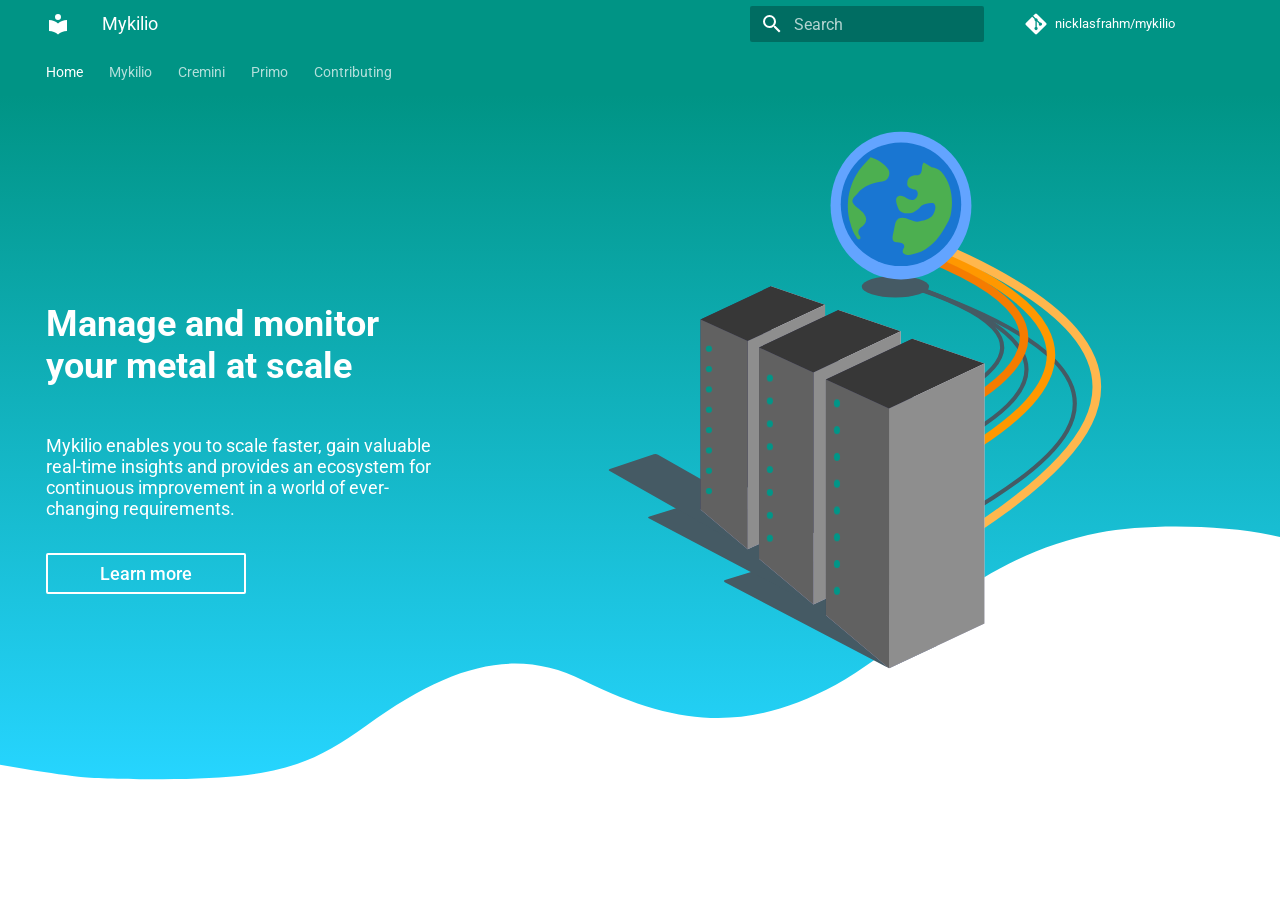
<file: index.html>
<!doctype html>
<html lang="en" class="no-js">
  <head>
    
      <meta charset="utf-8">
      <meta name="viewport" content="width=device-width,initial-scale=1">
      
      
      
      
        <link rel="canonical" href="https://mykil.io/index.html">
      
      <link rel="icon" href="assets/images/favicon.png">
      <meta name="generator" content="mkdocs-1.1.2, mkdocs-material-7.1.3">
    
    
      
        <title>Home - Mykilio</title>
      
    
    
      <link rel="stylesheet" href="assets/stylesheets/main.e35208c4.min.css">
      
        
        <link rel="stylesheet" href="assets/stylesheets/palette.ef6f36e2.min.css">
        
          
          
          <meta name="theme-color" content="#009485">
        
      
    
    
    
      
        
        <link rel="preconnect" href="https://fonts.gstatic.com" crossorigin>
        <link rel="stylesheet" href="https://fonts.googleapis.com/css?family=Roboto:300,400,400i,700%7CRoboto+Mono&display=fallback">
        <style>:root{--md-text-font-family:"Roboto";--md-code-font-family:"Roboto Mono"}</style>
      
    
    
    
      <link rel="stylesheet" href="assets/css/home.css">
    
    
      
    
    
  </head>
  
  
    
    
    
    
    
    <body dir="ltr" data-md-color-scheme="" data-md-color-primary="teal" data-md-color-accent="">
  
    
    <script>function __prefix(e){return new URL(".",location).pathname+"."+e}function __get(e,t=localStorage){return JSON.parse(t.getItem(__prefix(e)))}</script>
    
    <input class="md-toggle" data-md-toggle="drawer" type="checkbox" id="__drawer" autocomplete="off">
    <input class="md-toggle" data-md-toggle="search" type="checkbox" id="__search" autocomplete="off">
    <label class="md-overlay" for="__drawer"></label>
    <div data-md-component="skip">
      
    </div>
    <div data-md-component="announce">
      
    </div>
    
      <header class="md-header" data-md-component="header">
  <nav class="md-header__inner md-grid" aria-label="Header">
    <a href="." title="Mykilio" class="md-header__button md-logo" aria-label="Mykilio" data-md-component="logo">
      
  
  <svg xmlns="http://www.w3.org/2000/svg" viewBox="0 0 24 24"><path d="M12 8a3 3 0 0 0 3-3 3 3 0 0 0-3-3 3 3 0 0 0-3 3 3 3 0 0 0 3 3m0 3.54C9.64 9.35 6.5 8 3 8v11c3.5 0 6.64 1.35 9 3.54 2.36-2.19 5.5-3.54 9-3.54V8c-3.5 0-6.64 1.35-9 3.54z"/></svg>

    </a>
    <label class="md-header__button md-icon" for="__drawer">
      <svg xmlns="http://www.w3.org/2000/svg" viewBox="0 0 24 24"><path d="M3 6h18v2H3V6m0 5h18v2H3v-2m0 5h18v2H3v-2z"/></svg>
    </label>
    <div class="md-header__title" data-md-component="header-title">
      <div class="md-header__ellipsis">
        <div class="md-header__topic">
          <span class="md-ellipsis">
            Mykilio
          </span>
        </div>
        <div class="md-header__topic" data-md-component="header-topic">
          <span class="md-ellipsis">
            
              Home
            
          </span>
        </div>
      </div>
    </div>
    
    
    
      <label class="md-header__button md-icon" for="__search">
        <svg xmlns="http://www.w3.org/2000/svg" viewBox="0 0 24 24"><path d="M9.5 3A6.5 6.5 0 0 1 16 9.5c0 1.61-.59 3.09-1.56 4.23l.27.27h.79l5 5-1.5 1.5-5-5v-.79l-.27-.27A6.516 6.516 0 0 1 9.5 16 6.5 6.5 0 0 1 3 9.5 6.5 6.5 0 0 1 9.5 3m0 2C7 5 5 7 5 9.5S7 14 9.5 14 14 12 14 9.5 12 5 9.5 5z"/></svg>
      </label>
      
<div class="md-search" data-md-component="search" role="dialog">
  <label class="md-search__overlay" for="__search"></label>
  <div class="md-search__inner" role="search">
    <form class="md-search__form" name="search">
      <input type="text" class="md-search__input" name="query" aria-label="Search" placeholder="Search" autocapitalize="off" autocorrect="off" autocomplete="off" spellcheck="false" data-md-component="search-query" data-md-state="active" required>
      <label class="md-search__icon md-icon" for="__search">
        <svg xmlns="http://www.w3.org/2000/svg" viewBox="0 0 24 24"><path d="M9.5 3A6.5 6.5 0 0 1 16 9.5c0 1.61-.59 3.09-1.56 4.23l.27.27h.79l5 5-1.5 1.5-5-5v-.79l-.27-.27A6.516 6.516 0 0 1 9.5 16 6.5 6.5 0 0 1 3 9.5 6.5 6.5 0 0 1 9.5 3m0 2C7 5 5 7 5 9.5S7 14 9.5 14 14 12 14 9.5 12 5 9.5 5z"/></svg>
        <svg xmlns="http://www.w3.org/2000/svg" viewBox="0 0 24 24"><path d="M20 11v2H8l5.5 5.5-1.42 1.42L4.16 12l7.92-7.92L13.5 5.5 8 11h12z"/></svg>
      </label>
      <button type="reset" class="md-search__icon md-icon" aria-label="Clear" tabindex="-1">
        <svg xmlns="http://www.w3.org/2000/svg" viewBox="0 0 24 24"><path d="M19 6.41 17.59 5 12 10.59 6.41 5 5 6.41 10.59 12 5 17.59 6.41 19 12 13.41 17.59 19 19 17.59 13.41 12 19 6.41z"/></svg>
      </button>
    </form>
    <div class="md-search__output">
      <div class="md-search__scrollwrap" data-md-scrollfix>
        <div class="md-search-result" data-md-component="search-result">
          <div class="md-search-result__meta">
            Initializing search
          </div>
          <ol class="md-search-result__list"></ol>
        </div>
      </div>
    </div>
  </div>
</div>
    
    
      <div class="md-header__source">
        
<a href="https://github.com/nicklasfrahm/mykilio/" title="Go to repository" class="md-source" data-md-component="source">
  <div class="md-source__icon md-icon">
    
    <svg xmlns="http://www.w3.org/2000/svg" viewBox="0 0 448 512"><path d="M439.55 236.05 244 40.45a28.87 28.87 0 0 0-40.81 0l-40.66 40.63 51.52 51.52c27.06-9.14 52.68 16.77 43.39 43.68l49.66 49.66c34.23-11.8 61.18 31 35.47 56.69-26.49 26.49-70.21-2.87-56-37.34L240.22 199v121.85c25.3 12.54 22.26 41.85 9.08 55a34.34 34.34 0 0 1-48.55 0c-17.57-17.6-11.07-46.91 11.25-56v-123c-20.8-8.51-24.6-30.74-18.64-45L142.57 101 8.45 235.14a28.86 28.86 0 0 0 0 40.81l195.61 195.6a28.86 28.86 0 0 0 40.8 0l194.69-194.69a28.86 28.86 0 0 0 0-40.81z"/></svg>
  </div>
  <div class="md-source__repository">
    nicklasfrahm/mykilio
  </div>
</a>
      </div>
    
  </nav>
</header>
    
    <div class="md-container" data-md-component="container">
      
      
  
        
          
<nav class="md-tabs" aria-label="Tabs" data-md-component="tabs">
  <div class="md-tabs__inner md-grid">
    <ul class="md-tabs__list">
      
        
  
  
    
  


  <li class="md-tabs__item">
    <a href="index.html" class="md-tabs__link md-tabs__link--active">
      Home
    </a>
  </li>

      
        
  
  


  
  
  
    <li class="md-tabs__item">
      <a href="mykilio-overview.html" class="md-tabs__link">
        Mykilio
      </a>
    </li>
  

      
        
  
  


  
  
  
    <li class="md-tabs__item">
      <a href="cremini-overview.html" class="md-tabs__link">
        Cremini
      </a>
    </li>
  

      
        
  
  


  
  
  
    <li class="md-tabs__item">
      <a href="primo-overview.html" class="md-tabs__link">
        Primo
      </a>
    </li>
  

      
        
  
  


  <li class="md-tabs__item">
    <a href="contributing.html" class="md-tabs__link">
      Contributing
    </a>
  </li>

      
    </ul>
  </div>
</nav>
        
      
  <section class="home">
    <img class="home__background" src="assets/img/home-background.svg" draggable="false" />
    <div class="home__wrapper">
      <div class="home__main">
        <div class="home__content">
          <h1>Manage and monitor your metal at scale</h1>
          <p>
            Mykilio enables you to scale faster,
            gain valuable real-time insights and provides
            an ecosystem for continuous improvement in a
            world of ever-changing requirements.
          </p>
          <a href="/mykilio-overview.html" class="home__link">Learn more</a>
        </div>
        <img class="home__artwork" src="assets/img/home-artwork.svg" draggable="false" />
      </div>
    </div>
  </section>

      <main class="md-main" data-md-component="main">
        <div class="md-main__inner md-grid">
          
            
              
              <div class="md-sidebar md-sidebar--primary" data-md-component="sidebar" data-md-type="navigation" >
                <div class="md-sidebar__scrollwrap">
                  <div class="md-sidebar__inner">
                    

  


<nav class="md-nav md-nav--primary md-nav--lifted" aria-label="Navigation" data-md-level="0">
  <label class="md-nav__title" for="__drawer">
    <a href="." title="Mykilio" class="md-nav__button md-logo" aria-label="Mykilio" data-md-component="logo">
      
  
  <svg xmlns="http://www.w3.org/2000/svg" viewBox="0 0 24 24"><path d="M12 8a3 3 0 0 0 3-3 3 3 0 0 0-3-3 3 3 0 0 0-3 3 3 3 0 0 0 3 3m0 3.54C9.64 9.35 6.5 8 3 8v11c3.5 0 6.64 1.35 9 3.54 2.36-2.19 5.5-3.54 9-3.54V8c-3.5 0-6.64 1.35-9 3.54z"/></svg>

    </a>
    Mykilio
  </label>
  
    <div class="md-nav__source">
      
<a href="https://github.com/nicklasfrahm/mykilio/" title="Go to repository" class="md-source" data-md-component="source">
  <div class="md-source__icon md-icon">
    
    <svg xmlns="http://www.w3.org/2000/svg" viewBox="0 0 448 512"><path d="M439.55 236.05 244 40.45a28.87 28.87 0 0 0-40.81 0l-40.66 40.63 51.52 51.52c27.06-9.14 52.68 16.77 43.39 43.68l49.66 49.66c34.23-11.8 61.18 31 35.47 56.69-26.49 26.49-70.21-2.87-56-37.34L240.22 199v121.85c25.3 12.54 22.26 41.85 9.08 55a34.34 34.34 0 0 1-48.55 0c-17.57-17.6-11.07-46.91 11.25-56v-123c-20.8-8.51-24.6-30.74-18.64-45L142.57 101 8.45 235.14a28.86 28.86 0 0 0 0 40.81l195.61 195.6a28.86 28.86 0 0 0 40.8 0l194.69-194.69a28.86 28.86 0 0 0 0-40.81z"/></svg>
  </div>
  <div class="md-source__repository">
    nicklasfrahm/mykilio
  </div>
</a>
    </div>
  
  <ul class="md-nav__list" data-md-scrollfix>
    
      
      
      

  
  
    
  
  
    <li class="md-nav__item md-nav__item--active">
      
      <input class="md-nav__toggle md-toggle" data-md-toggle="toc" type="checkbox" id="__toc">
      
      
      
      <a href="index.html" class="md-nav__link md-nav__link--active">
        Home
      </a>
      
    </li>
  

    
      
      
      

  
  
  
    
    <li class="md-nav__item md-nav__item--nested">
      
      
        <input class="md-nav__toggle md-toggle" data-md-toggle="__nav_2" type="checkbox" id="__nav_2" >
      
      <label class="md-nav__link" for="__nav_2">
        Mykilio
        <span class="md-nav__icon md-icon"></span>
      </label>
      <nav class="md-nav" aria-label="Mykilio" data-md-level="1">
        <label class="md-nav__title" for="__nav_2">
          <span class="md-nav__icon md-icon"></span>
          Mykilio
        </label>
        <ul class="md-nav__list" data-md-scrollfix>
          
            
  
  
  
    <li class="md-nav__item">
      <a href="mykilio-overview.html" class="md-nav__link">
        Overview
      </a>
    </li>
  

          
            
  
  
  
    <li class="md-nav__item">
      <a href="mykilio-architecture.html" class="md-nav__link">
        Architecture
      </a>
    </li>
  

          
            
  
  
  
    <li class="md-nav__item">
      <a href="mykilio-resource-properties.html" class="md-nav__link">
        Resource properties
      </a>
    </li>
  

          
            
  
  
  
    <li class="md-nav__item">
      <a href="mykilio-core-api.html" class="md-nav__link">
        Core API
      </a>
    </li>
  

          
            
  
  
  
    <li class="md-nav__item">
      <a href="mykilio-baremetal-api.html" class="md-nav__link">
        Baremetal API
      </a>
    </li>
  

          
            
  
  
  
    <li class="md-nav__item">
      <a href="mykilio-miscellaneous.html" class="md-nav__link">
        Miscellaneous
      </a>
    </li>
  

          
        </ul>
      </nav>
    </li>
  

    
      
      
      

  
  
  
    
    <li class="md-nav__item md-nav__item--nested">
      
      
        <input class="md-nav__toggle md-toggle" data-md-toggle="__nav_3" type="checkbox" id="__nav_3" >
      
      <label class="md-nav__link" for="__nav_3">
        Cremini
        <span class="md-nav__icon md-icon"></span>
      </label>
      <nav class="md-nav" aria-label="Cremini" data-md-level="1">
        <label class="md-nav__title" for="__nav_3">
          <span class="md-nav__icon md-icon"></span>
          Cremini
        </label>
        <ul class="md-nav__list" data-md-scrollfix>
          
            
  
  
  
    <li class="md-nav__item">
      <a href="cremini-overview.html" class="md-nav__link">
        Overview
      </a>
    </li>
  

          
            
  
  
  
    <li class="md-nav__item">
      <a href="cremini-management-bus-interface.html" class="md-nav__link">
        Management bus interface
      </a>
    </li>
  

          
            
  
  
  
    <li class="md-nav__item">
      <a href="cremini-blade-atmega328p.html" class="md-nav__link">
        Blade (ATmega328P)
      </a>
    </li>
  

          
        </ul>
      </nav>
    </li>
  

    
      
      
      

  
  
  
    
    <li class="md-nav__item md-nav__item--nested">
      
      
        <input class="md-nav__toggle md-toggle" data-md-toggle="__nav_4" type="checkbox" id="__nav_4" >
      
      <label class="md-nav__link" for="__nav_4">
        Primo
        <span class="md-nav__icon md-icon"></span>
      </label>
      <nav class="md-nav" aria-label="Primo" data-md-level="1">
        <label class="md-nav__title" for="__nav_4">
          <span class="md-nav__icon md-icon"></span>
          Primo
        </label>
        <ul class="md-nav__list" data-md-scrollfix>
          
            
  
  
  
    <li class="md-nav__item">
      <a href="primo-overview.html" class="md-nav__link">
        Overview
      </a>
    </li>
  

          
        </ul>
      </nav>
    </li>
  

    
      
      
      

  
  
  
    <li class="md-nav__item">
      <a href="contributing.html" class="md-nav__link">
        Contributing
      </a>
    </li>
  

    
  </ul>
</nav>
                  </div>
                </div>
              </div>
            
            
          
          <div class="md-content" data-md-component="content">
            <article class="md-content__inner md-typeset">
              
              
                


              
            </article>
          </div>
        </div>
        
          <a href="#" class="md-top md-icon" data-md-component="top" data-md-state="hidden">
            <svg xmlns="http://www.w3.org/2000/svg" viewBox="0 0 24 24"><path d="M13 20h-2V8l-5.5 5.5-1.42-1.42L12 4.16l7.92 7.92-1.42 1.42L13 8v12z"/></svg>
          </a>
        
      </main>
      
    </div>
    <div class="md-dialog" data-md-component="dialog">
      <div class="md-dialog__inner md-typeset"></div>
    </div>
    <script id="__config" type="application/json">{"base": ".", "features": ["navigation.instant", "navigation.tabs", "navigation.top"], "translations": {"clipboard.copy": "Copy to clipboard", "clipboard.copied": "Copied to clipboard", "search.config.lang": "en", "search.config.pipeline": "trimmer, stopWordFilter", "search.config.separator": "[\\s\\-]+", "search.placeholder": "Search", "search.result.placeholder": "Type to start searching", "search.result.none": "No matching documents", "search.result.one": "1 matching document", "search.result.other": "# matching documents", "search.result.more.one": "1 more on this page", "search.result.more.other": "# more on this page", "search.result.term.missing": "Missing"}, "search": "assets/javascripts/workers/search.fe42c31b.min.js", "version": null}</script>
    
    
      <script src="assets/javascripts/bundle.4ea5477f.min.js"></script>
      
    
  </body>
</html>
</file>
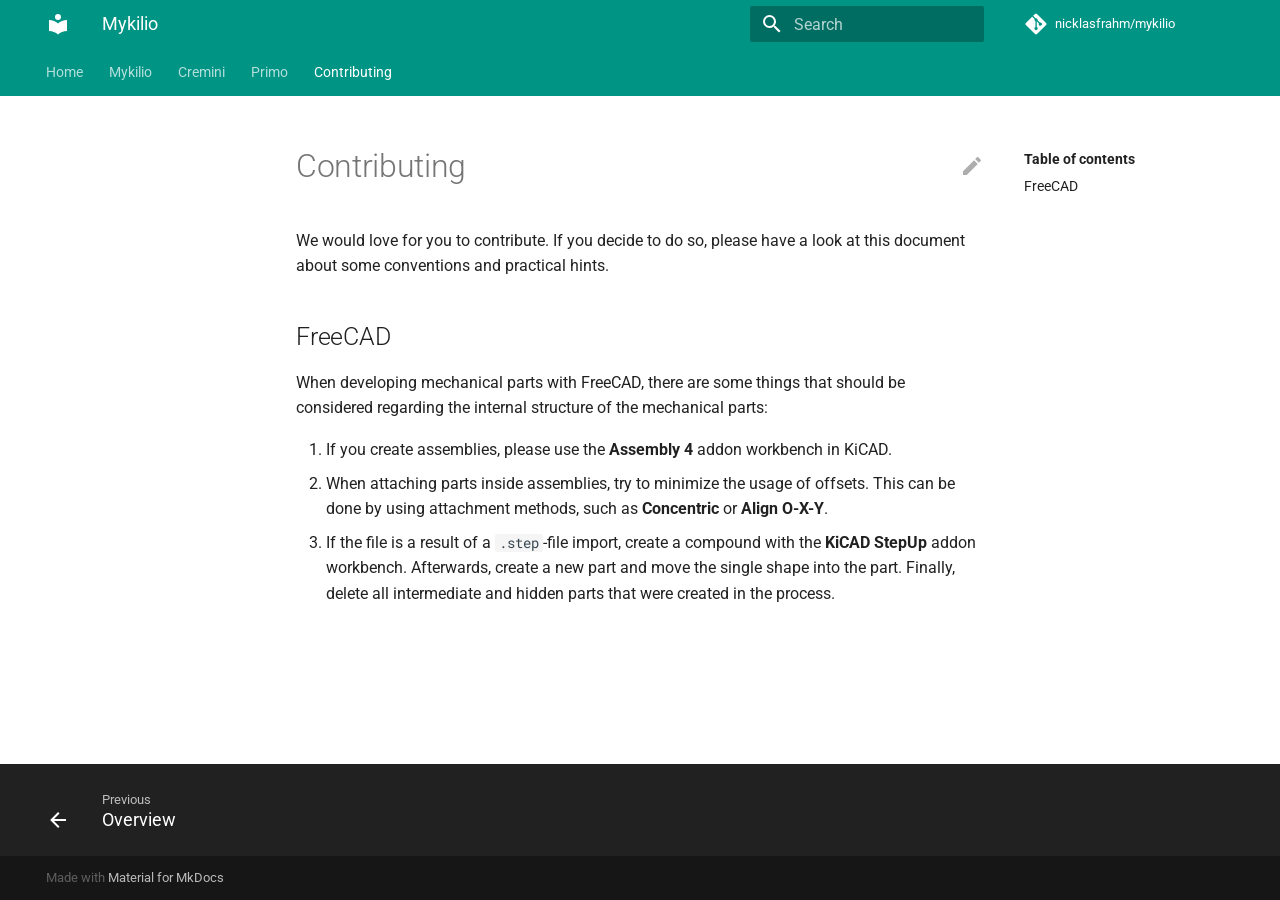
<file: contributing.html>
<!doctype html>
<html lang="en" class="no-js">
  <head>
    
      <meta charset="utf-8">
      <meta name="viewport" content="width=device-width,initial-scale=1">
      
      
      
      
        <link rel="canonical" href="https://mykil.io/contributing.html">
      
      <link rel="icon" href="assets/images/favicon.png">
      <meta name="generator" content="mkdocs-1.1.2, mkdocs-material-7.1.3">
    
    
      
        <title>Contributing - Mykilio</title>
      
    
    
      <link rel="stylesheet" href="assets/stylesheets/main.e35208c4.min.css">
      
        
        <link rel="stylesheet" href="assets/stylesheets/palette.ef6f36e2.min.css">
        
          
          
          <meta name="theme-color" content="#009485">
        
      
    
    
    
      
        
        <link rel="preconnect" href="https://fonts.gstatic.com" crossorigin>
        <link rel="stylesheet" href="https://fonts.googleapis.com/css?family=Roboto:300,400,400i,700%7CRoboto+Mono&display=fallback">
        <style>:root{--md-text-font-family:"Roboto";--md-code-font-family:"Roboto Mono"}</style>
      
    
    
    
      <link rel="stylesheet" href="assets/css/home.css">
    
    
      
    
    
  </head>
  
  
    
    
    
    
    
    <body dir="ltr" data-md-color-scheme="" data-md-color-primary="teal" data-md-color-accent="">
  
    
    <script>function __prefix(e){return new URL(".",location).pathname+"."+e}function __get(e,t=localStorage){return JSON.parse(t.getItem(__prefix(e)))}</script>
    
    <input class="md-toggle" data-md-toggle="drawer" type="checkbox" id="__drawer" autocomplete="off">
    <input class="md-toggle" data-md-toggle="search" type="checkbox" id="__search" autocomplete="off">
    <label class="md-overlay" for="__drawer"></label>
    <div data-md-component="skip">
      
        
        <a href="#contributing" class="md-skip">
          Skip to content
        </a>
      
    </div>
    <div data-md-component="announce">
      
    </div>
    
      <header class="md-header" data-md-component="header">
  <nav class="md-header__inner md-grid" aria-label="Header">
    <a href="." title="Mykilio" class="md-header__button md-logo" aria-label="Mykilio" data-md-component="logo">
      
  
  <svg xmlns="http://www.w3.org/2000/svg" viewBox="0 0 24 24"><path d="M12 8a3 3 0 0 0 3-3 3 3 0 0 0-3-3 3 3 0 0 0-3 3 3 3 0 0 0 3 3m0 3.54C9.64 9.35 6.5 8 3 8v11c3.5 0 6.64 1.35 9 3.54 2.36-2.19 5.5-3.54 9-3.54V8c-3.5 0-6.64 1.35-9 3.54z"/></svg>

    </a>
    <label class="md-header__button md-icon" for="__drawer">
      <svg xmlns="http://www.w3.org/2000/svg" viewBox="0 0 24 24"><path d="M3 6h18v2H3V6m0 5h18v2H3v-2m0 5h18v2H3v-2z"/></svg>
    </label>
    <div class="md-header__title" data-md-component="header-title">
      <div class="md-header__ellipsis">
        <div class="md-header__topic">
          <span class="md-ellipsis">
            Mykilio
          </span>
        </div>
        <div class="md-header__topic" data-md-component="header-topic">
          <span class="md-ellipsis">
            
              Contributing
            
          </span>
        </div>
      </div>
    </div>
    
    
    
      <label class="md-header__button md-icon" for="__search">
        <svg xmlns="http://www.w3.org/2000/svg" viewBox="0 0 24 24"><path d="M9.5 3A6.5 6.5 0 0 1 16 9.5c0 1.61-.59 3.09-1.56 4.23l.27.27h.79l5 5-1.5 1.5-5-5v-.79l-.27-.27A6.516 6.516 0 0 1 9.5 16 6.5 6.5 0 0 1 3 9.5 6.5 6.5 0 0 1 9.5 3m0 2C7 5 5 7 5 9.5S7 14 9.5 14 14 12 14 9.5 12 5 9.5 5z"/></svg>
      </label>
      
<div class="md-search" data-md-component="search" role="dialog">
  <label class="md-search__overlay" for="__search"></label>
  <div class="md-search__inner" role="search">
    <form class="md-search__form" name="search">
      <input type="text" class="md-search__input" name="query" aria-label="Search" placeholder="Search" autocapitalize="off" autocorrect="off" autocomplete="off" spellcheck="false" data-md-component="search-query" data-md-state="active" required>
      <label class="md-search__icon md-icon" for="__search">
        <svg xmlns="http://www.w3.org/2000/svg" viewBox="0 0 24 24"><path d="M9.5 3A6.5 6.5 0 0 1 16 9.5c0 1.61-.59 3.09-1.56 4.23l.27.27h.79l5 5-1.5 1.5-5-5v-.79l-.27-.27A6.516 6.516 0 0 1 9.5 16 6.5 6.5 0 0 1 3 9.5 6.5 6.5 0 0 1 9.5 3m0 2C7 5 5 7 5 9.5S7 14 9.5 14 14 12 14 9.5 12 5 9.5 5z"/></svg>
        <svg xmlns="http://www.w3.org/2000/svg" viewBox="0 0 24 24"><path d="M20 11v2H8l5.5 5.5-1.42 1.42L4.16 12l7.92-7.92L13.5 5.5 8 11h12z"/></svg>
      </label>
      <button type="reset" class="md-search__icon md-icon" aria-label="Clear" tabindex="-1">
        <svg xmlns="http://www.w3.org/2000/svg" viewBox="0 0 24 24"><path d="M19 6.41 17.59 5 12 10.59 6.41 5 5 6.41 10.59 12 5 17.59 6.41 19 12 13.41 17.59 19 19 17.59 13.41 12 19 6.41z"/></svg>
      </button>
    </form>
    <div class="md-search__output">
      <div class="md-search__scrollwrap" data-md-scrollfix>
        <div class="md-search-result" data-md-component="search-result">
          <div class="md-search-result__meta">
            Initializing search
          </div>
          <ol class="md-search-result__list"></ol>
        </div>
      </div>
    </div>
  </div>
</div>
    
    
      <div class="md-header__source">
        
<a href="https://github.com/nicklasfrahm/mykilio/" title="Go to repository" class="md-source" data-md-component="source">
  <div class="md-source__icon md-icon">
    
    <svg xmlns="http://www.w3.org/2000/svg" viewBox="0 0 448 512"><path d="M439.55 236.05 244 40.45a28.87 28.87 0 0 0-40.81 0l-40.66 40.63 51.52 51.52c27.06-9.14 52.68 16.77 43.39 43.68l49.66 49.66c34.23-11.8 61.18 31 35.47 56.69-26.49 26.49-70.21-2.87-56-37.34L240.22 199v121.85c25.3 12.54 22.26 41.85 9.08 55a34.34 34.34 0 0 1-48.55 0c-17.57-17.6-11.07-46.91 11.25-56v-123c-20.8-8.51-24.6-30.74-18.64-45L142.57 101 8.45 235.14a28.86 28.86 0 0 0 0 40.81l195.61 195.6a28.86 28.86 0 0 0 40.8 0l194.69-194.69a28.86 28.86 0 0 0 0-40.81z"/></svg>
  </div>
  <div class="md-source__repository">
    nicklasfrahm/mykilio
  </div>
</a>
      </div>
    
  </nav>
</header>
    
    <div class="md-container" data-md-component="container">
      
      
        
          
<nav class="md-tabs" aria-label="Tabs" data-md-component="tabs">
  <div class="md-tabs__inner md-grid">
    <ul class="md-tabs__list">
      
        
  
  


  <li class="md-tabs__item">
    <a href="index.html" class="md-tabs__link">
      Home
    </a>
  </li>

      
        
  
  


  
  
  
    <li class="md-tabs__item">
      <a href="mykilio-overview.html" class="md-tabs__link">
        Mykilio
      </a>
    </li>
  

      
        
  
  


  
  
  
    <li class="md-tabs__item">
      <a href="cremini-overview.html" class="md-tabs__link">
        Cremini
      </a>
    </li>
  

      
        
  
  


  
  
  
    <li class="md-tabs__item">
      <a href="primo-overview.html" class="md-tabs__link">
        Primo
      </a>
    </li>
  

      
        
  
  
    
  


  <li class="md-tabs__item">
    <a href="contributing.html" class="md-tabs__link md-tabs__link--active">
      Contributing
    </a>
  </li>

      
    </ul>
  </div>
</nav>
        
      
      <main class="md-main" data-md-component="main">
        <div class="md-main__inner md-grid">
          
            
              
              <div class="md-sidebar md-sidebar--primary" data-md-component="sidebar" data-md-type="navigation" >
                <div class="md-sidebar__scrollwrap">
                  <div class="md-sidebar__inner">
                    

  


<nav class="md-nav md-nav--primary md-nav--lifted" aria-label="Navigation" data-md-level="0">
  <label class="md-nav__title" for="__drawer">
    <a href="." title="Mykilio" class="md-nav__button md-logo" aria-label="Mykilio" data-md-component="logo">
      
  
  <svg xmlns="http://www.w3.org/2000/svg" viewBox="0 0 24 24"><path d="M12 8a3 3 0 0 0 3-3 3 3 0 0 0-3-3 3 3 0 0 0-3 3 3 3 0 0 0 3 3m0 3.54C9.64 9.35 6.5 8 3 8v11c3.5 0 6.64 1.35 9 3.54 2.36-2.19 5.5-3.54 9-3.54V8c-3.5 0-6.64 1.35-9 3.54z"/></svg>

    </a>
    Mykilio
  </label>
  
    <div class="md-nav__source">
      
<a href="https://github.com/nicklasfrahm/mykilio/" title="Go to repository" class="md-source" data-md-component="source">
  <div class="md-source__icon md-icon">
    
    <svg xmlns="http://www.w3.org/2000/svg" viewBox="0 0 448 512"><path d="M439.55 236.05 244 40.45a28.87 28.87 0 0 0-40.81 0l-40.66 40.63 51.52 51.52c27.06-9.14 52.68 16.77 43.39 43.68l49.66 49.66c34.23-11.8 61.18 31 35.47 56.69-26.49 26.49-70.21-2.87-56-37.34L240.22 199v121.85c25.3 12.54 22.26 41.85 9.08 55a34.34 34.34 0 0 1-48.55 0c-17.57-17.6-11.07-46.91 11.25-56v-123c-20.8-8.51-24.6-30.74-18.64-45L142.57 101 8.45 235.14a28.86 28.86 0 0 0 0 40.81l195.61 195.6a28.86 28.86 0 0 0 40.8 0l194.69-194.69a28.86 28.86 0 0 0 0-40.81z"/></svg>
  </div>
  <div class="md-source__repository">
    nicklasfrahm/mykilio
  </div>
</a>
    </div>
  
  <ul class="md-nav__list" data-md-scrollfix>
    
      
      
      

  
  
  
    <li class="md-nav__item">
      <a href="index.html" class="md-nav__link">
        Home
      </a>
    </li>
  

    
      
      
      

  
  
  
    
    <li class="md-nav__item md-nav__item--nested">
      
      
        <input class="md-nav__toggle md-toggle" data-md-toggle="__nav_2" type="checkbox" id="__nav_2" >
      
      <label class="md-nav__link" for="__nav_2">
        Mykilio
        <span class="md-nav__icon md-icon"></span>
      </label>
      <nav class="md-nav" aria-label="Mykilio" data-md-level="1">
        <label class="md-nav__title" for="__nav_2">
          <span class="md-nav__icon md-icon"></span>
          Mykilio
        </label>
        <ul class="md-nav__list" data-md-scrollfix>
          
            
  
  
  
    <li class="md-nav__item">
      <a href="mykilio-overview.html" class="md-nav__link">
        Overview
      </a>
    </li>
  

          
            
  
  
  
    <li class="md-nav__item">
      <a href="mykilio-architecture.html" class="md-nav__link">
        Architecture
      </a>
    </li>
  

          
            
  
  
  
    <li class="md-nav__item">
      <a href="mykilio-resource-properties.html" class="md-nav__link">
        Resource properties
      </a>
    </li>
  

          
            
  
  
  
    <li class="md-nav__item">
      <a href="mykilio-core-api.html" class="md-nav__link">
        Core API
      </a>
    </li>
  

          
            
  
  
  
    <li class="md-nav__item">
      <a href="mykilio-baremetal-api.html" class="md-nav__link">
        Baremetal API
      </a>
    </li>
  

          
            
  
  
  
    <li class="md-nav__item">
      <a href="mykilio-miscellaneous.html" class="md-nav__link">
        Miscellaneous
      </a>
    </li>
  

          
        </ul>
      </nav>
    </li>
  

    
      
      
      

  
  
  
    
    <li class="md-nav__item md-nav__item--nested">
      
      
        <input class="md-nav__toggle md-toggle" data-md-toggle="__nav_3" type="checkbox" id="__nav_3" >
      
      <label class="md-nav__link" for="__nav_3">
        Cremini
        <span class="md-nav__icon md-icon"></span>
      </label>
      <nav class="md-nav" aria-label="Cremini" data-md-level="1">
        <label class="md-nav__title" for="__nav_3">
          <span class="md-nav__icon md-icon"></span>
          Cremini
        </label>
        <ul class="md-nav__list" data-md-scrollfix>
          
            
  
  
  
    <li class="md-nav__item">
      <a href="cremini-overview.html" class="md-nav__link">
        Overview
      </a>
    </li>
  

          
            
  
  
  
    <li class="md-nav__item">
      <a href="cremini-management-bus-interface.html" class="md-nav__link">
        Management bus interface
      </a>
    </li>
  

          
            
  
  
  
    <li class="md-nav__item">
      <a href="cremini-blade-atmega328p.html" class="md-nav__link">
        Blade (ATmega328P)
      </a>
    </li>
  

          
        </ul>
      </nav>
    </li>
  

    
      
      
      

  
  
  
    
    <li class="md-nav__item md-nav__item--nested">
      
      
        <input class="md-nav__toggle md-toggle" data-md-toggle="__nav_4" type="checkbox" id="__nav_4" >
      
      <label class="md-nav__link" for="__nav_4">
        Primo
        <span class="md-nav__icon md-icon"></span>
      </label>
      <nav class="md-nav" aria-label="Primo" data-md-level="1">
        <label class="md-nav__title" for="__nav_4">
          <span class="md-nav__icon md-icon"></span>
          Primo
        </label>
        <ul class="md-nav__list" data-md-scrollfix>
          
            
  
  
  
    <li class="md-nav__item">
      <a href="primo-overview.html" class="md-nav__link">
        Overview
      </a>
    </li>
  

          
        </ul>
      </nav>
    </li>
  

    
      
      
      

  
  
    
  
  
    <li class="md-nav__item md-nav__item--active">
      
      <input class="md-nav__toggle md-toggle" data-md-toggle="toc" type="checkbox" id="__toc">
      
      
        
      
      
        <label class="md-nav__link md-nav__link--active" for="__toc">
          Contributing
          <span class="md-nav__icon md-icon"></span>
        </label>
      
      <a href="contributing.html" class="md-nav__link md-nav__link--active">
        Contributing
      </a>
      
        
<nav class="md-nav md-nav--secondary" aria-label="Table of contents">
  
  
  
    
  
  
    <label class="md-nav__title" for="__toc">
      <span class="md-nav__icon md-icon"></span>
      Table of contents
    </label>
    <ul class="md-nav__list" data-md-component="toc" data-md-scrollfix>
      
        <li class="md-nav__item">
  <a href="#freecad" class="md-nav__link">
    FreeCAD
  </a>
  
</li>
      
    </ul>
  
</nav>
      
    </li>
  

    
  </ul>
</nav>
                  </div>
                </div>
              </div>
            
            
              
              <div class="md-sidebar md-sidebar--secondary" data-md-component="sidebar" data-md-type="toc" >
                <div class="md-sidebar__scrollwrap">
                  <div class="md-sidebar__inner">
                    
<nav class="md-nav md-nav--secondary" aria-label="Table of contents">
  
  
  
    
  
  
    <label class="md-nav__title" for="__toc">
      <span class="md-nav__icon md-icon"></span>
      Table of contents
    </label>
    <ul class="md-nav__list" data-md-component="toc" data-md-scrollfix>
      
        <li class="md-nav__item">
  <a href="#freecad" class="md-nav__link">
    FreeCAD
  </a>
  
</li>
      
    </ul>
  
</nav>
                  </div>
                </div>
              </div>
            
          
          <div class="md-content" data-md-component="content">
            <article class="md-content__inner md-typeset">
              
                
                  <a href="https://github.com/nicklasfrahm/mykilio/edit/main/docs/contributing.md" title="Edit this page" class="md-content__button md-icon">
                    <svg xmlns="http://www.w3.org/2000/svg" viewBox="0 0 24 24"><path d="M20.71 7.04c.39-.39.39-1.04 0-1.41l-2.34-2.34c-.37-.39-1.02-.39-1.41 0l-1.84 1.83 3.75 3.75M3 17.25V21h3.75L17.81 9.93l-3.75-3.75L3 17.25z"/></svg>
                  </a>
                
                
                <h1 id="contributing">Contributing<a class="headerlink" href="#contributing" title="Permanent link">&para;</a></h1>
<p>We would love for you to contribute. If you decide to do so, please have a look at this document about some conventions and practical hints.</p>
<h2 id="freecad">FreeCAD<a class="headerlink" href="#freecad" title="Permanent link">&para;</a></h2>
<p>When developing mechanical parts with FreeCAD, there are some things that should be considered regarding the internal structure of the mechanical parts:</p>
<ol>
<li>If you create assemblies, please use the <strong>Assembly 4</strong> addon workbench in KiCAD.</li>
<li>When attaching parts inside assemblies, try to minimize the usage of offsets. This can be done by using attachment methods, such as <strong>Concentric</strong> or <strong>Align O-X-Y</strong>.</li>
<li>If the file is a result of a <code>.step</code>-file import, create a compound with the <strong>KiCAD StepUp</strong> addon workbench. Afterwards, create a new part and move the single shape into the part. Finally, delete all intermediate and hidden parts that were created in the process.</li>
</ol>
                
              
              
                


              
            </article>
          </div>
        </div>
        
          <a href="#" class="md-top md-icon" data-md-component="top" data-md-state="hidden">
            <svg xmlns="http://www.w3.org/2000/svg" viewBox="0 0 24 24"><path d="M13 20h-2V8l-5.5 5.5-1.42-1.42L12 4.16l7.92 7.92-1.42 1.42L13 8v12z"/></svg>
          </a>
        
      </main>
      
        
<footer class="md-footer">
  
    <nav class="md-footer__inner md-grid" aria-label="Footer">
      
        <a href="primo-overview.html" class="md-footer__link md-footer__link--prev" rel="prev">
          <div class="md-footer__button md-icon">
            <svg xmlns="http://www.w3.org/2000/svg" viewBox="0 0 24 24"><path d="M20 11v2H8l5.5 5.5-1.42 1.42L4.16 12l7.92-7.92L13.5 5.5 8 11h12z"/></svg>
          </div>
          <div class="md-footer__title">
            <div class="md-ellipsis">
              <span class="md-footer__direction">
                Previous
              </span>
              Overview
            </div>
          </div>
        </a>
      
      
    </nav>
  
  <div class="md-footer-meta md-typeset">
    <div class="md-footer-meta__inner md-grid">
      <div class="md-footer-copyright">
        
        Made with
        <a href="https://squidfunk.github.io/mkdocs-material/" target="_blank" rel="noopener">
          Material for MkDocs
        </a>
        
      </div>
      
    </div>
  </div>
</footer>
      
    </div>
    <div class="md-dialog" data-md-component="dialog">
      <div class="md-dialog__inner md-typeset"></div>
    </div>
    <script id="__config" type="application/json">{"base": ".", "features": ["navigation.instant", "navigation.tabs", "navigation.top"], "translations": {"clipboard.copy": "Copy to clipboard", "clipboard.copied": "Copied to clipboard", "search.config.lang": "en", "search.config.pipeline": "trimmer, stopWordFilter", "search.config.separator": "[\\s\\-]+", "search.placeholder": "Search", "search.result.placeholder": "Type to start searching", "search.result.none": "No matching documents", "search.result.one": "1 matching document", "search.result.other": "# matching documents", "search.result.more.one": "1 more on this page", "search.result.more.other": "# more on this page", "search.result.term.missing": "Missing"}, "search": "assets/javascripts/workers/search.fe42c31b.min.js", "version": null}</script>
    
    
      <script src="assets/javascripts/bundle.4ea5477f.min.js"></script>
      
    
  </body>
</html>
</file>
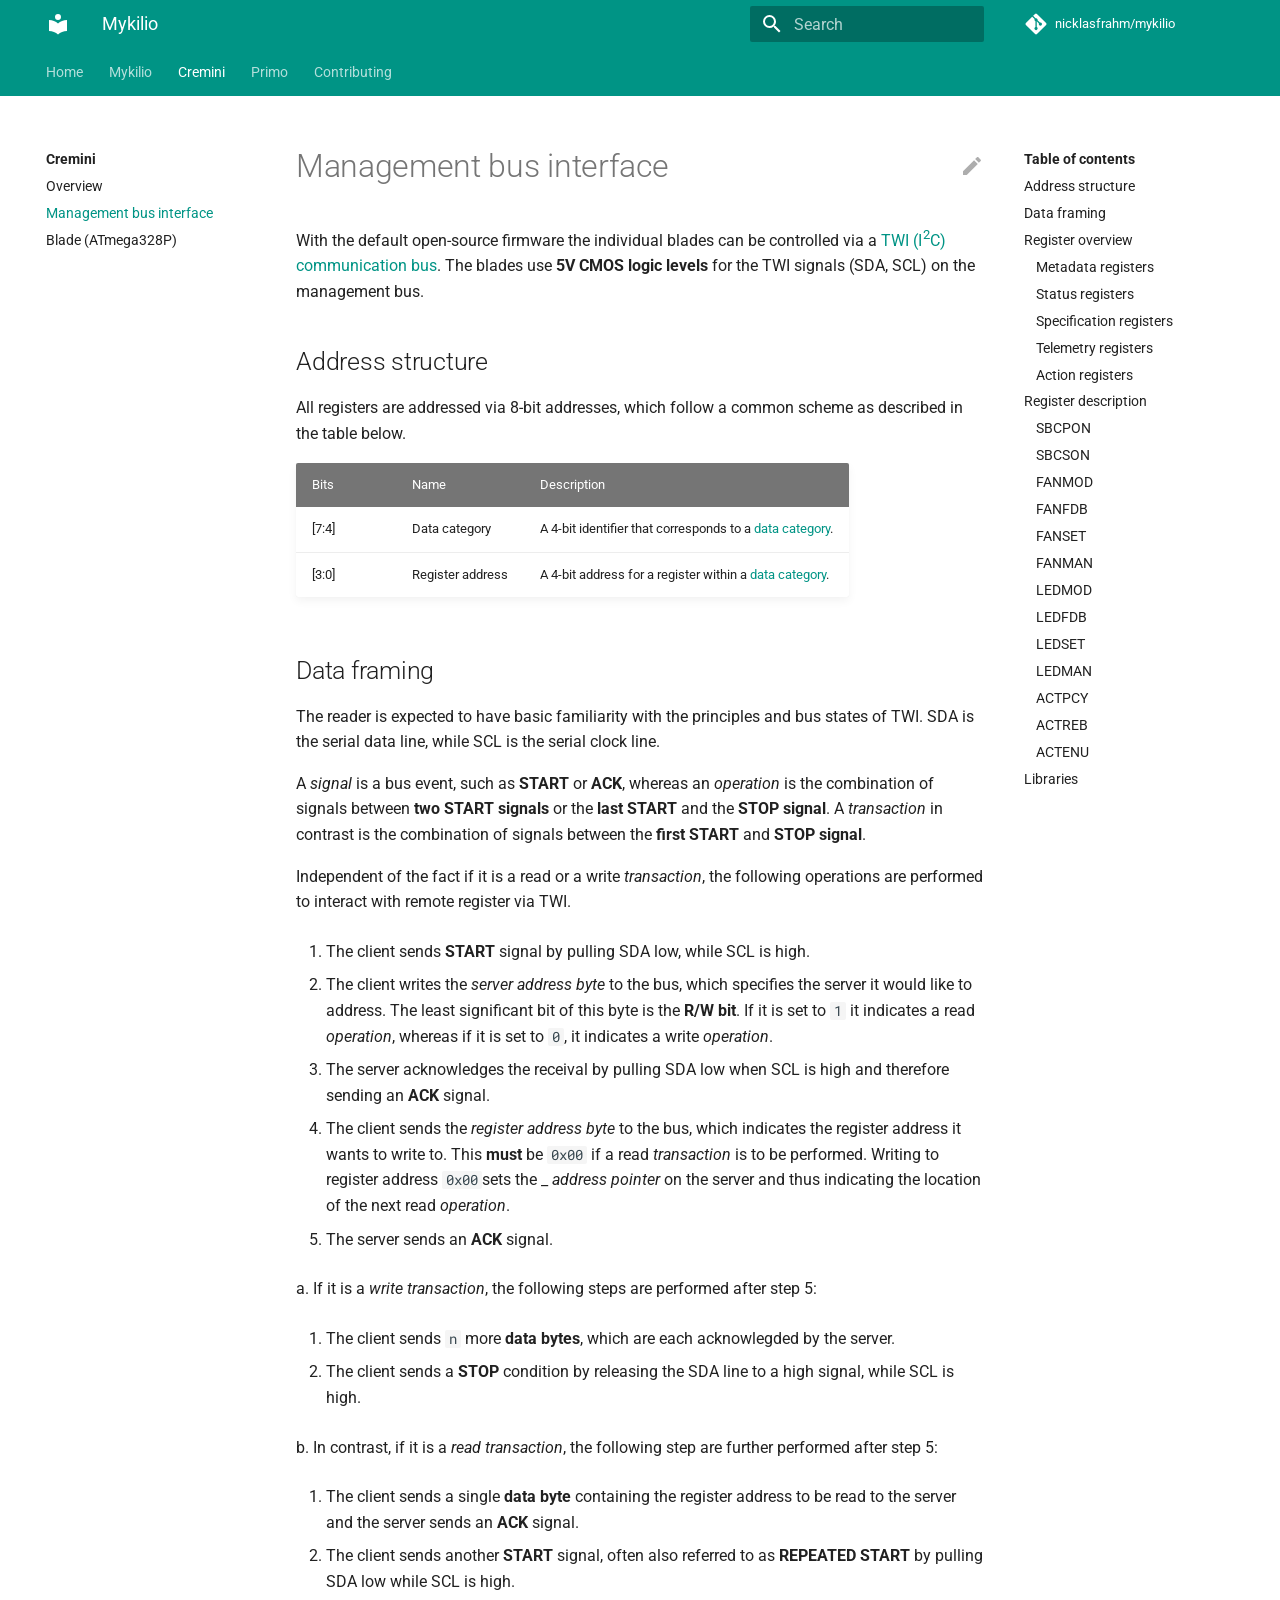
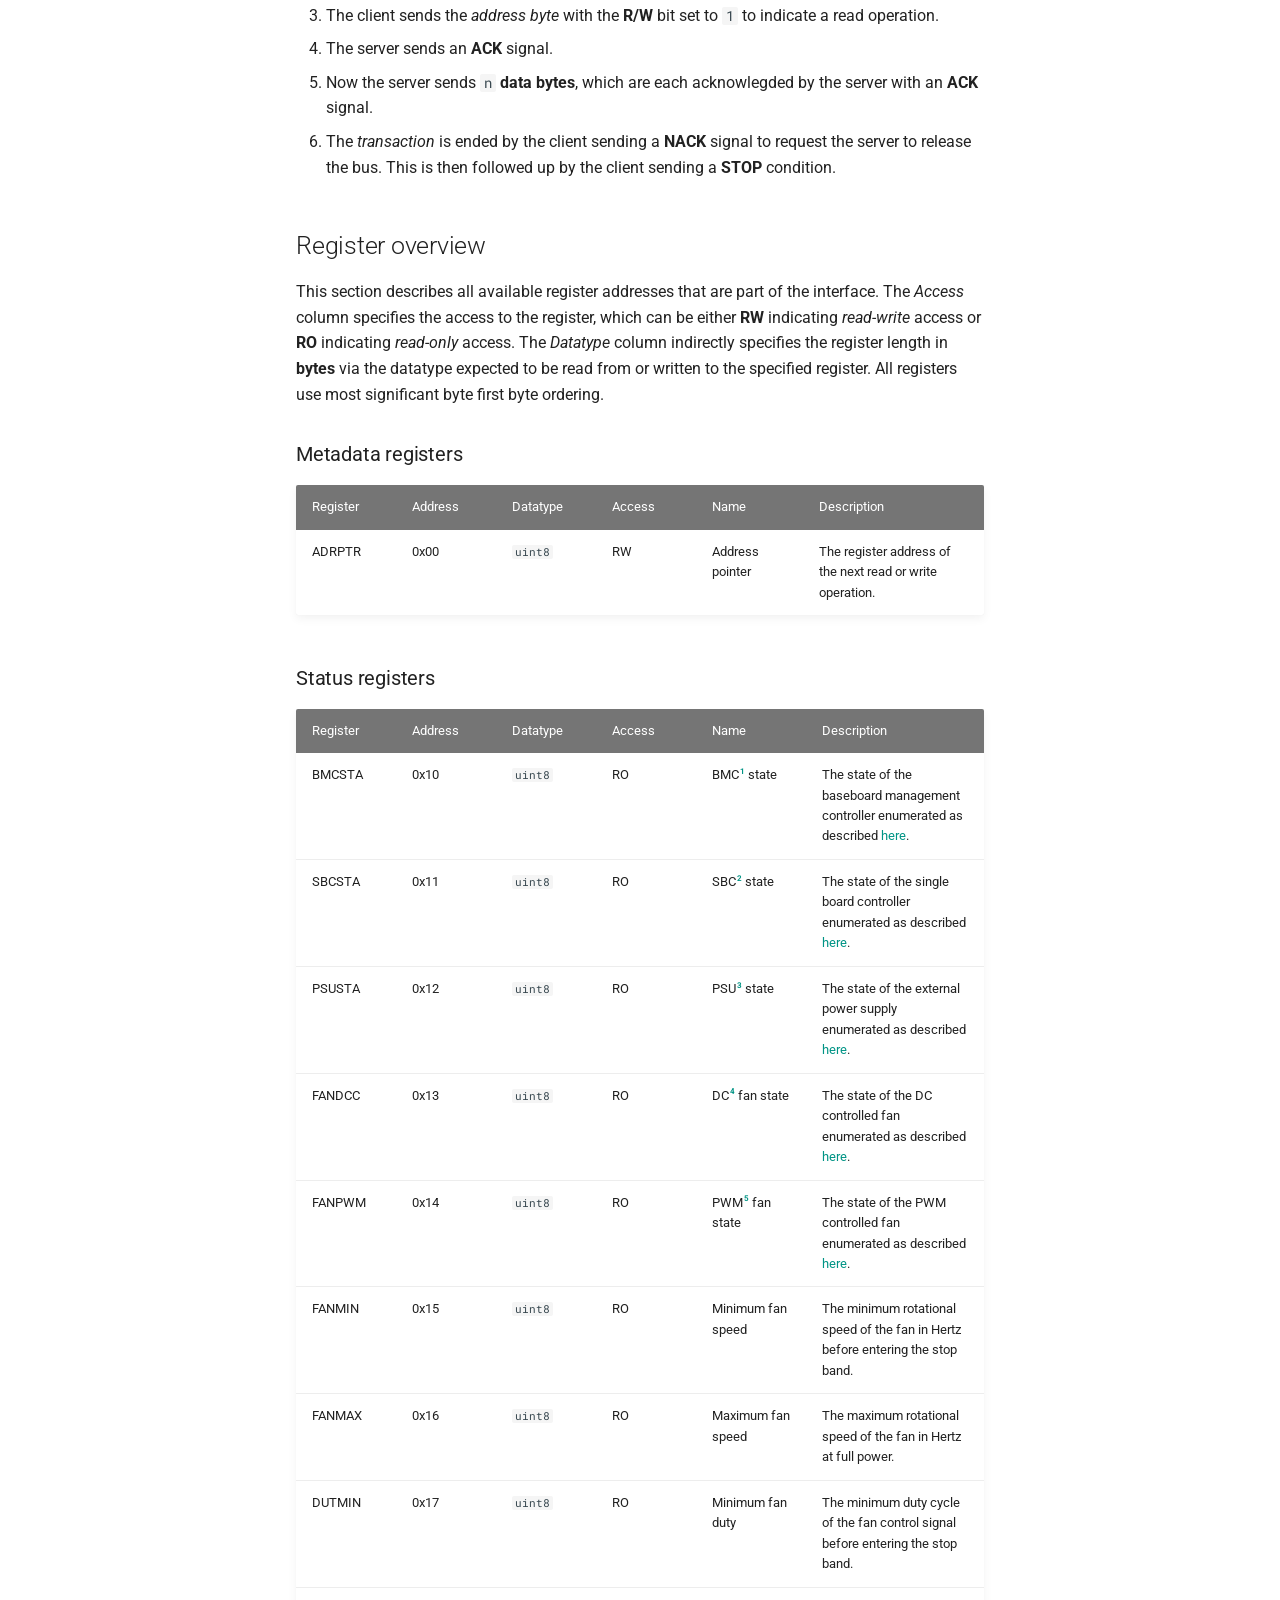
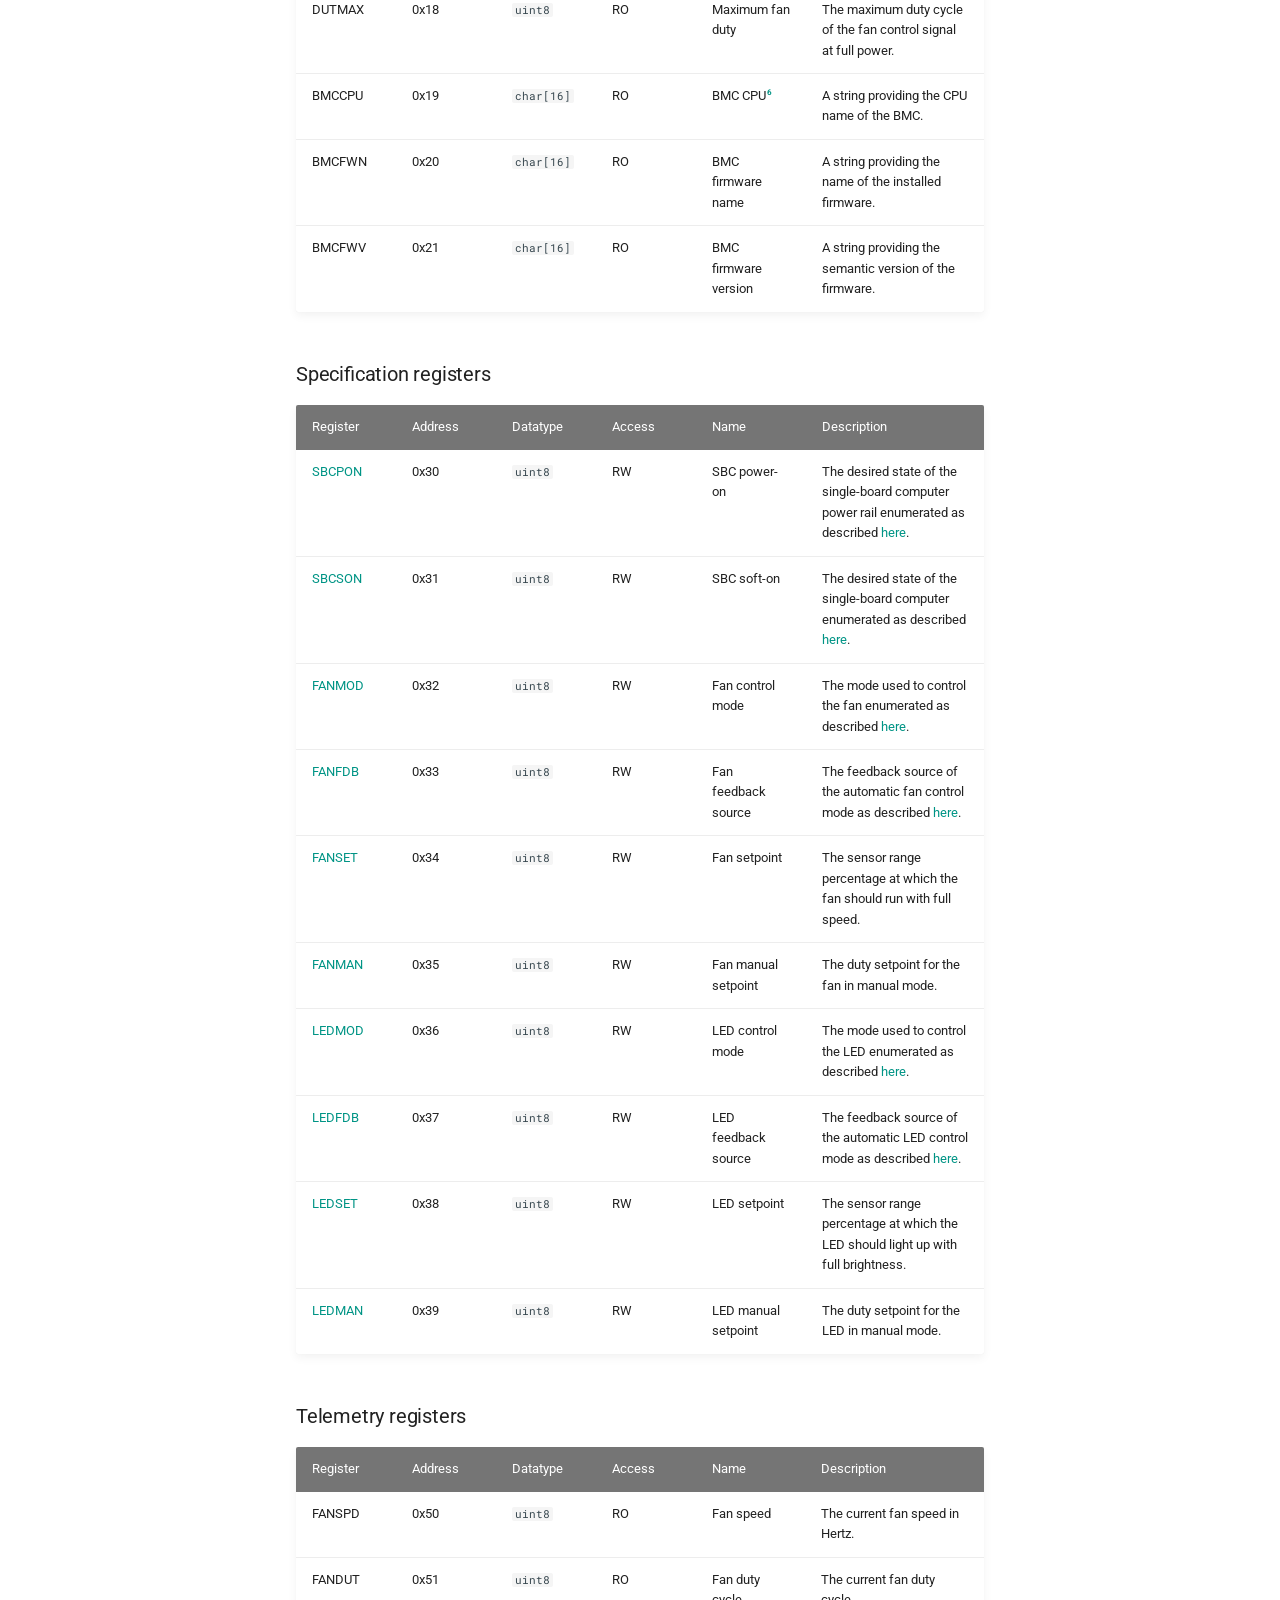
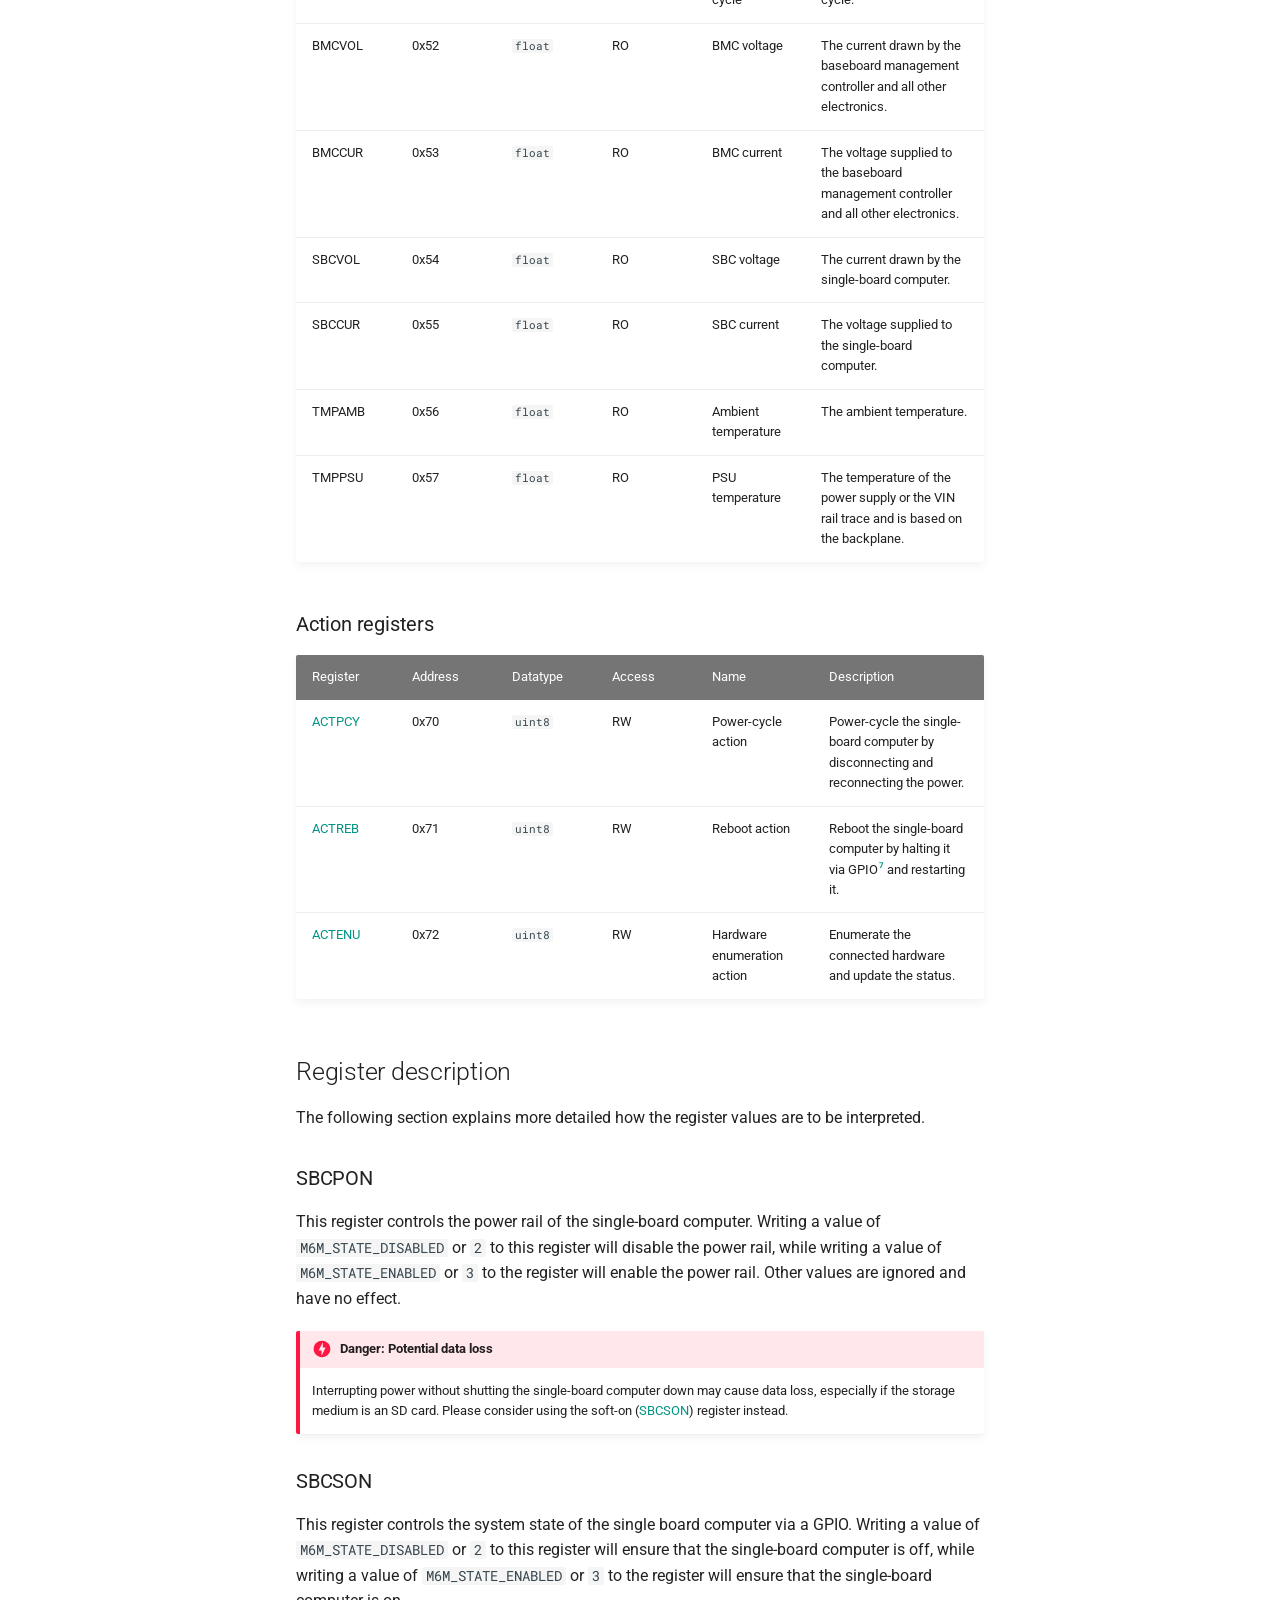
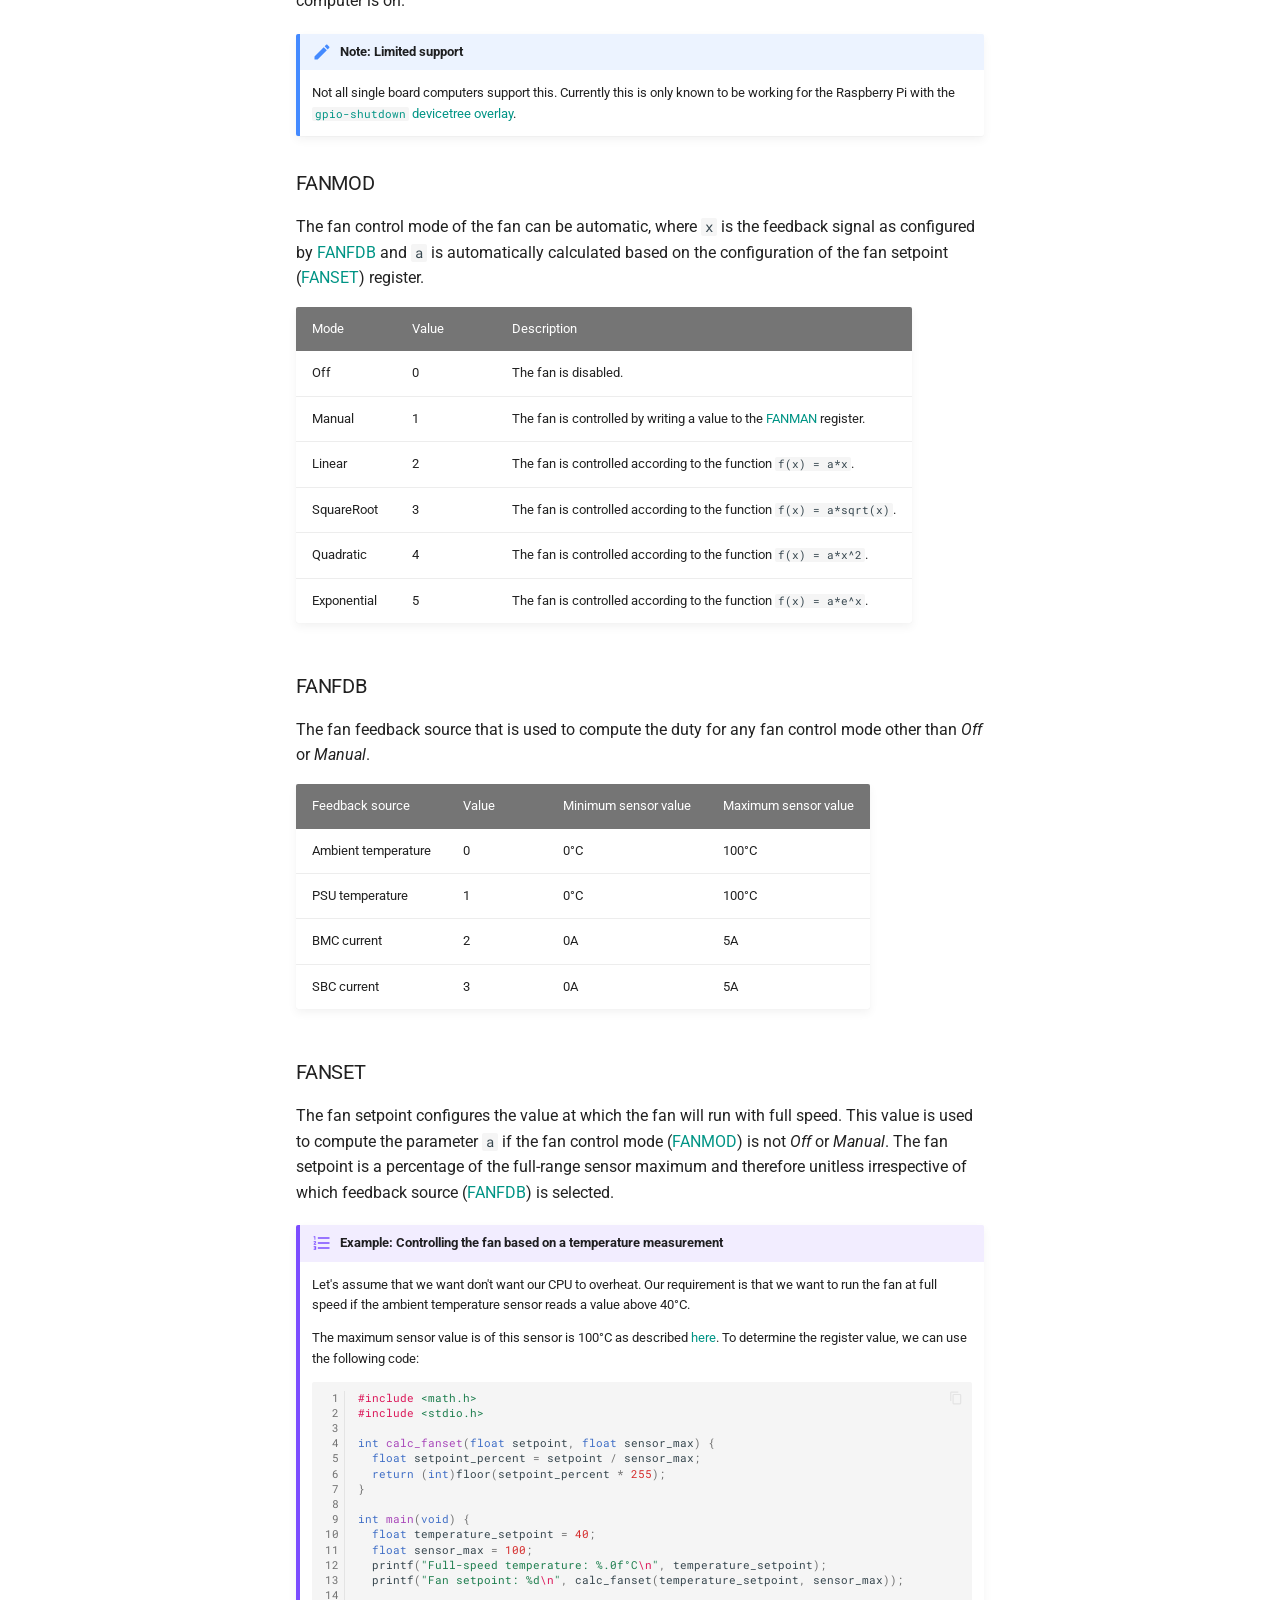
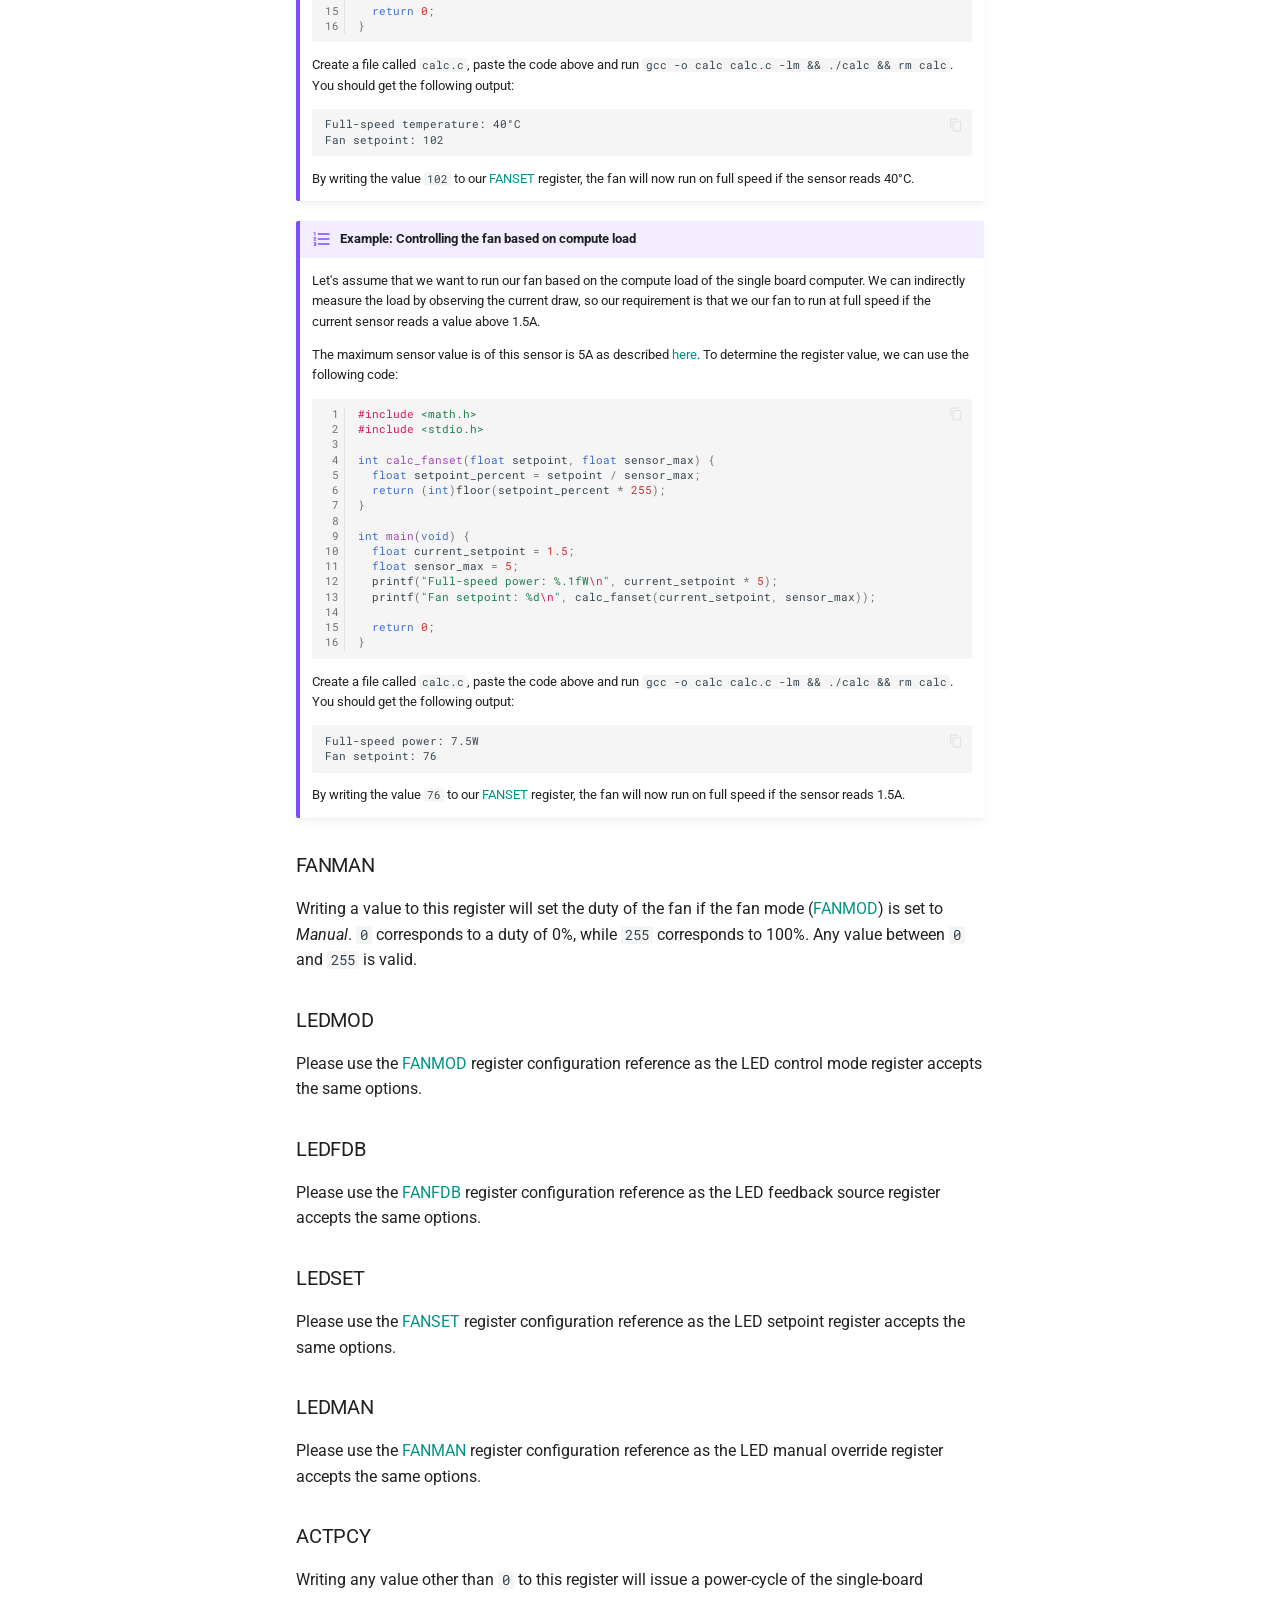
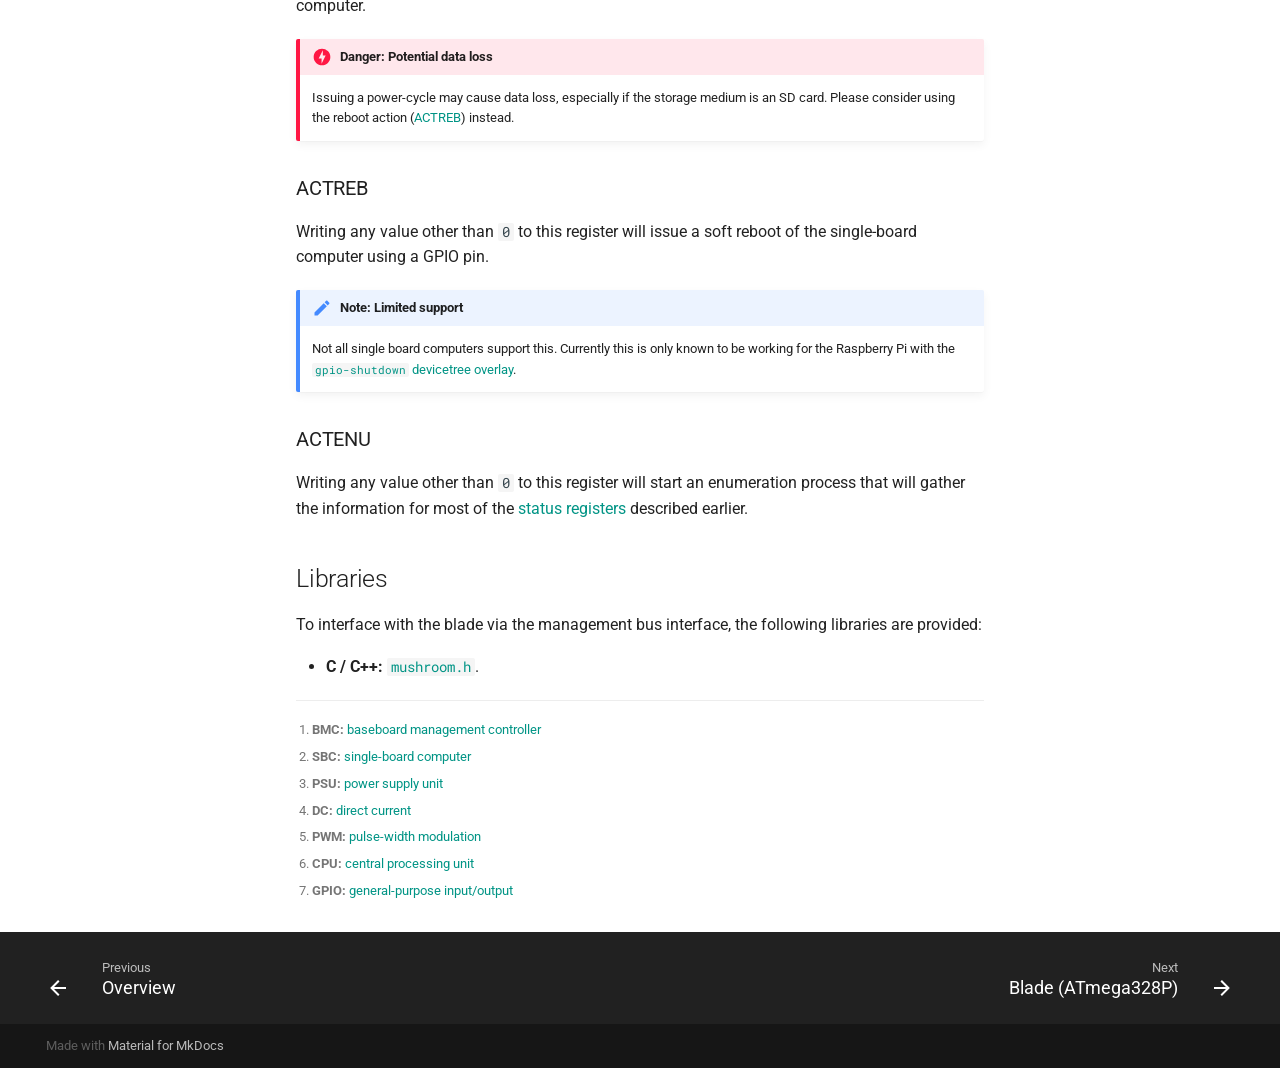
<file: cremini-management-bus-interface.html>
<!doctype html>
<html lang="en" class="no-js">
  <head>
    
      <meta charset="utf-8">
      <meta name="viewport" content="width=device-width,initial-scale=1">
      
      
      
      
        <link rel="canonical" href="https://mykil.io/cremini-management-bus-interface.html">
      
      <link rel="icon" href="assets/images/favicon.png">
      <meta name="generator" content="mkdocs-1.1.2, mkdocs-material-7.1.3">
    
    
      
        <title>Management bus interface - Mykilio</title>
      
    
    
      <link rel="stylesheet" href="assets/stylesheets/main.e35208c4.min.css">
      
        
        <link rel="stylesheet" href="assets/stylesheets/palette.ef6f36e2.min.css">
        
          
          
          <meta name="theme-color" content="#009485">
        
      
    
    
    
      
        
        <link rel="preconnect" href="https://fonts.gstatic.com" crossorigin>
        <link rel="stylesheet" href="https://fonts.googleapis.com/css?family=Roboto:300,400,400i,700%7CRoboto+Mono&display=fallback">
        <style>:root{--md-text-font-family:"Roboto";--md-code-font-family:"Roboto Mono"}</style>
      
    
    
    
      <link rel="stylesheet" href="assets/css/home.css">
    
    
      
    
    
  </head>
  
  
    
    
    
    
    
    <body dir="ltr" data-md-color-scheme="" data-md-color-primary="teal" data-md-color-accent="">
  
    
    <script>function __prefix(e){return new URL(".",location).pathname+"."+e}function __get(e,t=localStorage){return JSON.parse(t.getItem(__prefix(e)))}</script>
    
    <input class="md-toggle" data-md-toggle="drawer" type="checkbox" id="__drawer" autocomplete="off">
    <input class="md-toggle" data-md-toggle="search" type="checkbox" id="__search" autocomplete="off">
    <label class="md-overlay" for="__drawer"></label>
    <div data-md-component="skip">
      
        
        <a href="#management-bus-interface" class="md-skip">
          Skip to content
        </a>
      
    </div>
    <div data-md-component="announce">
      
    </div>
    
      <header class="md-header" data-md-component="header">
  <nav class="md-header__inner md-grid" aria-label="Header">
    <a href="." title="Mykilio" class="md-header__button md-logo" aria-label="Mykilio" data-md-component="logo">
      
  
  <svg xmlns="http://www.w3.org/2000/svg" viewBox="0 0 24 24"><path d="M12 8a3 3 0 0 0 3-3 3 3 0 0 0-3-3 3 3 0 0 0-3 3 3 3 0 0 0 3 3m0 3.54C9.64 9.35 6.5 8 3 8v11c3.5 0 6.64 1.35 9 3.54 2.36-2.19 5.5-3.54 9-3.54V8c-3.5 0-6.64 1.35-9 3.54z"/></svg>

    </a>
    <label class="md-header__button md-icon" for="__drawer">
      <svg xmlns="http://www.w3.org/2000/svg" viewBox="0 0 24 24"><path d="M3 6h18v2H3V6m0 5h18v2H3v-2m0 5h18v2H3v-2z"/></svg>
    </label>
    <div class="md-header__title" data-md-component="header-title">
      <div class="md-header__ellipsis">
        <div class="md-header__topic">
          <span class="md-ellipsis">
            Mykilio
          </span>
        </div>
        <div class="md-header__topic" data-md-component="header-topic">
          <span class="md-ellipsis">
            
              Management bus interface
            
          </span>
        </div>
      </div>
    </div>
    
    
    
      <label class="md-header__button md-icon" for="__search">
        <svg xmlns="http://www.w3.org/2000/svg" viewBox="0 0 24 24"><path d="M9.5 3A6.5 6.5 0 0 1 16 9.5c0 1.61-.59 3.09-1.56 4.23l.27.27h.79l5 5-1.5 1.5-5-5v-.79l-.27-.27A6.516 6.516 0 0 1 9.5 16 6.5 6.5 0 0 1 3 9.5 6.5 6.5 0 0 1 9.5 3m0 2C7 5 5 7 5 9.5S7 14 9.5 14 14 12 14 9.5 12 5 9.5 5z"/></svg>
      </label>
      
<div class="md-search" data-md-component="search" role="dialog">
  <label class="md-search__overlay" for="__search"></label>
  <div class="md-search__inner" role="search">
    <form class="md-search__form" name="search">
      <input type="text" class="md-search__input" name="query" aria-label="Search" placeholder="Search" autocapitalize="off" autocorrect="off" autocomplete="off" spellcheck="false" data-md-component="search-query" data-md-state="active" required>
      <label class="md-search__icon md-icon" for="__search">
        <svg xmlns="http://www.w3.org/2000/svg" viewBox="0 0 24 24"><path d="M9.5 3A6.5 6.5 0 0 1 16 9.5c0 1.61-.59 3.09-1.56 4.23l.27.27h.79l5 5-1.5 1.5-5-5v-.79l-.27-.27A6.516 6.516 0 0 1 9.5 16 6.5 6.5 0 0 1 3 9.5 6.5 6.5 0 0 1 9.5 3m0 2C7 5 5 7 5 9.5S7 14 9.5 14 14 12 14 9.5 12 5 9.5 5z"/></svg>
        <svg xmlns="http://www.w3.org/2000/svg" viewBox="0 0 24 24"><path d="M20 11v2H8l5.5 5.5-1.42 1.42L4.16 12l7.92-7.92L13.5 5.5 8 11h12z"/></svg>
      </label>
      <button type="reset" class="md-search__icon md-icon" aria-label="Clear" tabindex="-1">
        <svg xmlns="http://www.w3.org/2000/svg" viewBox="0 0 24 24"><path d="M19 6.41 17.59 5 12 10.59 6.41 5 5 6.41 10.59 12 5 17.59 6.41 19 12 13.41 17.59 19 19 17.59 13.41 12 19 6.41z"/></svg>
      </button>
    </form>
    <div class="md-search__output">
      <div class="md-search__scrollwrap" data-md-scrollfix>
        <div class="md-search-result" data-md-component="search-result">
          <div class="md-search-result__meta">
            Initializing search
          </div>
          <ol class="md-search-result__list"></ol>
        </div>
      </div>
    </div>
  </div>
</div>
    
    
      <div class="md-header__source">
        
<a href="https://github.com/nicklasfrahm/mykilio/" title="Go to repository" class="md-source" data-md-component="source">
  <div class="md-source__icon md-icon">
    
    <svg xmlns="http://www.w3.org/2000/svg" viewBox="0 0 448 512"><path d="M439.55 236.05 244 40.45a28.87 28.87 0 0 0-40.81 0l-40.66 40.63 51.52 51.52c27.06-9.14 52.68 16.77 43.39 43.68l49.66 49.66c34.23-11.8 61.18 31 35.47 56.69-26.49 26.49-70.21-2.87-56-37.34L240.22 199v121.85c25.3 12.54 22.26 41.85 9.08 55a34.34 34.34 0 0 1-48.55 0c-17.57-17.6-11.07-46.91 11.25-56v-123c-20.8-8.51-24.6-30.74-18.64-45L142.57 101 8.45 235.14a28.86 28.86 0 0 0 0 40.81l195.61 195.6a28.86 28.86 0 0 0 40.8 0l194.69-194.69a28.86 28.86 0 0 0 0-40.81z"/></svg>
  </div>
  <div class="md-source__repository">
    nicklasfrahm/mykilio
  </div>
</a>
      </div>
    
  </nav>
</header>
    
    <div class="md-container" data-md-component="container">
      
      
        
          
<nav class="md-tabs" aria-label="Tabs" data-md-component="tabs">
  <div class="md-tabs__inner md-grid">
    <ul class="md-tabs__list">
      
        
  
  


  <li class="md-tabs__item">
    <a href="index.html" class="md-tabs__link">
      Home
    </a>
  </li>

      
        
  
  


  
  
  
    <li class="md-tabs__item">
      <a href="mykilio-overview.html" class="md-tabs__link">
        Mykilio
      </a>
    </li>
  

      
        
  
  
    
  


  
  
  
    <li class="md-tabs__item">
      <a href="cremini-overview.html" class="md-tabs__link md-tabs__link--active">
        Cremini
      </a>
    </li>
  

      
        
  
  


  
  
  
    <li class="md-tabs__item">
      <a href="primo-overview.html" class="md-tabs__link">
        Primo
      </a>
    </li>
  

      
        
  
  


  <li class="md-tabs__item">
    <a href="contributing.html" class="md-tabs__link">
      Contributing
    </a>
  </li>

      
    </ul>
  </div>
</nav>
        
      
      <main class="md-main" data-md-component="main">
        <div class="md-main__inner md-grid">
          
            
              
              <div class="md-sidebar md-sidebar--primary" data-md-component="sidebar" data-md-type="navigation" >
                <div class="md-sidebar__scrollwrap">
                  <div class="md-sidebar__inner">
                    

  


<nav class="md-nav md-nav--primary md-nav--lifted" aria-label="Navigation" data-md-level="0">
  <label class="md-nav__title" for="__drawer">
    <a href="." title="Mykilio" class="md-nav__button md-logo" aria-label="Mykilio" data-md-component="logo">
      
  
  <svg xmlns="http://www.w3.org/2000/svg" viewBox="0 0 24 24"><path d="M12 8a3 3 0 0 0 3-3 3 3 0 0 0-3-3 3 3 0 0 0-3 3 3 3 0 0 0 3 3m0 3.54C9.64 9.35 6.5 8 3 8v11c3.5 0 6.64 1.35 9 3.54 2.36-2.19 5.5-3.54 9-3.54V8c-3.5 0-6.64 1.35-9 3.54z"/></svg>

    </a>
    Mykilio
  </label>
  
    <div class="md-nav__source">
      
<a href="https://github.com/nicklasfrahm/mykilio/" title="Go to repository" class="md-source" data-md-component="source">
  <div class="md-source__icon md-icon">
    
    <svg xmlns="http://www.w3.org/2000/svg" viewBox="0 0 448 512"><path d="M439.55 236.05 244 40.45a28.87 28.87 0 0 0-40.81 0l-40.66 40.63 51.52 51.52c27.06-9.14 52.68 16.77 43.39 43.68l49.66 49.66c34.23-11.8 61.18 31 35.47 56.69-26.49 26.49-70.21-2.87-56-37.34L240.22 199v121.85c25.3 12.54 22.26 41.85 9.08 55a34.34 34.34 0 0 1-48.55 0c-17.57-17.6-11.07-46.91 11.25-56v-123c-20.8-8.51-24.6-30.74-18.64-45L142.57 101 8.45 235.14a28.86 28.86 0 0 0 0 40.81l195.61 195.6a28.86 28.86 0 0 0 40.8 0l194.69-194.69a28.86 28.86 0 0 0 0-40.81z"/></svg>
  </div>
  <div class="md-source__repository">
    nicklasfrahm/mykilio
  </div>
</a>
    </div>
  
  <ul class="md-nav__list" data-md-scrollfix>
    
      
      
      

  
  
  
    <li class="md-nav__item">
      <a href="index.html" class="md-nav__link">
        Home
      </a>
    </li>
  

    
      
      
      

  
  
  
    
    <li class="md-nav__item md-nav__item--nested">
      
      
        <input class="md-nav__toggle md-toggle" data-md-toggle="__nav_2" type="checkbox" id="__nav_2" >
      
      <label class="md-nav__link" for="__nav_2">
        Mykilio
        <span class="md-nav__icon md-icon"></span>
      </label>
      <nav class="md-nav" aria-label="Mykilio" data-md-level="1">
        <label class="md-nav__title" for="__nav_2">
          <span class="md-nav__icon md-icon"></span>
          Mykilio
        </label>
        <ul class="md-nav__list" data-md-scrollfix>
          
            
  
  
  
    <li class="md-nav__item">
      <a href="mykilio-overview.html" class="md-nav__link">
        Overview
      </a>
    </li>
  

          
            
  
  
  
    <li class="md-nav__item">
      <a href="mykilio-architecture.html" class="md-nav__link">
        Architecture
      </a>
    </li>
  

          
            
  
  
  
    <li class="md-nav__item">
      <a href="mykilio-resource-properties.html" class="md-nav__link">
        Resource properties
      </a>
    </li>
  

          
            
  
  
  
    <li class="md-nav__item">
      <a href="mykilio-core-api.html" class="md-nav__link">
        Core API
      </a>
    </li>
  

          
            
  
  
  
    <li class="md-nav__item">
      <a href="mykilio-baremetal-api.html" class="md-nav__link">
        Baremetal API
      </a>
    </li>
  

          
            
  
  
  
    <li class="md-nav__item">
      <a href="mykilio-miscellaneous.html" class="md-nav__link">
        Miscellaneous
      </a>
    </li>
  

          
        </ul>
      </nav>
    </li>
  

    
      
      
      

  
  
    
  
  
    
    <li class="md-nav__item md-nav__item--active md-nav__item--nested">
      
      
        <input class="md-nav__toggle md-toggle" data-md-toggle="__nav_3" type="checkbox" id="__nav_3" checked>
      
      <label class="md-nav__link" for="__nav_3">
        Cremini
        <span class="md-nav__icon md-icon"></span>
      </label>
      <nav class="md-nav" aria-label="Cremini" data-md-level="1">
        <label class="md-nav__title" for="__nav_3">
          <span class="md-nav__icon md-icon"></span>
          Cremini
        </label>
        <ul class="md-nav__list" data-md-scrollfix>
          
            
  
  
  
    <li class="md-nav__item">
      <a href="cremini-overview.html" class="md-nav__link">
        Overview
      </a>
    </li>
  

          
            
  
  
    
  
  
    <li class="md-nav__item md-nav__item--active">
      
      <input class="md-nav__toggle md-toggle" data-md-toggle="toc" type="checkbox" id="__toc">
      
      
        
      
      
        <label class="md-nav__link md-nav__link--active" for="__toc">
          Management bus interface
          <span class="md-nav__icon md-icon"></span>
        </label>
      
      <a href="cremini-management-bus-interface.html" class="md-nav__link md-nav__link--active">
        Management bus interface
      </a>
      
        
<nav class="md-nav md-nav--secondary" aria-label="Table of contents">
  
  
  
    
  
  
    <label class="md-nav__title" for="__toc">
      <span class="md-nav__icon md-icon"></span>
      Table of contents
    </label>
    <ul class="md-nav__list" data-md-component="toc" data-md-scrollfix>
      
        <li class="md-nav__item">
  <a href="#address-structure" class="md-nav__link">
    Address structure
  </a>
  
</li>
      
        <li class="md-nav__item">
  <a href="#data-framing" class="md-nav__link">
    Data framing
  </a>
  
</li>
      
        <li class="md-nav__item">
  <a href="#register-overview" class="md-nav__link">
    Register overview
  </a>
  
    <nav class="md-nav" aria-label="Register overview">
      <ul class="md-nav__list">
        
          <li class="md-nav__item">
  <a href="#metadata-registers" class="md-nav__link">
    Metadata registers
  </a>
  
</li>
        
          <li class="md-nav__item">
  <a href="#status-registers" class="md-nav__link">
    Status registers
  </a>
  
</li>
        
          <li class="md-nav__item">
  <a href="#specification-registers" class="md-nav__link">
    Specification registers
  </a>
  
</li>
        
          <li class="md-nav__item">
  <a href="#telemetry-registers" class="md-nav__link">
    Telemetry registers
  </a>
  
</li>
        
          <li class="md-nav__item">
  <a href="#action-registers" class="md-nav__link">
    Action registers
  </a>
  
</li>
        
      </ul>
    </nav>
  
</li>
      
        <li class="md-nav__item">
  <a href="#register-description" class="md-nav__link">
    Register description
  </a>
  
    <nav class="md-nav" aria-label="Register description">
      <ul class="md-nav__list">
        
          <li class="md-nav__item">
  <a href="#sbcpon" class="md-nav__link">
    SBCPON
  </a>
  
</li>
        
          <li class="md-nav__item">
  <a href="#sbcson" class="md-nav__link">
    SBCSON
  </a>
  
</li>
        
          <li class="md-nav__item">
  <a href="#fanmod" class="md-nav__link">
    FANMOD
  </a>
  
</li>
        
          <li class="md-nav__item">
  <a href="#fanfdb" class="md-nav__link">
    FANFDB
  </a>
  
</li>
        
          <li class="md-nav__item">
  <a href="#fanset" class="md-nav__link">
    FANSET
  </a>
  
</li>
        
          <li class="md-nav__item">
  <a href="#fanman" class="md-nav__link">
    FANMAN
  </a>
  
</li>
        
          <li class="md-nav__item">
  <a href="#ledmod" class="md-nav__link">
    LEDMOD
  </a>
  
</li>
        
          <li class="md-nav__item">
  <a href="#ledfdb" class="md-nav__link">
    LEDFDB
  </a>
  
</li>
        
          <li class="md-nav__item">
  <a href="#ledset" class="md-nav__link">
    LEDSET
  </a>
  
</li>
        
          <li class="md-nav__item">
  <a href="#ledman" class="md-nav__link">
    LEDMAN
  </a>
  
</li>
        
          <li class="md-nav__item">
  <a href="#actpcy" class="md-nav__link">
    ACTPCY
  </a>
  
</li>
        
          <li class="md-nav__item">
  <a href="#actreb" class="md-nav__link">
    ACTREB
  </a>
  
</li>
        
          <li class="md-nav__item">
  <a href="#actenu" class="md-nav__link">
    ACTENU
  </a>
  
</li>
        
      </ul>
    </nav>
  
</li>
      
        <li class="md-nav__item">
  <a href="#libraries" class="md-nav__link">
    Libraries
  </a>
  
</li>
      
    </ul>
  
</nav>
      
    </li>
  

          
            
  
  
  
    <li class="md-nav__item">
      <a href="cremini-blade-atmega328p.html" class="md-nav__link">
        Blade (ATmega328P)
      </a>
    </li>
  

          
        </ul>
      </nav>
    </li>
  

    
      
      
      

  
  
  
    
    <li class="md-nav__item md-nav__item--nested">
      
      
        <input class="md-nav__toggle md-toggle" data-md-toggle="__nav_4" type="checkbox" id="__nav_4" >
      
      <label class="md-nav__link" for="__nav_4">
        Primo
        <span class="md-nav__icon md-icon"></span>
      </label>
      <nav class="md-nav" aria-label="Primo" data-md-level="1">
        <label class="md-nav__title" for="__nav_4">
          <span class="md-nav__icon md-icon"></span>
          Primo
        </label>
        <ul class="md-nav__list" data-md-scrollfix>
          
            
  
  
  
    <li class="md-nav__item">
      <a href="primo-overview.html" class="md-nav__link">
        Overview
      </a>
    </li>
  

          
        </ul>
      </nav>
    </li>
  

    
      
      
      

  
  
  
    <li class="md-nav__item">
      <a href="contributing.html" class="md-nav__link">
        Contributing
      </a>
    </li>
  

    
  </ul>
</nav>
                  </div>
                </div>
              </div>
            
            
              
              <div class="md-sidebar md-sidebar--secondary" data-md-component="sidebar" data-md-type="toc" >
                <div class="md-sidebar__scrollwrap">
                  <div class="md-sidebar__inner">
                    
<nav class="md-nav md-nav--secondary" aria-label="Table of contents">
  
  
  
    
  
  
    <label class="md-nav__title" for="__toc">
      <span class="md-nav__icon md-icon"></span>
      Table of contents
    </label>
    <ul class="md-nav__list" data-md-component="toc" data-md-scrollfix>
      
        <li class="md-nav__item">
  <a href="#address-structure" class="md-nav__link">
    Address structure
  </a>
  
</li>
      
        <li class="md-nav__item">
  <a href="#data-framing" class="md-nav__link">
    Data framing
  </a>
  
</li>
      
        <li class="md-nav__item">
  <a href="#register-overview" class="md-nav__link">
    Register overview
  </a>
  
    <nav class="md-nav" aria-label="Register overview">
      <ul class="md-nav__list">
        
          <li class="md-nav__item">
  <a href="#metadata-registers" class="md-nav__link">
    Metadata registers
  </a>
  
</li>
        
          <li class="md-nav__item">
  <a href="#status-registers" class="md-nav__link">
    Status registers
  </a>
  
</li>
        
          <li class="md-nav__item">
  <a href="#specification-registers" class="md-nav__link">
    Specification registers
  </a>
  
</li>
        
          <li class="md-nav__item">
  <a href="#telemetry-registers" class="md-nav__link">
    Telemetry registers
  </a>
  
</li>
        
          <li class="md-nav__item">
  <a href="#action-registers" class="md-nav__link">
    Action registers
  </a>
  
</li>
        
      </ul>
    </nav>
  
</li>
      
        <li class="md-nav__item">
  <a href="#register-description" class="md-nav__link">
    Register description
  </a>
  
    <nav class="md-nav" aria-label="Register description">
      <ul class="md-nav__list">
        
          <li class="md-nav__item">
  <a href="#sbcpon" class="md-nav__link">
    SBCPON
  </a>
  
</li>
        
          <li class="md-nav__item">
  <a href="#sbcson" class="md-nav__link">
    SBCSON
  </a>
  
</li>
        
          <li class="md-nav__item">
  <a href="#fanmod" class="md-nav__link">
    FANMOD
  </a>
  
</li>
        
          <li class="md-nav__item">
  <a href="#fanfdb" class="md-nav__link">
    FANFDB
  </a>
  
</li>
        
          <li class="md-nav__item">
  <a href="#fanset" class="md-nav__link">
    FANSET
  </a>
  
</li>
        
          <li class="md-nav__item">
  <a href="#fanman" class="md-nav__link">
    FANMAN
  </a>
  
</li>
        
          <li class="md-nav__item">
  <a href="#ledmod" class="md-nav__link">
    LEDMOD
  </a>
  
</li>
        
          <li class="md-nav__item">
  <a href="#ledfdb" class="md-nav__link">
    LEDFDB
  </a>
  
</li>
        
          <li class="md-nav__item">
  <a href="#ledset" class="md-nav__link">
    LEDSET
  </a>
  
</li>
        
          <li class="md-nav__item">
  <a href="#ledman" class="md-nav__link">
    LEDMAN
  </a>
  
</li>
        
          <li class="md-nav__item">
  <a href="#actpcy" class="md-nav__link">
    ACTPCY
  </a>
  
</li>
        
          <li class="md-nav__item">
  <a href="#actreb" class="md-nav__link">
    ACTREB
  </a>
  
</li>
        
          <li class="md-nav__item">
  <a href="#actenu" class="md-nav__link">
    ACTENU
  </a>
  
</li>
        
      </ul>
    </nav>
  
</li>
      
        <li class="md-nav__item">
  <a href="#libraries" class="md-nav__link">
    Libraries
  </a>
  
</li>
      
    </ul>
  
</nav>
                  </div>
                </div>
              </div>
            
          
          <div class="md-content" data-md-component="content">
            <article class="md-content__inner md-typeset">
              
                
                  <a href="https://github.com/nicklasfrahm/mykilio/edit/main/docs/cremini-management-bus-interface.md" title="Edit this page" class="md-content__button md-icon">
                    <svg xmlns="http://www.w3.org/2000/svg" viewBox="0 0 24 24"><path d="M20.71 7.04c.39-.39.39-1.04 0-1.41l-2.34-2.34c-.37-.39-1.02-.39-1.41 0l-1.84 1.83 3.75 3.75M3 17.25V21h3.75L17.81 9.93l-3.75-3.75L3 17.25z"/></svg>
                  </a>
                
                
                <h1 id="management-bus-interface">Management bus interface<a class="headerlink" href="#management-bus-interface" title="Permanent link">&para;</a></h1>
<p>With the default open-source firmware the individual blades can be controlled via a <a href="https://en.wikipedia.org/wiki/I%C2%B2C">TWI (I<sup>2</sup>C) communication bus</a>. The blades use <strong>5V CMOS logic levels</strong> for the TWI signals (SDA, SCL) on the management bus.</p>
<h2 id="address-structure">Address structure<a class="headerlink" href="#address-structure" title="Permanent link">&para;</a></h2>
<p>All registers are addressed via 8-bit addresses, which follow a common scheme as described in the table below.</p>
<table>
<thead>
<tr>
<th>Bits</th>
<th>Name</th>
<th>Description</th>
</tr>
</thead>
<tbody>
<tr>
<td>[7:4]</td>
<td>Data&nbsp;category</td>
<td>A 4-bit identifier that corresponds to a <a href="mykilio-overview.html#data-category">data category</a>.</td>
</tr>
<tr>
<td>[3:0]</td>
<td>Register&nbsp;address</td>
<td>A 4-bit address for a register within a <a href="mykilio-overview.html#data-category">data category</a>.</td>
</tr>
</tbody>
</table>
<h2 id="data-framing">Data framing<a class="headerlink" href="#data-framing" title="Permanent link">&para;</a></h2>
<p>The reader is expected to have basic familiarity with the principles and bus states of TWI. SDA is the serial data line, while SCL is the serial clock line.</p>
<p>A <em>signal</em> is a bus event, such as <strong>START</strong> or <strong>ACK</strong>, whereas an <em>operation</em> is the combination of signals between <strong>two START signals</strong> or the <strong>last START</strong> and the <strong>STOP signal</strong>. A <em>transaction</em> in contrast is the combination of signals between the <strong>first START</strong> and <strong>STOP signal</strong>.</p>
<p>Independent of the fact if it is a read or a write <em>transaction</em>, the following operations are performed to interact with remote register via TWI.</p>
<ol>
<li>
<p>The client sends <strong>START</strong> signal by pulling SDA low, while SCL is high.</p>
</li>
<li>
<p>The client writes the <em>server address byte</em> to the bus, which specifies the server it would like to address. The least significant bit of this byte is the <strong>R/W bit</strong>. If it is set to <code>1</code> it indicates a read <em>operation</em>, whereas if it is set to <code>0</code>, it indicates a write <em>operation</em>.</p>
</li>
<li>
<p>The server acknowledges the receival by pulling SDA low when SCL is high and therefore sending an <strong>ACK</strong> signal.</p>
</li>
<li>
<p>The client sends the <em>register address byte</em> to the bus, which indicates the register address it wants to write to. This <strong>must</strong> be <code>0x00</code> if a read <em>transaction</em> is to be performed. Writing to register address <code>0x00</code>sets the _ <em>address pointer</em> on the server and thus indicating the location of the next read <em>operation</em>.</p>
</li>
<li>
<p>The server sends an <strong>ACK</strong> signal.</p>
</li>
</ol>
<p>a. If it is a <em>write transaction</em>, the following steps are performed after step 5:</p>
<ol>
<li>
<p>The client sends <code>n</code> more <strong>data bytes</strong>, which are each acknowlegded by the server.</p>
</li>
<li>
<p>The client sends a <strong>STOP</strong> condition by releasing the SDA line to a high signal, while SCL is high.</p>
</li>
</ol>
<p>b. In contrast, if it is a <em>read transaction</em>, the following step are further performed after step 5:</p>
<ol>
<li>
<p>The client sends a single <strong>data byte</strong> containing the register address to be read to the server and the server sends an <strong>ACK</strong> signal.</p>
</li>
<li>
<p>The client sends another <strong>START</strong> signal, often also referred to as <strong>REPEATED START</strong> by pulling SDA low while SCL is high.</p>
</li>
<li>The client sends the <em>address byte</em> with the <strong>R/W</strong> bit set to <code>1</code> to indicate a read operation.</li>
<li>
<p>The server sends an <strong>ACK</strong> signal.</p>
</li>
<li>
<p>Now the server sends <code>n</code> <strong>data bytes</strong>, which are each acknowlegded by the server with an <strong>ACK</strong> signal.</p>
</li>
<li>
<p>The <em>transaction</em> is ended by the client sending a <strong>NACK</strong> signal to request the server to release the bus. This is then followed up by the client sending a <strong>STOP</strong> condition.</p>
</li>
</ol>
<h2 id="register-overview">Register overview<a class="headerlink" href="#register-overview" title="Permanent link">&para;</a></h2>
<p>This section describes all available register addresses that are part of the interface. The <em>Access</em> column specifies the access to the register, which can be either <strong>RW</strong> indicating <em>read-write</em> access or <strong>RO</strong> indicating <em>read-only</em> access. The <em>Datatype</em> column indirectly specifies the register length in <strong>bytes</strong> via the datatype expected to be read from or written to the specified register. All registers use most significant byte first byte ordering.</p>
<h3 id="metadata-registers">Metadata registers<a class="headerlink" href="#metadata-registers" title="Permanent link">&para;</a></h3>
<table>
<thead>
<tr>
<th>Register</th>
<th>Address</th>
<th>Datatype</th>
<th>Access</th>
<th>Name</th>
<th>Description</th>
</tr>
</thead>
<tbody>
<tr>
<td>ADRPTR</td>
<td>0x00</td>
<td><code>uint8</code></td>
<td>RW</td>
<td>Address pointer</td>
<td>The register address of the next read or write operation.</td>
</tr>
</tbody>
</table>
<h3 id="status-registers">Status registers<a class="headerlink" href="#status-registers" title="Permanent link">&para;</a></h3>
<table>
<thead>
<tr>
<th>Register</th>
<th>Address</th>
<th>Datatype</th>
<th>Access</th>
<th>Name</th>
<th>Description</th>
</tr>
</thead>
<tbody>
<tr>
<td>BMCSTA</td>
<td>0x10</td>
<td><code>uint8</code></td>
<td>RO</td>
<td>BMC<sup id="fnref:1"><a class="footnote-ref" href="#fn:1">1</a></sup> state</td>
<td>The state of the baseboard management controller enumerated as described <a href="mykilio-resource-properties.html#state">here</a>.</td>
</tr>
<tr>
<td>SBCSTA</td>
<td>0x11</td>
<td><code>uint8</code></td>
<td>RO</td>
<td>SBC<sup id="fnref:2"><a class="footnote-ref" href="#fn:2">2</a></sup> state</td>
<td>The state of the single board controller enumerated as described <a href="mykilio-resource-properties.html#state">here</a>.</td>
</tr>
<tr>
<td>PSUSTA</td>
<td>0x12</td>
<td><code>uint8</code></td>
<td>RO</td>
<td>PSU<sup id="fnref:3"><a class="footnote-ref" href="#fn:3">3</a></sup> state</td>
<td>The state of the external power supply enumerated as described <a href="mykilio-resource-properties.html#state">here</a>.</td>
</tr>
<tr>
<td>FANDCC</td>
<td>0x13</td>
<td><code>uint8</code></td>
<td>RO</td>
<td>DC<sup id="fnref:4"><a class="footnote-ref" href="#fn:4">4</a></sup> fan state</td>
<td>The state of the DC controlled fan enumerated as described <a href="mykilio-resource-properties.html#state">here</a>.</td>
</tr>
<tr>
<td>FANPWM</td>
<td>0x14</td>
<td><code>uint8</code></td>
<td>RO</td>
<td>PWM<sup id="fnref:5"><a class="footnote-ref" href="#fn:5">5</a></sup> fan state</td>
<td>The state of the PWM controlled fan enumerated as described <a href="mykilio-resource-properties.html#state">here</a>.</td>
</tr>
<tr>
<td>FANMIN</td>
<td>0x15</td>
<td><code>uint8</code></td>
<td>RO</td>
<td>Minimum fan speed</td>
<td>The minimum rotational speed of the fan in Hertz before entering the stop band.</td>
</tr>
<tr>
<td>FANMAX</td>
<td>0x16</td>
<td><code>uint8</code></td>
<td>RO</td>
<td>Maximum fan speed</td>
<td>The maximum rotational speed of the fan in Hertz at full power.</td>
</tr>
<tr>
<td>DUTMIN</td>
<td>0x17</td>
<td><code>uint8</code></td>
<td>RO</td>
<td>Minimum fan duty</td>
<td>The minimum duty cycle of the fan control signal before entering the stop band.</td>
</tr>
<tr>
<td>DUTMAX</td>
<td>0x18</td>
<td><code>uint8</code></td>
<td>RO</td>
<td>Maximum fan duty</td>
<td>The maximum duty cycle of the fan control signal at full power.</td>
</tr>
<tr>
<td>BMCCPU</td>
<td>0x19</td>
<td><code>char[16]</code></td>
<td>RO</td>
<td>BMC CPU<sup id="fnref:6"><a class="footnote-ref" href="#fn:6">6</a></sup></td>
<td>A string providing the CPU name of the BMC.</td>
</tr>
<tr>
<td>BMCFWN</td>
<td>0x20</td>
<td><code>char[16]</code></td>
<td>RO</td>
<td>BMC firmware name</td>
<td>A string providing the name of the installed firmware.</td>
</tr>
<tr>
<td>BMCFWV</td>
<td>0x21</td>
<td><code>char[16]</code></td>
<td>RO</td>
<td>BMC firmware version</td>
<td>A string providing the semantic version of the firmware.</td>
</tr>
</tbody>
</table>
<h3 id="specification-registers">Specification registers<a class="headerlink" href="#specification-registers" title="Permanent link">&para;</a></h3>
<table>
<thead>
<tr>
<th>Register</th>
<th>Address</th>
<th>Datatype</th>
<th>Access</th>
<th>Name</th>
<th>Description</th>
</tr>
</thead>
<tbody>
<tr>
<td><a href="#sbcpon">SBCPON</a></td>
<td>0x30</td>
<td><code>uint8</code></td>
<td>RW</td>
<td>SBC power-on</td>
<td>The desired state of the single-board computer power rail enumerated as described <a href="mykilio-resource-properties.html#state">here</a>.</td>
</tr>
<tr>
<td><a href="#sbcson">SBCSON</a></td>
<td>0x31</td>
<td><code>uint8</code></td>
<td>RW</td>
<td>SBC soft-on</td>
<td>The desired state of the single-board computer enumerated as described <a href="mykilio-resource-properties.html#state">here</a>.</td>
</tr>
<tr>
<td><a href="#fanmod">FANMOD</a></td>
<td>0x32</td>
<td><code>uint8</code></td>
<td>RW</td>
<td>Fan control mode</td>
<td>The mode used to control the fan enumerated as described <a href="#fanmod">here</a>.</td>
</tr>
<tr>
<td><a href="#fanfdb">FANFDB</a></td>
<td>0x33</td>
<td><code>uint8</code></td>
<td>RW</td>
<td>Fan feedback source</td>
<td>The feedback source of the automatic fan control mode as described <a href="#fanfdb">here</a>.</td>
</tr>
<tr>
<td><a href="#fanset">FANSET</a></td>
<td>0x34</td>
<td><code>uint8</code></td>
<td>RW</td>
<td>Fan setpoint</td>
<td>The sensor range percentage at which the fan should run with full speed.</td>
</tr>
<tr>
<td><a href="#fanman">FANMAN</a></td>
<td>0x35</td>
<td><code>uint8</code></td>
<td>RW</td>
<td>Fan manual setpoint</td>
<td>The duty setpoint for the fan in manual mode.</td>
</tr>
<tr>
<td><a href="#ledmod">LEDMOD</a></td>
<td>0x36</td>
<td><code>uint8</code></td>
<td>RW</td>
<td>LED control mode</td>
<td>The mode used to control the LED enumerated as described <a href="#ledmod">here</a>.</td>
</tr>
<tr>
<td><a href="#fanfdb">LEDFDB</a></td>
<td>0x37</td>
<td><code>uint8</code></td>
<td>RW</td>
<td>LED feedback source</td>
<td>The feedback source of the automatic LED control mode as described <a href="#ledfdb">here</a>.</td>
</tr>
<tr>
<td><a href="#fanset">LEDSET</a></td>
<td>0x38</td>
<td><code>uint8</code></td>
<td>RW</td>
<td>LED setpoint</td>
<td>The sensor range percentage at which the LED should light up with full brightness.</td>
</tr>
<tr>
<td><a href="#fanman">LEDMAN</a></td>
<td>0x39</td>
<td><code>uint8</code></td>
<td>RW</td>
<td>LED manual setpoint</td>
<td>The duty setpoint for the LED in manual mode.</td>
</tr>
</tbody>
</table>
<h3 id="telemetry-registers">Telemetry registers<a class="headerlink" href="#telemetry-registers" title="Permanent link">&para;</a></h3>
<table>
<thead>
<tr>
<th>Register</th>
<th>Address</th>
<th>Datatype</th>
<th>Access</th>
<th>Name</th>
<th>Description</th>
</tr>
</thead>
<tbody>
<tr>
<td>FANSPD</td>
<td>0x50</td>
<td><code>uint8</code></td>
<td>RO</td>
<td>Fan speed</td>
<td>The current fan speed in Hertz.</td>
</tr>
<tr>
<td>FANDUT</td>
<td>0x51</td>
<td><code>uint8</code></td>
<td>RO</td>
<td>Fan duty cycle</td>
<td>The current fan duty cycle.</td>
</tr>
<tr>
<td>BMCVOL</td>
<td>0x52</td>
<td><code>float</code></td>
<td>RO</td>
<td>BMC voltage</td>
<td>The current drawn by the baseboard management controller and all other electronics.</td>
</tr>
<tr>
<td>BMCCUR</td>
<td>0x53</td>
<td><code>float</code></td>
<td>RO</td>
<td>BMC current</td>
<td>The voltage supplied to the baseboard management controller and all other electronics.</td>
</tr>
<tr>
<td>SBCVOL</td>
<td>0x54</td>
<td><code>float</code></td>
<td>RO</td>
<td>SBC voltage</td>
<td>The current drawn by the single-board computer.</td>
</tr>
<tr>
<td>SBCCUR</td>
<td>0x55</td>
<td><code>float</code></td>
<td>RO</td>
<td>SBC current</td>
<td>The voltage supplied to the single-board computer.</td>
</tr>
<tr>
<td>TMPAMB</td>
<td>0x56</td>
<td><code>float</code></td>
<td>RO</td>
<td>Ambient temperature</td>
<td>The ambient temperature.</td>
</tr>
<tr>
<td>TMPPSU</td>
<td>0x57</td>
<td><code>float</code></td>
<td>RO</td>
<td>PSU temperature</td>
<td>The temperature of the power supply or the VIN rail trace and is based on the backplane.</td>
</tr>
</tbody>
</table>
<h3 id="action-registers">Action registers<a class="headerlink" href="#action-registers" title="Permanent link">&para;</a></h3>
<table>
<thead>
<tr>
<th>Register</th>
<th>Address</th>
<th>Datatype</th>
<th>Access</th>
<th>Name</th>
<th>Description</th>
</tr>
</thead>
<tbody>
<tr>
<td><a href="#actpcy">ACTPCY</a></td>
<td>0x70</td>
<td><code>uint8</code></td>
<td>RW</td>
<td>Power-cycle action</td>
<td>Power-cycle the single-board computer by disconnecting and reconnecting the power.</td>
</tr>
<tr>
<td><a href="#actreb">ACTREB</a></td>
<td>0x71</td>
<td><code>uint8</code></td>
<td>RW</td>
<td>Reboot action</td>
<td>Reboot the single-board computer by halting it via GPIO<sup id="fnref:7"><a class="footnote-ref" href="#fn:7">7</a></sup> and restarting it.</td>
</tr>
<tr>
<td><a href="#actenu">ACTENU</a></td>
<td>0x72</td>
<td><code>uint8</code></td>
<td>RW</td>
<td>Hardware enumeration action</td>
<td>Enumerate the connected hardware and update the status.</td>
</tr>
</tbody>
</table>
<h2 id="register-description">Register description<a class="headerlink" href="#register-description" title="Permanent link">&para;</a></h2>
<p>The following section explains more detailed how the register values are to be interpreted.</p>
<h3 id="sbcpon">SBCPON<a class="headerlink" href="#sbcpon" title="Permanent link">&para;</a></h3>
<p>This register controls the power rail of the single-board computer. Writing a value of <code>M6M_STATE_DISABLED</code> or <code>2</code> to this register will disable the power rail, while writing a value of <code>M6M_STATE_ENABLED</code> or <code>3</code> to the register will enable the power rail. Other values are ignored and have no effect.</p>
<!-- prettier-ignore -->
<div class="admonition danger">
<p class="admonition-title">Danger: Potential data loss</p>
<p>Interrupting power without shutting the single-board computer down may cause data loss, especially if the storage medium is an SD card. Please consider using the soft-on (<a href="#sbcson">SBCSON</a>) register instead.</p>
</div>
<h3 id="sbcson">SBCSON<a class="headerlink" href="#sbcson" title="Permanent link">&para;</a></h3>
<p>This register controls the system state of the single board computer via a GPIO. Writing a value of <code>M6M_STATE_DISABLED</code> or <code>2</code> to this register will ensure that the single-board computer is off, while writing a value of <code>M6M_STATE_ENABLED</code> or <code>3</code> to the register will ensure that the single-board computer is on.</p>
<!-- prettier-ignore -->
<div class="admonition note">
<p class="admonition-title">Note: Limited support</p>
<p>Not all single board computers support this. Currently this is only known to be working for the Raspberry Pi with the <a href="https://github.com/raspberrypi/firmware/blob/master/boot/overlays/README#L1015"><code>gpio-shutdown</code> devicetree overlay</a>.</p>
</div>
<h3 id="fanmod">FANMOD<a class="headerlink" href="#fanmod" title="Permanent link">&para;</a></h3>
<p>The fan control mode of the fan can be automatic, where <code>x</code> is the feedback signal as configured by <a href="#fanfdb">FANFDB</a> and <code>a</code> is automatically calculated based on the configuration of the fan setpoint (<a href="#fanset">FANSET</a>) register.</p>
<table>
<thead>
<tr>
<th>Mode</th>
<th>Value</th>
<th>Description</th>
</tr>
</thead>
<tbody>
<tr>
<td>Off</td>
<td>0</td>
<td>The fan is disabled.</td>
</tr>
<tr>
<td>Manual</td>
<td>1</td>
<td>The fan is controlled by writing a value to the <a href="#fanman">FANMAN</a> register.</td>
</tr>
<tr>
<td>Linear</td>
<td>2</td>
<td>The fan is controlled according to the function <code>f(x) = a*x</code>.</td>
</tr>
<tr>
<td>SquareRoot</td>
<td>3</td>
<td>The fan is controlled according to the function <code>f(x) = a*sqrt(x)</code>.</td>
</tr>
<tr>
<td>Quadratic</td>
<td>4</td>
<td>The fan is controlled according to the function <code>f(x) = a*x^2</code>.</td>
</tr>
<tr>
<td>Exponential</td>
<td>5</td>
<td>The fan is controlled according to the function <code>f(x) = a*e^x</code>.</td>
</tr>
</tbody>
</table>
<h3 id="fanfdb">FANFDB<a class="headerlink" href="#fanfdb" title="Permanent link">&para;</a></h3>
<p>The fan feedback source that is used to compute the duty for any fan control mode other than <em>Off</em> or <em>Manual</em>.</p>
<table>
<thead>
<tr>
<th>Feedback source</th>
<th>Value</th>
<th>Minimum sensor value</th>
<th>Maximum sensor value</th>
</tr>
</thead>
<tbody>
<tr>
<td>Ambient temperature</td>
<td>0</td>
<td>0°C</td>
<td>100°C</td>
</tr>
<tr>
<td>PSU temperature</td>
<td>1</td>
<td>0°C</td>
<td>100°C</td>
</tr>
<tr>
<td>BMC current</td>
<td>2</td>
<td>0A</td>
<td>5A</td>
</tr>
<tr>
<td>SBC current</td>
<td>3</td>
<td>0A</td>
<td>5A</td>
</tr>
</tbody>
</table>
<h3 id="fanset">FANSET<a class="headerlink" href="#fanset" title="Permanent link">&para;</a></h3>
<p>The fan setpoint configures the value at which the fan will run with full speed. This value is used to compute the parameter <code>a</code> if the fan control mode (<a href="#fanmod">FANMOD</a>) is not <em>Off</em> or <em>Manual</em>. The fan setpoint is a percentage of the full-range sensor maximum and therefore unitless irrespective of which feedback source (<a href="#fanfdb">FANFDB</a>) is selected.</p>
<!-- prettier-ignore -->
<div class="admonition example">
<p class="admonition-title">Example: Controlling the fan based on a temperature measurement</p>
<p>Let's assume that we want don't want our CPU to overheat. Our requirement is that we want to run the fan at full speed if the ambient temperature sensor reads a value above 40°C.</p>
<p>The maximum sensor value is of this sensor is 100°C as described <a href="#fanfdb">here</a>. To determine the register value, we can use the following code:</p>
<table class="highlighttable"><tr><td class="linenos"><div class="linenodiv"><pre><span></span><span class="normal"> 1</span>
<span class="normal"> 2</span>
<span class="normal"> 3</span>
<span class="normal"> 4</span>
<span class="normal"> 5</span>
<span class="normal"> 6</span>
<span class="normal"> 7</span>
<span class="normal"> 8</span>
<span class="normal"> 9</span>
<span class="normal">10</span>
<span class="normal">11</span>
<span class="normal">12</span>
<span class="normal">13</span>
<span class="normal">14</span>
<span class="normal">15</span>
<span class="normal">16</span></pre></div></td><td class="code"><div class="highlight"><pre><span></span><code><span class="cp">#include</span> <span class="cpf">&lt;math.h&gt;</span><span class="cp"></span>
<span class="cp">#include</span> <span class="cpf">&lt;stdio.h&gt;</span><span class="cp"></span>

<span class="kt">int</span> <span class="nf">calc_fanset</span><span class="p">(</span><span class="kt">float</span> <span class="n">setpoint</span><span class="p">,</span> <span class="kt">float</span> <span class="n">sensor_max</span><span class="p">)</span> <span class="p">{</span>
  <span class="kt">float</span> <span class="n">setpoint_percent</span> <span class="o">=</span> <span class="n">setpoint</span> <span class="o">/</span> <span class="n">sensor_max</span><span class="p">;</span>
  <span class="k">return</span> <span class="p">(</span><span class="kt">int</span><span class="p">)</span><span class="n">floor</span><span class="p">(</span><span class="n">setpoint_percent</span> <span class="o">*</span> <span class="mi">255</span><span class="p">);</span>
<span class="p">}</span>

<span class="kt">int</span> <span class="nf">main</span><span class="p">(</span><span class="kt">void</span><span class="p">)</span> <span class="p">{</span>
  <span class="kt">float</span> <span class="n">temperature_setpoint</span> <span class="o">=</span> <span class="mi">40</span><span class="p">;</span>
  <span class="kt">float</span> <span class="n">sensor_max</span> <span class="o">=</span> <span class="mi">100</span><span class="p">;</span>
  <span class="n">printf</span><span class="p">(</span><span class="s">&quot;Full-speed temperature: %.0f°C</span><span class="se">\n</span><span class="s">&quot;</span><span class="p">,</span> <span class="n">temperature_setpoint</span><span class="p">);</span>
  <span class="n">printf</span><span class="p">(</span><span class="s">&quot;Fan setpoint: %d</span><span class="se">\n</span><span class="s">&quot;</span><span class="p">,</span> <span class="n">calc_fanset</span><span class="p">(</span><span class="n">temperature_setpoint</span><span class="p">,</span> <span class="n">sensor_max</span><span class="p">));</span>

  <span class="k">return</span> <span class="mi">0</span><span class="p">;</span>
<span class="p">}</span>
</code></pre></div>
</td></tr></table>
<p>Create a file called <code>calc.c</code>, paste the code above and run <code>gcc -o calc calc.c -lm &amp;&amp; ./calc &amp;&amp; rm calc</code>. You should get the following output:</p>
<div class="highlight"><pre><span></span><code>Full-speed temperature: 40°C
Fan setpoint: 102
</code></pre></div>
<p>By writing the value <code>102</code> to our <a href="#fanset">FANSET</a> register, the fan will now run on full speed if the sensor reads 40°C.</p>
</div>
<!-- prettier-ignore -->
<div class="admonition example">
<p class="admonition-title">Example: Controlling the fan based on compute load</p>
<p>Let's assume that we want to run our fan based on the compute load of the single board computer. We can indirectly measure the load by observing the current draw, so our requirement is that we our fan to run at full speed if the current sensor reads a value above 1.5A.</p>
<p>The maximum sensor value is of this sensor is 5A as described <a href="#fanfdb">here</a>. To determine the register value, we can use the following code:</p>
<table class="highlighttable"><tr><td class="linenos"><div class="linenodiv"><pre><span></span><span class="normal"> 1</span>
<span class="normal"> 2</span>
<span class="normal"> 3</span>
<span class="normal"> 4</span>
<span class="normal"> 5</span>
<span class="normal"> 6</span>
<span class="normal"> 7</span>
<span class="normal"> 8</span>
<span class="normal"> 9</span>
<span class="normal">10</span>
<span class="normal">11</span>
<span class="normal">12</span>
<span class="normal">13</span>
<span class="normal">14</span>
<span class="normal">15</span>
<span class="normal">16</span></pre></div></td><td class="code"><div class="highlight"><pre><span></span><code><span class="cp">#include</span> <span class="cpf">&lt;math.h&gt;</span><span class="cp"></span>
<span class="cp">#include</span> <span class="cpf">&lt;stdio.h&gt;</span><span class="cp"></span>

<span class="kt">int</span> <span class="nf">calc_fanset</span><span class="p">(</span><span class="kt">float</span> <span class="n">setpoint</span><span class="p">,</span> <span class="kt">float</span> <span class="n">sensor_max</span><span class="p">)</span> <span class="p">{</span>
  <span class="kt">float</span> <span class="n">setpoint_percent</span> <span class="o">=</span> <span class="n">setpoint</span> <span class="o">/</span> <span class="n">sensor_max</span><span class="p">;</span>
  <span class="k">return</span> <span class="p">(</span><span class="kt">int</span><span class="p">)</span><span class="n">floor</span><span class="p">(</span><span class="n">setpoint_percent</span> <span class="o">*</span> <span class="mi">255</span><span class="p">);</span>
<span class="p">}</span>

<span class="kt">int</span> <span class="nf">main</span><span class="p">(</span><span class="kt">void</span><span class="p">)</span> <span class="p">{</span>
  <span class="kt">float</span> <span class="n">current_setpoint</span> <span class="o">=</span> <span class="mf">1.5</span><span class="p">;</span>
  <span class="kt">float</span> <span class="n">sensor_max</span> <span class="o">=</span> <span class="mi">5</span><span class="p">;</span>
  <span class="n">printf</span><span class="p">(</span><span class="s">&quot;Full-speed power: %.1fW</span><span class="se">\n</span><span class="s">&quot;</span><span class="p">,</span> <span class="n">current_setpoint</span> <span class="o">*</span> <span class="mi">5</span><span class="p">);</span>
  <span class="n">printf</span><span class="p">(</span><span class="s">&quot;Fan setpoint: %d</span><span class="se">\n</span><span class="s">&quot;</span><span class="p">,</span> <span class="n">calc_fanset</span><span class="p">(</span><span class="n">current_setpoint</span><span class="p">,</span> <span class="n">sensor_max</span><span class="p">));</span>

  <span class="k">return</span> <span class="mi">0</span><span class="p">;</span>
<span class="p">}</span>
</code></pre></div>
</td></tr></table>
<p>Create a file called <code>calc.c</code>, paste the code above and run <code>gcc -o calc calc.c -lm &amp;&amp; ./calc &amp;&amp; rm calc</code>. You should get the following output:</p>
<div class="highlight"><pre><span></span><code>Full-speed power: 7.5W
Fan setpoint: 76
</code></pre></div>
<p>By writing the value <code>76</code> to our <a href="#fanset">FANSET</a> register, the fan will now run on full speed if the sensor reads 1.5A.</p>
</div>
<h3 id="fanman">FANMAN<a class="headerlink" href="#fanman" title="Permanent link">&para;</a></h3>
<p>Writing a value to this register will set the duty of the fan if the fan mode (<a href="#fanmod">FANMOD</a>) is set to <em>Manual</em>. <code>0</code> corresponds to a duty of 0%, while <code>255</code> corresponds to 100%. Any value between <code>0</code> and <code>255</code> is valid.</p>
<h3 id="ledmod">LEDMOD<a class="headerlink" href="#ledmod" title="Permanent link">&para;</a></h3>
<p>Please use the <a href="#fanmod">FANMOD</a> register configuration reference as the LED control mode register accepts the same options.</p>
<h3 id="ledfdb">LEDFDB<a class="headerlink" href="#ledfdb" title="Permanent link">&para;</a></h3>
<p>Please use the <a href="#fanfdb">FANFDB</a> register configuration reference as the LED feedback source register accepts the same options.</p>
<h3 id="ledset">LEDSET<a class="headerlink" href="#ledset" title="Permanent link">&para;</a></h3>
<p>Please use the <a href="#fanset">FANSET</a> register configuration reference as the LED setpoint register accepts the same options.</p>
<h3 id="ledman">LEDMAN<a class="headerlink" href="#ledman" title="Permanent link">&para;</a></h3>
<p>Please use the <a href="#fanman">FANMAN</a> register configuration reference as the LED manual override register accepts the same options.</p>
<h3 id="actpcy">ACTPCY<a class="headerlink" href="#actpcy" title="Permanent link">&para;</a></h3>
<p>Writing any value other than <code>0</code> to this register will issue a power-cycle of the single-board computer.</p>
<!-- prettier-ignore -->
<div class="admonition danger">
<p class="admonition-title">Danger: Potential data loss</p>
<p>Issuing a power-cycle may cause data loss, especially if the storage medium is an SD card. Please consider using the reboot action (<a href="#actreb">ACTREB</a>) instead.</p>
</div>
<h3 id="actreb">ACTREB<a class="headerlink" href="#actreb" title="Permanent link">&para;</a></h3>
<p>Writing any value other than <code>0</code> to this register will issue a soft reboot of the single-board computer using a GPIO pin.</p>
<!-- prettier-ignore -->
<div class="admonition note">
<p class="admonition-title">Note: Limited support</p>
<p>Not all single board computers support this. Currently this is only known to be working for the Raspberry Pi with the <a href="https://github.com/raspberrypi/firmware/blob/master/boot/overlays/README#L1015"><code>gpio-shutdown</code> devicetree overlay</a>.</p>
</div>
<h3 id="actenu">ACTENU<a class="headerlink" href="#actenu" title="Permanent link">&para;</a></h3>
<p>Writing any value other than <code>0</code> to this register will start an enumeration process that will gather the information for most of the <a href="#status-registers">status registers</a> described earlier.</p>
<h2 id="libraries">Libraries<a class="headerlink" href="#libraries" title="Permanent link">&para;</a></h2>
<p>To interface with the blade via the management bus interface, the following libraries are provided:</p>
<ul>
<li><strong>C / C++:</strong> <a href="https://github.com/nicklasfrahm/mykilio/blob/main/embedded/lib/mushroom.h"><code>mushroom.h</code></a>.</li>
</ul>
<!-- Glossary -->

<div class="footnote">
<hr />
<ol>
<li id="fn:1">
<p><strong>BMC:</strong> <a href="https://en.wikipedia.org/wiki/Intelligent_Platform_Management_Interface#Baseboard_management_controller">baseboard management controller</a>&#160;<a class="footnote-backref" href="#fnref:1" title="Jump back to footnote 1 in the text">&#8617;</a></p>
</li>
<li id="fn:2">
<p><strong>SBC:</strong> <a href="https://en.wikipedia.org/wiki/Single-board_computer">single-board computer</a>&#160;<a class="footnote-backref" href="#fnref:2" title="Jump back to footnote 2 in the text">&#8617;</a></p>
</li>
<li id="fn:3">
<p><strong>PSU:</strong> <a href="https://en.wikipedia.org/wiki/Power_supply">power supply unit</a>&#160;<a class="footnote-backref" href="#fnref:3" title="Jump back to footnote 3 in the text">&#8617;</a></p>
</li>
<li id="fn:4">
<p><strong>DC:</strong> <a href="https://en.wikipedia.org/wiki/Direct_current">direct current</a>&#160;<a class="footnote-backref" href="#fnref:4" title="Jump back to footnote 4 in the text">&#8617;</a></p>
</li>
<li id="fn:5">
<p><strong>PWM:</strong> <a href="https://en.wikipedia.org/wiki/Pulse-width_modulation">pulse-width modulation</a>&#160;<a class="footnote-backref" href="#fnref:5" title="Jump back to footnote 5 in the text">&#8617;</a></p>
</li>
<li id="fn:6">
<p><strong>CPU:</strong> <a href="https://en.wikipedia.org/wiki/Central_processing_unit">central processing unit</a>&#160;<a class="footnote-backref" href="#fnref:6" title="Jump back to footnote 6 in the text">&#8617;</a></p>
</li>
<li id="fn:7">
<p><strong>GPIO:</strong> <a href="https://en.wikipedia.org/wiki/General-purpose_input/output">general-purpose input/output</a>&#160;<a class="footnote-backref" href="#fnref:7" title="Jump back to footnote 7 in the text">&#8617;</a></p>
</li>
</ol>
</div>
                
              
              
                


              
            </article>
          </div>
        </div>
        
          <a href="#" class="md-top md-icon" data-md-component="top" data-md-state="hidden">
            <svg xmlns="http://www.w3.org/2000/svg" viewBox="0 0 24 24"><path d="M13 20h-2V8l-5.5 5.5-1.42-1.42L12 4.16l7.92 7.92-1.42 1.42L13 8v12z"/></svg>
          </a>
        
      </main>
      
        
<footer class="md-footer">
  
    <nav class="md-footer__inner md-grid" aria-label="Footer">
      
        <a href="cremini-overview.html" class="md-footer__link md-footer__link--prev" rel="prev">
          <div class="md-footer__button md-icon">
            <svg xmlns="http://www.w3.org/2000/svg" viewBox="0 0 24 24"><path d="M20 11v2H8l5.5 5.5-1.42 1.42L4.16 12l7.92-7.92L13.5 5.5 8 11h12z"/></svg>
          </div>
          <div class="md-footer__title">
            <div class="md-ellipsis">
              <span class="md-footer__direction">
                Previous
              </span>
              Overview
            </div>
          </div>
        </a>
      
      
        <a href="cremini-blade-atmega328p.html" class="md-footer__link md-footer__link--next" rel="next">
          <div class="md-footer__title">
            <div class="md-ellipsis">
              <span class="md-footer__direction">
                Next
              </span>
              Blade (ATmega328P)
            </div>
          </div>
          <div class="md-footer__button md-icon">
            <svg xmlns="http://www.w3.org/2000/svg" viewBox="0 0 24 24"><path d="M4 11v2h12l-5.5 5.5 1.42 1.42L19.84 12l-7.92-7.92L10.5 5.5 16 11H4z"/></svg>
          </div>
        </a>
      
    </nav>
  
  <div class="md-footer-meta md-typeset">
    <div class="md-footer-meta__inner md-grid">
      <div class="md-footer-copyright">
        
        Made with
        <a href="https://squidfunk.github.io/mkdocs-material/" target="_blank" rel="noopener">
          Material for MkDocs
        </a>
        
      </div>
      
    </div>
  </div>
</footer>
      
    </div>
    <div class="md-dialog" data-md-component="dialog">
      <div class="md-dialog__inner md-typeset"></div>
    </div>
    <script id="__config" type="application/json">{"base": ".", "features": ["navigation.instant", "navigation.tabs", "navigation.top"], "translations": {"clipboard.copy": "Copy to clipboard", "clipboard.copied": "Copied to clipboard", "search.config.lang": "en", "search.config.pipeline": "trimmer, stopWordFilter", "search.config.separator": "[\\s\\-]+", "search.placeholder": "Search", "search.result.placeholder": "Type to start searching", "search.result.none": "No matching documents", "search.result.one": "1 matching document", "search.result.other": "# matching documents", "search.result.more.one": "1 more on this page", "search.result.more.other": "# more on this page", "search.result.term.missing": "Missing"}, "search": "assets/javascripts/workers/search.fe42c31b.min.js", "version": null}</script>
    
    
      <script src="assets/javascripts/bundle.4ea5477f.min.js"></script>
      
    
  </body>
</html>
</file>
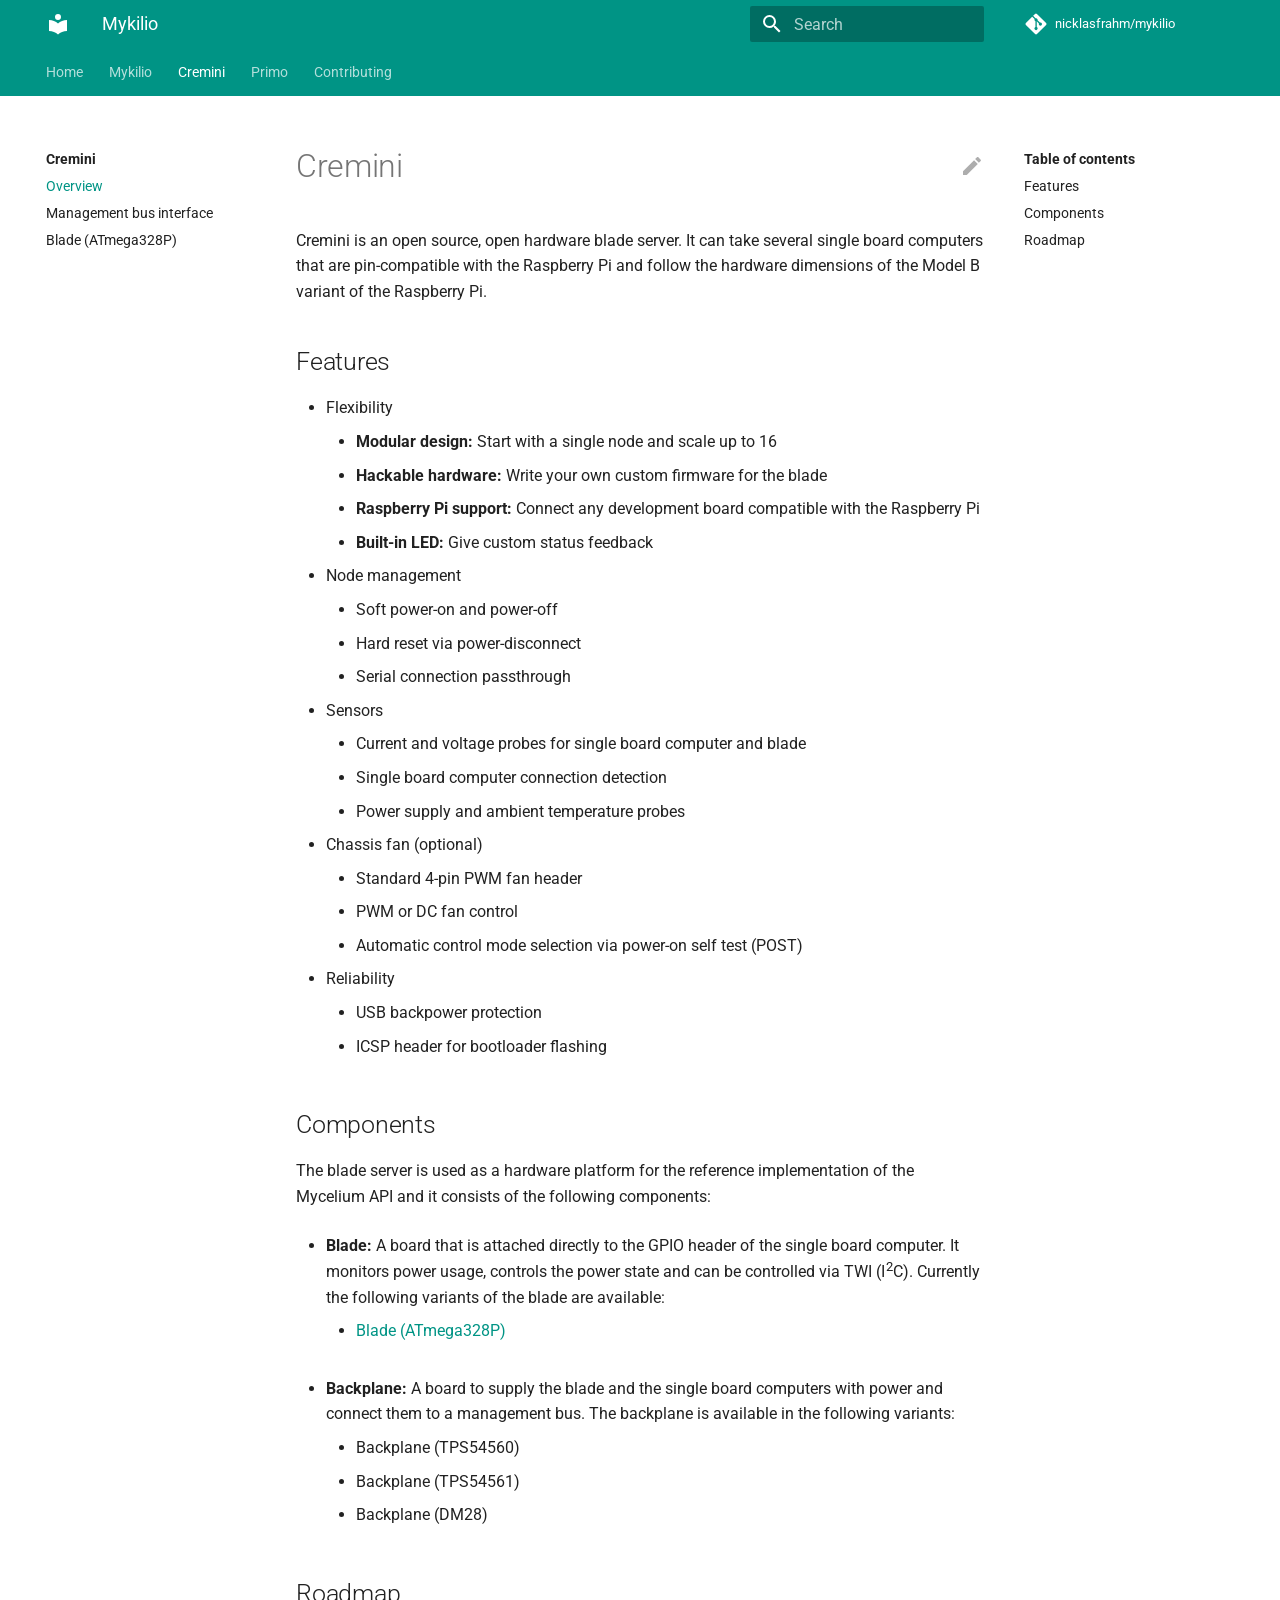
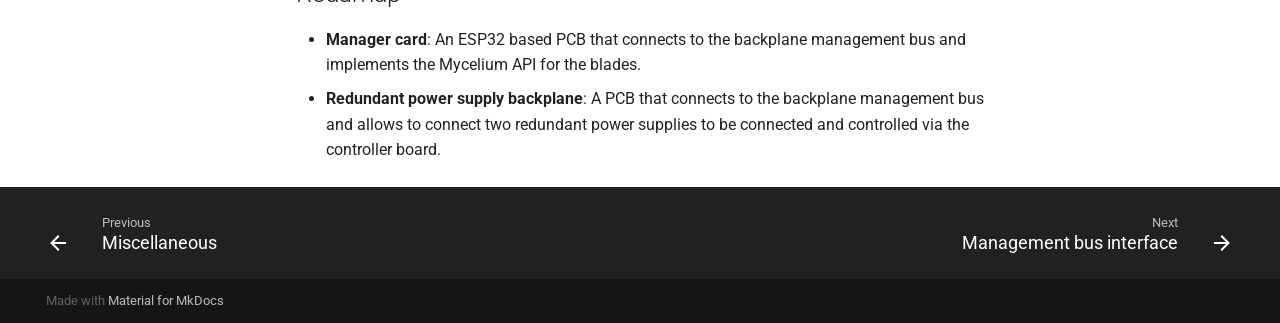
<file: cremini-overview.html>
<!doctype html>
<html lang="en" class="no-js">
  <head>
    
      <meta charset="utf-8">
      <meta name="viewport" content="width=device-width,initial-scale=1">
      
      
      
      
        <link rel="canonical" href="https://mykil.io/cremini-overview.html">
      
      <link rel="icon" href="assets/images/favicon.png">
      <meta name="generator" content="mkdocs-1.1.2, mkdocs-material-7.1.3">
    
    
      
        <title>Overview - Mykilio</title>
      
    
    
      <link rel="stylesheet" href="assets/stylesheets/main.e35208c4.min.css">
      
        
        <link rel="stylesheet" href="assets/stylesheets/palette.ef6f36e2.min.css">
        
          
          
          <meta name="theme-color" content="#009485">
        
      
    
    
    
      
        
        <link rel="preconnect" href="https://fonts.gstatic.com" crossorigin>
        <link rel="stylesheet" href="https://fonts.googleapis.com/css?family=Roboto:300,400,400i,700%7CRoboto+Mono&display=fallback">
        <style>:root{--md-text-font-family:"Roboto";--md-code-font-family:"Roboto Mono"}</style>
      
    
    
    
      <link rel="stylesheet" href="assets/css/home.css">
    
    
      
    
    
  </head>
  
  
    
    
    
    
    
    <body dir="ltr" data-md-color-scheme="" data-md-color-primary="teal" data-md-color-accent="">
  
    
    <script>function __prefix(e){return new URL(".",location).pathname+"."+e}function __get(e,t=localStorage){return JSON.parse(t.getItem(__prefix(e)))}</script>
    
    <input class="md-toggle" data-md-toggle="drawer" type="checkbox" id="__drawer" autocomplete="off">
    <input class="md-toggle" data-md-toggle="search" type="checkbox" id="__search" autocomplete="off">
    <label class="md-overlay" for="__drawer"></label>
    <div data-md-component="skip">
      
        
        <a href="#cremini" class="md-skip">
          Skip to content
        </a>
      
    </div>
    <div data-md-component="announce">
      
    </div>
    
      <header class="md-header" data-md-component="header">
  <nav class="md-header__inner md-grid" aria-label="Header">
    <a href="." title="Mykilio" class="md-header__button md-logo" aria-label="Mykilio" data-md-component="logo">
      
  
  <svg xmlns="http://www.w3.org/2000/svg" viewBox="0 0 24 24"><path d="M12 8a3 3 0 0 0 3-3 3 3 0 0 0-3-3 3 3 0 0 0-3 3 3 3 0 0 0 3 3m0 3.54C9.64 9.35 6.5 8 3 8v11c3.5 0 6.64 1.35 9 3.54 2.36-2.19 5.5-3.54 9-3.54V8c-3.5 0-6.64 1.35-9 3.54z"/></svg>

    </a>
    <label class="md-header__button md-icon" for="__drawer">
      <svg xmlns="http://www.w3.org/2000/svg" viewBox="0 0 24 24"><path d="M3 6h18v2H3V6m0 5h18v2H3v-2m0 5h18v2H3v-2z"/></svg>
    </label>
    <div class="md-header__title" data-md-component="header-title">
      <div class="md-header__ellipsis">
        <div class="md-header__topic">
          <span class="md-ellipsis">
            Mykilio
          </span>
        </div>
        <div class="md-header__topic" data-md-component="header-topic">
          <span class="md-ellipsis">
            
              Overview
            
          </span>
        </div>
      </div>
    </div>
    
    
    
      <label class="md-header__button md-icon" for="__search">
        <svg xmlns="http://www.w3.org/2000/svg" viewBox="0 0 24 24"><path d="M9.5 3A6.5 6.5 0 0 1 16 9.5c0 1.61-.59 3.09-1.56 4.23l.27.27h.79l5 5-1.5 1.5-5-5v-.79l-.27-.27A6.516 6.516 0 0 1 9.5 16 6.5 6.5 0 0 1 3 9.5 6.5 6.5 0 0 1 9.5 3m0 2C7 5 5 7 5 9.5S7 14 9.5 14 14 12 14 9.5 12 5 9.5 5z"/></svg>
      </label>
      
<div class="md-search" data-md-component="search" role="dialog">
  <label class="md-search__overlay" for="__search"></label>
  <div class="md-search__inner" role="search">
    <form class="md-search__form" name="search">
      <input type="text" class="md-search__input" name="query" aria-label="Search" placeholder="Search" autocapitalize="off" autocorrect="off" autocomplete="off" spellcheck="false" data-md-component="search-query" data-md-state="active" required>
      <label class="md-search__icon md-icon" for="__search">
        <svg xmlns="http://www.w3.org/2000/svg" viewBox="0 0 24 24"><path d="M9.5 3A6.5 6.5 0 0 1 16 9.5c0 1.61-.59 3.09-1.56 4.23l.27.27h.79l5 5-1.5 1.5-5-5v-.79l-.27-.27A6.516 6.516 0 0 1 9.5 16 6.5 6.5 0 0 1 3 9.5 6.5 6.5 0 0 1 9.5 3m0 2C7 5 5 7 5 9.5S7 14 9.5 14 14 12 14 9.5 12 5 9.5 5z"/></svg>
        <svg xmlns="http://www.w3.org/2000/svg" viewBox="0 0 24 24"><path d="M20 11v2H8l5.5 5.5-1.42 1.42L4.16 12l7.92-7.92L13.5 5.5 8 11h12z"/></svg>
      </label>
      <button type="reset" class="md-search__icon md-icon" aria-label="Clear" tabindex="-1">
        <svg xmlns="http://www.w3.org/2000/svg" viewBox="0 0 24 24"><path d="M19 6.41 17.59 5 12 10.59 6.41 5 5 6.41 10.59 12 5 17.59 6.41 19 12 13.41 17.59 19 19 17.59 13.41 12 19 6.41z"/></svg>
      </button>
    </form>
    <div class="md-search__output">
      <div class="md-search__scrollwrap" data-md-scrollfix>
        <div class="md-search-result" data-md-component="search-result">
          <div class="md-search-result__meta">
            Initializing search
          </div>
          <ol class="md-search-result__list"></ol>
        </div>
      </div>
    </div>
  </div>
</div>
    
    
      <div class="md-header__source">
        
<a href="https://github.com/nicklasfrahm/mykilio/" title="Go to repository" class="md-source" data-md-component="source">
  <div class="md-source__icon md-icon">
    
    <svg xmlns="http://www.w3.org/2000/svg" viewBox="0 0 448 512"><path d="M439.55 236.05 244 40.45a28.87 28.87 0 0 0-40.81 0l-40.66 40.63 51.52 51.52c27.06-9.14 52.68 16.77 43.39 43.68l49.66 49.66c34.23-11.8 61.18 31 35.47 56.69-26.49 26.49-70.21-2.87-56-37.34L240.22 199v121.85c25.3 12.54 22.26 41.85 9.08 55a34.34 34.34 0 0 1-48.55 0c-17.57-17.6-11.07-46.91 11.25-56v-123c-20.8-8.51-24.6-30.74-18.64-45L142.57 101 8.45 235.14a28.86 28.86 0 0 0 0 40.81l195.61 195.6a28.86 28.86 0 0 0 40.8 0l194.69-194.69a28.86 28.86 0 0 0 0-40.81z"/></svg>
  </div>
  <div class="md-source__repository">
    nicklasfrahm/mykilio
  </div>
</a>
      </div>
    
  </nav>
</header>
    
    <div class="md-container" data-md-component="container">
      
      
        
          
<nav class="md-tabs" aria-label="Tabs" data-md-component="tabs">
  <div class="md-tabs__inner md-grid">
    <ul class="md-tabs__list">
      
        
  
  


  <li class="md-tabs__item">
    <a href="index.html" class="md-tabs__link">
      Home
    </a>
  </li>

      
        
  
  


  
  
  
    <li class="md-tabs__item">
      <a href="mykilio-overview.html" class="md-tabs__link">
        Mykilio
      </a>
    </li>
  

      
        
  
  
    
  


  
  
  
    <li class="md-tabs__item">
      <a href="cremini-overview.html" class="md-tabs__link md-tabs__link--active">
        Cremini
      </a>
    </li>
  

      
        
  
  


  
  
  
    <li class="md-tabs__item">
      <a href="primo-overview.html" class="md-tabs__link">
        Primo
      </a>
    </li>
  

      
        
  
  


  <li class="md-tabs__item">
    <a href="contributing.html" class="md-tabs__link">
      Contributing
    </a>
  </li>

      
    </ul>
  </div>
</nav>
        
      
      <main class="md-main" data-md-component="main">
        <div class="md-main__inner md-grid">
          
            
              
              <div class="md-sidebar md-sidebar--primary" data-md-component="sidebar" data-md-type="navigation" >
                <div class="md-sidebar__scrollwrap">
                  <div class="md-sidebar__inner">
                    

  


<nav class="md-nav md-nav--primary md-nav--lifted" aria-label="Navigation" data-md-level="0">
  <label class="md-nav__title" for="__drawer">
    <a href="." title="Mykilio" class="md-nav__button md-logo" aria-label="Mykilio" data-md-component="logo">
      
  
  <svg xmlns="http://www.w3.org/2000/svg" viewBox="0 0 24 24"><path d="M12 8a3 3 0 0 0 3-3 3 3 0 0 0-3-3 3 3 0 0 0-3 3 3 3 0 0 0 3 3m0 3.54C9.64 9.35 6.5 8 3 8v11c3.5 0 6.64 1.35 9 3.54 2.36-2.19 5.5-3.54 9-3.54V8c-3.5 0-6.64 1.35-9 3.54z"/></svg>

    </a>
    Mykilio
  </label>
  
    <div class="md-nav__source">
      
<a href="https://github.com/nicklasfrahm/mykilio/" title="Go to repository" class="md-source" data-md-component="source">
  <div class="md-source__icon md-icon">
    
    <svg xmlns="http://www.w3.org/2000/svg" viewBox="0 0 448 512"><path d="M439.55 236.05 244 40.45a28.87 28.87 0 0 0-40.81 0l-40.66 40.63 51.52 51.52c27.06-9.14 52.68 16.77 43.39 43.68l49.66 49.66c34.23-11.8 61.18 31 35.47 56.69-26.49 26.49-70.21-2.87-56-37.34L240.22 199v121.85c25.3 12.54 22.26 41.85 9.08 55a34.34 34.34 0 0 1-48.55 0c-17.57-17.6-11.07-46.91 11.25-56v-123c-20.8-8.51-24.6-30.74-18.64-45L142.57 101 8.45 235.14a28.86 28.86 0 0 0 0 40.81l195.61 195.6a28.86 28.86 0 0 0 40.8 0l194.69-194.69a28.86 28.86 0 0 0 0-40.81z"/></svg>
  </div>
  <div class="md-source__repository">
    nicklasfrahm/mykilio
  </div>
</a>
    </div>
  
  <ul class="md-nav__list" data-md-scrollfix>
    
      
      
      

  
  
  
    <li class="md-nav__item">
      <a href="index.html" class="md-nav__link">
        Home
      </a>
    </li>
  

    
      
      
      

  
  
  
    
    <li class="md-nav__item md-nav__item--nested">
      
      
        <input class="md-nav__toggle md-toggle" data-md-toggle="__nav_2" type="checkbox" id="__nav_2" >
      
      <label class="md-nav__link" for="__nav_2">
        Mykilio
        <span class="md-nav__icon md-icon"></span>
      </label>
      <nav class="md-nav" aria-label="Mykilio" data-md-level="1">
        <label class="md-nav__title" for="__nav_2">
          <span class="md-nav__icon md-icon"></span>
          Mykilio
        </label>
        <ul class="md-nav__list" data-md-scrollfix>
          
            
  
  
  
    <li class="md-nav__item">
      <a href="mykilio-overview.html" class="md-nav__link">
        Overview
      </a>
    </li>
  

          
            
  
  
  
    <li class="md-nav__item">
      <a href="mykilio-architecture.html" class="md-nav__link">
        Architecture
      </a>
    </li>
  

          
            
  
  
  
    <li class="md-nav__item">
      <a href="mykilio-resource-properties.html" class="md-nav__link">
        Resource properties
      </a>
    </li>
  

          
            
  
  
  
    <li class="md-nav__item">
      <a href="mykilio-core-api.html" class="md-nav__link">
        Core API
      </a>
    </li>
  

          
            
  
  
  
    <li class="md-nav__item">
      <a href="mykilio-baremetal-api.html" class="md-nav__link">
        Baremetal API
      </a>
    </li>
  

          
            
  
  
  
    <li class="md-nav__item">
      <a href="mykilio-miscellaneous.html" class="md-nav__link">
        Miscellaneous
      </a>
    </li>
  

          
        </ul>
      </nav>
    </li>
  

    
      
      
      

  
  
    
  
  
    
    <li class="md-nav__item md-nav__item--active md-nav__item--nested">
      
      
        <input class="md-nav__toggle md-toggle" data-md-toggle="__nav_3" type="checkbox" id="__nav_3" checked>
      
      <label class="md-nav__link" for="__nav_3">
        Cremini
        <span class="md-nav__icon md-icon"></span>
      </label>
      <nav class="md-nav" aria-label="Cremini" data-md-level="1">
        <label class="md-nav__title" for="__nav_3">
          <span class="md-nav__icon md-icon"></span>
          Cremini
        </label>
        <ul class="md-nav__list" data-md-scrollfix>
          
            
  
  
    
  
  
    <li class="md-nav__item md-nav__item--active">
      
      <input class="md-nav__toggle md-toggle" data-md-toggle="toc" type="checkbox" id="__toc">
      
      
        
      
      
        <label class="md-nav__link md-nav__link--active" for="__toc">
          Overview
          <span class="md-nav__icon md-icon"></span>
        </label>
      
      <a href="cremini-overview.html" class="md-nav__link md-nav__link--active">
        Overview
      </a>
      
        
<nav class="md-nav md-nav--secondary" aria-label="Table of contents">
  
  
  
    
  
  
    <label class="md-nav__title" for="__toc">
      <span class="md-nav__icon md-icon"></span>
      Table of contents
    </label>
    <ul class="md-nav__list" data-md-component="toc" data-md-scrollfix>
      
        <li class="md-nav__item">
  <a href="#features" class="md-nav__link">
    Features
  </a>
  
</li>
      
        <li class="md-nav__item">
  <a href="#components" class="md-nav__link">
    Components
  </a>
  
</li>
      
        <li class="md-nav__item">
  <a href="#roadmap" class="md-nav__link">
    Roadmap
  </a>
  
</li>
      
    </ul>
  
</nav>
      
    </li>
  

          
            
  
  
  
    <li class="md-nav__item">
      <a href="cremini-management-bus-interface.html" class="md-nav__link">
        Management bus interface
      </a>
    </li>
  

          
            
  
  
  
    <li class="md-nav__item">
      <a href="cremini-blade-atmega328p.html" class="md-nav__link">
        Blade (ATmega328P)
      </a>
    </li>
  

          
        </ul>
      </nav>
    </li>
  

    
      
      
      

  
  
  
    
    <li class="md-nav__item md-nav__item--nested">
      
      
        <input class="md-nav__toggle md-toggle" data-md-toggle="__nav_4" type="checkbox" id="__nav_4" >
      
      <label class="md-nav__link" for="__nav_4">
        Primo
        <span class="md-nav__icon md-icon"></span>
      </label>
      <nav class="md-nav" aria-label="Primo" data-md-level="1">
        <label class="md-nav__title" for="__nav_4">
          <span class="md-nav__icon md-icon"></span>
          Primo
        </label>
        <ul class="md-nav__list" data-md-scrollfix>
          
            
  
  
  
    <li class="md-nav__item">
      <a href="primo-overview.html" class="md-nav__link">
        Overview
      </a>
    </li>
  

          
        </ul>
      </nav>
    </li>
  

    
      
      
      

  
  
  
    <li class="md-nav__item">
      <a href="contributing.html" class="md-nav__link">
        Contributing
      </a>
    </li>
  

    
  </ul>
</nav>
                  </div>
                </div>
              </div>
            
            
              
              <div class="md-sidebar md-sidebar--secondary" data-md-component="sidebar" data-md-type="toc" >
                <div class="md-sidebar__scrollwrap">
                  <div class="md-sidebar__inner">
                    
<nav class="md-nav md-nav--secondary" aria-label="Table of contents">
  
  
  
    
  
  
    <label class="md-nav__title" for="__toc">
      <span class="md-nav__icon md-icon"></span>
      Table of contents
    </label>
    <ul class="md-nav__list" data-md-component="toc" data-md-scrollfix>
      
        <li class="md-nav__item">
  <a href="#features" class="md-nav__link">
    Features
  </a>
  
</li>
      
        <li class="md-nav__item">
  <a href="#components" class="md-nav__link">
    Components
  </a>
  
</li>
      
        <li class="md-nav__item">
  <a href="#roadmap" class="md-nav__link">
    Roadmap
  </a>
  
</li>
      
    </ul>
  
</nav>
                  </div>
                </div>
              </div>
            
          
          <div class="md-content" data-md-component="content">
            <article class="md-content__inner md-typeset">
              
                
                  <a href="https://github.com/nicklasfrahm/mykilio/edit/main/docs/cremini-overview.md" title="Edit this page" class="md-content__button md-icon">
                    <svg xmlns="http://www.w3.org/2000/svg" viewBox="0 0 24 24"><path d="M20.71 7.04c.39-.39.39-1.04 0-1.41l-2.34-2.34c-.37-.39-1.02-.39-1.41 0l-1.84 1.83 3.75 3.75M3 17.25V21h3.75L17.81 9.93l-3.75-3.75L3 17.25z"/></svg>
                  </a>
                
                
                <h1 id="cremini">Cremini<a class="headerlink" href="#cremini" title="Permanent link">&para;</a></h1>
<p>Cremini is an open source, open hardware blade server. It can take several single board computers that are pin-compatible with the Raspberry Pi and follow the hardware dimensions of the Model B variant of the Raspberry Pi.</p>
<h2 id="features">Features<a class="headerlink" href="#features" title="Permanent link">&para;</a></h2>
<ul>
<li>Flexibility<ul>
<li><strong>Modular design:</strong> Start with a single node and scale up to 16</li>
<li><strong>Hackable hardware:</strong> Write your own custom firmware for the blade</li>
<li><strong>Raspberry Pi support:</strong> Connect any development board compatible with the Raspberry Pi</li>
<li><strong>Built-in LED:</strong> Give custom status feedback</li>
</ul>
</li>
<li>Node management<ul>
<li>Soft power-on and power-off</li>
<li>Hard reset via power-disconnect</li>
<li>Serial connection passthrough</li>
</ul>
</li>
<li>Sensors<ul>
<li>Current and voltage probes for single board computer and blade</li>
<li>Single board computer connection detection</li>
<li>Power supply and ambient temperature probes</li>
</ul>
</li>
<li>Chassis fan (optional)<ul>
<li>Standard 4-pin PWM fan header</li>
<li>PWM or DC fan control</li>
<li>Automatic control mode selection via power-on self test (POST)</li>
</ul>
</li>
<li>Reliability<ul>
<li>USB backpower protection</li>
<li>ICSP header for bootloader flashing</li>
</ul>
</li>
</ul>
<h2 id="components">Components<a class="headerlink" href="#components" title="Permanent link">&para;</a></h2>
<p>The blade server is used as a hardware platform for the reference implementation of the Mycelium API and it consists of the following components:</p>
<ul>
<li>
<p><strong>Blade:</strong> A board that is attached directly to the GPIO header of the single board computer. It monitors power usage, controls the power state and can be controlled via TWI (I<sup>2</sup>C). Currently the following variants of the blade are available:</p>
<ul>
<li><a href="cremini-blade-atmega328p.html">Blade (ATmega328P)</a></li>
</ul>
</li>
</ul>
<ul>
<li>
<p><strong>Backplane:</strong> A board to supply the blade and the single board computers with power and connect them to a management bus. The backplane is available in the following variants:</p>
<ul>
<li>Backplane (TPS54560)</li>
<li>Backplane (TPS54561)</li>
<li>Backplane (DM28)</li>
</ul>
</li>
</ul>
<h2 id="roadmap">Roadmap<a class="headerlink" href="#roadmap" title="Permanent link">&para;</a></h2>
<ul>
<li><strong>Manager card</strong>: An ESP32 based PCB that connects to the backplane management bus and implements the Mycelium API for the blades.</li>
<li><strong>Redundant power supply backplane</strong>: A PCB that connects to the backplane management bus and allows to connect two redundant power supplies to be connected and controlled via the controller board.</li>
</ul>
                
              
              
                


              
            </article>
          </div>
        </div>
        
          <a href="#" class="md-top md-icon" data-md-component="top" data-md-state="hidden">
            <svg xmlns="http://www.w3.org/2000/svg" viewBox="0 0 24 24"><path d="M13 20h-2V8l-5.5 5.5-1.42-1.42L12 4.16l7.92 7.92-1.42 1.42L13 8v12z"/></svg>
          </a>
        
      </main>
      
        
<footer class="md-footer">
  
    <nav class="md-footer__inner md-grid" aria-label="Footer">
      
        <a href="mykilio-miscellaneous.html" class="md-footer__link md-footer__link--prev" rel="prev">
          <div class="md-footer__button md-icon">
            <svg xmlns="http://www.w3.org/2000/svg" viewBox="0 0 24 24"><path d="M20 11v2H8l5.5 5.5-1.42 1.42L4.16 12l7.92-7.92L13.5 5.5 8 11h12z"/></svg>
          </div>
          <div class="md-footer__title">
            <div class="md-ellipsis">
              <span class="md-footer__direction">
                Previous
              </span>
              Miscellaneous
            </div>
          </div>
        </a>
      
      
        <a href="cremini-management-bus-interface.html" class="md-footer__link md-footer__link--next" rel="next">
          <div class="md-footer__title">
            <div class="md-ellipsis">
              <span class="md-footer__direction">
                Next
              </span>
              Management bus interface
            </div>
          </div>
          <div class="md-footer__button md-icon">
            <svg xmlns="http://www.w3.org/2000/svg" viewBox="0 0 24 24"><path d="M4 11v2h12l-5.5 5.5 1.42 1.42L19.84 12l-7.92-7.92L10.5 5.5 16 11H4z"/></svg>
          </div>
        </a>
      
    </nav>
  
  <div class="md-footer-meta md-typeset">
    <div class="md-footer-meta__inner md-grid">
      <div class="md-footer-copyright">
        
        Made with
        <a href="https://squidfunk.github.io/mkdocs-material/" target="_blank" rel="noopener">
          Material for MkDocs
        </a>
        
      </div>
      
    </div>
  </div>
</footer>
      
    </div>
    <div class="md-dialog" data-md-component="dialog">
      <div class="md-dialog__inner md-typeset"></div>
    </div>
    <script id="__config" type="application/json">{"base": ".", "features": ["navigation.instant", "navigation.tabs", "navigation.top"], "translations": {"clipboard.copy": "Copy to clipboard", "clipboard.copied": "Copied to clipboard", "search.config.lang": "en", "search.config.pipeline": "trimmer, stopWordFilter", "search.config.separator": "[\\s\\-]+", "search.placeholder": "Search", "search.result.placeholder": "Type to start searching", "search.result.none": "No matching documents", "search.result.one": "1 matching document", "search.result.other": "# matching documents", "search.result.more.one": "1 more on this page", "search.result.more.other": "# more on this page", "search.result.term.missing": "Missing"}, "search": "assets/javascripts/workers/search.fe42c31b.min.js", "version": null}</script>
    
    
      <script src="assets/javascripts/bundle.4ea5477f.min.js"></script>
      
    
  </body>
</html>
</file>
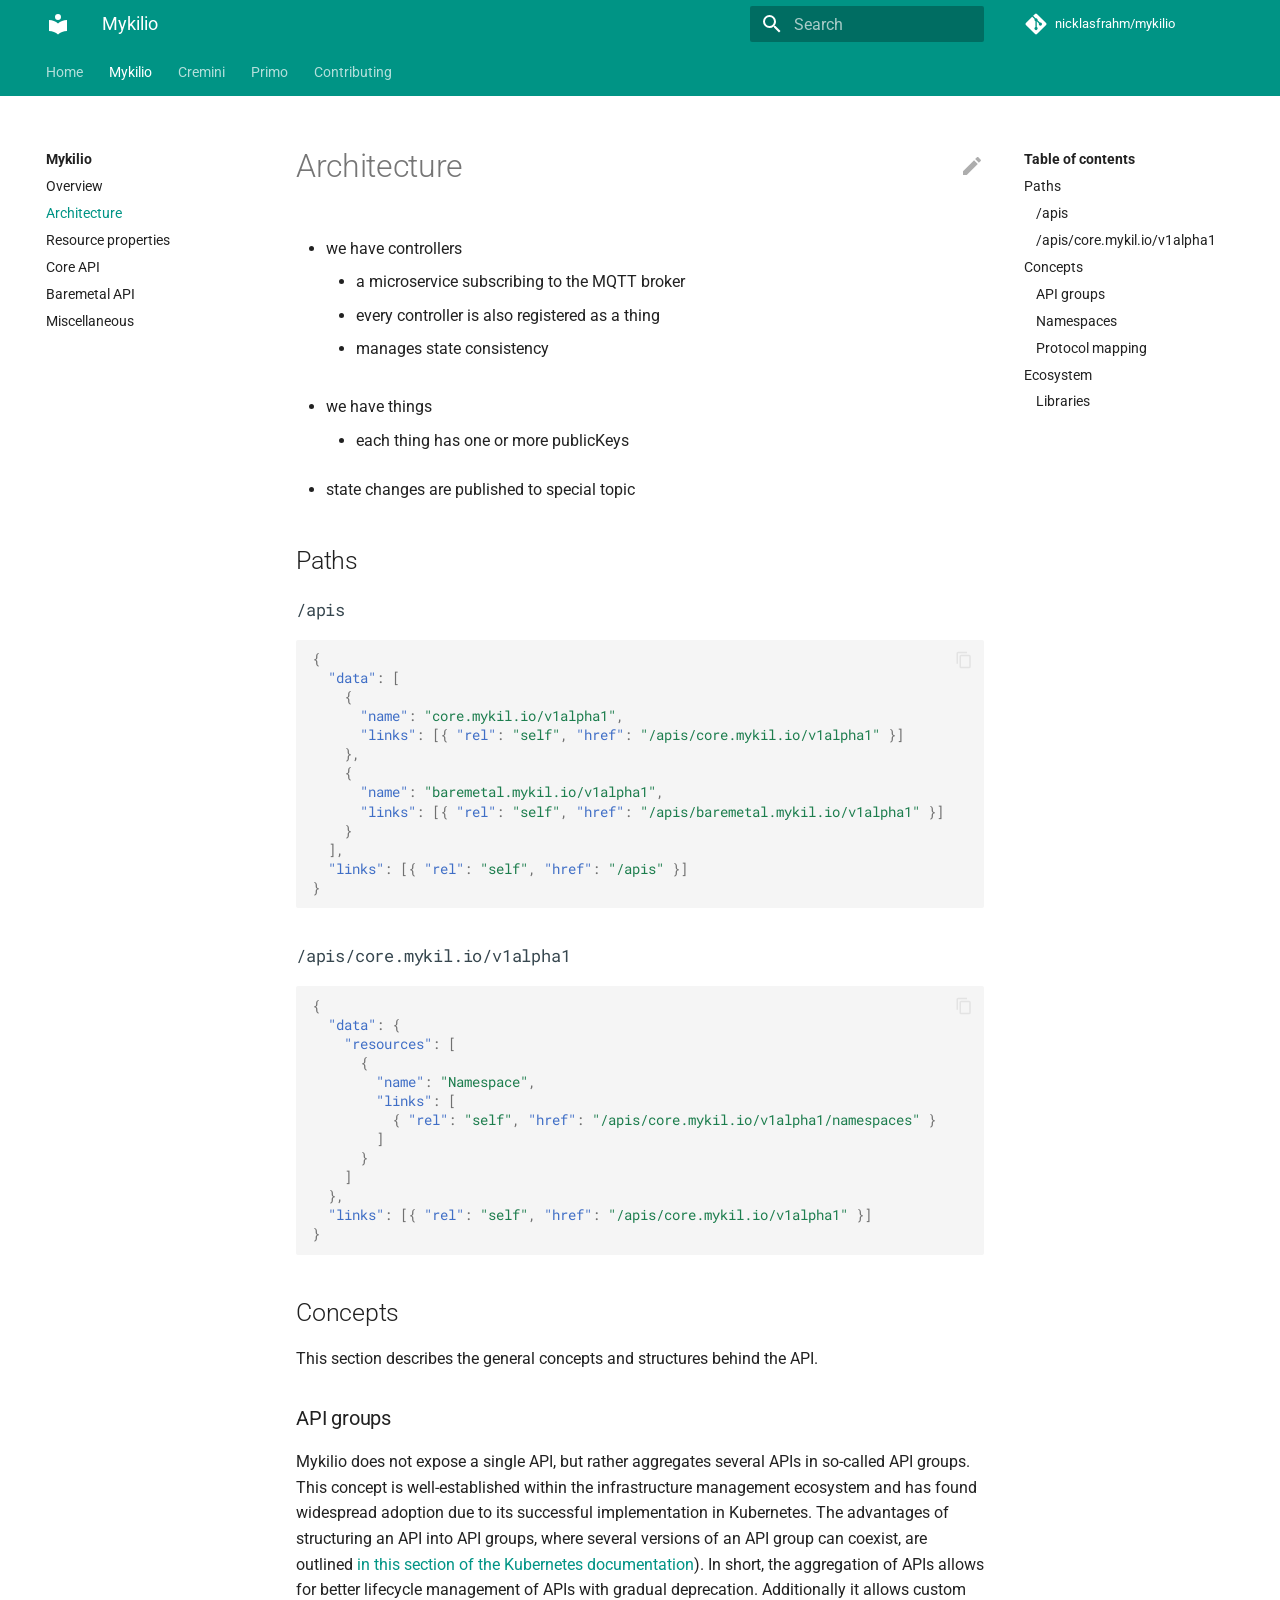
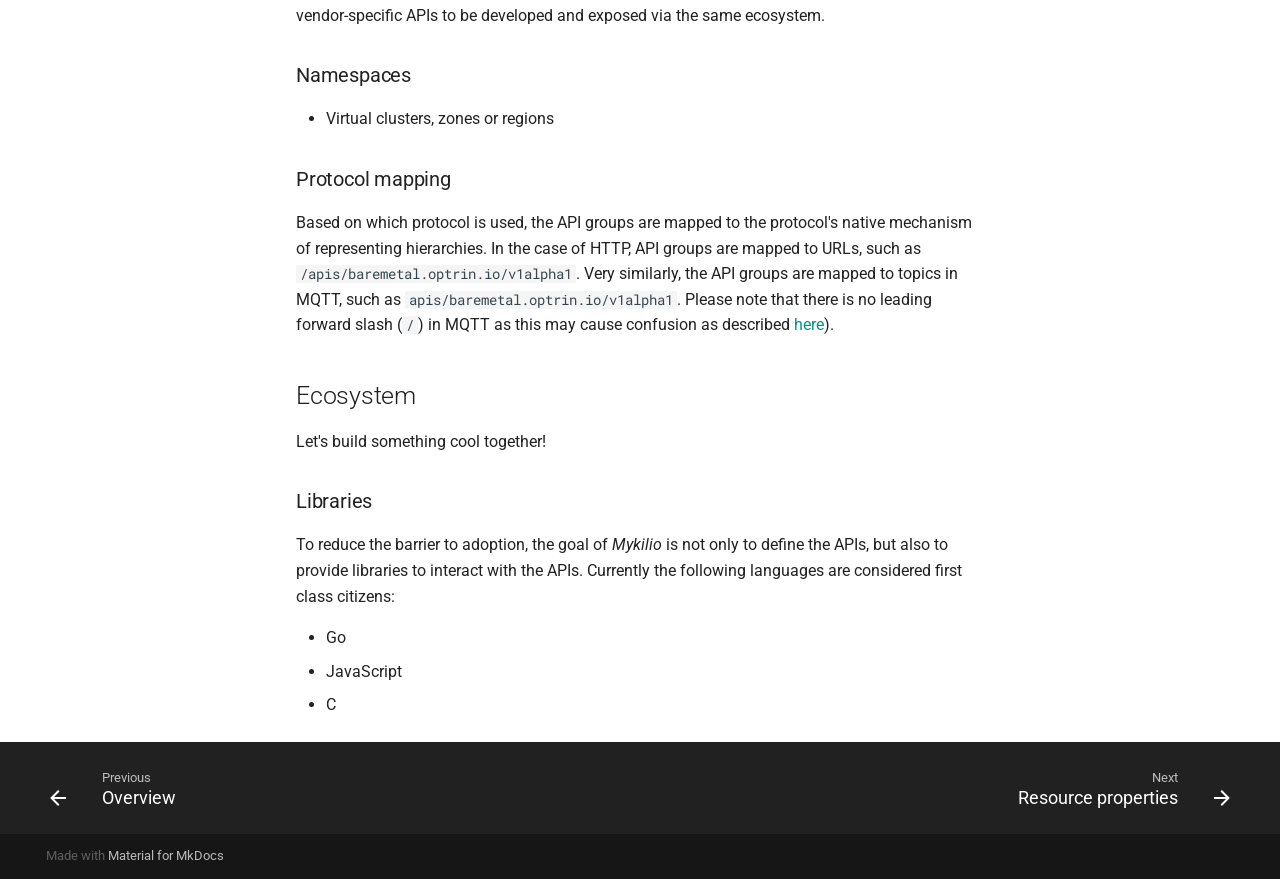
<file: mykilio-architecture.html>
<!doctype html>
<html lang="en" class="no-js">
  <head>
    
      <meta charset="utf-8">
      <meta name="viewport" content="width=device-width,initial-scale=1">
      
      
      
      
        <link rel="canonical" href="https://mykil.io/mykilio-architecture.html">
      
      <link rel="icon" href="assets/images/favicon.png">
      <meta name="generator" content="mkdocs-1.1.2, mkdocs-material-7.1.3">
    
    
      
        <title>Architecture - Mykilio</title>
      
    
    
      <link rel="stylesheet" href="assets/stylesheets/main.e35208c4.min.css">
      
        
        <link rel="stylesheet" href="assets/stylesheets/palette.ef6f36e2.min.css">
        
          
          
          <meta name="theme-color" content="#009485">
        
      
    
    
    
      
        
        <link rel="preconnect" href="https://fonts.gstatic.com" crossorigin>
        <link rel="stylesheet" href="https://fonts.googleapis.com/css?family=Roboto:300,400,400i,700%7CRoboto+Mono&display=fallback">
        <style>:root{--md-text-font-family:"Roboto";--md-code-font-family:"Roboto Mono"}</style>
      
    
    
    
      <link rel="stylesheet" href="assets/css/home.css">
    
    
      
    
    
  </head>
  
  
    
    
    
    
    
    <body dir="ltr" data-md-color-scheme="" data-md-color-primary="teal" data-md-color-accent="">
  
    
    <script>function __prefix(e){return new URL(".",location).pathname+"."+e}function __get(e,t=localStorage){return JSON.parse(t.getItem(__prefix(e)))}</script>
    
    <input class="md-toggle" data-md-toggle="drawer" type="checkbox" id="__drawer" autocomplete="off">
    <input class="md-toggle" data-md-toggle="search" type="checkbox" id="__search" autocomplete="off">
    <label class="md-overlay" for="__drawer"></label>
    <div data-md-component="skip">
      
        
        <a href="#architecture" class="md-skip">
          Skip to content
        </a>
      
    </div>
    <div data-md-component="announce">
      
    </div>
    
      <header class="md-header" data-md-component="header">
  <nav class="md-header__inner md-grid" aria-label="Header">
    <a href="." title="Mykilio" class="md-header__button md-logo" aria-label="Mykilio" data-md-component="logo">
      
  
  <svg xmlns="http://www.w3.org/2000/svg" viewBox="0 0 24 24"><path d="M12 8a3 3 0 0 0 3-3 3 3 0 0 0-3-3 3 3 0 0 0-3 3 3 3 0 0 0 3 3m0 3.54C9.64 9.35 6.5 8 3 8v11c3.5 0 6.64 1.35 9 3.54 2.36-2.19 5.5-3.54 9-3.54V8c-3.5 0-6.64 1.35-9 3.54z"/></svg>

    </a>
    <label class="md-header__button md-icon" for="__drawer">
      <svg xmlns="http://www.w3.org/2000/svg" viewBox="0 0 24 24"><path d="M3 6h18v2H3V6m0 5h18v2H3v-2m0 5h18v2H3v-2z"/></svg>
    </label>
    <div class="md-header__title" data-md-component="header-title">
      <div class="md-header__ellipsis">
        <div class="md-header__topic">
          <span class="md-ellipsis">
            Mykilio
          </span>
        </div>
        <div class="md-header__topic" data-md-component="header-topic">
          <span class="md-ellipsis">
            
              Architecture
            
          </span>
        </div>
      </div>
    </div>
    
    
    
      <label class="md-header__button md-icon" for="__search">
        <svg xmlns="http://www.w3.org/2000/svg" viewBox="0 0 24 24"><path d="M9.5 3A6.5 6.5 0 0 1 16 9.5c0 1.61-.59 3.09-1.56 4.23l.27.27h.79l5 5-1.5 1.5-5-5v-.79l-.27-.27A6.516 6.516 0 0 1 9.5 16 6.5 6.5 0 0 1 3 9.5 6.5 6.5 0 0 1 9.5 3m0 2C7 5 5 7 5 9.5S7 14 9.5 14 14 12 14 9.5 12 5 9.5 5z"/></svg>
      </label>
      
<div class="md-search" data-md-component="search" role="dialog">
  <label class="md-search__overlay" for="__search"></label>
  <div class="md-search__inner" role="search">
    <form class="md-search__form" name="search">
      <input type="text" class="md-search__input" name="query" aria-label="Search" placeholder="Search" autocapitalize="off" autocorrect="off" autocomplete="off" spellcheck="false" data-md-component="search-query" data-md-state="active" required>
      <label class="md-search__icon md-icon" for="__search">
        <svg xmlns="http://www.w3.org/2000/svg" viewBox="0 0 24 24"><path d="M9.5 3A6.5 6.5 0 0 1 16 9.5c0 1.61-.59 3.09-1.56 4.23l.27.27h.79l5 5-1.5 1.5-5-5v-.79l-.27-.27A6.516 6.516 0 0 1 9.5 16 6.5 6.5 0 0 1 3 9.5 6.5 6.5 0 0 1 9.5 3m0 2C7 5 5 7 5 9.5S7 14 9.5 14 14 12 14 9.5 12 5 9.5 5z"/></svg>
        <svg xmlns="http://www.w3.org/2000/svg" viewBox="0 0 24 24"><path d="M20 11v2H8l5.5 5.5-1.42 1.42L4.16 12l7.92-7.92L13.5 5.5 8 11h12z"/></svg>
      </label>
      <button type="reset" class="md-search__icon md-icon" aria-label="Clear" tabindex="-1">
        <svg xmlns="http://www.w3.org/2000/svg" viewBox="0 0 24 24"><path d="M19 6.41 17.59 5 12 10.59 6.41 5 5 6.41 10.59 12 5 17.59 6.41 19 12 13.41 17.59 19 19 17.59 13.41 12 19 6.41z"/></svg>
      </button>
    </form>
    <div class="md-search__output">
      <div class="md-search__scrollwrap" data-md-scrollfix>
        <div class="md-search-result" data-md-component="search-result">
          <div class="md-search-result__meta">
            Initializing search
          </div>
          <ol class="md-search-result__list"></ol>
        </div>
      </div>
    </div>
  </div>
</div>
    
    
      <div class="md-header__source">
        
<a href="https://github.com/nicklasfrahm/mykilio/" title="Go to repository" class="md-source" data-md-component="source">
  <div class="md-source__icon md-icon">
    
    <svg xmlns="http://www.w3.org/2000/svg" viewBox="0 0 448 512"><path d="M439.55 236.05 244 40.45a28.87 28.87 0 0 0-40.81 0l-40.66 40.63 51.52 51.52c27.06-9.14 52.68 16.77 43.39 43.68l49.66 49.66c34.23-11.8 61.18 31 35.47 56.69-26.49 26.49-70.21-2.87-56-37.34L240.22 199v121.85c25.3 12.54 22.26 41.85 9.08 55a34.34 34.34 0 0 1-48.55 0c-17.57-17.6-11.07-46.91 11.25-56v-123c-20.8-8.51-24.6-30.74-18.64-45L142.57 101 8.45 235.14a28.86 28.86 0 0 0 0 40.81l195.61 195.6a28.86 28.86 0 0 0 40.8 0l194.69-194.69a28.86 28.86 0 0 0 0-40.81z"/></svg>
  </div>
  <div class="md-source__repository">
    nicklasfrahm/mykilio
  </div>
</a>
      </div>
    
  </nav>
</header>
    
    <div class="md-container" data-md-component="container">
      
      
        
          
<nav class="md-tabs" aria-label="Tabs" data-md-component="tabs">
  <div class="md-tabs__inner md-grid">
    <ul class="md-tabs__list">
      
        
  
  


  <li class="md-tabs__item">
    <a href="index.html" class="md-tabs__link">
      Home
    </a>
  </li>

      
        
  
  
    
  


  
  
  
    <li class="md-tabs__item">
      <a href="mykilio-overview.html" class="md-tabs__link md-tabs__link--active">
        Mykilio
      </a>
    </li>
  

      
        
  
  


  
  
  
    <li class="md-tabs__item">
      <a href="cremini-overview.html" class="md-tabs__link">
        Cremini
      </a>
    </li>
  

      
        
  
  


  
  
  
    <li class="md-tabs__item">
      <a href="primo-overview.html" class="md-tabs__link">
        Primo
      </a>
    </li>
  

      
        
  
  


  <li class="md-tabs__item">
    <a href="contributing.html" class="md-tabs__link">
      Contributing
    </a>
  </li>

      
    </ul>
  </div>
</nav>
        
      
      <main class="md-main" data-md-component="main">
        <div class="md-main__inner md-grid">
          
            
              
              <div class="md-sidebar md-sidebar--primary" data-md-component="sidebar" data-md-type="navigation" >
                <div class="md-sidebar__scrollwrap">
                  <div class="md-sidebar__inner">
                    

  


<nav class="md-nav md-nav--primary md-nav--lifted" aria-label="Navigation" data-md-level="0">
  <label class="md-nav__title" for="__drawer">
    <a href="." title="Mykilio" class="md-nav__button md-logo" aria-label="Mykilio" data-md-component="logo">
      
  
  <svg xmlns="http://www.w3.org/2000/svg" viewBox="0 0 24 24"><path d="M12 8a3 3 0 0 0 3-3 3 3 0 0 0-3-3 3 3 0 0 0-3 3 3 3 0 0 0 3 3m0 3.54C9.64 9.35 6.5 8 3 8v11c3.5 0 6.64 1.35 9 3.54 2.36-2.19 5.5-3.54 9-3.54V8c-3.5 0-6.64 1.35-9 3.54z"/></svg>

    </a>
    Mykilio
  </label>
  
    <div class="md-nav__source">
      
<a href="https://github.com/nicklasfrahm/mykilio/" title="Go to repository" class="md-source" data-md-component="source">
  <div class="md-source__icon md-icon">
    
    <svg xmlns="http://www.w3.org/2000/svg" viewBox="0 0 448 512"><path d="M439.55 236.05 244 40.45a28.87 28.87 0 0 0-40.81 0l-40.66 40.63 51.52 51.52c27.06-9.14 52.68 16.77 43.39 43.68l49.66 49.66c34.23-11.8 61.18 31 35.47 56.69-26.49 26.49-70.21-2.87-56-37.34L240.22 199v121.85c25.3 12.54 22.26 41.85 9.08 55a34.34 34.34 0 0 1-48.55 0c-17.57-17.6-11.07-46.91 11.25-56v-123c-20.8-8.51-24.6-30.74-18.64-45L142.57 101 8.45 235.14a28.86 28.86 0 0 0 0 40.81l195.61 195.6a28.86 28.86 0 0 0 40.8 0l194.69-194.69a28.86 28.86 0 0 0 0-40.81z"/></svg>
  </div>
  <div class="md-source__repository">
    nicklasfrahm/mykilio
  </div>
</a>
    </div>
  
  <ul class="md-nav__list" data-md-scrollfix>
    
      
      
      

  
  
  
    <li class="md-nav__item">
      <a href="index.html" class="md-nav__link">
        Home
      </a>
    </li>
  

    
      
      
      

  
  
    
  
  
    
    <li class="md-nav__item md-nav__item--active md-nav__item--nested">
      
      
        <input class="md-nav__toggle md-toggle" data-md-toggle="__nav_2" type="checkbox" id="__nav_2" checked>
      
      <label class="md-nav__link" for="__nav_2">
        Mykilio
        <span class="md-nav__icon md-icon"></span>
      </label>
      <nav class="md-nav" aria-label="Mykilio" data-md-level="1">
        <label class="md-nav__title" for="__nav_2">
          <span class="md-nav__icon md-icon"></span>
          Mykilio
        </label>
        <ul class="md-nav__list" data-md-scrollfix>
          
            
  
  
  
    <li class="md-nav__item">
      <a href="mykilio-overview.html" class="md-nav__link">
        Overview
      </a>
    </li>
  

          
            
  
  
    
  
  
    <li class="md-nav__item md-nav__item--active">
      
      <input class="md-nav__toggle md-toggle" data-md-toggle="toc" type="checkbox" id="__toc">
      
      
        
      
      
        <label class="md-nav__link md-nav__link--active" for="__toc">
          Architecture
          <span class="md-nav__icon md-icon"></span>
        </label>
      
      <a href="mykilio-architecture.html" class="md-nav__link md-nav__link--active">
        Architecture
      </a>
      
        
<nav class="md-nav md-nav--secondary" aria-label="Table of contents">
  
  
  
    
  
  
    <label class="md-nav__title" for="__toc">
      <span class="md-nav__icon md-icon"></span>
      Table of contents
    </label>
    <ul class="md-nav__list" data-md-component="toc" data-md-scrollfix>
      
        <li class="md-nav__item">
  <a href="#paths" class="md-nav__link">
    Paths
  </a>
  
    <nav class="md-nav" aria-label="Paths">
      <ul class="md-nav__list">
        
          <li class="md-nav__item">
  <a href="#apis" class="md-nav__link">
    /apis
  </a>
  
</li>
        
          <li class="md-nav__item">
  <a href="#apiscoremykiliov1alpha1" class="md-nav__link">
    /apis/core.mykil.io/v1alpha1
  </a>
  
</li>
        
      </ul>
    </nav>
  
</li>
      
        <li class="md-nav__item">
  <a href="#concepts" class="md-nav__link">
    Concepts
  </a>
  
    <nav class="md-nav" aria-label="Concepts">
      <ul class="md-nav__list">
        
          <li class="md-nav__item">
  <a href="#api-groups" class="md-nav__link">
    API groups
  </a>
  
</li>
        
          <li class="md-nav__item">
  <a href="#namespaces" class="md-nav__link">
    Namespaces
  </a>
  
</li>
        
          <li class="md-nav__item">
  <a href="#protocol-mapping" class="md-nav__link">
    Protocol mapping
  </a>
  
</li>
        
      </ul>
    </nav>
  
</li>
      
        <li class="md-nav__item">
  <a href="#ecosystem" class="md-nav__link">
    Ecosystem
  </a>
  
    <nav class="md-nav" aria-label="Ecosystem">
      <ul class="md-nav__list">
        
          <li class="md-nav__item">
  <a href="#libraries" class="md-nav__link">
    Libraries
  </a>
  
</li>
        
      </ul>
    </nav>
  
</li>
      
    </ul>
  
</nav>
      
    </li>
  

          
            
  
  
  
    <li class="md-nav__item">
      <a href="mykilio-resource-properties.html" class="md-nav__link">
        Resource properties
      </a>
    </li>
  

          
            
  
  
  
    <li class="md-nav__item">
      <a href="mykilio-core-api.html" class="md-nav__link">
        Core API
      </a>
    </li>
  

          
            
  
  
  
    <li class="md-nav__item">
      <a href="mykilio-baremetal-api.html" class="md-nav__link">
        Baremetal API
      </a>
    </li>
  

          
            
  
  
  
    <li class="md-nav__item">
      <a href="mykilio-miscellaneous.html" class="md-nav__link">
        Miscellaneous
      </a>
    </li>
  

          
        </ul>
      </nav>
    </li>
  

    
      
      
      

  
  
  
    
    <li class="md-nav__item md-nav__item--nested">
      
      
        <input class="md-nav__toggle md-toggle" data-md-toggle="__nav_3" type="checkbox" id="__nav_3" >
      
      <label class="md-nav__link" for="__nav_3">
        Cremini
        <span class="md-nav__icon md-icon"></span>
      </label>
      <nav class="md-nav" aria-label="Cremini" data-md-level="1">
        <label class="md-nav__title" for="__nav_3">
          <span class="md-nav__icon md-icon"></span>
          Cremini
        </label>
        <ul class="md-nav__list" data-md-scrollfix>
          
            
  
  
  
    <li class="md-nav__item">
      <a href="cremini-overview.html" class="md-nav__link">
        Overview
      </a>
    </li>
  

          
            
  
  
  
    <li class="md-nav__item">
      <a href="cremini-management-bus-interface.html" class="md-nav__link">
        Management bus interface
      </a>
    </li>
  

          
            
  
  
  
    <li class="md-nav__item">
      <a href="cremini-blade-atmega328p.html" class="md-nav__link">
        Blade (ATmega328P)
      </a>
    </li>
  

          
        </ul>
      </nav>
    </li>
  

    
      
      
      

  
  
  
    
    <li class="md-nav__item md-nav__item--nested">
      
      
        <input class="md-nav__toggle md-toggle" data-md-toggle="__nav_4" type="checkbox" id="__nav_4" >
      
      <label class="md-nav__link" for="__nav_4">
        Primo
        <span class="md-nav__icon md-icon"></span>
      </label>
      <nav class="md-nav" aria-label="Primo" data-md-level="1">
        <label class="md-nav__title" for="__nav_4">
          <span class="md-nav__icon md-icon"></span>
          Primo
        </label>
        <ul class="md-nav__list" data-md-scrollfix>
          
            
  
  
  
    <li class="md-nav__item">
      <a href="primo-overview.html" class="md-nav__link">
        Overview
      </a>
    </li>
  

          
        </ul>
      </nav>
    </li>
  

    
      
      
      

  
  
  
    <li class="md-nav__item">
      <a href="contributing.html" class="md-nav__link">
        Contributing
      </a>
    </li>
  

    
  </ul>
</nav>
                  </div>
                </div>
              </div>
            
            
              
              <div class="md-sidebar md-sidebar--secondary" data-md-component="sidebar" data-md-type="toc" >
                <div class="md-sidebar__scrollwrap">
                  <div class="md-sidebar__inner">
                    
<nav class="md-nav md-nav--secondary" aria-label="Table of contents">
  
  
  
    
  
  
    <label class="md-nav__title" for="__toc">
      <span class="md-nav__icon md-icon"></span>
      Table of contents
    </label>
    <ul class="md-nav__list" data-md-component="toc" data-md-scrollfix>
      
        <li class="md-nav__item">
  <a href="#paths" class="md-nav__link">
    Paths
  </a>
  
    <nav class="md-nav" aria-label="Paths">
      <ul class="md-nav__list">
        
          <li class="md-nav__item">
  <a href="#apis" class="md-nav__link">
    /apis
  </a>
  
</li>
        
          <li class="md-nav__item">
  <a href="#apiscoremykiliov1alpha1" class="md-nav__link">
    /apis/core.mykil.io/v1alpha1
  </a>
  
</li>
        
      </ul>
    </nav>
  
</li>
      
        <li class="md-nav__item">
  <a href="#concepts" class="md-nav__link">
    Concepts
  </a>
  
    <nav class="md-nav" aria-label="Concepts">
      <ul class="md-nav__list">
        
          <li class="md-nav__item">
  <a href="#api-groups" class="md-nav__link">
    API groups
  </a>
  
</li>
        
          <li class="md-nav__item">
  <a href="#namespaces" class="md-nav__link">
    Namespaces
  </a>
  
</li>
        
          <li class="md-nav__item">
  <a href="#protocol-mapping" class="md-nav__link">
    Protocol mapping
  </a>
  
</li>
        
      </ul>
    </nav>
  
</li>
      
        <li class="md-nav__item">
  <a href="#ecosystem" class="md-nav__link">
    Ecosystem
  </a>
  
    <nav class="md-nav" aria-label="Ecosystem">
      <ul class="md-nav__list">
        
          <li class="md-nav__item">
  <a href="#libraries" class="md-nav__link">
    Libraries
  </a>
  
</li>
        
      </ul>
    </nav>
  
</li>
      
    </ul>
  
</nav>
                  </div>
                </div>
              </div>
            
          
          <div class="md-content" data-md-component="content">
            <article class="md-content__inner md-typeset">
              
                
                  <a href="https://github.com/nicklasfrahm/mykilio/edit/main/docs/mykilio-architecture.md" title="Edit this page" class="md-content__button md-icon">
                    <svg xmlns="http://www.w3.org/2000/svg" viewBox="0 0 24 24"><path d="M20.71 7.04c.39-.39.39-1.04 0-1.41l-2.34-2.34c-.37-.39-1.02-.39-1.41 0l-1.84 1.83 3.75 3.75M3 17.25V21h3.75L17.81 9.93l-3.75-3.75L3 17.25z"/></svg>
                  </a>
                
                
                <h1 id="architecture">Architecture<a class="headerlink" href="#architecture" title="Permanent link">&para;</a></h1>
<ul>
<li>
<p>we have controllers</p>
<ul>
<li>a microservice subscribing to the MQTT broker</li>
<li>every controller is also registered as a thing</li>
<li>manages state consistency</li>
</ul>
</li>
</ul>
<ul>
<li>
<p>we have things</p>
<ul>
<li>each thing has one or more publicKeys</li>
</ul>
</li>
</ul>
<ul>
<li>state changes are published to special topic</li>
</ul>
<h2 id="paths">Paths<a class="headerlink" href="#paths" title="Permanent link">&para;</a></h2>
<h3 id="apis"><code>/apis</code><a class="headerlink" href="#apis" title="Permanent link">&para;</a></h3>
<div class="highlight"><pre><span></span><code><span class="p">{</span>
  <span class="nt">&quot;data&quot;</span><span class="p">:</span> <span class="p">[</span>
    <span class="p">{</span>
      <span class="nt">&quot;name&quot;</span><span class="p">:</span> <span class="s2">&quot;core.mykil.io/v1alpha1&quot;</span><span class="p">,</span>
      <span class="nt">&quot;links&quot;</span><span class="p">:</span> <span class="p">[{</span> <span class="nt">&quot;rel&quot;</span><span class="p">:</span> <span class="s2">&quot;self&quot;</span><span class="p">,</span> <span class="nt">&quot;href&quot;</span><span class="p">:</span> <span class="s2">&quot;/apis/core.mykil.io/v1alpha1&quot;</span> <span class="p">}]</span>
    <span class="p">},</span>
    <span class="p">{</span>
      <span class="nt">&quot;name&quot;</span><span class="p">:</span> <span class="s2">&quot;baremetal.mykil.io/v1alpha1&quot;</span><span class="p">,</span>
      <span class="nt">&quot;links&quot;</span><span class="p">:</span> <span class="p">[{</span> <span class="nt">&quot;rel&quot;</span><span class="p">:</span> <span class="s2">&quot;self&quot;</span><span class="p">,</span> <span class="nt">&quot;href&quot;</span><span class="p">:</span> <span class="s2">&quot;/apis/baremetal.mykil.io/v1alpha1&quot;</span> <span class="p">}]</span>
    <span class="p">}</span>
  <span class="p">],</span>
  <span class="nt">&quot;links&quot;</span><span class="p">:</span> <span class="p">[{</span> <span class="nt">&quot;rel&quot;</span><span class="p">:</span> <span class="s2">&quot;self&quot;</span><span class="p">,</span> <span class="nt">&quot;href&quot;</span><span class="p">:</span> <span class="s2">&quot;/apis&quot;</span> <span class="p">}]</span>
<span class="p">}</span>
</code></pre></div>
<h3 id="apiscoremykiliov1alpha1"><code>/apis/core.mykil.io/v1alpha1</code><a class="headerlink" href="#apiscoremykiliov1alpha1" title="Permanent link">&para;</a></h3>
<div class="highlight"><pre><span></span><code><span class="p">{</span>
  <span class="nt">&quot;data&quot;</span><span class="p">:</span> <span class="p">{</span>
    <span class="nt">&quot;resources&quot;</span><span class="p">:</span> <span class="p">[</span>
      <span class="p">{</span>
        <span class="nt">&quot;name&quot;</span><span class="p">:</span> <span class="s2">&quot;Namespace&quot;</span><span class="p">,</span>
        <span class="nt">&quot;links&quot;</span><span class="p">:</span> <span class="p">[</span>
          <span class="p">{</span> <span class="nt">&quot;rel&quot;</span><span class="p">:</span> <span class="s2">&quot;self&quot;</span><span class="p">,</span> <span class="nt">&quot;href&quot;</span><span class="p">:</span> <span class="s2">&quot;/apis/core.mykil.io/v1alpha1/namespaces&quot;</span> <span class="p">}</span>
        <span class="p">]</span>
      <span class="p">}</span>
    <span class="p">]</span>
  <span class="p">},</span>
  <span class="nt">&quot;links&quot;</span><span class="p">:</span> <span class="p">[{</span> <span class="nt">&quot;rel&quot;</span><span class="p">:</span> <span class="s2">&quot;self&quot;</span><span class="p">,</span> <span class="nt">&quot;href&quot;</span><span class="p">:</span> <span class="s2">&quot;/apis/core.mykil.io/v1alpha1&quot;</span> <span class="p">}]</span>
<span class="p">}</span>
</code></pre></div>
<h2 id="concepts">Concepts<a class="headerlink" href="#concepts" title="Permanent link">&para;</a></h2>
<p>This section describes the general concepts and structures behind the API.</p>
<h3 id="api-groups">API groups<a class="headerlink" href="#api-groups" title="Permanent link">&para;</a></h3>
<p>Mykilio does not expose a single API, but rather aggregates several APIs in so-called API groups. This concept is well-established within the infrastructure management ecosystem and has found widespread adoption due to its successful implementation in Kubernetes. The advantages of structuring an API into API groups, where several versions of an API group can coexist, are outlined <a href="https://kubernetes.io/docs/concepts/overview/kubernetes-api/#api-groups-and-versioning">in this section of the Kubernetes documentation</a>). In short, the aggregation of APIs allows for better lifecycle management of APIs with gradual deprecation. Additionally it allows custom vendor-specific APIs to be developed and exposed via the same ecosystem.</p>
<h3 id="namespaces">Namespaces<a class="headerlink" href="#namespaces" title="Permanent link">&para;</a></h3>
<ul>
<li>Virtual clusters, zones or regions</li>
</ul>
<h3 id="protocol-mapping">Protocol mapping<a class="headerlink" href="#protocol-mapping" title="Permanent link">&para;</a></h3>
<p>Based on which protocol is used, the API groups are mapped to the protocol's native mechanism of representing hierarchies. In the case of HTTP, API groups are mapped to URLs, such as <code>/apis/baremetal.optrin.io/v1alpha1</code>. Very similarly, the API groups are mapped to topics in MQTT, such as <code>apis/baremetal.optrin.io/v1alpha1</code>. Please note that there is no leading forward slash (<code>/</code>) in MQTT as this may cause confusion as described <a href="https://www.hivemq.com/blog/mqtt-essentials-part-5-mqtt-topics-best-practices/#best-practices">here</a>).</p>
<h2 id="ecosystem">Ecosystem<a class="headerlink" href="#ecosystem" title="Permanent link">&para;</a></h2>
<p>Let's build something cool together!</p>
<h3 id="libraries">Libraries<a class="headerlink" href="#libraries" title="Permanent link">&para;</a></h3>
<p>To reduce the barrier to adoption, the goal of <em>Mykilio</em> is not only to define the APIs, but also to provide libraries to interact with the APIs. Currently the following languages are considered first class citizens:</p>
<ul>
<li>Go</li>
<li>JavaScript</li>
<li>C</li>
</ul>
                
              
              
                


              
            </article>
          </div>
        </div>
        
          <a href="#" class="md-top md-icon" data-md-component="top" data-md-state="hidden">
            <svg xmlns="http://www.w3.org/2000/svg" viewBox="0 0 24 24"><path d="M13 20h-2V8l-5.5 5.5-1.42-1.42L12 4.16l7.92 7.92-1.42 1.42L13 8v12z"/></svg>
          </a>
        
      </main>
      
        
<footer class="md-footer">
  
    <nav class="md-footer__inner md-grid" aria-label="Footer">
      
        <a href="mykilio-overview.html" class="md-footer__link md-footer__link--prev" rel="prev">
          <div class="md-footer__button md-icon">
            <svg xmlns="http://www.w3.org/2000/svg" viewBox="0 0 24 24"><path d="M20 11v2H8l5.5 5.5-1.42 1.42L4.16 12l7.92-7.92L13.5 5.5 8 11h12z"/></svg>
          </div>
          <div class="md-footer__title">
            <div class="md-ellipsis">
              <span class="md-footer__direction">
                Previous
              </span>
              Overview
            </div>
          </div>
        </a>
      
      
        <a href="mykilio-resource-properties.html" class="md-footer__link md-footer__link--next" rel="next">
          <div class="md-footer__title">
            <div class="md-ellipsis">
              <span class="md-footer__direction">
                Next
              </span>
              Resource properties
            </div>
          </div>
          <div class="md-footer__button md-icon">
            <svg xmlns="http://www.w3.org/2000/svg" viewBox="0 0 24 24"><path d="M4 11v2h12l-5.5 5.5 1.42 1.42L19.84 12l-7.92-7.92L10.5 5.5 16 11H4z"/></svg>
          </div>
        </a>
      
    </nav>
  
  <div class="md-footer-meta md-typeset">
    <div class="md-footer-meta__inner md-grid">
      <div class="md-footer-copyright">
        
        Made with
        <a href="https://squidfunk.github.io/mkdocs-material/" target="_blank" rel="noopener">
          Material for MkDocs
        </a>
        
      </div>
      
    </div>
  </div>
</footer>
      
    </div>
    <div class="md-dialog" data-md-component="dialog">
      <div class="md-dialog__inner md-typeset"></div>
    </div>
    <script id="__config" type="application/json">{"base": ".", "features": ["navigation.instant", "navigation.tabs", "navigation.top"], "translations": {"clipboard.copy": "Copy to clipboard", "clipboard.copied": "Copied to clipboard", "search.config.lang": "en", "search.config.pipeline": "trimmer, stopWordFilter", "search.config.separator": "[\\s\\-]+", "search.placeholder": "Search", "search.result.placeholder": "Type to start searching", "search.result.none": "No matching documents", "search.result.one": "1 matching document", "search.result.other": "# matching documents", "search.result.more.one": "1 more on this page", "search.result.more.other": "# more on this page", "search.result.term.missing": "Missing"}, "search": "assets/javascripts/workers/search.fe42c31b.min.js", "version": null}</script>
    
    
      <script src="assets/javascripts/bundle.4ea5477f.min.js"></script>
      
    
  </body>
</html>
</file>
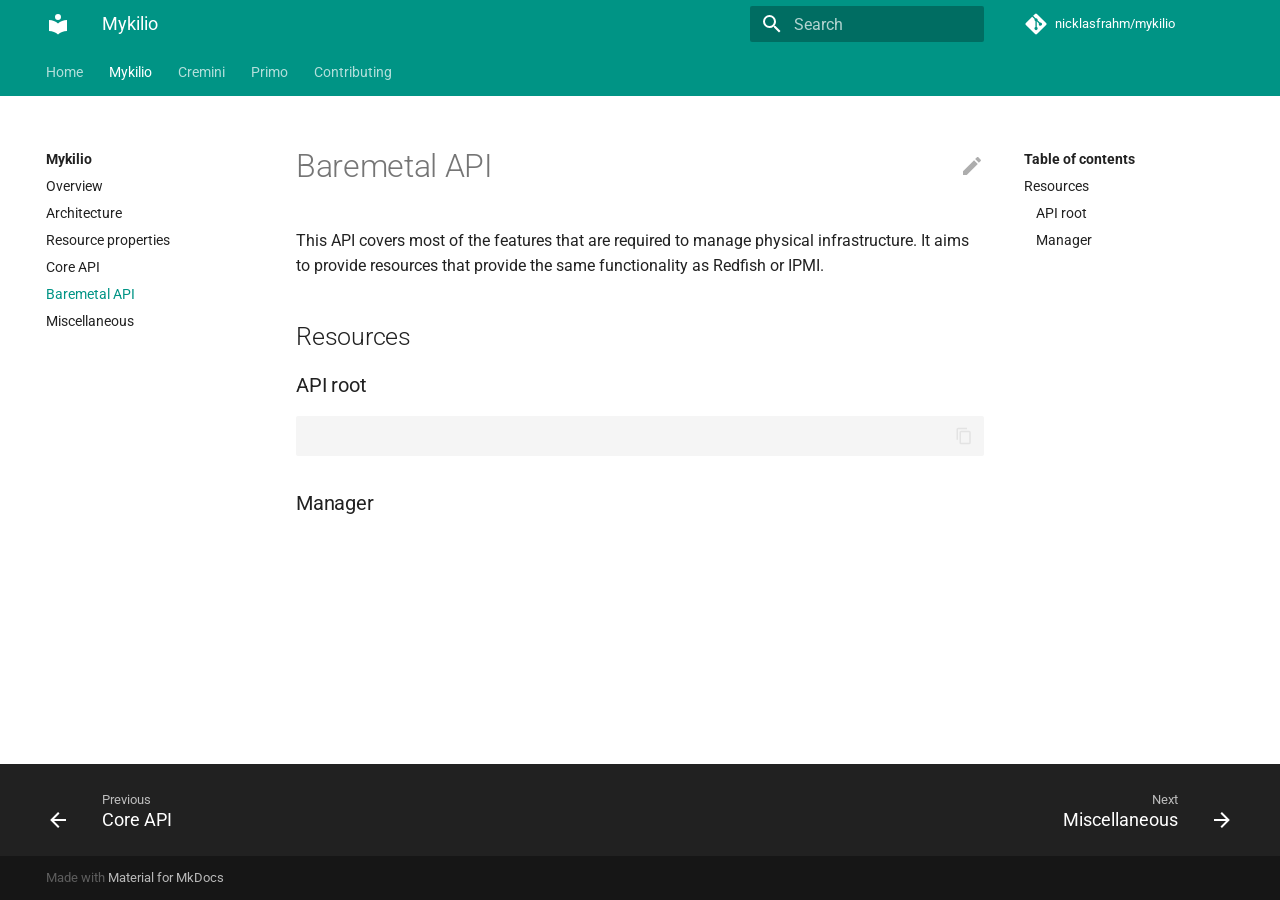
<file: mykilio-baremetal-api.html>
<!doctype html>
<html lang="en" class="no-js">
  <head>
    
      <meta charset="utf-8">
      <meta name="viewport" content="width=device-width,initial-scale=1">
      
      
      
      
        <link rel="canonical" href="https://mykil.io/mykilio-baremetal-api.html">
      
      <link rel="icon" href="assets/images/favicon.png">
      <meta name="generator" content="mkdocs-1.1.2, mkdocs-material-7.1.3">
    
    
      
        <title>Baremetal API - Mykilio</title>
      
    
    
      <link rel="stylesheet" href="assets/stylesheets/main.e35208c4.min.css">
      
        
        <link rel="stylesheet" href="assets/stylesheets/palette.ef6f36e2.min.css">
        
          
          
          <meta name="theme-color" content="#009485">
        
      
    
    
    
      
        
        <link rel="preconnect" href="https://fonts.gstatic.com" crossorigin>
        <link rel="stylesheet" href="https://fonts.googleapis.com/css?family=Roboto:300,400,400i,700%7CRoboto+Mono&display=fallback">
        <style>:root{--md-text-font-family:"Roboto";--md-code-font-family:"Roboto Mono"}</style>
      
    
    
    
      <link rel="stylesheet" href="assets/css/home.css">
    
    
      
    
    
  </head>
  
  
    
    
    
    
    
    <body dir="ltr" data-md-color-scheme="" data-md-color-primary="teal" data-md-color-accent="">
  
    
    <script>function __prefix(e){return new URL(".",location).pathname+"."+e}function __get(e,t=localStorage){return JSON.parse(t.getItem(__prefix(e)))}</script>
    
    <input class="md-toggle" data-md-toggle="drawer" type="checkbox" id="__drawer" autocomplete="off">
    <input class="md-toggle" data-md-toggle="search" type="checkbox" id="__search" autocomplete="off">
    <label class="md-overlay" for="__drawer"></label>
    <div data-md-component="skip">
      
        
        <a href="#baremetal-api" class="md-skip">
          Skip to content
        </a>
      
    </div>
    <div data-md-component="announce">
      
    </div>
    
      <header class="md-header" data-md-component="header">
  <nav class="md-header__inner md-grid" aria-label="Header">
    <a href="." title="Mykilio" class="md-header__button md-logo" aria-label="Mykilio" data-md-component="logo">
      
  
  <svg xmlns="http://www.w3.org/2000/svg" viewBox="0 0 24 24"><path d="M12 8a3 3 0 0 0 3-3 3 3 0 0 0-3-3 3 3 0 0 0-3 3 3 3 0 0 0 3 3m0 3.54C9.64 9.35 6.5 8 3 8v11c3.5 0 6.64 1.35 9 3.54 2.36-2.19 5.5-3.54 9-3.54V8c-3.5 0-6.64 1.35-9 3.54z"/></svg>

    </a>
    <label class="md-header__button md-icon" for="__drawer">
      <svg xmlns="http://www.w3.org/2000/svg" viewBox="0 0 24 24"><path d="M3 6h18v2H3V6m0 5h18v2H3v-2m0 5h18v2H3v-2z"/></svg>
    </label>
    <div class="md-header__title" data-md-component="header-title">
      <div class="md-header__ellipsis">
        <div class="md-header__topic">
          <span class="md-ellipsis">
            Mykilio
          </span>
        </div>
        <div class="md-header__topic" data-md-component="header-topic">
          <span class="md-ellipsis">
            
              Baremetal API
            
          </span>
        </div>
      </div>
    </div>
    
    
    
      <label class="md-header__button md-icon" for="__search">
        <svg xmlns="http://www.w3.org/2000/svg" viewBox="0 0 24 24"><path d="M9.5 3A6.5 6.5 0 0 1 16 9.5c0 1.61-.59 3.09-1.56 4.23l.27.27h.79l5 5-1.5 1.5-5-5v-.79l-.27-.27A6.516 6.516 0 0 1 9.5 16 6.5 6.5 0 0 1 3 9.5 6.5 6.5 0 0 1 9.5 3m0 2C7 5 5 7 5 9.5S7 14 9.5 14 14 12 14 9.5 12 5 9.5 5z"/></svg>
      </label>
      
<div class="md-search" data-md-component="search" role="dialog">
  <label class="md-search__overlay" for="__search"></label>
  <div class="md-search__inner" role="search">
    <form class="md-search__form" name="search">
      <input type="text" class="md-search__input" name="query" aria-label="Search" placeholder="Search" autocapitalize="off" autocorrect="off" autocomplete="off" spellcheck="false" data-md-component="search-query" data-md-state="active" required>
      <label class="md-search__icon md-icon" for="__search">
        <svg xmlns="http://www.w3.org/2000/svg" viewBox="0 0 24 24"><path d="M9.5 3A6.5 6.5 0 0 1 16 9.5c0 1.61-.59 3.09-1.56 4.23l.27.27h.79l5 5-1.5 1.5-5-5v-.79l-.27-.27A6.516 6.516 0 0 1 9.5 16 6.5 6.5 0 0 1 3 9.5 6.5 6.5 0 0 1 9.5 3m0 2C7 5 5 7 5 9.5S7 14 9.5 14 14 12 14 9.5 12 5 9.5 5z"/></svg>
        <svg xmlns="http://www.w3.org/2000/svg" viewBox="0 0 24 24"><path d="M20 11v2H8l5.5 5.5-1.42 1.42L4.16 12l7.92-7.92L13.5 5.5 8 11h12z"/></svg>
      </label>
      <button type="reset" class="md-search__icon md-icon" aria-label="Clear" tabindex="-1">
        <svg xmlns="http://www.w3.org/2000/svg" viewBox="0 0 24 24"><path d="M19 6.41 17.59 5 12 10.59 6.41 5 5 6.41 10.59 12 5 17.59 6.41 19 12 13.41 17.59 19 19 17.59 13.41 12 19 6.41z"/></svg>
      </button>
    </form>
    <div class="md-search__output">
      <div class="md-search__scrollwrap" data-md-scrollfix>
        <div class="md-search-result" data-md-component="search-result">
          <div class="md-search-result__meta">
            Initializing search
          </div>
          <ol class="md-search-result__list"></ol>
        </div>
      </div>
    </div>
  </div>
</div>
    
    
      <div class="md-header__source">
        
<a href="https://github.com/nicklasfrahm/mykilio/" title="Go to repository" class="md-source" data-md-component="source">
  <div class="md-source__icon md-icon">
    
    <svg xmlns="http://www.w3.org/2000/svg" viewBox="0 0 448 512"><path d="M439.55 236.05 244 40.45a28.87 28.87 0 0 0-40.81 0l-40.66 40.63 51.52 51.52c27.06-9.14 52.68 16.77 43.39 43.68l49.66 49.66c34.23-11.8 61.18 31 35.47 56.69-26.49 26.49-70.21-2.87-56-37.34L240.22 199v121.85c25.3 12.54 22.26 41.85 9.08 55a34.34 34.34 0 0 1-48.55 0c-17.57-17.6-11.07-46.91 11.25-56v-123c-20.8-8.51-24.6-30.74-18.64-45L142.57 101 8.45 235.14a28.86 28.86 0 0 0 0 40.81l195.61 195.6a28.86 28.86 0 0 0 40.8 0l194.69-194.69a28.86 28.86 0 0 0 0-40.81z"/></svg>
  </div>
  <div class="md-source__repository">
    nicklasfrahm/mykilio
  </div>
</a>
      </div>
    
  </nav>
</header>
    
    <div class="md-container" data-md-component="container">
      
      
        
          
<nav class="md-tabs" aria-label="Tabs" data-md-component="tabs">
  <div class="md-tabs__inner md-grid">
    <ul class="md-tabs__list">
      
        
  
  


  <li class="md-tabs__item">
    <a href="index.html" class="md-tabs__link">
      Home
    </a>
  </li>

      
        
  
  
    
  


  
  
  
    <li class="md-tabs__item">
      <a href="mykilio-overview.html" class="md-tabs__link md-tabs__link--active">
        Mykilio
      </a>
    </li>
  

      
        
  
  


  
  
  
    <li class="md-tabs__item">
      <a href="cremini-overview.html" class="md-tabs__link">
        Cremini
      </a>
    </li>
  

      
        
  
  


  
  
  
    <li class="md-tabs__item">
      <a href="primo-overview.html" class="md-tabs__link">
        Primo
      </a>
    </li>
  

      
        
  
  


  <li class="md-tabs__item">
    <a href="contributing.html" class="md-tabs__link">
      Contributing
    </a>
  </li>

      
    </ul>
  </div>
</nav>
        
      
      <main class="md-main" data-md-component="main">
        <div class="md-main__inner md-grid">
          
            
              
              <div class="md-sidebar md-sidebar--primary" data-md-component="sidebar" data-md-type="navigation" >
                <div class="md-sidebar__scrollwrap">
                  <div class="md-sidebar__inner">
                    

  


<nav class="md-nav md-nav--primary md-nav--lifted" aria-label="Navigation" data-md-level="0">
  <label class="md-nav__title" for="__drawer">
    <a href="." title="Mykilio" class="md-nav__button md-logo" aria-label="Mykilio" data-md-component="logo">
      
  
  <svg xmlns="http://www.w3.org/2000/svg" viewBox="0 0 24 24"><path d="M12 8a3 3 0 0 0 3-3 3 3 0 0 0-3-3 3 3 0 0 0-3 3 3 3 0 0 0 3 3m0 3.54C9.64 9.35 6.5 8 3 8v11c3.5 0 6.64 1.35 9 3.54 2.36-2.19 5.5-3.54 9-3.54V8c-3.5 0-6.64 1.35-9 3.54z"/></svg>

    </a>
    Mykilio
  </label>
  
    <div class="md-nav__source">
      
<a href="https://github.com/nicklasfrahm/mykilio/" title="Go to repository" class="md-source" data-md-component="source">
  <div class="md-source__icon md-icon">
    
    <svg xmlns="http://www.w3.org/2000/svg" viewBox="0 0 448 512"><path d="M439.55 236.05 244 40.45a28.87 28.87 0 0 0-40.81 0l-40.66 40.63 51.52 51.52c27.06-9.14 52.68 16.77 43.39 43.68l49.66 49.66c34.23-11.8 61.18 31 35.47 56.69-26.49 26.49-70.21-2.87-56-37.34L240.22 199v121.85c25.3 12.54 22.26 41.85 9.08 55a34.34 34.34 0 0 1-48.55 0c-17.57-17.6-11.07-46.91 11.25-56v-123c-20.8-8.51-24.6-30.74-18.64-45L142.57 101 8.45 235.14a28.86 28.86 0 0 0 0 40.81l195.61 195.6a28.86 28.86 0 0 0 40.8 0l194.69-194.69a28.86 28.86 0 0 0 0-40.81z"/></svg>
  </div>
  <div class="md-source__repository">
    nicklasfrahm/mykilio
  </div>
</a>
    </div>
  
  <ul class="md-nav__list" data-md-scrollfix>
    
      
      
      

  
  
  
    <li class="md-nav__item">
      <a href="index.html" class="md-nav__link">
        Home
      </a>
    </li>
  

    
      
      
      

  
  
    
  
  
    
    <li class="md-nav__item md-nav__item--active md-nav__item--nested">
      
      
        <input class="md-nav__toggle md-toggle" data-md-toggle="__nav_2" type="checkbox" id="__nav_2" checked>
      
      <label class="md-nav__link" for="__nav_2">
        Mykilio
        <span class="md-nav__icon md-icon"></span>
      </label>
      <nav class="md-nav" aria-label="Mykilio" data-md-level="1">
        <label class="md-nav__title" for="__nav_2">
          <span class="md-nav__icon md-icon"></span>
          Mykilio
        </label>
        <ul class="md-nav__list" data-md-scrollfix>
          
            
  
  
  
    <li class="md-nav__item">
      <a href="mykilio-overview.html" class="md-nav__link">
        Overview
      </a>
    </li>
  

          
            
  
  
  
    <li class="md-nav__item">
      <a href="mykilio-architecture.html" class="md-nav__link">
        Architecture
      </a>
    </li>
  

          
            
  
  
  
    <li class="md-nav__item">
      <a href="mykilio-resource-properties.html" class="md-nav__link">
        Resource properties
      </a>
    </li>
  

          
            
  
  
  
    <li class="md-nav__item">
      <a href="mykilio-core-api.html" class="md-nav__link">
        Core API
      </a>
    </li>
  

          
            
  
  
    
  
  
    <li class="md-nav__item md-nav__item--active">
      
      <input class="md-nav__toggle md-toggle" data-md-toggle="toc" type="checkbox" id="__toc">
      
      
        
      
      
        <label class="md-nav__link md-nav__link--active" for="__toc">
          Baremetal API
          <span class="md-nav__icon md-icon"></span>
        </label>
      
      <a href="mykilio-baremetal-api.html" class="md-nav__link md-nav__link--active">
        Baremetal API
      </a>
      
        
<nav class="md-nav md-nav--secondary" aria-label="Table of contents">
  
  
  
    
  
  
    <label class="md-nav__title" for="__toc">
      <span class="md-nav__icon md-icon"></span>
      Table of contents
    </label>
    <ul class="md-nav__list" data-md-component="toc" data-md-scrollfix>
      
        <li class="md-nav__item">
  <a href="#resources" class="md-nav__link">
    Resources
  </a>
  
    <nav class="md-nav" aria-label="Resources">
      <ul class="md-nav__list">
        
          <li class="md-nav__item">
  <a href="#api-root" class="md-nav__link">
    API root
  </a>
  
</li>
        
          <li class="md-nav__item">
  <a href="#manager" class="md-nav__link">
    Manager
  </a>
  
</li>
        
      </ul>
    </nav>
  
</li>
      
    </ul>
  
</nav>
      
    </li>
  

          
            
  
  
  
    <li class="md-nav__item">
      <a href="mykilio-miscellaneous.html" class="md-nav__link">
        Miscellaneous
      </a>
    </li>
  

          
        </ul>
      </nav>
    </li>
  

    
      
      
      

  
  
  
    
    <li class="md-nav__item md-nav__item--nested">
      
      
        <input class="md-nav__toggle md-toggle" data-md-toggle="__nav_3" type="checkbox" id="__nav_3" >
      
      <label class="md-nav__link" for="__nav_3">
        Cremini
        <span class="md-nav__icon md-icon"></span>
      </label>
      <nav class="md-nav" aria-label="Cremini" data-md-level="1">
        <label class="md-nav__title" for="__nav_3">
          <span class="md-nav__icon md-icon"></span>
          Cremini
        </label>
        <ul class="md-nav__list" data-md-scrollfix>
          
            
  
  
  
    <li class="md-nav__item">
      <a href="cremini-overview.html" class="md-nav__link">
        Overview
      </a>
    </li>
  

          
            
  
  
  
    <li class="md-nav__item">
      <a href="cremini-management-bus-interface.html" class="md-nav__link">
        Management bus interface
      </a>
    </li>
  

          
            
  
  
  
    <li class="md-nav__item">
      <a href="cremini-blade-atmega328p.html" class="md-nav__link">
        Blade (ATmega328P)
      </a>
    </li>
  

          
        </ul>
      </nav>
    </li>
  

    
      
      
      

  
  
  
    
    <li class="md-nav__item md-nav__item--nested">
      
      
        <input class="md-nav__toggle md-toggle" data-md-toggle="__nav_4" type="checkbox" id="__nav_4" >
      
      <label class="md-nav__link" for="__nav_4">
        Primo
        <span class="md-nav__icon md-icon"></span>
      </label>
      <nav class="md-nav" aria-label="Primo" data-md-level="1">
        <label class="md-nav__title" for="__nav_4">
          <span class="md-nav__icon md-icon"></span>
          Primo
        </label>
        <ul class="md-nav__list" data-md-scrollfix>
          
            
  
  
  
    <li class="md-nav__item">
      <a href="primo-overview.html" class="md-nav__link">
        Overview
      </a>
    </li>
  

          
        </ul>
      </nav>
    </li>
  

    
      
      
      

  
  
  
    <li class="md-nav__item">
      <a href="contributing.html" class="md-nav__link">
        Contributing
      </a>
    </li>
  

    
  </ul>
</nav>
                  </div>
                </div>
              </div>
            
            
              
              <div class="md-sidebar md-sidebar--secondary" data-md-component="sidebar" data-md-type="toc" >
                <div class="md-sidebar__scrollwrap">
                  <div class="md-sidebar__inner">
                    
<nav class="md-nav md-nav--secondary" aria-label="Table of contents">
  
  
  
    
  
  
    <label class="md-nav__title" for="__toc">
      <span class="md-nav__icon md-icon"></span>
      Table of contents
    </label>
    <ul class="md-nav__list" data-md-component="toc" data-md-scrollfix>
      
        <li class="md-nav__item">
  <a href="#resources" class="md-nav__link">
    Resources
  </a>
  
    <nav class="md-nav" aria-label="Resources">
      <ul class="md-nav__list">
        
          <li class="md-nav__item">
  <a href="#api-root" class="md-nav__link">
    API root
  </a>
  
</li>
        
          <li class="md-nav__item">
  <a href="#manager" class="md-nav__link">
    Manager
  </a>
  
</li>
        
      </ul>
    </nav>
  
</li>
      
    </ul>
  
</nav>
                  </div>
                </div>
              </div>
            
          
          <div class="md-content" data-md-component="content">
            <article class="md-content__inner md-typeset">
              
                
                  <a href="https://github.com/nicklasfrahm/mykilio/edit/main/docs/mykilio-baremetal-api.md" title="Edit this page" class="md-content__button md-icon">
                    <svg xmlns="http://www.w3.org/2000/svg" viewBox="0 0 24 24"><path d="M20.71 7.04c.39-.39.39-1.04 0-1.41l-2.34-2.34c-.37-.39-1.02-.39-1.41 0l-1.84 1.83 3.75 3.75M3 17.25V21h3.75L17.81 9.93l-3.75-3.75L3 17.25z"/></svg>
                  </a>
                
                
                <h1 id="baremetal-api">Baremetal API<a class="headerlink" href="#baremetal-api" title="Permanent link">&para;</a></h1>
<p>This API covers most of the features that are required to manage physical infrastructure. It aims to provide resources that provide the same functionality as Redfish or IPMI.</p>
<h2 id="resources">Resources<a class="headerlink" href="#resources" title="Permanent link">&para;</a></h2>
<h3 id="api-root">API root<a class="headerlink" href="#api-root" title="Permanent link">&para;</a></h3>
<div class="highlight"><pre><span></span><code>
</code></pre></div>
<h3 id="manager">Manager<a class="headerlink" href="#manager" title="Permanent link">&para;</a></h3>
                
              
              
                


              
            </article>
          </div>
        </div>
        
          <a href="#" class="md-top md-icon" data-md-component="top" data-md-state="hidden">
            <svg xmlns="http://www.w3.org/2000/svg" viewBox="0 0 24 24"><path d="M13 20h-2V8l-5.5 5.5-1.42-1.42L12 4.16l7.92 7.92-1.42 1.42L13 8v12z"/></svg>
          </a>
        
      </main>
      
        
<footer class="md-footer">
  
    <nav class="md-footer__inner md-grid" aria-label="Footer">
      
        <a href="mykilio-core-api.html" class="md-footer__link md-footer__link--prev" rel="prev">
          <div class="md-footer__button md-icon">
            <svg xmlns="http://www.w3.org/2000/svg" viewBox="0 0 24 24"><path d="M20 11v2H8l5.5 5.5-1.42 1.42L4.16 12l7.92-7.92L13.5 5.5 8 11h12z"/></svg>
          </div>
          <div class="md-footer__title">
            <div class="md-ellipsis">
              <span class="md-footer__direction">
                Previous
              </span>
              Core API
            </div>
          </div>
        </a>
      
      
        <a href="mykilio-miscellaneous.html" class="md-footer__link md-footer__link--next" rel="next">
          <div class="md-footer__title">
            <div class="md-ellipsis">
              <span class="md-footer__direction">
                Next
              </span>
              Miscellaneous
            </div>
          </div>
          <div class="md-footer__button md-icon">
            <svg xmlns="http://www.w3.org/2000/svg" viewBox="0 0 24 24"><path d="M4 11v2h12l-5.5 5.5 1.42 1.42L19.84 12l-7.92-7.92L10.5 5.5 16 11H4z"/></svg>
          </div>
        </a>
      
    </nav>
  
  <div class="md-footer-meta md-typeset">
    <div class="md-footer-meta__inner md-grid">
      <div class="md-footer-copyright">
        
        Made with
        <a href="https://squidfunk.github.io/mkdocs-material/" target="_blank" rel="noopener">
          Material for MkDocs
        </a>
        
      </div>
      
    </div>
  </div>
</footer>
      
    </div>
    <div class="md-dialog" data-md-component="dialog">
      <div class="md-dialog__inner md-typeset"></div>
    </div>
    <script id="__config" type="application/json">{"base": ".", "features": ["navigation.instant", "navigation.tabs", "navigation.top"], "translations": {"clipboard.copy": "Copy to clipboard", "clipboard.copied": "Copied to clipboard", "search.config.lang": "en", "search.config.pipeline": "trimmer, stopWordFilter", "search.config.separator": "[\\s\\-]+", "search.placeholder": "Search", "search.result.placeholder": "Type to start searching", "search.result.none": "No matching documents", "search.result.one": "1 matching document", "search.result.other": "# matching documents", "search.result.more.one": "1 more on this page", "search.result.more.other": "# more on this page", "search.result.term.missing": "Missing"}, "search": "assets/javascripts/workers/search.fe42c31b.min.js", "version": null}</script>
    
    
      <script src="assets/javascripts/bundle.4ea5477f.min.js"></script>
      
    
  </body>
</html>
</file>
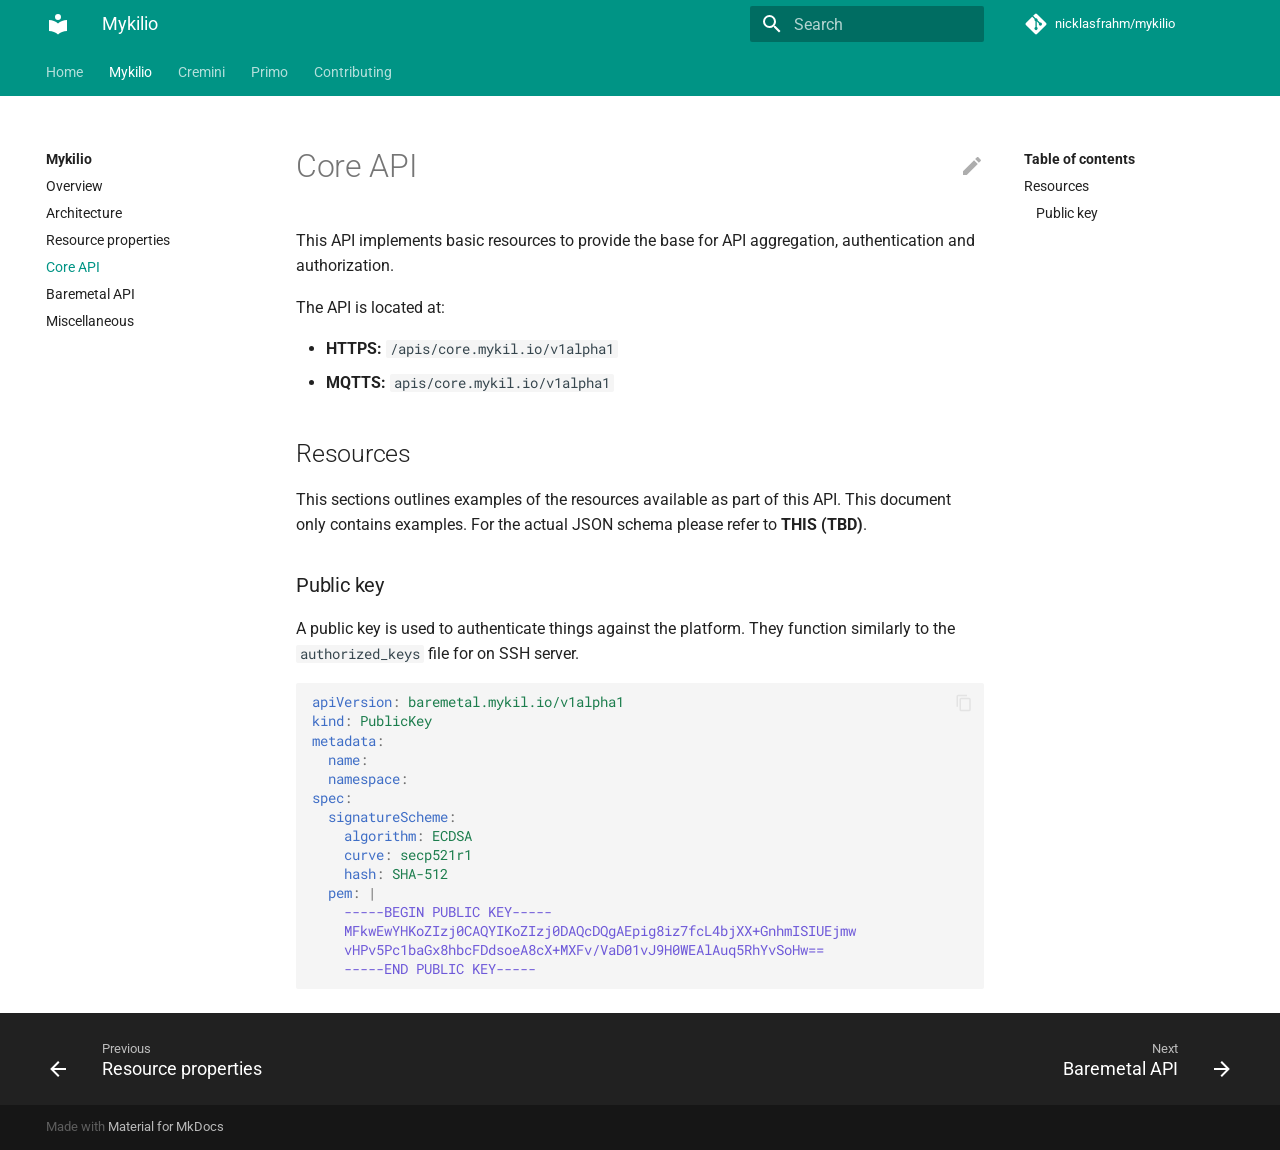
<file: mykilio-core-api.html>
<!doctype html>
<html lang="en" class="no-js">
  <head>
    
      <meta charset="utf-8">
      <meta name="viewport" content="width=device-width,initial-scale=1">
      
      
      
      
        <link rel="canonical" href="https://mykil.io/mykilio-core-api.html">
      
      <link rel="icon" href="assets/images/favicon.png">
      <meta name="generator" content="mkdocs-1.1.2, mkdocs-material-7.1.3">
    
    
      
        <title>Core API - Mykilio</title>
      
    
    
      <link rel="stylesheet" href="assets/stylesheets/main.e35208c4.min.css">
      
        
        <link rel="stylesheet" href="assets/stylesheets/palette.ef6f36e2.min.css">
        
          
          
          <meta name="theme-color" content="#009485">
        
      
    
    
    
      
        
        <link rel="preconnect" href="https://fonts.gstatic.com" crossorigin>
        <link rel="stylesheet" href="https://fonts.googleapis.com/css?family=Roboto:300,400,400i,700%7CRoboto+Mono&display=fallback">
        <style>:root{--md-text-font-family:"Roboto";--md-code-font-family:"Roboto Mono"}</style>
      
    
    
    
      <link rel="stylesheet" href="assets/css/home.css">
    
    
      
    
    
  </head>
  
  
    
    
    
    
    
    <body dir="ltr" data-md-color-scheme="" data-md-color-primary="teal" data-md-color-accent="">
  
    
    <script>function __prefix(e){return new URL(".",location).pathname+"."+e}function __get(e,t=localStorage){return JSON.parse(t.getItem(__prefix(e)))}</script>
    
    <input class="md-toggle" data-md-toggle="drawer" type="checkbox" id="__drawer" autocomplete="off">
    <input class="md-toggle" data-md-toggle="search" type="checkbox" id="__search" autocomplete="off">
    <label class="md-overlay" for="__drawer"></label>
    <div data-md-component="skip">
      
        
        <a href="#core-api" class="md-skip">
          Skip to content
        </a>
      
    </div>
    <div data-md-component="announce">
      
    </div>
    
      <header class="md-header" data-md-component="header">
  <nav class="md-header__inner md-grid" aria-label="Header">
    <a href="." title="Mykilio" class="md-header__button md-logo" aria-label="Mykilio" data-md-component="logo">
      
  
  <svg xmlns="http://www.w3.org/2000/svg" viewBox="0 0 24 24"><path d="M12 8a3 3 0 0 0 3-3 3 3 0 0 0-3-3 3 3 0 0 0-3 3 3 3 0 0 0 3 3m0 3.54C9.64 9.35 6.5 8 3 8v11c3.5 0 6.64 1.35 9 3.54 2.36-2.19 5.5-3.54 9-3.54V8c-3.5 0-6.64 1.35-9 3.54z"/></svg>

    </a>
    <label class="md-header__button md-icon" for="__drawer">
      <svg xmlns="http://www.w3.org/2000/svg" viewBox="0 0 24 24"><path d="M3 6h18v2H3V6m0 5h18v2H3v-2m0 5h18v2H3v-2z"/></svg>
    </label>
    <div class="md-header__title" data-md-component="header-title">
      <div class="md-header__ellipsis">
        <div class="md-header__topic">
          <span class="md-ellipsis">
            Mykilio
          </span>
        </div>
        <div class="md-header__topic" data-md-component="header-topic">
          <span class="md-ellipsis">
            
              Core API
            
          </span>
        </div>
      </div>
    </div>
    
    
    
      <label class="md-header__button md-icon" for="__search">
        <svg xmlns="http://www.w3.org/2000/svg" viewBox="0 0 24 24"><path d="M9.5 3A6.5 6.5 0 0 1 16 9.5c0 1.61-.59 3.09-1.56 4.23l.27.27h.79l5 5-1.5 1.5-5-5v-.79l-.27-.27A6.516 6.516 0 0 1 9.5 16 6.5 6.5 0 0 1 3 9.5 6.5 6.5 0 0 1 9.5 3m0 2C7 5 5 7 5 9.5S7 14 9.5 14 14 12 14 9.5 12 5 9.5 5z"/></svg>
      </label>
      
<div class="md-search" data-md-component="search" role="dialog">
  <label class="md-search__overlay" for="__search"></label>
  <div class="md-search__inner" role="search">
    <form class="md-search__form" name="search">
      <input type="text" class="md-search__input" name="query" aria-label="Search" placeholder="Search" autocapitalize="off" autocorrect="off" autocomplete="off" spellcheck="false" data-md-component="search-query" data-md-state="active" required>
      <label class="md-search__icon md-icon" for="__search">
        <svg xmlns="http://www.w3.org/2000/svg" viewBox="0 0 24 24"><path d="M9.5 3A6.5 6.5 0 0 1 16 9.5c0 1.61-.59 3.09-1.56 4.23l.27.27h.79l5 5-1.5 1.5-5-5v-.79l-.27-.27A6.516 6.516 0 0 1 9.5 16 6.5 6.5 0 0 1 3 9.5 6.5 6.5 0 0 1 9.5 3m0 2C7 5 5 7 5 9.5S7 14 9.5 14 14 12 14 9.5 12 5 9.5 5z"/></svg>
        <svg xmlns="http://www.w3.org/2000/svg" viewBox="0 0 24 24"><path d="M20 11v2H8l5.5 5.5-1.42 1.42L4.16 12l7.92-7.92L13.5 5.5 8 11h12z"/></svg>
      </label>
      <button type="reset" class="md-search__icon md-icon" aria-label="Clear" tabindex="-1">
        <svg xmlns="http://www.w3.org/2000/svg" viewBox="0 0 24 24"><path d="M19 6.41 17.59 5 12 10.59 6.41 5 5 6.41 10.59 12 5 17.59 6.41 19 12 13.41 17.59 19 19 17.59 13.41 12 19 6.41z"/></svg>
      </button>
    </form>
    <div class="md-search__output">
      <div class="md-search__scrollwrap" data-md-scrollfix>
        <div class="md-search-result" data-md-component="search-result">
          <div class="md-search-result__meta">
            Initializing search
          </div>
          <ol class="md-search-result__list"></ol>
        </div>
      </div>
    </div>
  </div>
</div>
    
    
      <div class="md-header__source">
        
<a href="https://github.com/nicklasfrahm/mykilio/" title="Go to repository" class="md-source" data-md-component="source">
  <div class="md-source__icon md-icon">
    
    <svg xmlns="http://www.w3.org/2000/svg" viewBox="0 0 448 512"><path d="M439.55 236.05 244 40.45a28.87 28.87 0 0 0-40.81 0l-40.66 40.63 51.52 51.52c27.06-9.14 52.68 16.77 43.39 43.68l49.66 49.66c34.23-11.8 61.18 31 35.47 56.69-26.49 26.49-70.21-2.87-56-37.34L240.22 199v121.85c25.3 12.54 22.26 41.85 9.08 55a34.34 34.34 0 0 1-48.55 0c-17.57-17.6-11.07-46.91 11.25-56v-123c-20.8-8.51-24.6-30.74-18.64-45L142.57 101 8.45 235.14a28.86 28.86 0 0 0 0 40.81l195.61 195.6a28.86 28.86 0 0 0 40.8 0l194.69-194.69a28.86 28.86 0 0 0 0-40.81z"/></svg>
  </div>
  <div class="md-source__repository">
    nicklasfrahm/mykilio
  </div>
</a>
      </div>
    
  </nav>
</header>
    
    <div class="md-container" data-md-component="container">
      
      
        
          
<nav class="md-tabs" aria-label="Tabs" data-md-component="tabs">
  <div class="md-tabs__inner md-grid">
    <ul class="md-tabs__list">
      
        
  
  


  <li class="md-tabs__item">
    <a href="index.html" class="md-tabs__link">
      Home
    </a>
  </li>

      
        
  
  
    
  


  
  
  
    <li class="md-tabs__item">
      <a href="mykilio-overview.html" class="md-tabs__link md-tabs__link--active">
        Mykilio
      </a>
    </li>
  

      
        
  
  


  
  
  
    <li class="md-tabs__item">
      <a href="cremini-overview.html" class="md-tabs__link">
        Cremini
      </a>
    </li>
  

      
        
  
  


  
  
  
    <li class="md-tabs__item">
      <a href="primo-overview.html" class="md-tabs__link">
        Primo
      </a>
    </li>
  

      
        
  
  


  <li class="md-tabs__item">
    <a href="contributing.html" class="md-tabs__link">
      Contributing
    </a>
  </li>

      
    </ul>
  </div>
</nav>
        
      
      <main class="md-main" data-md-component="main">
        <div class="md-main__inner md-grid">
          
            
              
              <div class="md-sidebar md-sidebar--primary" data-md-component="sidebar" data-md-type="navigation" >
                <div class="md-sidebar__scrollwrap">
                  <div class="md-sidebar__inner">
                    

  


<nav class="md-nav md-nav--primary md-nav--lifted" aria-label="Navigation" data-md-level="0">
  <label class="md-nav__title" for="__drawer">
    <a href="." title="Mykilio" class="md-nav__button md-logo" aria-label="Mykilio" data-md-component="logo">
      
  
  <svg xmlns="http://www.w3.org/2000/svg" viewBox="0 0 24 24"><path d="M12 8a3 3 0 0 0 3-3 3 3 0 0 0-3-3 3 3 0 0 0-3 3 3 3 0 0 0 3 3m0 3.54C9.64 9.35 6.5 8 3 8v11c3.5 0 6.64 1.35 9 3.54 2.36-2.19 5.5-3.54 9-3.54V8c-3.5 0-6.64 1.35-9 3.54z"/></svg>

    </a>
    Mykilio
  </label>
  
    <div class="md-nav__source">
      
<a href="https://github.com/nicklasfrahm/mykilio/" title="Go to repository" class="md-source" data-md-component="source">
  <div class="md-source__icon md-icon">
    
    <svg xmlns="http://www.w3.org/2000/svg" viewBox="0 0 448 512"><path d="M439.55 236.05 244 40.45a28.87 28.87 0 0 0-40.81 0l-40.66 40.63 51.52 51.52c27.06-9.14 52.68 16.77 43.39 43.68l49.66 49.66c34.23-11.8 61.18 31 35.47 56.69-26.49 26.49-70.21-2.87-56-37.34L240.22 199v121.85c25.3 12.54 22.26 41.85 9.08 55a34.34 34.34 0 0 1-48.55 0c-17.57-17.6-11.07-46.91 11.25-56v-123c-20.8-8.51-24.6-30.74-18.64-45L142.57 101 8.45 235.14a28.86 28.86 0 0 0 0 40.81l195.61 195.6a28.86 28.86 0 0 0 40.8 0l194.69-194.69a28.86 28.86 0 0 0 0-40.81z"/></svg>
  </div>
  <div class="md-source__repository">
    nicklasfrahm/mykilio
  </div>
</a>
    </div>
  
  <ul class="md-nav__list" data-md-scrollfix>
    
      
      
      

  
  
  
    <li class="md-nav__item">
      <a href="index.html" class="md-nav__link">
        Home
      </a>
    </li>
  

    
      
      
      

  
  
    
  
  
    
    <li class="md-nav__item md-nav__item--active md-nav__item--nested">
      
      
        <input class="md-nav__toggle md-toggle" data-md-toggle="__nav_2" type="checkbox" id="__nav_2" checked>
      
      <label class="md-nav__link" for="__nav_2">
        Mykilio
        <span class="md-nav__icon md-icon"></span>
      </label>
      <nav class="md-nav" aria-label="Mykilio" data-md-level="1">
        <label class="md-nav__title" for="__nav_2">
          <span class="md-nav__icon md-icon"></span>
          Mykilio
        </label>
        <ul class="md-nav__list" data-md-scrollfix>
          
            
  
  
  
    <li class="md-nav__item">
      <a href="mykilio-overview.html" class="md-nav__link">
        Overview
      </a>
    </li>
  

          
            
  
  
  
    <li class="md-nav__item">
      <a href="mykilio-architecture.html" class="md-nav__link">
        Architecture
      </a>
    </li>
  

          
            
  
  
  
    <li class="md-nav__item">
      <a href="mykilio-resource-properties.html" class="md-nav__link">
        Resource properties
      </a>
    </li>
  

          
            
  
  
    
  
  
    <li class="md-nav__item md-nav__item--active">
      
      <input class="md-nav__toggle md-toggle" data-md-toggle="toc" type="checkbox" id="__toc">
      
      
        
      
      
        <label class="md-nav__link md-nav__link--active" for="__toc">
          Core API
          <span class="md-nav__icon md-icon"></span>
        </label>
      
      <a href="mykilio-core-api.html" class="md-nav__link md-nav__link--active">
        Core API
      </a>
      
        
<nav class="md-nav md-nav--secondary" aria-label="Table of contents">
  
  
  
    
  
  
    <label class="md-nav__title" for="__toc">
      <span class="md-nav__icon md-icon"></span>
      Table of contents
    </label>
    <ul class="md-nav__list" data-md-component="toc" data-md-scrollfix>
      
        <li class="md-nav__item">
  <a href="#resources" class="md-nav__link">
    Resources
  </a>
  
    <nav class="md-nav" aria-label="Resources">
      <ul class="md-nav__list">
        
          <li class="md-nav__item">
  <a href="#public-key" class="md-nav__link">
    Public key
  </a>
  
</li>
        
      </ul>
    </nav>
  
</li>
      
    </ul>
  
</nav>
      
    </li>
  

          
            
  
  
  
    <li class="md-nav__item">
      <a href="mykilio-baremetal-api.html" class="md-nav__link">
        Baremetal API
      </a>
    </li>
  

          
            
  
  
  
    <li class="md-nav__item">
      <a href="mykilio-miscellaneous.html" class="md-nav__link">
        Miscellaneous
      </a>
    </li>
  

          
        </ul>
      </nav>
    </li>
  

    
      
      
      

  
  
  
    
    <li class="md-nav__item md-nav__item--nested">
      
      
        <input class="md-nav__toggle md-toggle" data-md-toggle="__nav_3" type="checkbox" id="__nav_3" >
      
      <label class="md-nav__link" for="__nav_3">
        Cremini
        <span class="md-nav__icon md-icon"></span>
      </label>
      <nav class="md-nav" aria-label="Cremini" data-md-level="1">
        <label class="md-nav__title" for="__nav_3">
          <span class="md-nav__icon md-icon"></span>
          Cremini
        </label>
        <ul class="md-nav__list" data-md-scrollfix>
          
            
  
  
  
    <li class="md-nav__item">
      <a href="cremini-overview.html" class="md-nav__link">
        Overview
      </a>
    </li>
  

          
            
  
  
  
    <li class="md-nav__item">
      <a href="cremini-management-bus-interface.html" class="md-nav__link">
        Management bus interface
      </a>
    </li>
  

          
            
  
  
  
    <li class="md-nav__item">
      <a href="cremini-blade-atmega328p.html" class="md-nav__link">
        Blade (ATmega328P)
      </a>
    </li>
  

          
        </ul>
      </nav>
    </li>
  

    
      
      
      

  
  
  
    
    <li class="md-nav__item md-nav__item--nested">
      
      
        <input class="md-nav__toggle md-toggle" data-md-toggle="__nav_4" type="checkbox" id="__nav_4" >
      
      <label class="md-nav__link" for="__nav_4">
        Primo
        <span class="md-nav__icon md-icon"></span>
      </label>
      <nav class="md-nav" aria-label="Primo" data-md-level="1">
        <label class="md-nav__title" for="__nav_4">
          <span class="md-nav__icon md-icon"></span>
          Primo
        </label>
        <ul class="md-nav__list" data-md-scrollfix>
          
            
  
  
  
    <li class="md-nav__item">
      <a href="primo-overview.html" class="md-nav__link">
        Overview
      </a>
    </li>
  

          
        </ul>
      </nav>
    </li>
  

    
      
      
      

  
  
  
    <li class="md-nav__item">
      <a href="contributing.html" class="md-nav__link">
        Contributing
      </a>
    </li>
  

    
  </ul>
</nav>
                  </div>
                </div>
              </div>
            
            
              
              <div class="md-sidebar md-sidebar--secondary" data-md-component="sidebar" data-md-type="toc" >
                <div class="md-sidebar__scrollwrap">
                  <div class="md-sidebar__inner">
                    
<nav class="md-nav md-nav--secondary" aria-label="Table of contents">
  
  
  
    
  
  
    <label class="md-nav__title" for="__toc">
      <span class="md-nav__icon md-icon"></span>
      Table of contents
    </label>
    <ul class="md-nav__list" data-md-component="toc" data-md-scrollfix>
      
        <li class="md-nav__item">
  <a href="#resources" class="md-nav__link">
    Resources
  </a>
  
    <nav class="md-nav" aria-label="Resources">
      <ul class="md-nav__list">
        
          <li class="md-nav__item">
  <a href="#public-key" class="md-nav__link">
    Public key
  </a>
  
</li>
        
      </ul>
    </nav>
  
</li>
      
    </ul>
  
</nav>
                  </div>
                </div>
              </div>
            
          
          <div class="md-content" data-md-component="content">
            <article class="md-content__inner md-typeset">
              
                
                  <a href="https://github.com/nicklasfrahm/mykilio/edit/main/docs/mykilio-core-api.md" title="Edit this page" class="md-content__button md-icon">
                    <svg xmlns="http://www.w3.org/2000/svg" viewBox="0 0 24 24"><path d="M20.71 7.04c.39-.39.39-1.04 0-1.41l-2.34-2.34c-.37-.39-1.02-.39-1.41 0l-1.84 1.83 3.75 3.75M3 17.25V21h3.75L17.81 9.93l-3.75-3.75L3 17.25z"/></svg>
                  </a>
                
                
                <h1 id="core-api">Core API<a class="headerlink" href="#core-api" title="Permanent link">&para;</a></h1>
<p>This API implements basic resources to provide the base for API aggregation, authentication and authorization.</p>
<p>The API is located at:</p>
<ul>
<li><strong>HTTPS:</strong> <code>/apis/core.mykil.io/v1alpha1</code></li>
<li><strong>MQTTS:</strong> <code>apis/core.mykil.io/v1alpha1</code></li>
</ul>
<h2 id="resources">Resources<a class="headerlink" href="#resources" title="Permanent link">&para;</a></h2>
<p>This sections outlines examples of the resources available as part of this API. This document only contains examples. For the actual JSON schema please refer to <strong>THIS (TBD)</strong>.</p>
<h3 id="public-key">Public key<a class="headerlink" href="#public-key" title="Permanent link">&para;</a></h3>
<p>A public key is used to authenticate things against the platform. They function similarly to the <code>authorized_keys</code> file for on SSH server.</p>
<div class="highlight"><pre><span></span><code><span class="nt">apiVersion</span><span class="p">:</span> <span class="l l-Scalar l-Scalar-Plain">baremetal.mykil.io/v1alpha1</span>
<span class="nt">kind</span><span class="p">:</span> <span class="l l-Scalar l-Scalar-Plain">PublicKey</span>
<span class="nt">metadata</span><span class="p">:</span>
  <span class="nt">name</span><span class="p">:</span>
  <span class="nt">namespace</span><span class="p">:</span>
<span class="nt">spec</span><span class="p">:</span>
  <span class="nt">signatureScheme</span><span class="p">:</span>
    <span class="nt">algorithm</span><span class="p">:</span> <span class="l l-Scalar l-Scalar-Plain">ECDSA</span>
    <span class="nt">curve</span><span class="p">:</span> <span class="l l-Scalar l-Scalar-Plain">secp521r1</span>
    <span class="nt">hash</span><span class="p">:</span> <span class="l l-Scalar l-Scalar-Plain">SHA-512</span>
  <span class="nt">pem</span><span class="p">:</span> <span class="p p-Indicator">|</span>
    <span class="no">-----BEGIN PUBLIC KEY-----</span>
    <span class="no">MFkwEwYHKoZIzj0CAQYIKoZIzj0DAQcDQgAEpig8iz7fcL4bjXX+GnhmISIUEjmw</span>
    <span class="no">vHPv5Pc1baGx8hbcFDdsoeA8cX+MXFv/VaD01vJ9H0WEAlAuq5RhYvSoHw==</span>
    <span class="no">-----END PUBLIC KEY-----</span>
</code></pre></div>
                
              
              
                


              
            </article>
          </div>
        </div>
        
          <a href="#" class="md-top md-icon" data-md-component="top" data-md-state="hidden">
            <svg xmlns="http://www.w3.org/2000/svg" viewBox="0 0 24 24"><path d="M13 20h-2V8l-5.5 5.5-1.42-1.42L12 4.16l7.92 7.92-1.42 1.42L13 8v12z"/></svg>
          </a>
        
      </main>
      
        
<footer class="md-footer">
  
    <nav class="md-footer__inner md-grid" aria-label="Footer">
      
        <a href="mykilio-resource-properties.html" class="md-footer__link md-footer__link--prev" rel="prev">
          <div class="md-footer__button md-icon">
            <svg xmlns="http://www.w3.org/2000/svg" viewBox="0 0 24 24"><path d="M20 11v2H8l5.5 5.5-1.42 1.42L4.16 12l7.92-7.92L13.5 5.5 8 11h12z"/></svg>
          </div>
          <div class="md-footer__title">
            <div class="md-ellipsis">
              <span class="md-footer__direction">
                Previous
              </span>
              Resource properties
            </div>
          </div>
        </a>
      
      
        <a href="mykilio-baremetal-api.html" class="md-footer__link md-footer__link--next" rel="next">
          <div class="md-footer__title">
            <div class="md-ellipsis">
              <span class="md-footer__direction">
                Next
              </span>
              Baremetal API
            </div>
          </div>
          <div class="md-footer__button md-icon">
            <svg xmlns="http://www.w3.org/2000/svg" viewBox="0 0 24 24"><path d="M4 11v2h12l-5.5 5.5 1.42 1.42L19.84 12l-7.92-7.92L10.5 5.5 16 11H4z"/></svg>
          </div>
        </a>
      
    </nav>
  
  <div class="md-footer-meta md-typeset">
    <div class="md-footer-meta__inner md-grid">
      <div class="md-footer-copyright">
        
        Made with
        <a href="https://squidfunk.github.io/mkdocs-material/" target="_blank" rel="noopener">
          Material for MkDocs
        </a>
        
      </div>
      
    </div>
  </div>
</footer>
      
    </div>
    <div class="md-dialog" data-md-component="dialog">
      <div class="md-dialog__inner md-typeset"></div>
    </div>
    <script id="__config" type="application/json">{"base": ".", "features": ["navigation.instant", "navigation.tabs", "navigation.top"], "translations": {"clipboard.copy": "Copy to clipboard", "clipboard.copied": "Copied to clipboard", "search.config.lang": "en", "search.config.pipeline": "trimmer, stopWordFilter", "search.config.separator": "[\\s\\-]+", "search.placeholder": "Search", "search.result.placeholder": "Type to start searching", "search.result.none": "No matching documents", "search.result.one": "1 matching document", "search.result.other": "# matching documents", "search.result.more.one": "1 more on this page", "search.result.more.other": "# more on this page", "search.result.term.missing": "Missing"}, "search": "assets/javascripts/workers/search.fe42c31b.min.js", "version": null}</script>
    
    
      <script src="assets/javascripts/bundle.4ea5477f.min.js"></script>
      
    
  </body>
</html>
</file>
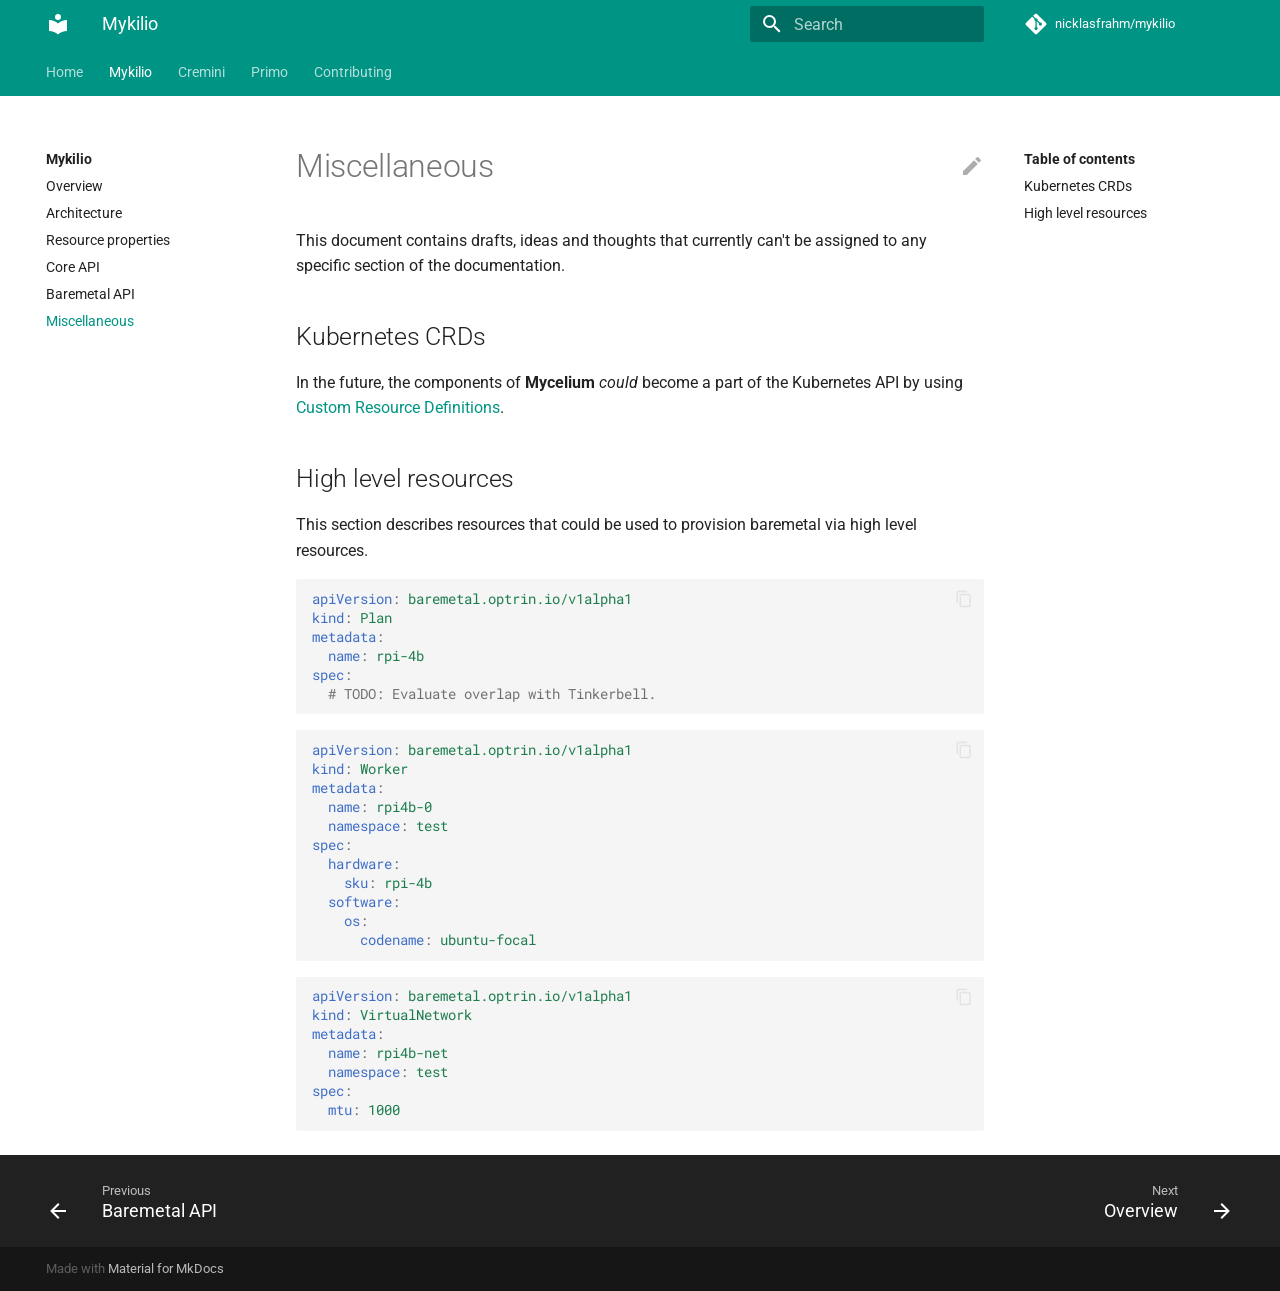
<file: mykilio-miscellaneous.html>
<!doctype html>
<html lang="en" class="no-js">
  <head>
    
      <meta charset="utf-8">
      <meta name="viewport" content="width=device-width,initial-scale=1">
      
      
      
      
        <link rel="canonical" href="https://mykil.io/mykilio-miscellaneous.html">
      
      <link rel="icon" href="assets/images/favicon.png">
      <meta name="generator" content="mkdocs-1.1.2, mkdocs-material-7.1.3">
    
    
      
        <title>Miscellaneous - Mykilio</title>
      
    
    
      <link rel="stylesheet" href="assets/stylesheets/main.e35208c4.min.css">
      
        
        <link rel="stylesheet" href="assets/stylesheets/palette.ef6f36e2.min.css">
        
          
          
          <meta name="theme-color" content="#009485">
        
      
    
    
    
      
        
        <link rel="preconnect" href="https://fonts.gstatic.com" crossorigin>
        <link rel="stylesheet" href="https://fonts.googleapis.com/css?family=Roboto:300,400,400i,700%7CRoboto+Mono&display=fallback">
        <style>:root{--md-text-font-family:"Roboto";--md-code-font-family:"Roboto Mono"}</style>
      
    
    
    
      <link rel="stylesheet" href="assets/css/home.css">
    
    
      
    
    
  </head>
  
  
    
    
    
    
    
    <body dir="ltr" data-md-color-scheme="" data-md-color-primary="teal" data-md-color-accent="">
  
    
    <script>function __prefix(e){return new URL(".",location).pathname+"."+e}function __get(e,t=localStorage){return JSON.parse(t.getItem(__prefix(e)))}</script>
    
    <input class="md-toggle" data-md-toggle="drawer" type="checkbox" id="__drawer" autocomplete="off">
    <input class="md-toggle" data-md-toggle="search" type="checkbox" id="__search" autocomplete="off">
    <label class="md-overlay" for="__drawer"></label>
    <div data-md-component="skip">
      
        
        <a href="#miscellaneous" class="md-skip">
          Skip to content
        </a>
      
    </div>
    <div data-md-component="announce">
      
    </div>
    
      <header class="md-header" data-md-component="header">
  <nav class="md-header__inner md-grid" aria-label="Header">
    <a href="." title="Mykilio" class="md-header__button md-logo" aria-label="Mykilio" data-md-component="logo">
      
  
  <svg xmlns="http://www.w3.org/2000/svg" viewBox="0 0 24 24"><path d="M12 8a3 3 0 0 0 3-3 3 3 0 0 0-3-3 3 3 0 0 0-3 3 3 3 0 0 0 3 3m0 3.54C9.64 9.35 6.5 8 3 8v11c3.5 0 6.64 1.35 9 3.54 2.36-2.19 5.5-3.54 9-3.54V8c-3.5 0-6.64 1.35-9 3.54z"/></svg>

    </a>
    <label class="md-header__button md-icon" for="__drawer">
      <svg xmlns="http://www.w3.org/2000/svg" viewBox="0 0 24 24"><path d="M3 6h18v2H3V6m0 5h18v2H3v-2m0 5h18v2H3v-2z"/></svg>
    </label>
    <div class="md-header__title" data-md-component="header-title">
      <div class="md-header__ellipsis">
        <div class="md-header__topic">
          <span class="md-ellipsis">
            Mykilio
          </span>
        </div>
        <div class="md-header__topic" data-md-component="header-topic">
          <span class="md-ellipsis">
            
              Miscellaneous
            
          </span>
        </div>
      </div>
    </div>
    
    
    
      <label class="md-header__button md-icon" for="__search">
        <svg xmlns="http://www.w3.org/2000/svg" viewBox="0 0 24 24"><path d="M9.5 3A6.5 6.5 0 0 1 16 9.5c0 1.61-.59 3.09-1.56 4.23l.27.27h.79l5 5-1.5 1.5-5-5v-.79l-.27-.27A6.516 6.516 0 0 1 9.5 16 6.5 6.5 0 0 1 3 9.5 6.5 6.5 0 0 1 9.5 3m0 2C7 5 5 7 5 9.5S7 14 9.5 14 14 12 14 9.5 12 5 9.5 5z"/></svg>
      </label>
      
<div class="md-search" data-md-component="search" role="dialog">
  <label class="md-search__overlay" for="__search"></label>
  <div class="md-search__inner" role="search">
    <form class="md-search__form" name="search">
      <input type="text" class="md-search__input" name="query" aria-label="Search" placeholder="Search" autocapitalize="off" autocorrect="off" autocomplete="off" spellcheck="false" data-md-component="search-query" data-md-state="active" required>
      <label class="md-search__icon md-icon" for="__search">
        <svg xmlns="http://www.w3.org/2000/svg" viewBox="0 0 24 24"><path d="M9.5 3A6.5 6.5 0 0 1 16 9.5c0 1.61-.59 3.09-1.56 4.23l.27.27h.79l5 5-1.5 1.5-5-5v-.79l-.27-.27A6.516 6.516 0 0 1 9.5 16 6.5 6.5 0 0 1 3 9.5 6.5 6.5 0 0 1 9.5 3m0 2C7 5 5 7 5 9.5S7 14 9.5 14 14 12 14 9.5 12 5 9.5 5z"/></svg>
        <svg xmlns="http://www.w3.org/2000/svg" viewBox="0 0 24 24"><path d="M20 11v2H8l5.5 5.5-1.42 1.42L4.16 12l7.92-7.92L13.5 5.5 8 11h12z"/></svg>
      </label>
      <button type="reset" class="md-search__icon md-icon" aria-label="Clear" tabindex="-1">
        <svg xmlns="http://www.w3.org/2000/svg" viewBox="0 0 24 24"><path d="M19 6.41 17.59 5 12 10.59 6.41 5 5 6.41 10.59 12 5 17.59 6.41 19 12 13.41 17.59 19 19 17.59 13.41 12 19 6.41z"/></svg>
      </button>
    </form>
    <div class="md-search__output">
      <div class="md-search__scrollwrap" data-md-scrollfix>
        <div class="md-search-result" data-md-component="search-result">
          <div class="md-search-result__meta">
            Initializing search
          </div>
          <ol class="md-search-result__list"></ol>
        </div>
      </div>
    </div>
  </div>
</div>
    
    
      <div class="md-header__source">
        
<a href="https://github.com/nicklasfrahm/mykilio/" title="Go to repository" class="md-source" data-md-component="source">
  <div class="md-source__icon md-icon">
    
    <svg xmlns="http://www.w3.org/2000/svg" viewBox="0 0 448 512"><path d="M439.55 236.05 244 40.45a28.87 28.87 0 0 0-40.81 0l-40.66 40.63 51.52 51.52c27.06-9.14 52.68 16.77 43.39 43.68l49.66 49.66c34.23-11.8 61.18 31 35.47 56.69-26.49 26.49-70.21-2.87-56-37.34L240.22 199v121.85c25.3 12.54 22.26 41.85 9.08 55a34.34 34.34 0 0 1-48.55 0c-17.57-17.6-11.07-46.91 11.25-56v-123c-20.8-8.51-24.6-30.74-18.64-45L142.57 101 8.45 235.14a28.86 28.86 0 0 0 0 40.81l195.61 195.6a28.86 28.86 0 0 0 40.8 0l194.69-194.69a28.86 28.86 0 0 0 0-40.81z"/></svg>
  </div>
  <div class="md-source__repository">
    nicklasfrahm/mykilio
  </div>
</a>
      </div>
    
  </nav>
</header>
    
    <div class="md-container" data-md-component="container">
      
      
        
          
<nav class="md-tabs" aria-label="Tabs" data-md-component="tabs">
  <div class="md-tabs__inner md-grid">
    <ul class="md-tabs__list">
      
        
  
  


  <li class="md-tabs__item">
    <a href="index.html" class="md-tabs__link">
      Home
    </a>
  </li>

      
        
  
  
    
  


  
  
  
    <li class="md-tabs__item">
      <a href="mykilio-overview.html" class="md-tabs__link md-tabs__link--active">
        Mykilio
      </a>
    </li>
  

      
        
  
  


  
  
  
    <li class="md-tabs__item">
      <a href="cremini-overview.html" class="md-tabs__link">
        Cremini
      </a>
    </li>
  

      
        
  
  


  
  
  
    <li class="md-tabs__item">
      <a href="primo-overview.html" class="md-tabs__link">
        Primo
      </a>
    </li>
  

      
        
  
  


  <li class="md-tabs__item">
    <a href="contributing.html" class="md-tabs__link">
      Contributing
    </a>
  </li>

      
    </ul>
  </div>
</nav>
        
      
      <main class="md-main" data-md-component="main">
        <div class="md-main__inner md-grid">
          
            
              
              <div class="md-sidebar md-sidebar--primary" data-md-component="sidebar" data-md-type="navigation" >
                <div class="md-sidebar__scrollwrap">
                  <div class="md-sidebar__inner">
                    

  


<nav class="md-nav md-nav--primary md-nav--lifted" aria-label="Navigation" data-md-level="0">
  <label class="md-nav__title" for="__drawer">
    <a href="." title="Mykilio" class="md-nav__button md-logo" aria-label="Mykilio" data-md-component="logo">
      
  
  <svg xmlns="http://www.w3.org/2000/svg" viewBox="0 0 24 24"><path d="M12 8a3 3 0 0 0 3-3 3 3 0 0 0-3-3 3 3 0 0 0-3 3 3 3 0 0 0 3 3m0 3.54C9.64 9.35 6.5 8 3 8v11c3.5 0 6.64 1.35 9 3.54 2.36-2.19 5.5-3.54 9-3.54V8c-3.5 0-6.64 1.35-9 3.54z"/></svg>

    </a>
    Mykilio
  </label>
  
    <div class="md-nav__source">
      
<a href="https://github.com/nicklasfrahm/mykilio/" title="Go to repository" class="md-source" data-md-component="source">
  <div class="md-source__icon md-icon">
    
    <svg xmlns="http://www.w3.org/2000/svg" viewBox="0 0 448 512"><path d="M439.55 236.05 244 40.45a28.87 28.87 0 0 0-40.81 0l-40.66 40.63 51.52 51.52c27.06-9.14 52.68 16.77 43.39 43.68l49.66 49.66c34.23-11.8 61.18 31 35.47 56.69-26.49 26.49-70.21-2.87-56-37.34L240.22 199v121.85c25.3 12.54 22.26 41.85 9.08 55a34.34 34.34 0 0 1-48.55 0c-17.57-17.6-11.07-46.91 11.25-56v-123c-20.8-8.51-24.6-30.74-18.64-45L142.57 101 8.45 235.14a28.86 28.86 0 0 0 0 40.81l195.61 195.6a28.86 28.86 0 0 0 40.8 0l194.69-194.69a28.86 28.86 0 0 0 0-40.81z"/></svg>
  </div>
  <div class="md-source__repository">
    nicklasfrahm/mykilio
  </div>
</a>
    </div>
  
  <ul class="md-nav__list" data-md-scrollfix>
    
      
      
      

  
  
  
    <li class="md-nav__item">
      <a href="index.html" class="md-nav__link">
        Home
      </a>
    </li>
  

    
      
      
      

  
  
    
  
  
    
    <li class="md-nav__item md-nav__item--active md-nav__item--nested">
      
      
        <input class="md-nav__toggle md-toggle" data-md-toggle="__nav_2" type="checkbox" id="__nav_2" checked>
      
      <label class="md-nav__link" for="__nav_2">
        Mykilio
        <span class="md-nav__icon md-icon"></span>
      </label>
      <nav class="md-nav" aria-label="Mykilio" data-md-level="1">
        <label class="md-nav__title" for="__nav_2">
          <span class="md-nav__icon md-icon"></span>
          Mykilio
        </label>
        <ul class="md-nav__list" data-md-scrollfix>
          
            
  
  
  
    <li class="md-nav__item">
      <a href="mykilio-overview.html" class="md-nav__link">
        Overview
      </a>
    </li>
  

          
            
  
  
  
    <li class="md-nav__item">
      <a href="mykilio-architecture.html" class="md-nav__link">
        Architecture
      </a>
    </li>
  

          
            
  
  
  
    <li class="md-nav__item">
      <a href="mykilio-resource-properties.html" class="md-nav__link">
        Resource properties
      </a>
    </li>
  

          
            
  
  
  
    <li class="md-nav__item">
      <a href="mykilio-core-api.html" class="md-nav__link">
        Core API
      </a>
    </li>
  

          
            
  
  
  
    <li class="md-nav__item">
      <a href="mykilio-baremetal-api.html" class="md-nav__link">
        Baremetal API
      </a>
    </li>
  

          
            
  
  
    
  
  
    <li class="md-nav__item md-nav__item--active">
      
      <input class="md-nav__toggle md-toggle" data-md-toggle="toc" type="checkbox" id="__toc">
      
      
        
      
      
        <label class="md-nav__link md-nav__link--active" for="__toc">
          Miscellaneous
          <span class="md-nav__icon md-icon"></span>
        </label>
      
      <a href="mykilio-miscellaneous.html" class="md-nav__link md-nav__link--active">
        Miscellaneous
      </a>
      
        
<nav class="md-nav md-nav--secondary" aria-label="Table of contents">
  
  
  
    
  
  
    <label class="md-nav__title" for="__toc">
      <span class="md-nav__icon md-icon"></span>
      Table of contents
    </label>
    <ul class="md-nav__list" data-md-component="toc" data-md-scrollfix>
      
        <li class="md-nav__item">
  <a href="#kubernetes-crds" class="md-nav__link">
    Kubernetes CRDs
  </a>
  
</li>
      
        <li class="md-nav__item">
  <a href="#high-level-resources" class="md-nav__link">
    High level resources
  </a>
  
</li>
      
    </ul>
  
</nav>
      
    </li>
  

          
        </ul>
      </nav>
    </li>
  

    
      
      
      

  
  
  
    
    <li class="md-nav__item md-nav__item--nested">
      
      
        <input class="md-nav__toggle md-toggle" data-md-toggle="__nav_3" type="checkbox" id="__nav_3" >
      
      <label class="md-nav__link" for="__nav_3">
        Cremini
        <span class="md-nav__icon md-icon"></span>
      </label>
      <nav class="md-nav" aria-label="Cremini" data-md-level="1">
        <label class="md-nav__title" for="__nav_3">
          <span class="md-nav__icon md-icon"></span>
          Cremini
        </label>
        <ul class="md-nav__list" data-md-scrollfix>
          
            
  
  
  
    <li class="md-nav__item">
      <a href="cremini-overview.html" class="md-nav__link">
        Overview
      </a>
    </li>
  

          
            
  
  
  
    <li class="md-nav__item">
      <a href="cremini-management-bus-interface.html" class="md-nav__link">
        Management bus interface
      </a>
    </li>
  

          
            
  
  
  
    <li class="md-nav__item">
      <a href="cremini-blade-atmega328p.html" class="md-nav__link">
        Blade (ATmega328P)
      </a>
    </li>
  

          
        </ul>
      </nav>
    </li>
  

    
      
      
      

  
  
  
    
    <li class="md-nav__item md-nav__item--nested">
      
      
        <input class="md-nav__toggle md-toggle" data-md-toggle="__nav_4" type="checkbox" id="__nav_4" >
      
      <label class="md-nav__link" for="__nav_4">
        Primo
        <span class="md-nav__icon md-icon"></span>
      </label>
      <nav class="md-nav" aria-label="Primo" data-md-level="1">
        <label class="md-nav__title" for="__nav_4">
          <span class="md-nav__icon md-icon"></span>
          Primo
        </label>
        <ul class="md-nav__list" data-md-scrollfix>
          
            
  
  
  
    <li class="md-nav__item">
      <a href="primo-overview.html" class="md-nav__link">
        Overview
      </a>
    </li>
  

          
        </ul>
      </nav>
    </li>
  

    
      
      
      

  
  
  
    <li class="md-nav__item">
      <a href="contributing.html" class="md-nav__link">
        Contributing
      </a>
    </li>
  

    
  </ul>
</nav>
                  </div>
                </div>
              </div>
            
            
              
              <div class="md-sidebar md-sidebar--secondary" data-md-component="sidebar" data-md-type="toc" >
                <div class="md-sidebar__scrollwrap">
                  <div class="md-sidebar__inner">
                    
<nav class="md-nav md-nav--secondary" aria-label="Table of contents">
  
  
  
    
  
  
    <label class="md-nav__title" for="__toc">
      <span class="md-nav__icon md-icon"></span>
      Table of contents
    </label>
    <ul class="md-nav__list" data-md-component="toc" data-md-scrollfix>
      
        <li class="md-nav__item">
  <a href="#kubernetes-crds" class="md-nav__link">
    Kubernetes CRDs
  </a>
  
</li>
      
        <li class="md-nav__item">
  <a href="#high-level-resources" class="md-nav__link">
    High level resources
  </a>
  
</li>
      
    </ul>
  
</nav>
                  </div>
                </div>
              </div>
            
          
          <div class="md-content" data-md-component="content">
            <article class="md-content__inner md-typeset">
              
                
                  <a href="https://github.com/nicklasfrahm/mykilio/edit/main/docs/mykilio-miscellaneous.md" title="Edit this page" class="md-content__button md-icon">
                    <svg xmlns="http://www.w3.org/2000/svg" viewBox="0 0 24 24"><path d="M20.71 7.04c.39-.39.39-1.04 0-1.41l-2.34-2.34c-.37-.39-1.02-.39-1.41 0l-1.84 1.83 3.75 3.75M3 17.25V21h3.75L17.81 9.93l-3.75-3.75L3 17.25z"/></svg>
                  </a>
                
                
                <h1 id="miscellaneous">Miscellaneous<a class="headerlink" href="#miscellaneous" title="Permanent link">&para;</a></h1>
<p>This document contains drafts, ideas and thoughts that currently can't be assigned to any specific section of the documentation.</p>
<h2 id="kubernetes-crds">Kubernetes CRDs<a class="headerlink" href="#kubernetes-crds" title="Permanent link">&para;</a></h2>
<p>In the future, the components of <strong>Mycelium</strong> <em>could</em> become a part of the Kubernetes API by using <a href="https://kubernetes.io/docs/tasks/extend-kubernetes/custom-resources/custom-resource-definitions/">Custom Resource Definitions</a>.</p>
<h2 id="high-level-resources">High level resources<a class="headerlink" href="#high-level-resources" title="Permanent link">&para;</a></h2>
<p>This section describes resources that could be used to provision baremetal via high level resources.</p>
<div class="highlight"><pre><span></span><code><span class="nt">apiVersion</span><span class="p">:</span> <span class="l l-Scalar l-Scalar-Plain">baremetal.optrin.io/v1alpha1</span>
<span class="nt">kind</span><span class="p">:</span> <span class="l l-Scalar l-Scalar-Plain">Plan</span>
<span class="nt">metadata</span><span class="p">:</span>
  <span class="nt">name</span><span class="p">:</span> <span class="l l-Scalar l-Scalar-Plain">rpi-4b</span>
<span class="nt">spec</span><span class="p">:</span>
  <span class="c1"># TODO: Evaluate overlap with Tinkerbell.</span>
</code></pre></div>
<div class="highlight"><pre><span></span><code><span class="nt">apiVersion</span><span class="p">:</span> <span class="l l-Scalar l-Scalar-Plain">baremetal.optrin.io/v1alpha1</span>
<span class="nt">kind</span><span class="p">:</span> <span class="l l-Scalar l-Scalar-Plain">Worker</span>
<span class="nt">metadata</span><span class="p">:</span>
  <span class="nt">name</span><span class="p">:</span> <span class="l l-Scalar l-Scalar-Plain">rpi4b-0</span>
  <span class="nt">namespace</span><span class="p">:</span> <span class="l l-Scalar l-Scalar-Plain">test</span>
<span class="nt">spec</span><span class="p">:</span>
  <span class="nt">hardware</span><span class="p">:</span>
    <span class="nt">sku</span><span class="p">:</span> <span class="l l-Scalar l-Scalar-Plain">rpi-4b</span>
  <span class="nt">software</span><span class="p">:</span>
    <span class="nt">os</span><span class="p">:</span>
      <span class="nt">codename</span><span class="p">:</span> <span class="l l-Scalar l-Scalar-Plain">ubuntu-focal</span>
</code></pre></div>
<div class="highlight"><pre><span></span><code><span class="nt">apiVersion</span><span class="p">:</span> <span class="l l-Scalar l-Scalar-Plain">baremetal.optrin.io/v1alpha1</span>
<span class="nt">kind</span><span class="p">:</span> <span class="l l-Scalar l-Scalar-Plain">VirtualNetwork</span>
<span class="nt">metadata</span><span class="p">:</span>
  <span class="nt">name</span><span class="p">:</span> <span class="l l-Scalar l-Scalar-Plain">rpi4b-net</span>
  <span class="nt">namespace</span><span class="p">:</span> <span class="l l-Scalar l-Scalar-Plain">test</span>
<span class="nt">spec</span><span class="p">:</span>
  <span class="nt">mtu</span><span class="p">:</span> <span class="l l-Scalar l-Scalar-Plain">1000</span>
</code></pre></div>
                
              
              
                


              
            </article>
          </div>
        </div>
        
          <a href="#" class="md-top md-icon" data-md-component="top" data-md-state="hidden">
            <svg xmlns="http://www.w3.org/2000/svg" viewBox="0 0 24 24"><path d="M13 20h-2V8l-5.5 5.5-1.42-1.42L12 4.16l7.92 7.92-1.42 1.42L13 8v12z"/></svg>
          </a>
        
      </main>
      
        
<footer class="md-footer">
  
    <nav class="md-footer__inner md-grid" aria-label="Footer">
      
        <a href="mykilio-baremetal-api.html" class="md-footer__link md-footer__link--prev" rel="prev">
          <div class="md-footer__button md-icon">
            <svg xmlns="http://www.w3.org/2000/svg" viewBox="0 0 24 24"><path d="M20 11v2H8l5.5 5.5-1.42 1.42L4.16 12l7.92-7.92L13.5 5.5 8 11h12z"/></svg>
          </div>
          <div class="md-footer__title">
            <div class="md-ellipsis">
              <span class="md-footer__direction">
                Previous
              </span>
              Baremetal API
            </div>
          </div>
        </a>
      
      
        <a href="cremini-overview.html" class="md-footer__link md-footer__link--next" rel="next">
          <div class="md-footer__title">
            <div class="md-ellipsis">
              <span class="md-footer__direction">
                Next
              </span>
              Overview
            </div>
          </div>
          <div class="md-footer__button md-icon">
            <svg xmlns="http://www.w3.org/2000/svg" viewBox="0 0 24 24"><path d="M4 11v2h12l-5.5 5.5 1.42 1.42L19.84 12l-7.92-7.92L10.5 5.5 16 11H4z"/></svg>
          </div>
        </a>
      
    </nav>
  
  <div class="md-footer-meta md-typeset">
    <div class="md-footer-meta__inner md-grid">
      <div class="md-footer-copyright">
        
        Made with
        <a href="https://squidfunk.github.io/mkdocs-material/" target="_blank" rel="noopener">
          Material for MkDocs
        </a>
        
      </div>
      
    </div>
  </div>
</footer>
      
    </div>
    <div class="md-dialog" data-md-component="dialog">
      <div class="md-dialog__inner md-typeset"></div>
    </div>
    <script id="__config" type="application/json">{"base": ".", "features": ["navigation.instant", "navigation.tabs", "navigation.top"], "translations": {"clipboard.copy": "Copy to clipboard", "clipboard.copied": "Copied to clipboard", "search.config.lang": "en", "search.config.pipeline": "trimmer, stopWordFilter", "search.config.separator": "[\\s\\-]+", "search.placeholder": "Search", "search.result.placeholder": "Type to start searching", "search.result.none": "No matching documents", "search.result.one": "1 matching document", "search.result.other": "# matching documents", "search.result.more.one": "1 more on this page", "search.result.more.other": "# more on this page", "search.result.term.missing": "Missing"}, "search": "assets/javascripts/workers/search.fe42c31b.min.js", "version": null}</script>
    
    
      <script src="assets/javascripts/bundle.4ea5477f.min.js"></script>
      
    
  </body>
</html>
</file>
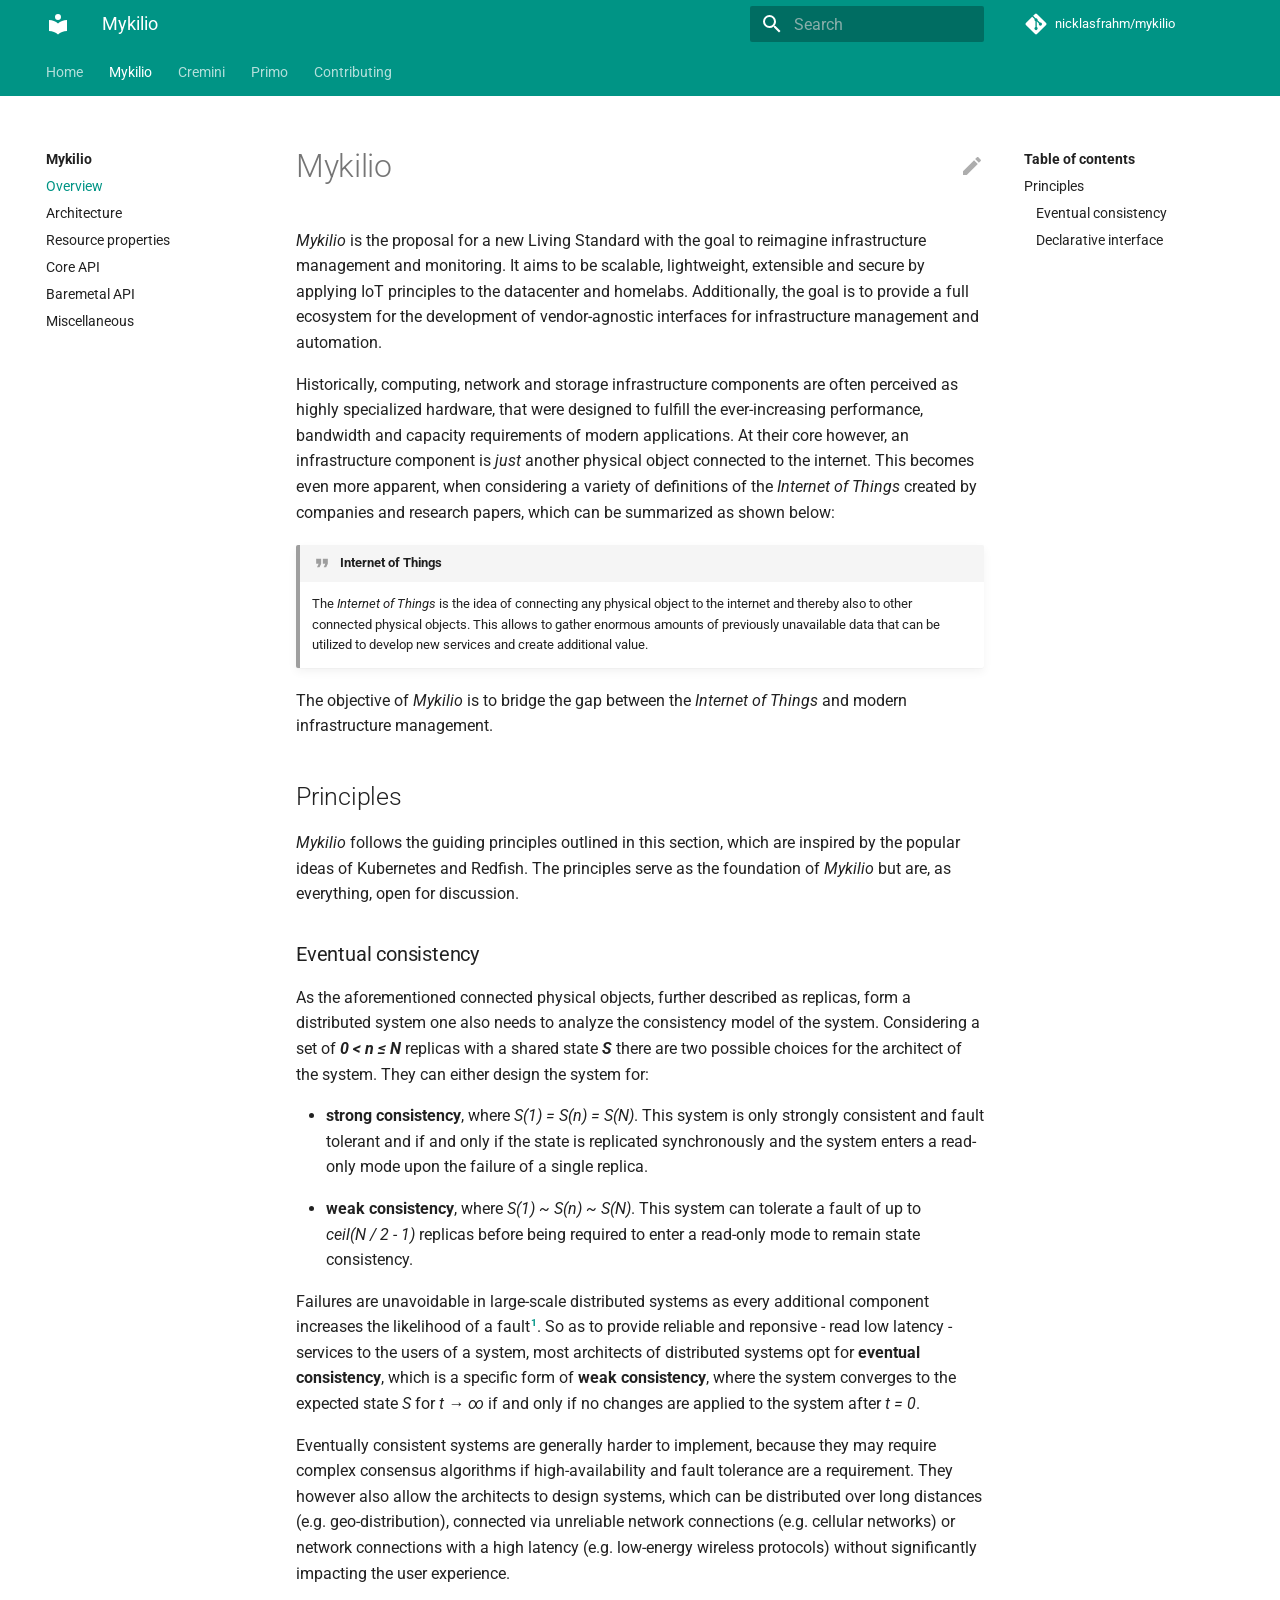
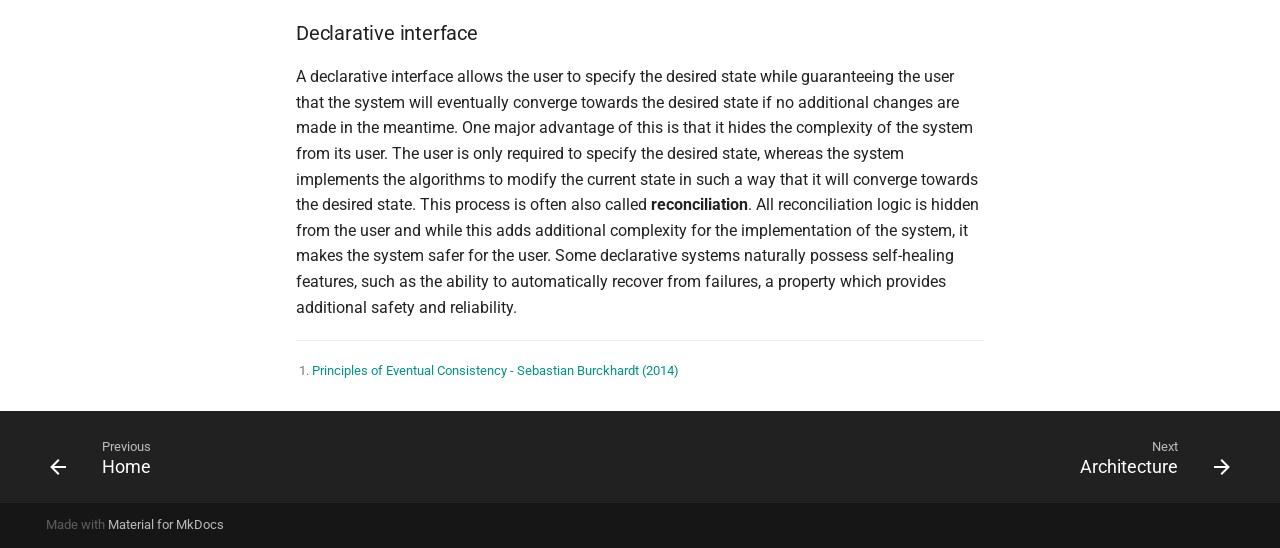
<file: mykilio-overview.html>
<!doctype html>
<html lang="en" class="no-js">
  <head>
    
      <meta charset="utf-8">
      <meta name="viewport" content="width=device-width,initial-scale=1">
      
      
      
      
        <link rel="canonical" href="https://mykil.io/mykilio-overview.html">
      
      <link rel="icon" href="assets/images/favicon.png">
      <meta name="generator" content="mkdocs-1.1.2, mkdocs-material-7.1.3">
    
    
      
        <title>Overview - Mykilio</title>
      
    
    
      <link rel="stylesheet" href="assets/stylesheets/main.e35208c4.min.css">
      
        
        <link rel="stylesheet" href="assets/stylesheets/palette.ef6f36e2.min.css">
        
          
          
          <meta name="theme-color" content="#009485">
        
      
    
    
    
      
        
        <link rel="preconnect" href="https://fonts.gstatic.com" crossorigin>
        <link rel="stylesheet" href="https://fonts.googleapis.com/css?family=Roboto:300,400,400i,700%7CRoboto+Mono&display=fallback">
        <style>:root{--md-text-font-family:"Roboto";--md-code-font-family:"Roboto Mono"}</style>
      
    
    
    
      <link rel="stylesheet" href="assets/css/home.css">
    
    
      
    
    
  </head>
  
  
    
    
    
    
    
    <body dir="ltr" data-md-color-scheme="" data-md-color-primary="teal" data-md-color-accent="">
  
    
    <script>function __prefix(e){return new URL(".",location).pathname+"."+e}function __get(e,t=localStorage){return JSON.parse(t.getItem(__prefix(e)))}</script>
    
    <input class="md-toggle" data-md-toggle="drawer" type="checkbox" id="__drawer" autocomplete="off">
    <input class="md-toggle" data-md-toggle="search" type="checkbox" id="__search" autocomplete="off">
    <label class="md-overlay" for="__drawer"></label>
    <div data-md-component="skip">
      
        
        <a href="#mykilio" class="md-skip">
          Skip to content
        </a>
      
    </div>
    <div data-md-component="announce">
      
    </div>
    
      <header class="md-header" data-md-component="header">
  <nav class="md-header__inner md-grid" aria-label="Header">
    <a href="." title="Mykilio" class="md-header__button md-logo" aria-label="Mykilio" data-md-component="logo">
      
  
  <svg xmlns="http://www.w3.org/2000/svg" viewBox="0 0 24 24"><path d="M12 8a3 3 0 0 0 3-3 3 3 0 0 0-3-3 3 3 0 0 0-3 3 3 3 0 0 0 3 3m0 3.54C9.64 9.35 6.5 8 3 8v11c3.5 0 6.64 1.35 9 3.54 2.36-2.19 5.5-3.54 9-3.54V8c-3.5 0-6.64 1.35-9 3.54z"/></svg>

    </a>
    <label class="md-header__button md-icon" for="__drawer">
      <svg xmlns="http://www.w3.org/2000/svg" viewBox="0 0 24 24"><path d="M3 6h18v2H3V6m0 5h18v2H3v-2m0 5h18v2H3v-2z"/></svg>
    </label>
    <div class="md-header__title" data-md-component="header-title">
      <div class="md-header__ellipsis">
        <div class="md-header__topic">
          <span class="md-ellipsis">
            Mykilio
          </span>
        </div>
        <div class="md-header__topic" data-md-component="header-topic">
          <span class="md-ellipsis">
            
              Overview
            
          </span>
        </div>
      </div>
    </div>
    
    
    
      <label class="md-header__button md-icon" for="__search">
        <svg xmlns="http://www.w3.org/2000/svg" viewBox="0 0 24 24"><path d="M9.5 3A6.5 6.5 0 0 1 16 9.5c0 1.61-.59 3.09-1.56 4.23l.27.27h.79l5 5-1.5 1.5-5-5v-.79l-.27-.27A6.516 6.516 0 0 1 9.5 16 6.5 6.5 0 0 1 3 9.5 6.5 6.5 0 0 1 9.5 3m0 2C7 5 5 7 5 9.5S7 14 9.5 14 14 12 14 9.5 12 5 9.5 5z"/></svg>
      </label>
      
<div class="md-search" data-md-component="search" role="dialog">
  <label class="md-search__overlay" for="__search"></label>
  <div class="md-search__inner" role="search">
    <form class="md-search__form" name="search">
      <input type="text" class="md-search__input" name="query" aria-label="Search" placeholder="Search" autocapitalize="off" autocorrect="off" autocomplete="off" spellcheck="false" data-md-component="search-query" data-md-state="active" required>
      <label class="md-search__icon md-icon" for="__search">
        <svg xmlns="http://www.w3.org/2000/svg" viewBox="0 0 24 24"><path d="M9.5 3A6.5 6.5 0 0 1 16 9.5c0 1.61-.59 3.09-1.56 4.23l.27.27h.79l5 5-1.5 1.5-5-5v-.79l-.27-.27A6.516 6.516 0 0 1 9.5 16 6.5 6.5 0 0 1 3 9.5 6.5 6.5 0 0 1 9.5 3m0 2C7 5 5 7 5 9.5S7 14 9.5 14 14 12 14 9.5 12 5 9.5 5z"/></svg>
        <svg xmlns="http://www.w3.org/2000/svg" viewBox="0 0 24 24"><path d="M20 11v2H8l5.5 5.5-1.42 1.42L4.16 12l7.92-7.92L13.5 5.5 8 11h12z"/></svg>
      </label>
      <button type="reset" class="md-search__icon md-icon" aria-label="Clear" tabindex="-1">
        <svg xmlns="http://www.w3.org/2000/svg" viewBox="0 0 24 24"><path d="M19 6.41 17.59 5 12 10.59 6.41 5 5 6.41 10.59 12 5 17.59 6.41 19 12 13.41 17.59 19 19 17.59 13.41 12 19 6.41z"/></svg>
      </button>
    </form>
    <div class="md-search__output">
      <div class="md-search__scrollwrap" data-md-scrollfix>
        <div class="md-search-result" data-md-component="search-result">
          <div class="md-search-result__meta">
            Initializing search
          </div>
          <ol class="md-search-result__list"></ol>
        </div>
      </div>
    </div>
  </div>
</div>
    
    
      <div class="md-header__source">
        
<a href="https://github.com/nicklasfrahm/mykilio/" title="Go to repository" class="md-source" data-md-component="source">
  <div class="md-source__icon md-icon">
    
    <svg xmlns="http://www.w3.org/2000/svg" viewBox="0 0 448 512"><path d="M439.55 236.05 244 40.45a28.87 28.87 0 0 0-40.81 0l-40.66 40.63 51.52 51.52c27.06-9.14 52.68 16.77 43.39 43.68l49.66 49.66c34.23-11.8 61.18 31 35.47 56.69-26.49 26.49-70.21-2.87-56-37.34L240.22 199v121.85c25.3 12.54 22.26 41.85 9.08 55a34.34 34.34 0 0 1-48.55 0c-17.57-17.6-11.07-46.91 11.25-56v-123c-20.8-8.51-24.6-30.74-18.64-45L142.57 101 8.45 235.14a28.86 28.86 0 0 0 0 40.81l195.61 195.6a28.86 28.86 0 0 0 40.8 0l194.69-194.69a28.86 28.86 0 0 0 0-40.81z"/></svg>
  </div>
  <div class="md-source__repository">
    nicklasfrahm/mykilio
  </div>
</a>
      </div>
    
  </nav>
</header>
    
    <div class="md-container" data-md-component="container">
      
      
        
          
<nav class="md-tabs" aria-label="Tabs" data-md-component="tabs">
  <div class="md-tabs__inner md-grid">
    <ul class="md-tabs__list">
      
        
  
  


  <li class="md-tabs__item">
    <a href="index.html" class="md-tabs__link">
      Home
    </a>
  </li>

      
        
  
  
    
  


  
  
  
    <li class="md-tabs__item">
      <a href="mykilio-overview.html" class="md-tabs__link md-tabs__link--active">
        Mykilio
      </a>
    </li>
  

      
        
  
  


  
  
  
    <li class="md-tabs__item">
      <a href="cremini-overview.html" class="md-tabs__link">
        Cremini
      </a>
    </li>
  

      
        
  
  


  
  
  
    <li class="md-tabs__item">
      <a href="primo-overview.html" class="md-tabs__link">
        Primo
      </a>
    </li>
  

      
        
  
  


  <li class="md-tabs__item">
    <a href="contributing.html" class="md-tabs__link">
      Contributing
    </a>
  </li>

      
    </ul>
  </div>
</nav>
        
      
      <main class="md-main" data-md-component="main">
        <div class="md-main__inner md-grid">
          
            
              
              <div class="md-sidebar md-sidebar--primary" data-md-component="sidebar" data-md-type="navigation" >
                <div class="md-sidebar__scrollwrap">
                  <div class="md-sidebar__inner">
                    

  


<nav class="md-nav md-nav--primary md-nav--lifted" aria-label="Navigation" data-md-level="0">
  <label class="md-nav__title" for="__drawer">
    <a href="." title="Mykilio" class="md-nav__button md-logo" aria-label="Mykilio" data-md-component="logo">
      
  
  <svg xmlns="http://www.w3.org/2000/svg" viewBox="0 0 24 24"><path d="M12 8a3 3 0 0 0 3-3 3 3 0 0 0-3-3 3 3 0 0 0-3 3 3 3 0 0 0 3 3m0 3.54C9.64 9.35 6.5 8 3 8v11c3.5 0 6.64 1.35 9 3.54 2.36-2.19 5.5-3.54 9-3.54V8c-3.5 0-6.64 1.35-9 3.54z"/></svg>

    </a>
    Mykilio
  </label>
  
    <div class="md-nav__source">
      
<a href="https://github.com/nicklasfrahm/mykilio/" title="Go to repository" class="md-source" data-md-component="source">
  <div class="md-source__icon md-icon">
    
    <svg xmlns="http://www.w3.org/2000/svg" viewBox="0 0 448 512"><path d="M439.55 236.05 244 40.45a28.87 28.87 0 0 0-40.81 0l-40.66 40.63 51.52 51.52c27.06-9.14 52.68 16.77 43.39 43.68l49.66 49.66c34.23-11.8 61.18 31 35.47 56.69-26.49 26.49-70.21-2.87-56-37.34L240.22 199v121.85c25.3 12.54 22.26 41.85 9.08 55a34.34 34.34 0 0 1-48.55 0c-17.57-17.6-11.07-46.91 11.25-56v-123c-20.8-8.51-24.6-30.74-18.64-45L142.57 101 8.45 235.14a28.86 28.86 0 0 0 0 40.81l195.61 195.6a28.86 28.86 0 0 0 40.8 0l194.69-194.69a28.86 28.86 0 0 0 0-40.81z"/></svg>
  </div>
  <div class="md-source__repository">
    nicklasfrahm/mykilio
  </div>
</a>
    </div>
  
  <ul class="md-nav__list" data-md-scrollfix>
    
      
      
      

  
  
  
    <li class="md-nav__item">
      <a href="index.html" class="md-nav__link">
        Home
      </a>
    </li>
  

    
      
      
      

  
  
    
  
  
    
    <li class="md-nav__item md-nav__item--active md-nav__item--nested">
      
      
        <input class="md-nav__toggle md-toggle" data-md-toggle="__nav_2" type="checkbox" id="__nav_2" checked>
      
      <label class="md-nav__link" for="__nav_2">
        Mykilio
        <span class="md-nav__icon md-icon"></span>
      </label>
      <nav class="md-nav" aria-label="Mykilio" data-md-level="1">
        <label class="md-nav__title" for="__nav_2">
          <span class="md-nav__icon md-icon"></span>
          Mykilio
        </label>
        <ul class="md-nav__list" data-md-scrollfix>
          
            
  
  
    
  
  
    <li class="md-nav__item md-nav__item--active">
      
      <input class="md-nav__toggle md-toggle" data-md-toggle="toc" type="checkbox" id="__toc">
      
      
        
      
      
        <label class="md-nav__link md-nav__link--active" for="__toc">
          Overview
          <span class="md-nav__icon md-icon"></span>
        </label>
      
      <a href="mykilio-overview.html" class="md-nav__link md-nav__link--active">
        Overview
      </a>
      
        
<nav class="md-nav md-nav--secondary" aria-label="Table of contents">
  
  
  
    
  
  
    <label class="md-nav__title" for="__toc">
      <span class="md-nav__icon md-icon"></span>
      Table of contents
    </label>
    <ul class="md-nav__list" data-md-component="toc" data-md-scrollfix>
      
        <li class="md-nav__item">
  <a href="#principles" class="md-nav__link">
    Principles
  </a>
  
    <nav class="md-nav" aria-label="Principles">
      <ul class="md-nav__list">
        
          <li class="md-nav__item">
  <a href="#eventual-consistency" class="md-nav__link">
    Eventual consistency
  </a>
  
</li>
        
          <li class="md-nav__item">
  <a href="#declarative-interface" class="md-nav__link">
    Declarative interface
  </a>
  
</li>
        
      </ul>
    </nav>
  
</li>
      
    </ul>
  
</nav>
      
    </li>
  

          
            
  
  
  
    <li class="md-nav__item">
      <a href="mykilio-architecture.html" class="md-nav__link">
        Architecture
      </a>
    </li>
  

          
            
  
  
  
    <li class="md-nav__item">
      <a href="mykilio-resource-properties.html" class="md-nav__link">
        Resource properties
      </a>
    </li>
  

          
            
  
  
  
    <li class="md-nav__item">
      <a href="mykilio-core-api.html" class="md-nav__link">
        Core API
      </a>
    </li>
  

          
            
  
  
  
    <li class="md-nav__item">
      <a href="mykilio-baremetal-api.html" class="md-nav__link">
        Baremetal API
      </a>
    </li>
  

          
            
  
  
  
    <li class="md-nav__item">
      <a href="mykilio-miscellaneous.html" class="md-nav__link">
        Miscellaneous
      </a>
    </li>
  

          
        </ul>
      </nav>
    </li>
  

    
      
      
      

  
  
  
    
    <li class="md-nav__item md-nav__item--nested">
      
      
        <input class="md-nav__toggle md-toggle" data-md-toggle="__nav_3" type="checkbox" id="__nav_3" >
      
      <label class="md-nav__link" for="__nav_3">
        Cremini
        <span class="md-nav__icon md-icon"></span>
      </label>
      <nav class="md-nav" aria-label="Cremini" data-md-level="1">
        <label class="md-nav__title" for="__nav_3">
          <span class="md-nav__icon md-icon"></span>
          Cremini
        </label>
        <ul class="md-nav__list" data-md-scrollfix>
          
            
  
  
  
    <li class="md-nav__item">
      <a href="cremini-overview.html" class="md-nav__link">
        Overview
      </a>
    </li>
  

          
            
  
  
  
    <li class="md-nav__item">
      <a href="cremini-management-bus-interface.html" class="md-nav__link">
        Management bus interface
      </a>
    </li>
  

          
            
  
  
  
    <li class="md-nav__item">
      <a href="cremini-blade-atmega328p.html" class="md-nav__link">
        Blade (ATmega328P)
      </a>
    </li>
  

          
        </ul>
      </nav>
    </li>
  

    
      
      
      

  
  
  
    
    <li class="md-nav__item md-nav__item--nested">
      
      
        <input class="md-nav__toggle md-toggle" data-md-toggle="__nav_4" type="checkbox" id="__nav_4" >
      
      <label class="md-nav__link" for="__nav_4">
        Primo
        <span class="md-nav__icon md-icon"></span>
      </label>
      <nav class="md-nav" aria-label="Primo" data-md-level="1">
        <label class="md-nav__title" for="__nav_4">
          <span class="md-nav__icon md-icon"></span>
          Primo
        </label>
        <ul class="md-nav__list" data-md-scrollfix>
          
            
  
  
  
    <li class="md-nav__item">
      <a href="primo-overview.html" class="md-nav__link">
        Overview
      </a>
    </li>
  

          
        </ul>
      </nav>
    </li>
  

    
      
      
      

  
  
  
    <li class="md-nav__item">
      <a href="contributing.html" class="md-nav__link">
        Contributing
      </a>
    </li>
  

    
  </ul>
</nav>
                  </div>
                </div>
              </div>
            
            
              
              <div class="md-sidebar md-sidebar--secondary" data-md-component="sidebar" data-md-type="toc" >
                <div class="md-sidebar__scrollwrap">
                  <div class="md-sidebar__inner">
                    
<nav class="md-nav md-nav--secondary" aria-label="Table of contents">
  
  
  
    
  
  
    <label class="md-nav__title" for="__toc">
      <span class="md-nav__icon md-icon"></span>
      Table of contents
    </label>
    <ul class="md-nav__list" data-md-component="toc" data-md-scrollfix>
      
        <li class="md-nav__item">
  <a href="#principles" class="md-nav__link">
    Principles
  </a>
  
    <nav class="md-nav" aria-label="Principles">
      <ul class="md-nav__list">
        
          <li class="md-nav__item">
  <a href="#eventual-consistency" class="md-nav__link">
    Eventual consistency
  </a>
  
</li>
        
          <li class="md-nav__item">
  <a href="#declarative-interface" class="md-nav__link">
    Declarative interface
  </a>
  
</li>
        
      </ul>
    </nav>
  
</li>
      
    </ul>
  
</nav>
                  </div>
                </div>
              </div>
            
          
          <div class="md-content" data-md-component="content">
            <article class="md-content__inner md-typeset">
              
                
                  <a href="https://github.com/nicklasfrahm/mykilio/edit/main/docs/mykilio-overview.md" title="Edit this page" class="md-content__button md-icon">
                    <svg xmlns="http://www.w3.org/2000/svg" viewBox="0 0 24 24"><path d="M20.71 7.04c.39-.39.39-1.04 0-1.41l-2.34-2.34c-.37-.39-1.02-.39-1.41 0l-1.84 1.83 3.75 3.75M3 17.25V21h3.75L17.81 9.93l-3.75-3.75L3 17.25z"/></svg>
                  </a>
                
                
                <h1 id="mykilio">Mykilio<a class="headerlink" href="#mykilio" title="Permanent link">&para;</a></h1>
<p><em>Mykilio</em> is the proposal for a new Living Standard with the goal to reimagine infrastructure management and monitoring. It aims to be scalable, lightweight, extensible and secure by applying IoT principles to the datacenter and homelabs. Additionally, the goal is to provide a full ecosystem for the development of vendor-agnostic interfaces for infrastructure management and automation.</p>
<p>Historically, computing, network and storage infrastructure components are often perceived as highly specialized hardware, that were designed to fulfill the ever-increasing performance, bandwidth and capacity requirements of modern applications. At their core however, an infrastructure component is <em>just</em> another physical object connected to the internet. This becomes even more apparent, when considering a variety of definitions of the <em>Internet of Things</em> created by companies and research papers, which can be summarized as shown below:</p>
<!-- prettier-ignore -->
<div class="admonition quote">
<p class="admonition-title">Internet of Things</p>
<p>The <em>Internet of Things</em> is the idea of connecting any physical object to the internet and thereby also to other connected physical objects. This allows to gather enormous amounts of previously unavailable data that can be utilized to develop new services and create additional value.</p>
</div>
<p>The objective of <em>Mykilio</em> is to bridge the gap between the <em>Internet of Things</em> and modern infrastructure management.</p>
<h2 id="principles">Principles<a class="headerlink" href="#principles" title="Permanent link">&para;</a></h2>
<p><em>Mykilio</em> follows the guiding principles outlined in this section, which are inspired by the popular ideas of Kubernetes and Redfish. The principles serve as the foundation of <em>Mykilio</em> but are, as everything, open for discussion.</p>
<h3 id="eventual-consistency">Eventual consistency<a class="headerlink" href="#eventual-consistency" title="Permanent link">&para;</a></h3>
<p>As the aforementioned connected physical objects, further described as replicas, form a distributed system one also needs to analyze the consistency model of the system. Considering a set of <strong><em>0 &lt; n &leq; N</em></strong> replicas with a shared state <strong><em>S</em></strong> there are two possible choices for the architect of the system. They can either design the system for:</p>
<ul>
<li><strong>strong consistency</strong>, where <em>S(1) = S(n) = S(N)</em>. This system is only strongly consistent and fault tolerant and if and only if the state is replicated synchronously and the system enters a read-only mode upon the failure of a single replica.</li>
</ul>
<ul>
<li><strong>weak consistency</strong>, where <em>S(1) ~ S(n) ~ S(N)</em>. This system can tolerate a fault of up to <em>ceil(N&nbsp;/&nbsp;2&nbsp;-&nbsp;1)</em> replicas before being required to enter a read-only mode to remain state consistency.</li>
</ul>
<p>Failures are unavoidable in large-scale distributed systems as every additional component increases the likelihood of a fault<sup id="fnref:1"><a class="footnote-ref" href="#fn:1">1</a></sup>. So as to provide reliable and reponsive - read low latency - services to the users of a system, most architects of distributed systems opt for <strong>eventual consistency</strong>, which is a specific form of <strong>weak consistency</strong>, where the system converges to the expected state <em>S</em> for <em>t &rarr; &infin;</em> if and only if no changes are applied to the system after <em>t = 0</em>.</p>
<p>Eventually consistent systems are generally harder to implement, because they may require complex consensus algorithms if high-availability and fault tolerance are a requirement. They however also allow the architects to design systems, which can be distributed over long distances (e.g. geo-distribution), connected via unreliable network connections (e.g. cellular networks) or network connections with a high latency (e.g. low-energy wireless protocols) without significantly impacting the user experience.</p>
<h3 id="declarative-interface">Declarative interface<a class="headerlink" href="#declarative-interface" title="Permanent link">&para;</a></h3>
<p>A declarative interface allows the user to specify the desired state while guaranteeing the user that the system will eventually converge towards the desired state if no additional changes are made in the meantime. One major advantage of this is that it hides the complexity of the system from its user. The user is only required to specify the desired state, whereas the system implements the algorithms to modify the current state in such a way that it will converge towards the desired state. This process is often also called <strong>reconciliation</strong>. All reconciliation logic is hidden from the user and while this adds additional complexity for the implementation of the system, it makes the system safer for the user. Some declarative systems naturally possess self-healing features, such as the ability to automatically recover from failures, a property which provides additional safety and reliability.</p>
<!-- Glossary -->

<div class="footnote">
<hr />
<ol>
<li id="fn:1">
<p><a href="https://www.microsoft.com/en-us/research/wp-content/uploads/2016/02/final-printversion-10-5-14.pdf">Principles of Eventual Consistency - Sebastian Burckhardt (2014)</a>&#160;<a class="footnote-backref" href="#fnref:1" title="Jump back to footnote 1 in the text">&#8617;</a></p>
</li>
</ol>
</div>
                
              
              
                


              
            </article>
          </div>
        </div>
        
          <a href="#" class="md-top md-icon" data-md-component="top" data-md-state="hidden">
            <svg xmlns="http://www.w3.org/2000/svg" viewBox="0 0 24 24"><path d="M13 20h-2V8l-5.5 5.5-1.42-1.42L12 4.16l7.92 7.92-1.42 1.42L13 8v12z"/></svg>
          </a>
        
      </main>
      
        
<footer class="md-footer">
  
    <nav class="md-footer__inner md-grid" aria-label="Footer">
      
        <a href="index.html" class="md-footer__link md-footer__link--prev" rel="prev">
          <div class="md-footer__button md-icon">
            <svg xmlns="http://www.w3.org/2000/svg" viewBox="0 0 24 24"><path d="M20 11v2H8l5.5 5.5-1.42 1.42L4.16 12l7.92-7.92L13.5 5.5 8 11h12z"/></svg>
          </div>
          <div class="md-footer__title">
            <div class="md-ellipsis">
              <span class="md-footer__direction">
                Previous
              </span>
              Home
            </div>
          </div>
        </a>
      
      
        <a href="mykilio-architecture.html" class="md-footer__link md-footer__link--next" rel="next">
          <div class="md-footer__title">
            <div class="md-ellipsis">
              <span class="md-footer__direction">
                Next
              </span>
              Architecture
            </div>
          </div>
          <div class="md-footer__button md-icon">
            <svg xmlns="http://www.w3.org/2000/svg" viewBox="0 0 24 24"><path d="M4 11v2h12l-5.5 5.5 1.42 1.42L19.84 12l-7.92-7.92L10.5 5.5 16 11H4z"/></svg>
          </div>
        </a>
      
    </nav>
  
  <div class="md-footer-meta md-typeset">
    <div class="md-footer-meta__inner md-grid">
      <div class="md-footer-copyright">
        
        Made with
        <a href="https://squidfunk.github.io/mkdocs-material/" target="_blank" rel="noopener">
          Material for MkDocs
        </a>
        
      </div>
      
    </div>
  </div>
</footer>
      
    </div>
    <div class="md-dialog" data-md-component="dialog">
      <div class="md-dialog__inner md-typeset"></div>
    </div>
    <script id="__config" type="application/json">{"base": ".", "features": ["navigation.instant", "navigation.tabs", "navigation.top"], "translations": {"clipboard.copy": "Copy to clipboard", "clipboard.copied": "Copied to clipboard", "search.config.lang": "en", "search.config.pipeline": "trimmer, stopWordFilter", "search.config.separator": "[\\s\\-]+", "search.placeholder": "Search", "search.result.placeholder": "Type to start searching", "search.result.none": "No matching documents", "search.result.one": "1 matching document", "search.result.other": "# matching documents", "search.result.more.one": "1 more on this page", "search.result.more.other": "# more on this page", "search.result.term.missing": "Missing"}, "search": "assets/javascripts/workers/search.fe42c31b.min.js", "version": null}</script>
    
    
      <script src="assets/javascripts/bundle.4ea5477f.min.js"></script>
      
    
  </body>
</html>
</file>
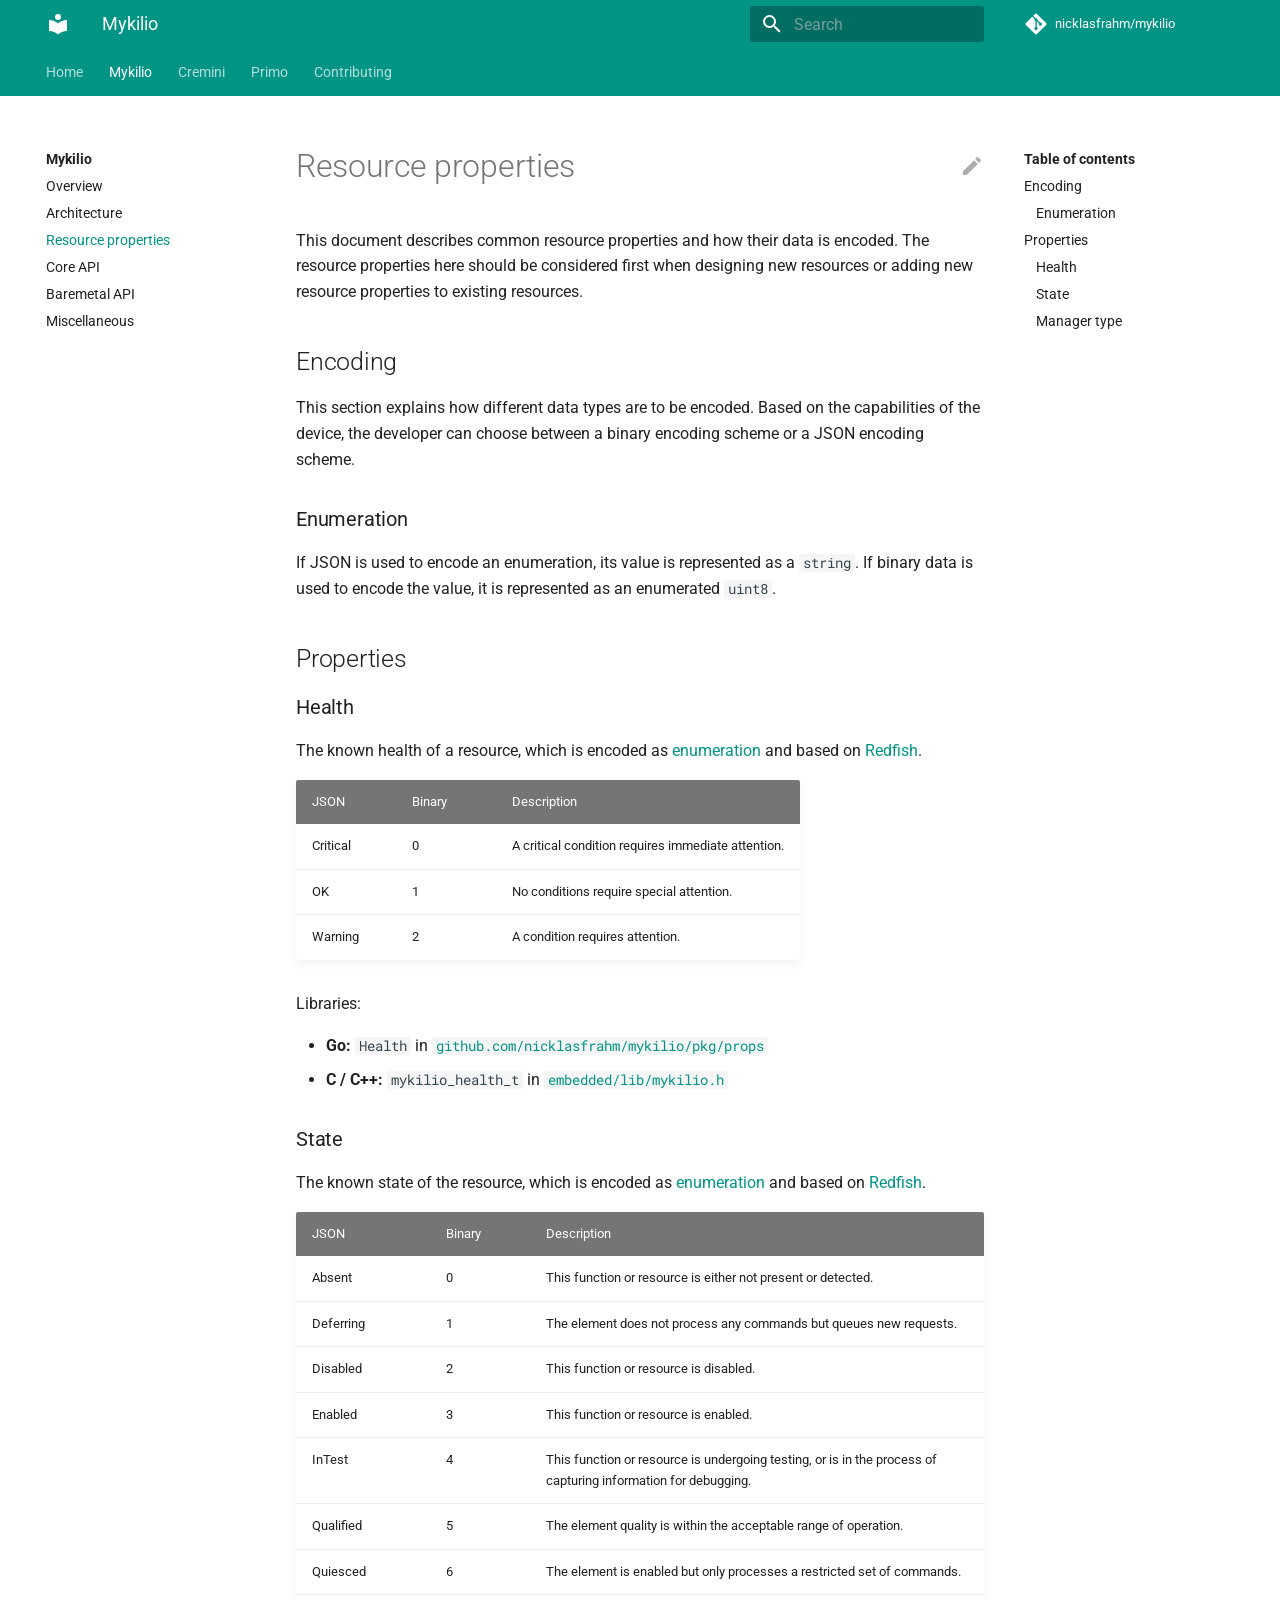
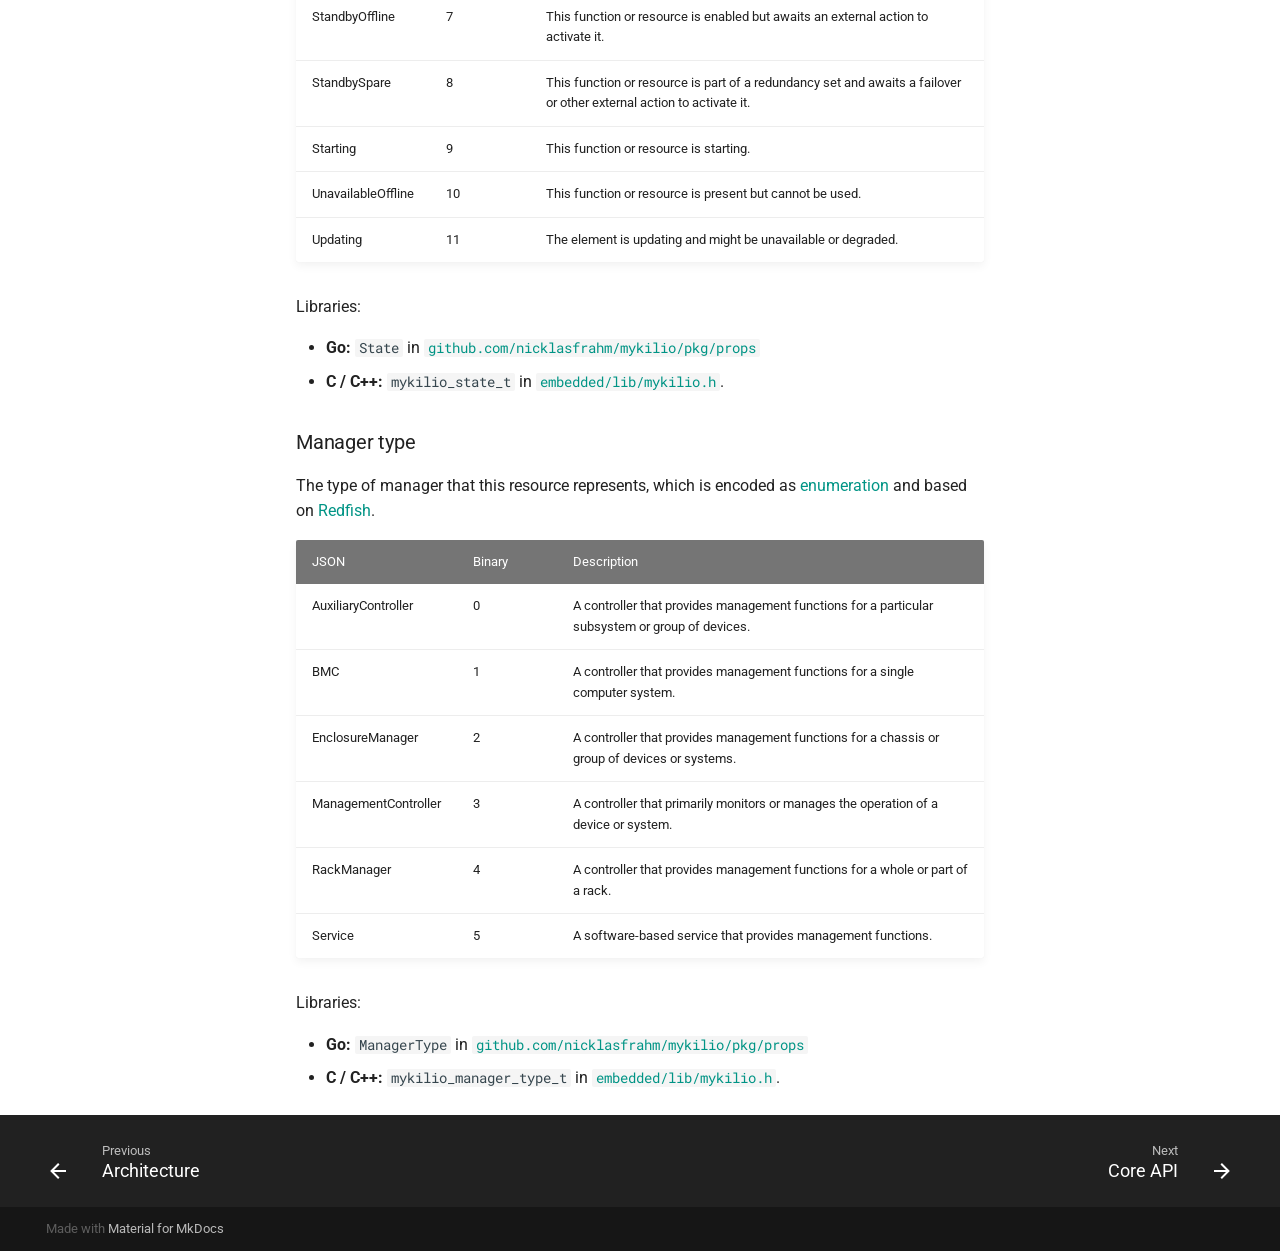
<file: mykilio-resource-properties.html>
<!doctype html>
<html lang="en" class="no-js">
  <head>
    
      <meta charset="utf-8">
      <meta name="viewport" content="width=device-width,initial-scale=1">
      
      
      
      
        <link rel="canonical" href="https://mykil.io/mykilio-resource-properties.html">
      
      <link rel="icon" href="assets/images/favicon.png">
      <meta name="generator" content="mkdocs-1.1.2, mkdocs-material-7.1.3">
    
    
      
        <title>Resource properties - Mykilio</title>
      
    
    
      <link rel="stylesheet" href="assets/stylesheets/main.e35208c4.min.css">
      
        
        <link rel="stylesheet" href="assets/stylesheets/palette.ef6f36e2.min.css">
        
          
          
          <meta name="theme-color" content="#009485">
        
      
    
    
    
      
        
        <link rel="preconnect" href="https://fonts.gstatic.com" crossorigin>
        <link rel="stylesheet" href="https://fonts.googleapis.com/css?family=Roboto:300,400,400i,700%7CRoboto+Mono&display=fallback">
        <style>:root{--md-text-font-family:"Roboto";--md-code-font-family:"Roboto Mono"}</style>
      
    
    
    
      <link rel="stylesheet" href="assets/css/home.css">
    
    
      
    
    
  </head>
  
  
    
    
    
    
    
    <body dir="ltr" data-md-color-scheme="" data-md-color-primary="teal" data-md-color-accent="">
  
    
    <script>function __prefix(e){return new URL(".",location).pathname+"."+e}function __get(e,t=localStorage){return JSON.parse(t.getItem(__prefix(e)))}</script>
    
    <input class="md-toggle" data-md-toggle="drawer" type="checkbox" id="__drawer" autocomplete="off">
    <input class="md-toggle" data-md-toggle="search" type="checkbox" id="__search" autocomplete="off">
    <label class="md-overlay" for="__drawer"></label>
    <div data-md-component="skip">
      
        
        <a href="#resource-properties" class="md-skip">
          Skip to content
        </a>
      
    </div>
    <div data-md-component="announce">
      
    </div>
    
      <header class="md-header" data-md-component="header">
  <nav class="md-header__inner md-grid" aria-label="Header">
    <a href="." title="Mykilio" class="md-header__button md-logo" aria-label="Mykilio" data-md-component="logo">
      
  
  <svg xmlns="http://www.w3.org/2000/svg" viewBox="0 0 24 24"><path d="M12 8a3 3 0 0 0 3-3 3 3 0 0 0-3-3 3 3 0 0 0-3 3 3 3 0 0 0 3 3m0 3.54C9.64 9.35 6.5 8 3 8v11c3.5 0 6.64 1.35 9 3.54 2.36-2.19 5.5-3.54 9-3.54V8c-3.5 0-6.64 1.35-9 3.54z"/></svg>

    </a>
    <label class="md-header__button md-icon" for="__drawer">
      <svg xmlns="http://www.w3.org/2000/svg" viewBox="0 0 24 24"><path d="M3 6h18v2H3V6m0 5h18v2H3v-2m0 5h18v2H3v-2z"/></svg>
    </label>
    <div class="md-header__title" data-md-component="header-title">
      <div class="md-header__ellipsis">
        <div class="md-header__topic">
          <span class="md-ellipsis">
            Mykilio
          </span>
        </div>
        <div class="md-header__topic" data-md-component="header-topic">
          <span class="md-ellipsis">
            
              Resource properties
            
          </span>
        </div>
      </div>
    </div>
    
    
    
      <label class="md-header__button md-icon" for="__search">
        <svg xmlns="http://www.w3.org/2000/svg" viewBox="0 0 24 24"><path d="M9.5 3A6.5 6.5 0 0 1 16 9.5c0 1.61-.59 3.09-1.56 4.23l.27.27h.79l5 5-1.5 1.5-5-5v-.79l-.27-.27A6.516 6.516 0 0 1 9.5 16 6.5 6.5 0 0 1 3 9.5 6.5 6.5 0 0 1 9.5 3m0 2C7 5 5 7 5 9.5S7 14 9.5 14 14 12 14 9.5 12 5 9.5 5z"/></svg>
      </label>
      
<div class="md-search" data-md-component="search" role="dialog">
  <label class="md-search__overlay" for="__search"></label>
  <div class="md-search__inner" role="search">
    <form class="md-search__form" name="search">
      <input type="text" class="md-search__input" name="query" aria-label="Search" placeholder="Search" autocapitalize="off" autocorrect="off" autocomplete="off" spellcheck="false" data-md-component="search-query" data-md-state="active" required>
      <label class="md-search__icon md-icon" for="__search">
        <svg xmlns="http://www.w3.org/2000/svg" viewBox="0 0 24 24"><path d="M9.5 3A6.5 6.5 0 0 1 16 9.5c0 1.61-.59 3.09-1.56 4.23l.27.27h.79l5 5-1.5 1.5-5-5v-.79l-.27-.27A6.516 6.516 0 0 1 9.5 16 6.5 6.5 0 0 1 3 9.5 6.5 6.5 0 0 1 9.5 3m0 2C7 5 5 7 5 9.5S7 14 9.5 14 14 12 14 9.5 12 5 9.5 5z"/></svg>
        <svg xmlns="http://www.w3.org/2000/svg" viewBox="0 0 24 24"><path d="M20 11v2H8l5.5 5.5-1.42 1.42L4.16 12l7.92-7.92L13.5 5.5 8 11h12z"/></svg>
      </label>
      <button type="reset" class="md-search__icon md-icon" aria-label="Clear" tabindex="-1">
        <svg xmlns="http://www.w3.org/2000/svg" viewBox="0 0 24 24"><path d="M19 6.41 17.59 5 12 10.59 6.41 5 5 6.41 10.59 12 5 17.59 6.41 19 12 13.41 17.59 19 19 17.59 13.41 12 19 6.41z"/></svg>
      </button>
    </form>
    <div class="md-search__output">
      <div class="md-search__scrollwrap" data-md-scrollfix>
        <div class="md-search-result" data-md-component="search-result">
          <div class="md-search-result__meta">
            Initializing search
          </div>
          <ol class="md-search-result__list"></ol>
        </div>
      </div>
    </div>
  </div>
</div>
    
    
      <div class="md-header__source">
        
<a href="https://github.com/nicklasfrahm/mykilio/" title="Go to repository" class="md-source" data-md-component="source">
  <div class="md-source__icon md-icon">
    
    <svg xmlns="http://www.w3.org/2000/svg" viewBox="0 0 448 512"><path d="M439.55 236.05 244 40.45a28.87 28.87 0 0 0-40.81 0l-40.66 40.63 51.52 51.52c27.06-9.14 52.68 16.77 43.39 43.68l49.66 49.66c34.23-11.8 61.18 31 35.47 56.69-26.49 26.49-70.21-2.87-56-37.34L240.22 199v121.85c25.3 12.54 22.26 41.85 9.08 55a34.34 34.34 0 0 1-48.55 0c-17.57-17.6-11.07-46.91 11.25-56v-123c-20.8-8.51-24.6-30.74-18.64-45L142.57 101 8.45 235.14a28.86 28.86 0 0 0 0 40.81l195.61 195.6a28.86 28.86 0 0 0 40.8 0l194.69-194.69a28.86 28.86 0 0 0 0-40.81z"/></svg>
  </div>
  <div class="md-source__repository">
    nicklasfrahm/mykilio
  </div>
</a>
      </div>
    
  </nav>
</header>
    
    <div class="md-container" data-md-component="container">
      
      
        
          
<nav class="md-tabs" aria-label="Tabs" data-md-component="tabs">
  <div class="md-tabs__inner md-grid">
    <ul class="md-tabs__list">
      
        
  
  


  <li class="md-tabs__item">
    <a href="index.html" class="md-tabs__link">
      Home
    </a>
  </li>

      
        
  
  
    
  


  
  
  
    <li class="md-tabs__item">
      <a href="mykilio-overview.html" class="md-tabs__link md-tabs__link--active">
        Mykilio
      </a>
    </li>
  

      
        
  
  


  
  
  
    <li class="md-tabs__item">
      <a href="cremini-overview.html" class="md-tabs__link">
        Cremini
      </a>
    </li>
  

      
        
  
  


  
  
  
    <li class="md-tabs__item">
      <a href="primo-overview.html" class="md-tabs__link">
        Primo
      </a>
    </li>
  

      
        
  
  


  <li class="md-tabs__item">
    <a href="contributing.html" class="md-tabs__link">
      Contributing
    </a>
  </li>

      
    </ul>
  </div>
</nav>
        
      
      <main class="md-main" data-md-component="main">
        <div class="md-main__inner md-grid">
          
            
              
              <div class="md-sidebar md-sidebar--primary" data-md-component="sidebar" data-md-type="navigation" >
                <div class="md-sidebar__scrollwrap">
                  <div class="md-sidebar__inner">
                    

  


<nav class="md-nav md-nav--primary md-nav--lifted" aria-label="Navigation" data-md-level="0">
  <label class="md-nav__title" for="__drawer">
    <a href="." title="Mykilio" class="md-nav__button md-logo" aria-label="Mykilio" data-md-component="logo">
      
  
  <svg xmlns="http://www.w3.org/2000/svg" viewBox="0 0 24 24"><path d="M12 8a3 3 0 0 0 3-3 3 3 0 0 0-3-3 3 3 0 0 0-3 3 3 3 0 0 0 3 3m0 3.54C9.64 9.35 6.5 8 3 8v11c3.5 0 6.64 1.35 9 3.54 2.36-2.19 5.5-3.54 9-3.54V8c-3.5 0-6.64 1.35-9 3.54z"/></svg>

    </a>
    Mykilio
  </label>
  
    <div class="md-nav__source">
      
<a href="https://github.com/nicklasfrahm/mykilio/" title="Go to repository" class="md-source" data-md-component="source">
  <div class="md-source__icon md-icon">
    
    <svg xmlns="http://www.w3.org/2000/svg" viewBox="0 0 448 512"><path d="M439.55 236.05 244 40.45a28.87 28.87 0 0 0-40.81 0l-40.66 40.63 51.52 51.52c27.06-9.14 52.68 16.77 43.39 43.68l49.66 49.66c34.23-11.8 61.18 31 35.47 56.69-26.49 26.49-70.21-2.87-56-37.34L240.22 199v121.85c25.3 12.54 22.26 41.85 9.08 55a34.34 34.34 0 0 1-48.55 0c-17.57-17.6-11.07-46.91 11.25-56v-123c-20.8-8.51-24.6-30.74-18.64-45L142.57 101 8.45 235.14a28.86 28.86 0 0 0 0 40.81l195.61 195.6a28.86 28.86 0 0 0 40.8 0l194.69-194.69a28.86 28.86 0 0 0 0-40.81z"/></svg>
  </div>
  <div class="md-source__repository">
    nicklasfrahm/mykilio
  </div>
</a>
    </div>
  
  <ul class="md-nav__list" data-md-scrollfix>
    
      
      
      

  
  
  
    <li class="md-nav__item">
      <a href="index.html" class="md-nav__link">
        Home
      </a>
    </li>
  

    
      
      
      

  
  
    
  
  
    
    <li class="md-nav__item md-nav__item--active md-nav__item--nested">
      
      
        <input class="md-nav__toggle md-toggle" data-md-toggle="__nav_2" type="checkbox" id="__nav_2" checked>
      
      <label class="md-nav__link" for="__nav_2">
        Mykilio
        <span class="md-nav__icon md-icon"></span>
      </label>
      <nav class="md-nav" aria-label="Mykilio" data-md-level="1">
        <label class="md-nav__title" for="__nav_2">
          <span class="md-nav__icon md-icon"></span>
          Mykilio
        </label>
        <ul class="md-nav__list" data-md-scrollfix>
          
            
  
  
  
    <li class="md-nav__item">
      <a href="mykilio-overview.html" class="md-nav__link">
        Overview
      </a>
    </li>
  

          
            
  
  
  
    <li class="md-nav__item">
      <a href="mykilio-architecture.html" class="md-nav__link">
        Architecture
      </a>
    </li>
  

          
            
  
  
    
  
  
    <li class="md-nav__item md-nav__item--active">
      
      <input class="md-nav__toggle md-toggle" data-md-toggle="toc" type="checkbox" id="__toc">
      
      
        
      
      
        <label class="md-nav__link md-nav__link--active" for="__toc">
          Resource properties
          <span class="md-nav__icon md-icon"></span>
        </label>
      
      <a href="mykilio-resource-properties.html" class="md-nav__link md-nav__link--active">
        Resource properties
      </a>
      
        
<nav class="md-nav md-nav--secondary" aria-label="Table of contents">
  
  
  
    
  
  
    <label class="md-nav__title" for="__toc">
      <span class="md-nav__icon md-icon"></span>
      Table of contents
    </label>
    <ul class="md-nav__list" data-md-component="toc" data-md-scrollfix>
      
        <li class="md-nav__item">
  <a href="#encoding" class="md-nav__link">
    Encoding
  </a>
  
    <nav class="md-nav" aria-label="Encoding">
      <ul class="md-nav__list">
        
          <li class="md-nav__item">
  <a href="#enumeration" class="md-nav__link">
    Enumeration
  </a>
  
</li>
        
      </ul>
    </nav>
  
</li>
      
        <li class="md-nav__item">
  <a href="#properties" class="md-nav__link">
    Properties
  </a>
  
    <nav class="md-nav" aria-label="Properties">
      <ul class="md-nav__list">
        
          <li class="md-nav__item">
  <a href="#health" class="md-nav__link">
    Health
  </a>
  
</li>
        
          <li class="md-nav__item">
  <a href="#state" class="md-nav__link">
    State
  </a>
  
</li>
        
          <li class="md-nav__item">
  <a href="#manager-type" class="md-nav__link">
    Manager type
  </a>
  
</li>
        
      </ul>
    </nav>
  
</li>
      
    </ul>
  
</nav>
      
    </li>
  

          
            
  
  
  
    <li class="md-nav__item">
      <a href="mykilio-core-api.html" class="md-nav__link">
        Core API
      </a>
    </li>
  

          
            
  
  
  
    <li class="md-nav__item">
      <a href="mykilio-baremetal-api.html" class="md-nav__link">
        Baremetal API
      </a>
    </li>
  

          
            
  
  
  
    <li class="md-nav__item">
      <a href="mykilio-miscellaneous.html" class="md-nav__link">
        Miscellaneous
      </a>
    </li>
  

          
        </ul>
      </nav>
    </li>
  

    
      
      
      

  
  
  
    
    <li class="md-nav__item md-nav__item--nested">
      
      
        <input class="md-nav__toggle md-toggle" data-md-toggle="__nav_3" type="checkbox" id="__nav_3" >
      
      <label class="md-nav__link" for="__nav_3">
        Cremini
        <span class="md-nav__icon md-icon"></span>
      </label>
      <nav class="md-nav" aria-label="Cremini" data-md-level="1">
        <label class="md-nav__title" for="__nav_3">
          <span class="md-nav__icon md-icon"></span>
          Cremini
        </label>
        <ul class="md-nav__list" data-md-scrollfix>
          
            
  
  
  
    <li class="md-nav__item">
      <a href="cremini-overview.html" class="md-nav__link">
        Overview
      </a>
    </li>
  

          
            
  
  
  
    <li class="md-nav__item">
      <a href="cremini-management-bus-interface.html" class="md-nav__link">
        Management bus interface
      </a>
    </li>
  

          
            
  
  
  
    <li class="md-nav__item">
      <a href="cremini-blade-atmega328p.html" class="md-nav__link">
        Blade (ATmega328P)
      </a>
    </li>
  

          
        </ul>
      </nav>
    </li>
  

    
      
      
      

  
  
  
    
    <li class="md-nav__item md-nav__item--nested">
      
      
        <input class="md-nav__toggle md-toggle" data-md-toggle="__nav_4" type="checkbox" id="__nav_4" >
      
      <label class="md-nav__link" for="__nav_4">
        Primo
        <span class="md-nav__icon md-icon"></span>
      </label>
      <nav class="md-nav" aria-label="Primo" data-md-level="1">
        <label class="md-nav__title" for="__nav_4">
          <span class="md-nav__icon md-icon"></span>
          Primo
        </label>
        <ul class="md-nav__list" data-md-scrollfix>
          
            
  
  
  
    <li class="md-nav__item">
      <a href="primo-overview.html" class="md-nav__link">
        Overview
      </a>
    </li>
  

          
        </ul>
      </nav>
    </li>
  

    
      
      
      

  
  
  
    <li class="md-nav__item">
      <a href="contributing.html" class="md-nav__link">
        Contributing
      </a>
    </li>
  

    
  </ul>
</nav>
                  </div>
                </div>
              </div>
            
            
              
              <div class="md-sidebar md-sidebar--secondary" data-md-component="sidebar" data-md-type="toc" >
                <div class="md-sidebar__scrollwrap">
                  <div class="md-sidebar__inner">
                    
<nav class="md-nav md-nav--secondary" aria-label="Table of contents">
  
  
  
    
  
  
    <label class="md-nav__title" for="__toc">
      <span class="md-nav__icon md-icon"></span>
      Table of contents
    </label>
    <ul class="md-nav__list" data-md-component="toc" data-md-scrollfix>
      
        <li class="md-nav__item">
  <a href="#encoding" class="md-nav__link">
    Encoding
  </a>
  
    <nav class="md-nav" aria-label="Encoding">
      <ul class="md-nav__list">
        
          <li class="md-nav__item">
  <a href="#enumeration" class="md-nav__link">
    Enumeration
  </a>
  
</li>
        
      </ul>
    </nav>
  
</li>
      
        <li class="md-nav__item">
  <a href="#properties" class="md-nav__link">
    Properties
  </a>
  
    <nav class="md-nav" aria-label="Properties">
      <ul class="md-nav__list">
        
          <li class="md-nav__item">
  <a href="#health" class="md-nav__link">
    Health
  </a>
  
</li>
        
          <li class="md-nav__item">
  <a href="#state" class="md-nav__link">
    State
  </a>
  
</li>
        
          <li class="md-nav__item">
  <a href="#manager-type" class="md-nav__link">
    Manager type
  </a>
  
</li>
        
      </ul>
    </nav>
  
</li>
      
    </ul>
  
</nav>
                  </div>
                </div>
              </div>
            
          
          <div class="md-content" data-md-component="content">
            <article class="md-content__inner md-typeset">
              
                
                  <a href="https://github.com/nicklasfrahm/mykilio/edit/main/docs/mykilio-resource-properties.md" title="Edit this page" class="md-content__button md-icon">
                    <svg xmlns="http://www.w3.org/2000/svg" viewBox="0 0 24 24"><path d="M20.71 7.04c.39-.39.39-1.04 0-1.41l-2.34-2.34c-.37-.39-1.02-.39-1.41 0l-1.84 1.83 3.75 3.75M3 17.25V21h3.75L17.81 9.93l-3.75-3.75L3 17.25z"/></svg>
                  </a>
                
                
                <h1 id="resource-properties">Resource properties<a class="headerlink" href="#resource-properties" title="Permanent link">&para;</a></h1>
<p>This document describes common resource properties and how their data is encoded. The resource properties here should be considered first when designing new resources or adding new resource properties to existing resources.</p>
<h2 id="encoding">Encoding<a class="headerlink" href="#encoding" title="Permanent link">&para;</a></h2>
<p>This section explains how different data types are to be encoded. Based on the capabilities of the device, the developer can choose between a binary encoding scheme or a JSON encoding scheme.</p>
<h3 id="enumeration">Enumeration<a class="headerlink" href="#enumeration" title="Permanent link">&para;</a></h3>
<p>If JSON is used to encode an enumeration, its value is represented as a <code>string</code>. If binary data is used to encode the value, it is represented as an enumerated <code>uint8</code>.</p>
<h2 id="properties">Properties<a class="headerlink" href="#properties" title="Permanent link">&para;</a></h2>
<h3 id="health">Health<a class="headerlink" href="#health" title="Permanent link">&para;</a></h3>
<p>The known health of a resource, which is encoded as <a href="#enumeration">enumeration</a> and based on <a href="https://www.dmtf.org/standards/redfish">Redfish</a>.</p>
<table>
<thead>
<tr>
<th>JSON</th>
<th>Binary</th>
<th>Description</th>
</tr>
</thead>
<tbody>
<tr>
<td>Critical</td>
<td>0</td>
<td>A critical condition requires immediate attention.</td>
</tr>
<tr>
<td>OK</td>
<td>1</td>
<td>No conditions require special attention.</td>
</tr>
<tr>
<td>Warning</td>
<td>2</td>
<td>A condition requires attention.</td>
</tr>
</tbody>
</table>
<p>Libraries:</p>
<ul>
<li><strong>Go:</strong> <code>Health</code> in <a href="https://github.com/nicklasfrahm/mykilio/blob/main/pkg/props.go"><code>github.com/nicklasfrahm/mykilio/pkg/props</code></a></li>
<li><strong>C / C++:</strong> <code>mykilio_health_t</code> in <a href="https://github.com/nicklasfrahm/mykilio/blob/main/embedded/lib/mykilio.h"><code>embedded/lib/mykilio.h</code></a></li>
</ul>
<h3 id="state">State<a class="headerlink" href="#state" title="Permanent link">&para;</a></h3>
<p>The known state of the resource, which is encoded as <a href="#enumeration">enumeration</a> and based on <a href="https://www.dmtf.org/standards/redfish">Redfish</a>.</p>
<table>
<thead>
<tr>
<th>JSON</th>
<th>Binary</th>
<th>Description</th>
</tr>
</thead>
<tbody>
<tr>
<td>Absent</td>
<td>0</td>
<td>This function or resource is either not present or detected.</td>
</tr>
<tr>
<td>Deferring</td>
<td>1</td>
<td>The element does not process any commands but queues new requests.</td>
</tr>
<tr>
<td>Disabled</td>
<td>2</td>
<td>This function or resource is disabled.</td>
</tr>
<tr>
<td>Enabled</td>
<td>3</td>
<td>This function or resource is enabled.</td>
</tr>
<tr>
<td>InTest</td>
<td>4</td>
<td>This function or resource is undergoing testing, or is in the process of capturing information for debugging.</td>
</tr>
<tr>
<td>Qualified</td>
<td>5</td>
<td>The element quality is within the acceptable range of operation.</td>
</tr>
<tr>
<td>Quiesced</td>
<td>6</td>
<td>The element is enabled but only processes a restricted set of commands.</td>
</tr>
<tr>
<td>StandbyOffline</td>
<td>7</td>
<td>This function or resource is enabled but awaits an external action to activate it.</td>
</tr>
<tr>
<td>StandbySpare</td>
<td>8</td>
<td>This function or resource is part of a redundancy set and awaits a failover or other external action to activate it.</td>
</tr>
<tr>
<td>Starting</td>
<td>9</td>
<td>This function or resource is starting.</td>
</tr>
<tr>
<td>UnavailableOffline</td>
<td>10</td>
<td>This function or resource is present but cannot be used.</td>
</tr>
<tr>
<td>Updating</td>
<td>11</td>
<td>The element is updating and might be unavailable or degraded.</td>
</tr>
</tbody>
</table>
<p>Libraries:</p>
<ul>
<li><strong>Go:</strong> <code>State</code> in <a href="https://github.com/nicklasfrahm/mykilio/blob/main/pkg/props.go"><code>github.com/nicklasfrahm/mykilio/pkg/props</code></a></li>
<li><strong>C / C++:</strong> <code>mykilio_state_t</code> in <a href="https://github.com/nicklasfrahm/mykilio/blob/main/embedded/lib/mykilio.h"><code>embedded/lib/mykilio.h</code></a>.</li>
</ul>
<h3 id="manager-type">Manager type<a class="headerlink" href="#manager-type" title="Permanent link">&para;</a></h3>
<p>The type of manager that this resource represents, which is encoded as <a href="#enumeration">enumeration</a> and based on <a href="https://www.dmtf.org/standards/redfish">Redfish</a>.</p>
<table>
<thead>
<tr>
<th>JSON</th>
<th>Binary</th>
<th>Description</th>
</tr>
</thead>
<tbody>
<tr>
<td>AuxiliaryController</td>
<td>0</td>
<td>A controller that provides management functions for a particular subsystem or group of devices.</td>
</tr>
<tr>
<td>BMC</td>
<td>1</td>
<td>A controller that provides management functions for a single computer system.</td>
</tr>
<tr>
<td>EnclosureManager</td>
<td>2</td>
<td>A controller that provides management functions for a chassis or group of devices or systems.</td>
</tr>
<tr>
<td>ManagementController</td>
<td>3</td>
<td>A controller that primarily monitors or manages the operation of a device or system.</td>
</tr>
<tr>
<td>RackManager</td>
<td>4</td>
<td>A controller that provides management functions for a whole or part of a rack.</td>
</tr>
<tr>
<td>Service</td>
<td>5</td>
<td>A software-based service that provides management functions.</td>
</tr>
</tbody>
</table>
<p>Libraries:</p>
<ul>
<li><strong>Go:</strong> <code>ManagerType</code> in <a href="https://github.com/nicklasfrahm/mykilio/blob/main/pkg/props.go"><code>github.com/nicklasfrahm/mykilio/pkg/props</code></a></li>
<li><strong>C / C++:</strong> <code>mykilio_manager_type_t</code> in <a href="https://github.com/nicklasfrahm/mykilio/blob/main/embedded/lib/mykilio.h"><code>embedded/lib/mykilio.h</code></a>.</li>
</ul>
                
              
              
                


              
            </article>
          </div>
        </div>
        
          <a href="#" class="md-top md-icon" data-md-component="top" data-md-state="hidden">
            <svg xmlns="http://www.w3.org/2000/svg" viewBox="0 0 24 24"><path d="M13 20h-2V8l-5.5 5.5-1.42-1.42L12 4.16l7.92 7.92-1.42 1.42L13 8v12z"/></svg>
          </a>
        
      </main>
      
        
<footer class="md-footer">
  
    <nav class="md-footer__inner md-grid" aria-label="Footer">
      
        <a href="mykilio-architecture.html" class="md-footer__link md-footer__link--prev" rel="prev">
          <div class="md-footer__button md-icon">
            <svg xmlns="http://www.w3.org/2000/svg" viewBox="0 0 24 24"><path d="M20 11v2H8l5.5 5.5-1.42 1.42L4.16 12l7.92-7.92L13.5 5.5 8 11h12z"/></svg>
          </div>
          <div class="md-footer__title">
            <div class="md-ellipsis">
              <span class="md-footer__direction">
                Previous
              </span>
              Architecture
            </div>
          </div>
        </a>
      
      
        <a href="mykilio-core-api.html" class="md-footer__link md-footer__link--next" rel="next">
          <div class="md-footer__title">
            <div class="md-ellipsis">
              <span class="md-footer__direction">
                Next
              </span>
              Core API
            </div>
          </div>
          <div class="md-footer__button md-icon">
            <svg xmlns="http://www.w3.org/2000/svg" viewBox="0 0 24 24"><path d="M4 11v2h12l-5.5 5.5 1.42 1.42L19.84 12l-7.92-7.92L10.5 5.5 16 11H4z"/></svg>
          </div>
        </a>
      
    </nav>
  
  <div class="md-footer-meta md-typeset">
    <div class="md-footer-meta__inner md-grid">
      <div class="md-footer-copyright">
        
        Made with
        <a href="https://squidfunk.github.io/mkdocs-material/" target="_blank" rel="noopener">
          Material for MkDocs
        </a>
        
      </div>
      
    </div>
  </div>
</footer>
      
    </div>
    <div class="md-dialog" data-md-component="dialog">
      <div class="md-dialog__inner md-typeset"></div>
    </div>
    <script id="__config" type="application/json">{"base": ".", "features": ["navigation.instant", "navigation.tabs", "navigation.top"], "translations": {"clipboard.copy": "Copy to clipboard", "clipboard.copied": "Copied to clipboard", "search.config.lang": "en", "search.config.pipeline": "trimmer, stopWordFilter", "search.config.separator": "[\\s\\-]+", "search.placeholder": "Search", "search.result.placeholder": "Type to start searching", "search.result.none": "No matching documents", "search.result.one": "1 matching document", "search.result.other": "# matching documents", "search.result.more.one": "1 more on this page", "search.result.more.other": "# more on this page", "search.result.term.missing": "Missing"}, "search": "assets/javascripts/workers/search.fe42c31b.min.js", "version": null}</script>
    
    
      <script src="assets/javascripts/bundle.4ea5477f.min.js"></script>
      
    
  </body>
</html>
</file>
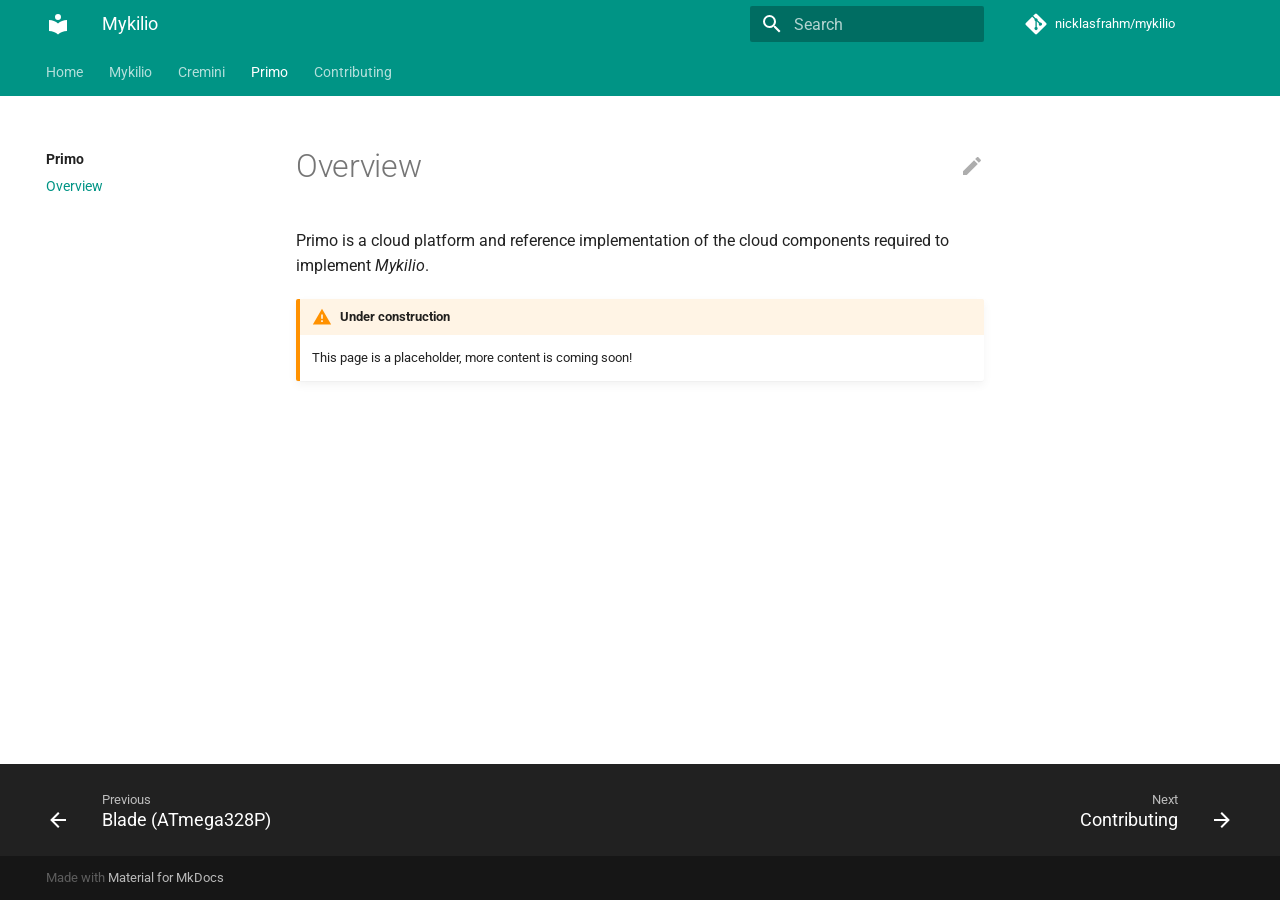
<file: primo-overview.html>
<!doctype html>
<html lang="en" class="no-js">
  <head>
    
      <meta charset="utf-8">
      <meta name="viewport" content="width=device-width,initial-scale=1">
      
      
      
      
        <link rel="canonical" href="https://mykil.io/primo-overview.html">
      
      <link rel="icon" href="assets/images/favicon.png">
      <meta name="generator" content="mkdocs-1.1.2, mkdocs-material-7.1.3">
    
    
      
        <title>Overview - Mykilio</title>
      
    
    
      <link rel="stylesheet" href="assets/stylesheets/main.e35208c4.min.css">
      
        
        <link rel="stylesheet" href="assets/stylesheets/palette.ef6f36e2.min.css">
        
          
          
          <meta name="theme-color" content="#009485">
        
      
    
    
    
      
        
        <link rel="preconnect" href="https://fonts.gstatic.com" crossorigin>
        <link rel="stylesheet" href="https://fonts.googleapis.com/css?family=Roboto:300,400,400i,700%7CRoboto+Mono&display=fallback">
        <style>:root{--md-text-font-family:"Roboto";--md-code-font-family:"Roboto Mono"}</style>
      
    
    
    
      <link rel="stylesheet" href="assets/css/home.css">
    
    
      
    
    
  </head>
  
  
    
    
    
    
    
    <body dir="ltr" data-md-color-scheme="" data-md-color-primary="teal" data-md-color-accent="">
  
    
    <script>function __prefix(e){return new URL(".",location).pathname+"."+e}function __get(e,t=localStorage){return JSON.parse(t.getItem(__prefix(e)))}</script>
    
    <input class="md-toggle" data-md-toggle="drawer" type="checkbox" id="__drawer" autocomplete="off">
    <input class="md-toggle" data-md-toggle="search" type="checkbox" id="__search" autocomplete="off">
    <label class="md-overlay" for="__drawer"></label>
    <div data-md-component="skip">
      
        
        <a href="#overview" class="md-skip">
          Skip to content
        </a>
      
    </div>
    <div data-md-component="announce">
      
    </div>
    
      <header class="md-header" data-md-component="header">
  <nav class="md-header__inner md-grid" aria-label="Header">
    <a href="." title="Mykilio" class="md-header__button md-logo" aria-label="Mykilio" data-md-component="logo">
      
  
  <svg xmlns="http://www.w3.org/2000/svg" viewBox="0 0 24 24"><path d="M12 8a3 3 0 0 0 3-3 3 3 0 0 0-3-3 3 3 0 0 0-3 3 3 3 0 0 0 3 3m0 3.54C9.64 9.35 6.5 8 3 8v11c3.5 0 6.64 1.35 9 3.54 2.36-2.19 5.5-3.54 9-3.54V8c-3.5 0-6.64 1.35-9 3.54z"/></svg>

    </a>
    <label class="md-header__button md-icon" for="__drawer">
      <svg xmlns="http://www.w3.org/2000/svg" viewBox="0 0 24 24"><path d="M3 6h18v2H3V6m0 5h18v2H3v-2m0 5h18v2H3v-2z"/></svg>
    </label>
    <div class="md-header__title" data-md-component="header-title">
      <div class="md-header__ellipsis">
        <div class="md-header__topic">
          <span class="md-ellipsis">
            Mykilio
          </span>
        </div>
        <div class="md-header__topic" data-md-component="header-topic">
          <span class="md-ellipsis">
            
              Overview
            
          </span>
        </div>
      </div>
    </div>
    
    
    
      <label class="md-header__button md-icon" for="__search">
        <svg xmlns="http://www.w3.org/2000/svg" viewBox="0 0 24 24"><path d="M9.5 3A6.5 6.5 0 0 1 16 9.5c0 1.61-.59 3.09-1.56 4.23l.27.27h.79l5 5-1.5 1.5-5-5v-.79l-.27-.27A6.516 6.516 0 0 1 9.5 16 6.5 6.5 0 0 1 3 9.5 6.5 6.5 0 0 1 9.5 3m0 2C7 5 5 7 5 9.5S7 14 9.5 14 14 12 14 9.5 12 5 9.5 5z"/></svg>
      </label>
      
<div class="md-search" data-md-component="search" role="dialog">
  <label class="md-search__overlay" for="__search"></label>
  <div class="md-search__inner" role="search">
    <form class="md-search__form" name="search">
      <input type="text" class="md-search__input" name="query" aria-label="Search" placeholder="Search" autocapitalize="off" autocorrect="off" autocomplete="off" spellcheck="false" data-md-component="search-query" data-md-state="active" required>
      <label class="md-search__icon md-icon" for="__search">
        <svg xmlns="http://www.w3.org/2000/svg" viewBox="0 0 24 24"><path d="M9.5 3A6.5 6.5 0 0 1 16 9.5c0 1.61-.59 3.09-1.56 4.23l.27.27h.79l5 5-1.5 1.5-5-5v-.79l-.27-.27A6.516 6.516 0 0 1 9.5 16 6.5 6.5 0 0 1 3 9.5 6.5 6.5 0 0 1 9.5 3m0 2C7 5 5 7 5 9.5S7 14 9.5 14 14 12 14 9.5 12 5 9.5 5z"/></svg>
        <svg xmlns="http://www.w3.org/2000/svg" viewBox="0 0 24 24"><path d="M20 11v2H8l5.5 5.5-1.42 1.42L4.16 12l7.92-7.92L13.5 5.5 8 11h12z"/></svg>
      </label>
      <button type="reset" class="md-search__icon md-icon" aria-label="Clear" tabindex="-1">
        <svg xmlns="http://www.w3.org/2000/svg" viewBox="0 0 24 24"><path d="M19 6.41 17.59 5 12 10.59 6.41 5 5 6.41 10.59 12 5 17.59 6.41 19 12 13.41 17.59 19 19 17.59 13.41 12 19 6.41z"/></svg>
      </button>
    </form>
    <div class="md-search__output">
      <div class="md-search__scrollwrap" data-md-scrollfix>
        <div class="md-search-result" data-md-component="search-result">
          <div class="md-search-result__meta">
            Initializing search
          </div>
          <ol class="md-search-result__list"></ol>
        </div>
      </div>
    </div>
  </div>
</div>
    
    
      <div class="md-header__source">
        
<a href="https://github.com/nicklasfrahm/mykilio/" title="Go to repository" class="md-source" data-md-component="source">
  <div class="md-source__icon md-icon">
    
    <svg xmlns="http://www.w3.org/2000/svg" viewBox="0 0 448 512"><path d="M439.55 236.05 244 40.45a28.87 28.87 0 0 0-40.81 0l-40.66 40.63 51.52 51.52c27.06-9.14 52.68 16.77 43.39 43.68l49.66 49.66c34.23-11.8 61.18 31 35.47 56.69-26.49 26.49-70.21-2.87-56-37.34L240.22 199v121.85c25.3 12.54 22.26 41.85 9.08 55a34.34 34.34 0 0 1-48.55 0c-17.57-17.6-11.07-46.91 11.25-56v-123c-20.8-8.51-24.6-30.74-18.64-45L142.57 101 8.45 235.14a28.86 28.86 0 0 0 0 40.81l195.61 195.6a28.86 28.86 0 0 0 40.8 0l194.69-194.69a28.86 28.86 0 0 0 0-40.81z"/></svg>
  </div>
  <div class="md-source__repository">
    nicklasfrahm/mykilio
  </div>
</a>
      </div>
    
  </nav>
</header>
    
    <div class="md-container" data-md-component="container">
      
      
        
          
<nav class="md-tabs" aria-label="Tabs" data-md-component="tabs">
  <div class="md-tabs__inner md-grid">
    <ul class="md-tabs__list">
      
        
  
  


  <li class="md-tabs__item">
    <a href="index.html" class="md-tabs__link">
      Home
    </a>
  </li>

      
        
  
  


  
  
  
    <li class="md-tabs__item">
      <a href="mykilio-overview.html" class="md-tabs__link">
        Mykilio
      </a>
    </li>
  

      
        
  
  


  
  
  
    <li class="md-tabs__item">
      <a href="cremini-overview.html" class="md-tabs__link">
        Cremini
      </a>
    </li>
  

      
        
  
  
    
  


  
  
  
    <li class="md-tabs__item">
      <a href="primo-overview.html" class="md-tabs__link md-tabs__link--active">
        Primo
      </a>
    </li>
  

      
        
  
  


  <li class="md-tabs__item">
    <a href="contributing.html" class="md-tabs__link">
      Contributing
    </a>
  </li>

      
    </ul>
  </div>
</nav>
        
      
      <main class="md-main" data-md-component="main">
        <div class="md-main__inner md-grid">
          
            
              
              <div class="md-sidebar md-sidebar--primary" data-md-component="sidebar" data-md-type="navigation" >
                <div class="md-sidebar__scrollwrap">
                  <div class="md-sidebar__inner">
                    

  


<nav class="md-nav md-nav--primary md-nav--lifted" aria-label="Navigation" data-md-level="0">
  <label class="md-nav__title" for="__drawer">
    <a href="." title="Mykilio" class="md-nav__button md-logo" aria-label="Mykilio" data-md-component="logo">
      
  
  <svg xmlns="http://www.w3.org/2000/svg" viewBox="0 0 24 24"><path d="M12 8a3 3 0 0 0 3-3 3 3 0 0 0-3-3 3 3 0 0 0-3 3 3 3 0 0 0 3 3m0 3.54C9.64 9.35 6.5 8 3 8v11c3.5 0 6.64 1.35 9 3.54 2.36-2.19 5.5-3.54 9-3.54V8c-3.5 0-6.64 1.35-9 3.54z"/></svg>

    </a>
    Mykilio
  </label>
  
    <div class="md-nav__source">
      
<a href="https://github.com/nicklasfrahm/mykilio/" title="Go to repository" class="md-source" data-md-component="source">
  <div class="md-source__icon md-icon">
    
    <svg xmlns="http://www.w3.org/2000/svg" viewBox="0 0 448 512"><path d="M439.55 236.05 244 40.45a28.87 28.87 0 0 0-40.81 0l-40.66 40.63 51.52 51.52c27.06-9.14 52.68 16.77 43.39 43.68l49.66 49.66c34.23-11.8 61.18 31 35.47 56.69-26.49 26.49-70.21-2.87-56-37.34L240.22 199v121.85c25.3 12.54 22.26 41.85 9.08 55a34.34 34.34 0 0 1-48.55 0c-17.57-17.6-11.07-46.91 11.25-56v-123c-20.8-8.51-24.6-30.74-18.64-45L142.57 101 8.45 235.14a28.86 28.86 0 0 0 0 40.81l195.61 195.6a28.86 28.86 0 0 0 40.8 0l194.69-194.69a28.86 28.86 0 0 0 0-40.81z"/></svg>
  </div>
  <div class="md-source__repository">
    nicklasfrahm/mykilio
  </div>
</a>
    </div>
  
  <ul class="md-nav__list" data-md-scrollfix>
    
      
      
      

  
  
  
    <li class="md-nav__item">
      <a href="index.html" class="md-nav__link">
        Home
      </a>
    </li>
  

    
      
      
      

  
  
  
    
    <li class="md-nav__item md-nav__item--nested">
      
      
        <input class="md-nav__toggle md-toggle" data-md-toggle="__nav_2" type="checkbox" id="__nav_2" >
      
      <label class="md-nav__link" for="__nav_2">
        Mykilio
        <span class="md-nav__icon md-icon"></span>
      </label>
      <nav class="md-nav" aria-label="Mykilio" data-md-level="1">
        <label class="md-nav__title" for="__nav_2">
          <span class="md-nav__icon md-icon"></span>
          Mykilio
        </label>
        <ul class="md-nav__list" data-md-scrollfix>
          
            
  
  
  
    <li class="md-nav__item">
      <a href="mykilio-overview.html" class="md-nav__link">
        Overview
      </a>
    </li>
  

          
            
  
  
  
    <li class="md-nav__item">
      <a href="mykilio-architecture.html" class="md-nav__link">
        Architecture
      </a>
    </li>
  

          
            
  
  
  
    <li class="md-nav__item">
      <a href="mykilio-resource-properties.html" class="md-nav__link">
        Resource properties
      </a>
    </li>
  

          
            
  
  
  
    <li class="md-nav__item">
      <a href="mykilio-core-api.html" class="md-nav__link">
        Core API
      </a>
    </li>
  

          
            
  
  
  
    <li class="md-nav__item">
      <a href="mykilio-baremetal-api.html" class="md-nav__link">
        Baremetal API
      </a>
    </li>
  

          
            
  
  
  
    <li class="md-nav__item">
      <a href="mykilio-miscellaneous.html" class="md-nav__link">
        Miscellaneous
      </a>
    </li>
  

          
        </ul>
      </nav>
    </li>
  

    
      
      
      

  
  
  
    
    <li class="md-nav__item md-nav__item--nested">
      
      
        <input class="md-nav__toggle md-toggle" data-md-toggle="__nav_3" type="checkbox" id="__nav_3" >
      
      <label class="md-nav__link" for="__nav_3">
        Cremini
        <span class="md-nav__icon md-icon"></span>
      </label>
      <nav class="md-nav" aria-label="Cremini" data-md-level="1">
        <label class="md-nav__title" for="__nav_3">
          <span class="md-nav__icon md-icon"></span>
          Cremini
        </label>
        <ul class="md-nav__list" data-md-scrollfix>
          
            
  
  
  
    <li class="md-nav__item">
      <a href="cremini-overview.html" class="md-nav__link">
        Overview
      </a>
    </li>
  

          
            
  
  
  
    <li class="md-nav__item">
      <a href="cremini-management-bus-interface.html" class="md-nav__link">
        Management bus interface
      </a>
    </li>
  

          
            
  
  
  
    <li class="md-nav__item">
      <a href="cremini-blade-atmega328p.html" class="md-nav__link">
        Blade (ATmega328P)
      </a>
    </li>
  

          
        </ul>
      </nav>
    </li>
  

    
      
      
      

  
  
    
  
  
    
    <li class="md-nav__item md-nav__item--active md-nav__item--nested">
      
      
        <input class="md-nav__toggle md-toggle" data-md-toggle="__nav_4" type="checkbox" id="__nav_4" checked>
      
      <label class="md-nav__link" for="__nav_4">
        Primo
        <span class="md-nav__icon md-icon"></span>
      </label>
      <nav class="md-nav" aria-label="Primo" data-md-level="1">
        <label class="md-nav__title" for="__nav_4">
          <span class="md-nav__icon md-icon"></span>
          Primo
        </label>
        <ul class="md-nav__list" data-md-scrollfix>
          
            
  
  
    
  
  
    <li class="md-nav__item md-nav__item--active">
      
      <input class="md-nav__toggle md-toggle" data-md-toggle="toc" type="checkbox" id="__toc">
      
      
        
      
      
      <a href="primo-overview.html" class="md-nav__link md-nav__link--active">
        Overview
      </a>
      
    </li>
  

          
        </ul>
      </nav>
    </li>
  

    
      
      
      

  
  
  
    <li class="md-nav__item">
      <a href="contributing.html" class="md-nav__link">
        Contributing
      </a>
    </li>
  

    
  </ul>
</nav>
                  </div>
                </div>
              </div>
            
            
              
              <div class="md-sidebar md-sidebar--secondary" data-md-component="sidebar" data-md-type="toc" >
                <div class="md-sidebar__scrollwrap">
                  <div class="md-sidebar__inner">
                    
<nav class="md-nav md-nav--secondary" aria-label="Table of contents">
  
  
  
    
  
  
</nav>
                  </div>
                </div>
              </div>
            
          
          <div class="md-content" data-md-component="content">
            <article class="md-content__inner md-typeset">
              
                
                  <a href="https://github.com/nicklasfrahm/mykilio/edit/main/docs/primo-overview.md" title="Edit this page" class="md-content__button md-icon">
                    <svg xmlns="http://www.w3.org/2000/svg" viewBox="0 0 24 24"><path d="M20.71 7.04c.39-.39.39-1.04 0-1.41l-2.34-2.34c-.37-.39-1.02-.39-1.41 0l-1.84 1.83 3.75 3.75M3 17.25V21h3.75L17.81 9.93l-3.75-3.75L3 17.25z"/></svg>
                  </a>
                
                
                <h1 id="overview">Overview<a class="headerlink" href="#overview" title="Permanent link">&para;</a></h1>
<p>Primo is a cloud platform and reference implementation of the cloud components required to implement <em>Mykilio</em>.</p>
<!-- prettier-ignore -->
<div class="admonition warning">
<p class="admonition-title">Under construction</p>
<p>This page is a placeholder, more content is coming soon!</p>
</div>
                
              
              
                


              
            </article>
          </div>
        </div>
        
          <a href="#" class="md-top md-icon" data-md-component="top" data-md-state="hidden">
            <svg xmlns="http://www.w3.org/2000/svg" viewBox="0 0 24 24"><path d="M13 20h-2V8l-5.5 5.5-1.42-1.42L12 4.16l7.92 7.92-1.42 1.42L13 8v12z"/></svg>
          </a>
        
      </main>
      
        
<footer class="md-footer">
  
    <nav class="md-footer__inner md-grid" aria-label="Footer">
      
        <a href="cremini-blade-atmega328p.html" class="md-footer__link md-footer__link--prev" rel="prev">
          <div class="md-footer__button md-icon">
            <svg xmlns="http://www.w3.org/2000/svg" viewBox="0 0 24 24"><path d="M20 11v2H8l5.5 5.5-1.42 1.42L4.16 12l7.92-7.92L13.5 5.5 8 11h12z"/></svg>
          </div>
          <div class="md-footer__title">
            <div class="md-ellipsis">
              <span class="md-footer__direction">
                Previous
              </span>
              Blade (ATmega328P)
            </div>
          </div>
        </a>
      
      
        <a href="contributing.html" class="md-footer__link md-footer__link--next" rel="next">
          <div class="md-footer__title">
            <div class="md-ellipsis">
              <span class="md-footer__direction">
                Next
              </span>
              Contributing
            </div>
          </div>
          <div class="md-footer__button md-icon">
            <svg xmlns="http://www.w3.org/2000/svg" viewBox="0 0 24 24"><path d="M4 11v2h12l-5.5 5.5 1.42 1.42L19.84 12l-7.92-7.92L10.5 5.5 16 11H4z"/></svg>
          </div>
        </a>
      
    </nav>
  
  <div class="md-footer-meta md-typeset">
    <div class="md-footer-meta__inner md-grid">
      <div class="md-footer-copyright">
        
        Made with
        <a href="https://squidfunk.github.io/mkdocs-material/" target="_blank" rel="noopener">
          Material for MkDocs
        </a>
        
      </div>
      
    </div>
  </div>
</footer>
      
    </div>
    <div class="md-dialog" data-md-component="dialog">
      <div class="md-dialog__inner md-typeset"></div>
    </div>
    <script id="__config" type="application/json">{"base": ".", "features": ["navigation.instant", "navigation.tabs", "navigation.top"], "translations": {"clipboard.copy": "Copy to clipboard", "clipboard.copied": "Copied to clipboard", "search.config.lang": "en", "search.config.pipeline": "trimmer, stopWordFilter", "search.config.separator": "[\\s\\-]+", "search.placeholder": "Search", "search.result.placeholder": "Type to start searching", "search.result.none": "No matching documents", "search.result.one": "1 matching document", "search.result.other": "# matching documents", "search.result.more.one": "1 more on this page", "search.result.more.other": "# more on this page", "search.result.term.missing": "Missing"}, "search": "assets/javascripts/workers/search.fe42c31b.min.js", "version": null}</script>
    
    
      <script src="assets/javascripts/bundle.4ea5477f.min.js"></script>
      
    
  </body>
</html>
</file>
<file: assets/css/home.css>
.home {
  height: 75vh;
  clear: both;
  overflow-y: hidden;
}

.home__background {
  position: absolute;
  z-index: 0;
  width: 100%;
  min-height: 80vh;
}

.home__wrapper {
  position: absolute;
  z-index: 1;
  width: 100%;
}

.home__main {
  width: 100%;
  max-width: 1220px;
  height: 75vh;
  margin: 0 auto;
  display: flex;
  align-items: center;
  justify-content: space-between;
}

.home__content {
  min-width: 400px;
  width: 400px;
  max-width: 90vw;
  margin: 16px;
  clear: both;
}

.home__content h1 {
  float: left;
  font-size: 4vh;
  color: #fff;
}

.home__content p {
  float: left;
  font-size: 2vh;
  color: #fff;
}

.home__link,
.home__link:active,
.home__link:visited,
.home__link:link {
  border: 2px solid #fff;
  border-radius: 2px;
  padding: 8px;
  color: #fff;
  font-size: 2vh;
  font-weight: 500;
  width: 200px;
  text-align: center;
  margin-top: 16px;
  float: left;
  transition: background-color 125ms, border-color 125ms;
}

.home__link:hover {
  background-color: #009485;
  border: 2px solid #009485;
}

.home__artwork {
  max-height: 70vh;
  width: 100%;
}

@media only screen and (max-width: 1050px) {
  .home__main {
    flex-direction: column;
  }

  .home__content {
    box-sizing: border-box;
    width: 100%;
    padding: 16px;
  }

  .home__artwork {
    max-height: 40vh;
    margin: 16px;
    width: 100%;
  }

  .home__content h1 {
    font-size: 4vh;
  }

  .home__content p {
    font-size: 2vh;
  }
}
</file>
<file: assets/stylesheets/main.e35208c4.min.css>
@charset "UTF-8";html{box-sizing:border-box;-webkit-text-size-adjust:none;-ms-text-size-adjust:none;text-size-adjust:none}*,:after,:before{box-sizing:inherit}body{margin:0}a,button,input,label{-webkit-tap-highlight-color:transparent}a{color:inherit;text-decoration:none}hr{display:block;box-sizing:initial;height:.05rem;padding:0;overflow:visible;border:0}small{font-size:80%}sub,sup{line-height:1em}img{border-style:none}table{border-collapse:initial;border-spacing:0}td,th{font-weight:400;vertical-align:top}button{margin:0;padding:0;font-size:inherit;font-family:inherit;background:transparent;border:0}input{border:0;outline:none}:root{--md-default-fg-color:rgba(0,0,0,0.87);--md-default-fg-color--light:rgba(0,0,0,0.54);--md-default-fg-color--lighter:rgba(0,0,0,0.32);--md-default-fg-color--lightest:rgba(0,0,0,0.07);--md-default-bg-color:#fff;--md-default-bg-color--light:hsla(0,0%,100%,0.7);--md-default-bg-color--lighter:hsla(0,0%,100%,0.3);--md-default-bg-color--lightest:hsla(0,0%,100%,0.12);--md-primary-fg-color:#4051b5;--md-primary-fg-color--light:#5d6cc0;--md-primary-fg-color--dark:#303fa1;--md-primary-bg-color:#fff;--md-primary-bg-color--light:hsla(0,0%,100%,0.7);--md-accent-fg-color:#526cfe;--md-accent-fg-color--transparent:rgba(83,108,254,0.1);--md-accent-bg-color:#fff;--md-accent-bg-color--light:hsla(0,0%,100%,0.7)}:root>*{--md-code-fg-color:#36464e;--md-code-bg-color:#f5f5f5;--md-code-hl-color:rgba(255,255,0,0.5);--md-code-hl-number-color:#d52a2a;--md-code-hl-special-color:#db1457;--md-code-hl-function-color:#a846b9;--md-code-hl-constant-color:#6e59d9;--md-code-hl-keyword-color:#3f6ec6;--md-code-hl-string-color:#1c7d4d;--md-code-hl-name-color:var(--md-code-fg-color);--md-code-hl-operator-color:var(--md-default-fg-color--light);--md-code-hl-punctuation-color:var(--md-default-fg-color--light);--md-code-hl-comment-color:var(--md-default-fg-color--light);--md-code-hl-generic-color:var(--md-default-fg-color--light);--md-code-hl-variable-color:var(--md-default-fg-color--light);--md-typeset-color:var(--md-default-fg-color);--md-typeset-a-color:var(--md-primary-fg-color);--md-typeset-mark-color:rgba(255,255,0,0.5);--md-typeset-del-color:rgba(245,80,61,0.15);--md-typeset-ins-color:rgba(11,213,112,0.15);--md-typeset-kbd-color:#fafafa;--md-typeset-kbd-accent-color:#fff;--md-typeset-kbd-border-color:#b8b8b8;--md-admonition-fg-color:var(--md-default-fg-color);--md-admonition-bg-color:var(--md-default-bg-color);--md-footer-fg-color:#fff;--md-footer-fg-color--light:hsla(0,0%,100%,0.7);--md-footer-fg-color--lighter:hsla(0,0%,100%,0.3);--md-footer-bg-color:rgba(0,0,0,0.87);--md-footer-bg-color--dark:rgba(0,0,0,0.32)}.md-icon svg{display:block;width:1.2rem;height:1.2rem;fill:currentColor}body{-webkit-font-smoothing:antialiased;-moz-osx-font-smoothing:grayscale}body,input{font-feature-settings:"kern","liga";font-family:var(--md-text-font-family,_),-apple-system,BlinkMacSystemFont,Helvetica,Arial,sans-serif}body,code,input,kbd,pre{color:var(--md-typeset-color)}code,kbd,pre{font-feature-settings:"kern";font-family:var(--md-code-font-family,_),SFMono-Regular,Consolas,Menlo,monospace}:root{--md-typeset-table--ascending:url("data:image/svg+xml;charset=utf-8,<svg xmlns='http://www.w3.org/2000/svg' viewBox='0 0 24 24'><path d='M11 4h2v12l5.5-5.5 1.42 1.42L12 19.84l-7.92-7.92L5.5 10.5 11 16V4z'/></svg>");--md-typeset-table--descending:url("data:image/svg+xml;charset=utf-8,<svg xmlns='http://www.w3.org/2000/svg' viewBox='0 0 24 24'><path d='M13 20h-2V8l-5.5 5.5-1.42-1.42L12 4.16l7.92 7.92-1.42 1.42L13 8v12z'/></svg>")}.md-typeset{font-size:.8rem;line-height:1.6;-webkit-print-color-adjust:exact;color-adjust:exact}@media print{.md-typeset{font-size:.68rem}}.md-typeset blockquote,.md-typeset dl,.md-typeset figure,.md-typeset ol,.md-typeset pre,.md-typeset ul{margin:1em 0}.md-typeset h1{margin:0 0 1.25em;color:var(--md-default-fg-color--light);font-size:2em;line-height:1.3}.md-typeset h1,.md-typeset h2{font-weight:300;letter-spacing:-.01em}.md-typeset h2{margin:1.6em 0 .64em;font-size:1.5625em;line-height:1.4}.md-typeset h3{margin:1.6em 0 .8em;font-weight:400;font-size:1.25em;line-height:1.5;letter-spacing:-.01em}.md-typeset h2+h3{margin-top:.8em}.md-typeset h4{margin:1em 0;font-weight:700;letter-spacing:-.01em}.md-typeset h5,.md-typeset h6{margin:1.25em 0;color:var(--md-default-fg-color--light);font-weight:700;font-size:.8em;letter-spacing:-.01em}.md-typeset h5{text-transform:uppercase}.md-typeset hr{display:flow-root;margin:1.5em 0;border-bottom:.05rem solid var(--md-default-fg-color--lightest)}.md-typeset a{color:var(--md-typeset-a-color);word-break:break-word}.md-typeset a,.md-typeset a:before{transition:color 125ms}.md-typeset a:focus,.md-typeset a:hover{color:var(--md-accent-fg-color)}.md-typeset a.focus-visible{outline-color:var(--md-accent-fg-color);outline-offset:.2rem}.md-typeset code,.md-typeset kbd,.md-typeset pre{color:var(--md-code-fg-color);direction:ltr}@media print{.md-typeset code,.md-typeset kbd,.md-typeset pre{white-space:pre-wrap}}.md-typeset code{padding:0 .2941176471em;font-size:.85em;word-break:break-word;background-color:var(--md-code-bg-color);border-radius:.1rem;-webkit-box-decoration-break:clone;box-decoration-break:clone}.md-typeset code:not(.focus-visible){outline:none;-webkit-tap-highlight-color:transparent}.md-typeset h1 code,.md-typeset h2 code,.md-typeset h3 code,.md-typeset h4 code,.md-typeset h5 code,.md-typeset h6 code{margin:initial;padding:initial;background-color:initial;box-shadow:none}.md-typeset a code{color:currentColor}.md-typeset pre{position:relative;display:flow-root;line-height:1.4}.md-typeset pre>code{display:block;margin:0;padding:.7720588235em 1.1764705882em;overflow:auto;word-break:normal;box-shadow:none;-webkit-box-decoration-break:slice;box-decoration-break:slice;touch-action:auto;scrollbar-width:thin;scrollbar-color:var(--md-default-fg-color--lighter) transparent}.md-typeset pre>code:hover{scrollbar-color:var(--md-accent-fg-color) transparent}.md-typeset pre>code::-webkit-scrollbar{width:.2rem;height:.2rem}.md-typeset pre>code::-webkit-scrollbar-thumb{background-color:var(--md-default-fg-color--lighter)}.md-typeset pre>code::-webkit-scrollbar-thumb:hover{background-color:var(--md-accent-fg-color)}@media screen and (max-width:44.9375em){.md-typeset>pre{margin:1em -.8rem}.md-typeset>pre code{border-radius:0}}.md-typeset kbd{display:inline-block;padding:0 .6666666667em;color:var(--md-default-fg-color);font-size:.75em;vertical-align:text-top;word-break:break-word;background-color:var(--md-typeset-kbd-color);border-radius:.1rem;box-shadow:0 .1rem 0 .05rem var(--md-typeset-kbd-border-color),0 .1rem 0 var(--md-typeset-kbd-border-color),0 -.1rem .2rem var(--md-typeset-kbd-accent-color) inset}.md-typeset mark{color:inherit;word-break:break-word;background-color:var(--md-typeset-mark-color);-webkit-box-decoration-break:clone;box-decoration-break:clone}.md-typeset abbr{text-decoration:none;border-bottom:.05rem dotted var(--md-default-fg-color--light);cursor:help}@media (hover:none){.md-typeset abbr{position:relative}.md-typeset abbr[title]:focus:after,.md-typeset abbr[title]:hover:after{box-shadow:0 2px 2px 0 rgba(0,0,0,.14),0 1px 5px 0 rgba(0,0,0,.12),0 3px 1px -2px rgba(0,0,0,.2);position:absolute;left:0;display:inline-block;width:auto;min-width:-webkit-max-content;min-width:-moz-max-content;min-width:max-content;max-width:80%;margin-top:2em;padding:.2rem .3rem;color:var(--md-default-bg-color);font-size:.7rem;background-color:var(--md-default-fg-color);border-radius:.1rem;content:attr(title)}}.md-typeset small{opacity:.75}.md-typeset sub,.md-typeset sup{margin-left:.078125em}[dir=rtl] .md-typeset sub,[dir=rtl] .md-typeset sup{margin-right:.078125em;margin-left:0}.md-typeset blockquote{display:flow-root;padding-left:.6rem;color:var(--md-default-fg-color--light);border-left:.2rem solid var(--md-default-fg-color--lighter)}[dir=rtl] .md-typeset blockquote{padding-right:.6rem;padding-left:0;border-right:.2rem solid var(--md-default-fg-color--lighter);border-left:initial}.md-typeset ul{list-style-type:disc}.md-typeset ol,.md-typeset ul{display:flow-root;margin-left:.625em;padding:0}[dir=rtl] .md-typeset ol,[dir=rtl] .md-typeset ul{margin-right:.625em;margin-left:0}.md-typeset ol ol,.md-typeset ul ol{list-style-type:lower-alpha}.md-typeset ol ol ol,.md-typeset ul ol ol{list-style-type:lower-roman}.md-typeset ol li,.md-typeset ul li{margin-bottom:.5em;margin-left:1.25em}[dir=rtl] .md-typeset ol li,[dir=rtl] .md-typeset ul li{margin-right:1.25em;margin-left:0}.md-typeset ol li blockquote,.md-typeset ol li p,.md-typeset ul li blockquote,.md-typeset ul li p{margin:.5em 0}.md-typeset ol li:last-child,.md-typeset ul li:last-child{margin-bottom:0}.md-typeset ol li ol,.md-typeset ol li ul,.md-typeset ul li ol,.md-typeset ul li ul{margin:.5em 0 .5em .625em}[dir=rtl] .md-typeset ol li ol,[dir=rtl] .md-typeset ol li ul,[dir=rtl] .md-typeset ul li ol,[dir=rtl] .md-typeset ul li ul{margin-right:.625em;margin-left:0}.md-typeset dd{margin:1em 0 1.5em 1.875em}[dir=rtl] .md-typeset dd{margin-right:1.875em;margin-left:0}.md-typeset img,.md-typeset svg{max-width:100%;height:auto}.md-typeset img[align=left],.md-typeset svg[align=left]{margin:1em 1em 1em 0}.md-typeset img[align=right],.md-typeset svg[align=right]{margin:1em 0 1em 1em}.md-typeset img[align]:only-child,.md-typeset svg[align]:only-child{margin-top:0}.md-typeset figure{display:flow-root;width:-webkit-fit-content;width:-moz-fit-content;width:fit-content;max-width:100%;margin:0 auto;text-align:center}.md-typeset figure img{display:block}.md-typeset figcaption{max-width:24rem;margin:1em auto 2em;font-style:italic}.md-typeset iframe{max-width:100%}.md-typeset table:not([class]){display:inline-block;max-width:100%;overflow:auto;font-size:.64rem;background-color:var(--md-default-bg-color);border-radius:.1rem;box-shadow:0 .2rem .5rem rgba(0,0,0,.05),0 0 .05rem rgba(0,0,0,.1);touch-action:auto}@media print{.md-typeset table:not([class]){display:table}}.md-typeset table:not([class])+*{margin-top:1.5em}.md-typeset table:not([class]) td>:first-child,.md-typeset table:not([class]) th>:first-child{margin-top:0}.md-typeset table:not([class]) td>:last-child,.md-typeset table:not([class]) th>:last-child{margin-bottom:0}.md-typeset table:not([class]) td:not([align]),.md-typeset table:not([class]) th:not([align]){text-align:left}[dir=rtl] .md-typeset table:not([class]) td:not([align]),[dir=rtl] .md-typeset table:not([class]) th:not([align]){text-align:right}.md-typeset table:not([class]) th{min-width:5rem;padding:.9375em 1.25em;color:var(--md-default-bg-color);vertical-align:top;background-color:var(--md-default-fg-color--light)}.md-typeset table:not([class]) th a{color:inherit}.md-typeset table:not([class]) td{padding:.9375em 1.25em;vertical-align:top;border-top:.05rem solid var(--md-default-fg-color--lightest)}.md-typeset table:not([class]) tr{transition:background-color 125ms}.md-typeset table:not([class]) tr:hover{background-color:rgba(0,0,0,.035);box-shadow:0 .05rem 0 var(--md-default-bg-color) inset}.md-typeset table:not([class]) tr:first-child td{border-top:0}.md-typeset table:not([class]) a{word-break:normal}.md-typeset table th[role=columnheader]{cursor:pointer}.md-typeset table th[role=columnheader]:after{display:inline-block;width:1.2em;height:1.2em;margin-left:.5em;vertical-align:sub;-webkit-mask-repeat:no-repeat;mask-repeat:no-repeat;-webkit-mask-size:contain;mask-size:contain;content:""}.md-typeset table th[role=columnheader][aria-sort=ascending]:after{background-color:currentColor;-webkit-mask-image:var(--md-typeset-table--ascending);mask-image:var(--md-typeset-table--ascending)}.md-typeset table th[role=columnheader][aria-sort=descending]:after{background-color:currentColor;-webkit-mask-image:var(--md-typeset-table--descending);mask-image:var(--md-typeset-table--descending)}.md-typeset__scrollwrap{margin:1em -.8rem;overflow-x:auto;touch-action:auto}.md-typeset__table{display:inline-block;margin-bottom:.5em;padding:0 .8rem}@media print{.md-typeset__table{display:block}}html .md-typeset__table table{display:table;width:100%;margin:0;overflow:hidden}html{height:100%;overflow-x:hidden;font-size:125%}@media screen and (min-width:100em){html{font-size:137.5%}}@media screen and (min-width:125em){html{font-size:150%}}body{position:relative;display:flex;flex-direction:column;width:100%;min-height:100%;font-size:.5rem;background-color:var(--md-default-bg-color)}@media print{body{display:block}}@media screen and (max-width:59.9375em){body[data-md-state=lock]{position:fixed}}.md-grid{max-width:61rem;margin-right:auto;margin-left:auto}.md-container{display:flex;flex-direction:column;flex-grow:1}@media print{.md-container{display:block}}.md-main{flex-grow:1}.md-main__inner{display:flex;height:100%;margin-top:1.5rem}.md-ellipsis{overflow:hidden;white-space:nowrap;text-overflow:ellipsis}.md-toggle{display:none}.md-option{position:absolute;width:0;height:0;opacity:0}.md-option:checked+label:not([hidden]){display:block}.md-option.focus-visible+label{outline-style:auto;outline-color:var(--md-accent-fg-color)}.md-skip{position:fixed;z-index:-1;margin:.5rem;padding:.3rem .5rem;color:var(--md-default-bg-color);font-size:.64rem;background-color:var(--md-default-fg-color);border-radius:.1rem;outline-color:var(--md-accent-fg-color);transform:translateY(.4rem);opacity:0}.md-skip:focus{z-index:10;transform:translateY(0);opacity:1;transition:transform .25s cubic-bezier(.4,0,.2,1),opacity 175ms 75ms}@page{margin:25mm}.md-announce{overflow:auto;background-color:var(--md-footer-bg-color)}@media print{.md-announce{display:none}}.md-announce__inner{margin:.6rem auto;padding:0 .8rem;color:var(--md-footer-fg-color);font-size:.7rem}:root{--md-clipboard-icon:url("data:image/svg+xml;charset=utf-8,<svg xmlns='http://www.w3.org/2000/svg' viewBox='0 0 24 24'><path d='M19 21H8V7h11m0-2H8a2 2 0 0 0-2 2v14a2 2 0 0 0 2 2h11a2 2 0 0 0 2-2V7a2 2 0 0 0-2-2m-3-4H4a2 2 0 0 0-2 2v14h2V3h12V1z'/></svg>")}.md-clipboard{position:absolute;top:.5em;right:.5em;z-index:1;width:1.5em;height:1.5em;color:var(--md-default-fg-color--lightest);border-radius:.1rem;outline-color:var(--md-accent-fg-color);outline-offset:.1rem;cursor:pointer;transition:color .25s}@media print{.md-clipboard{display:none}}.md-clipboard:not(.focus-visible){outline:none;-webkit-tap-highlight-color:transparent}:hover>.md-clipboard{color:var(--md-default-fg-color--light)}.md-clipboard:focus,.md-clipboard:hover{color:var(--md-accent-fg-color)}.md-clipboard:after{display:block;width:1.125em;height:1.125em;margin:0 auto;background-color:currentColor;-webkit-mask-image:var(--md-clipboard-icon);mask-image:var(--md-clipboard-icon);-webkit-mask-repeat:no-repeat;mask-repeat:no-repeat;-webkit-mask-size:contain;mask-size:contain;content:""}.md-clipboard--inline{cursor:pointer}.md-clipboard--inline code{transition:color .25s,background-color .25s}.md-clipboard--inline:focus code,.md-clipboard--inline:hover code{color:var(--md-accent-fg-color);background-color:var(--md-accent-fg-color--transparent)}.md-content{flex-grow:1;overflow:hidden;scroll-padding-top:51.2rem}.md-content__inner{margin:0 .8rem 1.2rem;padding-top:.6rem}@media screen and (min-width:76.25em){.md-sidebar--primary:not([hidden])~.md-content>.md-content__inner{margin-left:1.2rem}[dir=rtl] .md-sidebar--primary:not([hidden])~.md-content>.md-content__inner{margin-right:1.2rem;margin-left:.8rem}.md-sidebar--secondary:not([hidden])~.md-content>.md-content__inner{margin-right:1.2rem}[dir=rtl] .md-sidebar--secondary:not([hidden])~.md-content>.md-content__inner{margin-right:.8rem;margin-left:1.2rem}}.md-content__inner:before{display:block;height:.4rem;content:""}.md-content__inner>:last-child{margin-bottom:0}.md-content__button{float:right;margin:.4rem 0 .4rem .4rem;padding:0}@media print{.md-content__button{display:none}}[dir=rtl] .md-content__button{float:left;margin-right:.4rem;margin-left:0}[dir=rtl] .md-content__button svg{transform:scaleX(-1)}.md-typeset .md-content__button{color:var(--md-default-fg-color--lighter)}.md-content__button svg{display:inline;vertical-align:top}.md-dialog{box-shadow:0 2px 2px 0 rgba(0,0,0,.14),0 1px 5px 0 rgba(0,0,0,.12),0 3px 1px -2px rgba(0,0,0,.2);position:fixed;right:.8rem;bottom:.8rem;left:auto;z-index:2;min-width:11.1rem;padding:.4rem .6rem;background-color:var(--md-default-fg-color);border-radius:.1rem;transform:translateY(100%);opacity:0;transition:transform 0ms .4s,opacity .4s;pointer-events:none}@media print{.md-dialog{display:none}}[dir=rtl] .md-dialog{right:auto;left:.8rem}.md-dialog[data-md-state=open]{transform:translateY(0);opacity:1;transition:transform .4s cubic-bezier(.075,.85,.175,1),opacity .4s;pointer-events:auto}.md-dialog__inner{color:var(--md-default-bg-color);font-size:.7rem}.md-typeset .md-button{display:inline-block;padding:.625em 2em;color:var(--md-primary-fg-color);font-weight:700;border:.1rem solid;border-radius:.1rem;transition:color 125ms,background-color 125ms,border-color 125ms}.md-typeset .md-button--primary{color:var(--md-primary-bg-color);background-color:var(--md-primary-fg-color);border-color:var(--md-primary-fg-color)}.md-typeset .md-button:focus,.md-typeset .md-button:hover{color:var(--md-accent-bg-color);background-color:var(--md-accent-fg-color);border-color:var(--md-accent-fg-color)}.md-typeset .md-input{height:1.8rem;padding:0 .6rem;font-size:.8rem;border-radius:.1rem;box-shadow:0 .2rem .5rem rgba(0,0,0,.1),0 .025rem .05rem rgba(0,0,0,.1);transition:box-shadow .25s}.md-typeset .md-input:focus,.md-typeset .md-input:hover{box-shadow:0 .4rem 1rem rgba(0,0,0,.15),0 .025rem .05rem rgba(0,0,0,.15)}.md-typeset .md-input--stretch{width:100%}.md-header{position:-webkit-sticky;position:sticky;top:0;right:0;left:0;z-index:2;color:var(--md-primary-bg-color);background-color:var(--md-primary-fg-color);box-shadow:0 0 .2rem transparent,0 .2rem .4rem transparent}@media print{.md-header{display:none}}.md-header[data-md-state=shadow]{box-shadow:0 0 .2rem rgba(0,0,0,.1),0 .2rem .4rem rgba(0,0,0,.2);transition:transform .25s cubic-bezier(.1,.7,.1,1),box-shadow .25s}.md-header[data-md-state=hidden]{transform:translateY(-100%);transition:transform .25s cubic-bezier(.8,0,.6,1),box-shadow .25s}.md-header__inner{display:flex;align-items:center;padding:0 .2rem}.md-header__button{position:relative;z-index:1;margin:.2rem;padding:.4rem;color:currentColor;vertical-align:middle;outline-color:var(--md-accent-fg-color);cursor:pointer;transition:opacity .25s}.md-header__button:hover{opacity:.7}.md-header__button:not([hidden]){display:inline-block}.md-header__button:not(.focus-visible){outline:none;-webkit-tap-highlight-color:transparent}.md-header__button.md-logo{margin:.2rem;padding:.4rem}@media screen and (max-width:76.1875em){.md-header__button.md-logo{display:none}}.md-header__button.md-logo img,.md-header__button.md-logo svg{display:block;width:1.2rem;height:1.2rem;fill:currentColor}@media screen and (min-width:60em){.md-header__button[for=__search]{display:none}}.no-js .md-header__button[for=__search]{display:none}[dir=rtl] .md-header__button[for=__search] svg{transform:scaleX(-1)}@media screen and (min-width:76.25em){.md-header__button[for=__drawer]{display:none}}.md-header__topic{position:absolute;display:flex;max-width:100%;transition:transform .4s cubic-bezier(.1,.7,.1,1),opacity .15s}.md-header__topic+.md-header__topic{z-index:-1;transform:translateX(1.25rem);opacity:0;transition:transform .4s cubic-bezier(1,.7,.1,.1),opacity .15s;pointer-events:none}[dir=rtl] .md-header__topic+.md-header__topic{transform:translateX(-1.25rem)}.md-header__title{flex-grow:1;height:2.4rem;margin-right:.4rem;margin-left:1rem;font-size:.9rem;line-height:2.4rem}.md-header__title[data-md-state=active] .md-header__topic{z-index:-1;transform:translateX(-1.25rem);opacity:0;transition:transform .4s cubic-bezier(1,.7,.1,.1),opacity .15s;pointer-events:none}[dir=rtl] .md-header__title[data-md-state=active] .md-header__topic{transform:translateX(1.25rem)}.md-header__title[data-md-state=active] .md-header__topic+.md-header__topic{z-index:0;transform:translateX(0);opacity:1;transition:transform .4s cubic-bezier(.1,.7,.1,1),opacity .15s;pointer-events:auto}.md-header__title>.md-header__ellipsis{position:relative;width:100%;height:100%}.md-header__option{display:flex;flex-shrink:0;max-width:100%;white-space:nowrap;transition:max-width 0ms .25s,opacity .25s .25s}[data-md-toggle=search]:checked~.md-header .md-header__option{max-width:0;opacity:0;transition:max-width 0ms,opacity 0ms}.md-header__source{display:none}@media screen and (min-width:60em){.md-header__source{display:block;width:11.7rem;max-width:11.7rem;margin-left:1rem}[dir=rtl] .md-header__source{margin-right:1rem;margin-left:0}}@media screen and (min-width:76.25em){.md-header__source{margin-left:1.4rem}[dir=rtl] .md-header__source{margin-right:1.4rem}}.md-footer{color:var(--md-footer-fg-color);background-color:var(--md-footer-bg-color)}@media print{.md-footer{display:none}}.md-footer__inner{padding:.2rem;overflow:auto}.md-footer__link{display:flex;padding-top:1.4rem;padding-bottom:.4rem;outline-color:var(--md-accent-fg-color);transition:opacity .25s}@media screen and (min-width:45em){.md-footer__link{width:50%}}.md-footer__link:focus,.md-footer__link:hover{opacity:.7}.md-footer__link--prev{float:left}@media screen and (max-width:44.9375em){.md-footer__link--prev{width:25%}.md-footer__link--prev .md-footer__title{display:none}}[dir=rtl] .md-footer__link--prev{float:right}[dir=rtl] .md-footer__link--prev svg{transform:scaleX(-1)}.md-footer__link--next{float:right;text-align:right}@media screen and (max-width:44.9375em){.md-footer__link--next{width:75%}}[dir=rtl] .md-footer__link--next{float:left;text-align:left}[dir=rtl] .md-footer__link--next svg{transform:scaleX(-1)}.md-footer__title{position:relative;flex-grow:1;max-width:calc(100% - 2.4rem);padding:0 1rem;font-size:.9rem;line-height:2.4rem}.md-footer__button{margin:.2rem;padding:.4rem}.md-footer__direction{position:absolute;right:0;left:0;margin-top:-1rem;padding:0 1rem;font-size:.64rem;opacity:.7}.md-footer-meta{background-color:var(--md-footer-bg-color--dark)}.md-footer-meta__inner{display:flex;flex-wrap:wrap;justify-content:space-between;padding:.2rem}html .md-footer-meta.md-typeset a{color:var(--md-footer-fg-color--light)}html .md-footer-meta.md-typeset a:focus,html .md-footer-meta.md-typeset a:hover{color:var(--md-footer-fg-color)}.md-footer-copyright{width:100%;margin:auto .6rem;padding:.4rem 0;color:var(--md-footer-fg-color--lighter);font-size:.64rem}@media screen and (min-width:45em){.md-footer-copyright{width:auto}}.md-footer-copyright__highlight{color:var(--md-footer-fg-color--light)}.md-footer-social{margin:0 .4rem;padding:.2rem 0 .6rem}@media screen and (min-width:45em){.md-footer-social{padding:.6rem 0}}.md-footer-social__link{display:inline-block;width:1.6rem;height:1.6rem;text-align:center}.md-footer-social__link:before{line-height:1.9}.md-footer-social__link svg{max-height:.8rem;vertical-align:-25%;fill:currentColor}:root{--md-nav-icon--prev:url("data:image/svg+xml;charset=utf-8,<svg xmlns='http://www.w3.org/2000/svg' viewBox='0 0 24 24'><path d='M20 11v2H8l5.5 5.5-1.42 1.42L4.16 12l7.92-7.92L13.5 5.5 8 11h12z'/></svg>");--md-nav-icon--next:url("data:image/svg+xml;charset=utf-8,<svg xmlns='http://www.w3.org/2000/svg' viewBox='0 0 24 24'><path d='M8.59 16.58 13.17 12 8.59 7.41 10 6l6 6-6 6-1.41-1.42z'/></svg>");--md-toc-icon:url("data:image/svg+xml;charset=utf-8,<svg xmlns='http://www.w3.org/2000/svg' viewBox='0 0 24 24'><path d='M3 9h14V7H3v2m0 4h14v-2H3v2m0 4h14v-2H3v2m16 0h2v-2h-2v2m0-10v2h2V7h-2m0 6h2v-2h-2v2z'/></svg>")}.md-nav{font-size:.7rem;line-height:1.3}.md-nav__title{display:block;padding:0 .6rem;overflow:hidden;font-weight:700;text-overflow:ellipsis}.md-nav__title .md-nav__button{display:none}.md-nav__title .md-nav__button img{width:auto;height:100%}.md-nav__title .md-nav__button.md-logo img,.md-nav__title .md-nav__button.md-logo svg{display:block;width:2.4rem;height:2.4rem;fill:currentColor}.md-nav__list{margin:0;padding:0;list-style:none}.md-nav__item{padding:0 .6rem}.md-nav__item .md-nav__item{padding-right:0}[dir=rtl] .md-nav__item .md-nav__item{padding-right:.6rem;padding-left:0}.md-nav__link{display:block;margin-top:.625em;overflow:hidden;text-overflow:ellipsis;cursor:pointer;transition:color 125ms;scroll-snap-align:start}.md-nav__link[data-md-state=blur]{color:var(--md-default-fg-color--light)}.md-nav__item .md-nav__link--active{color:var(--md-typeset-a-color)}.md-nav__item--nested>.md-nav__link{color:inherit}.md-nav__link:focus,.md-nav__link:hover{color:var(--md-accent-fg-color)}.md-nav__link.focus-visible{outline-color:var(--md-accent-fg-color);outline-offset:.2rem}.md-nav--primary .md-nav__link[for=__toc]{display:none}.md-nav--primary .md-nav__link[for=__toc] .md-icon:after{display:block;width:100%;height:100%;-webkit-mask-image:var(--md-toc-icon);mask-image:var(--md-toc-icon);background-color:currentColor}.md-nav--primary .md-nav__link[for=__toc]~.md-nav,.md-nav__source{display:none}@media screen and (max-width:76.1875em){.md-nav--primary,.md-nav--primary .md-nav{position:absolute;top:0;right:0;left:0;z-index:1;display:flex;flex-direction:column;height:100%;background-color:var(--md-default-bg-color)}.md-nav--primary .md-nav__item,.md-nav--primary .md-nav__title{font-size:.8rem;line-height:1.5}.md-nav--primary .md-nav__title{position:relative;height:5.6rem;padding:3rem .8rem .2rem;color:var(--md-default-fg-color--light);font-weight:400;line-height:2.4rem;white-space:nowrap;background-color:var(--md-default-fg-color--lightest);cursor:pointer}.md-nav--primary .md-nav__title .md-nav__icon{position:absolute;top:.4rem;left:.4rem;display:block;width:1.2rem;height:1.2rem;margin:.2rem}[dir=rtl] .md-nav--primary .md-nav__title .md-nav__icon{right:.4rem;left:auto}.md-nav--primary .md-nav__title .md-nav__icon:after{display:block;width:100%;height:100%;background-color:currentColor;-webkit-mask-image:var(--md-nav-icon--prev);mask-image:var(--md-nav-icon--prev);-webkit-mask-repeat:no-repeat;mask-repeat:no-repeat;-webkit-mask-size:contain;mask-size:contain;content:""}.md-nav--primary .md-nav__title~.md-nav__list{overflow-y:auto;background-color:var(--md-default-bg-color);box-shadow:0 .05rem 0 var(--md-default-fg-color--lightest) inset;-ms-scroll-snap-type:y mandatory;scroll-snap-type:y mandatory;touch-action:pan-y}.md-nav--primary .md-nav__title~.md-nav__list>:first-child{border-top:0}.md-nav--primary .md-nav__title[for=__drawer]{color:var(--md-primary-bg-color);background-color:var(--md-primary-fg-color)}.md-nav--primary .md-nav__title .md-logo{position:absolute;top:.2rem;left:.2rem;display:block;margin:.2rem;padding:.4rem}[dir=rtl] .md-nav--primary .md-nav__title .md-logo{right:.2rem;left:auto}.md-nav--primary .md-nav__list{flex:1}.md-nav--primary .md-nav__item{padding:0;border-top:.05rem solid var(--md-default-fg-color--lightest)}.md-nav--primary .md-nav__item--nested>.md-nav__link{padding-right:2.4rem}[dir=rtl] .md-nav--primary .md-nav__item--nested>.md-nav__link{padding-right:.8rem;padding-left:2.4rem}.md-nav--primary .md-nav__item--active>.md-nav__link{color:var(--md-typeset-a-color)}.md-nav--primary .md-nav__item--active>.md-nav__link:focus,.md-nav--primary .md-nav__item--active>.md-nav__link:hover{color:var(--md-accent-fg-color)}.md-nav--primary .md-nav__link{position:relative;margin-top:0;padding:.6rem .8rem}.md-nav--primary .md-nav__link .md-nav__icon{position:absolute;top:50%;right:.6rem;width:1.2rem;height:1.2rem;margin-top:-.6rem;color:inherit;font-size:1.2rem}[dir=rtl] .md-nav--primary .md-nav__link .md-nav__icon{right:auto;left:.6rem}.md-nav--primary .md-nav__link .md-nav__icon:after{display:block;width:100%;height:100%;background-color:currentColor;-webkit-mask-image:var(--md-nav-icon--next);mask-image:var(--md-nav-icon--next);-webkit-mask-repeat:no-repeat;mask-repeat:no-repeat;-webkit-mask-size:contain;mask-size:contain;content:""}[dir=rtl] .md-nav--primary .md-nav__icon:after{transform:scale(-1)}.md-nav--primary .md-nav--secondary .md-nav__link{position:static}.md-nav--primary .md-nav--secondary .md-nav{position:static;background-color:initial}.md-nav--primary .md-nav--secondary .md-nav .md-nav__link{padding-left:1.4rem}[dir=rtl] .md-nav--primary .md-nav--secondary .md-nav .md-nav__link{padding-right:1.4rem;padding-left:0}.md-nav--primary .md-nav--secondary .md-nav .md-nav .md-nav__link{padding-left:2rem}[dir=rtl] .md-nav--primary .md-nav--secondary .md-nav .md-nav .md-nav__link{padding-right:2rem;padding-left:0}.md-nav--primary .md-nav--secondary .md-nav .md-nav .md-nav .md-nav__link{padding-left:2.6rem}[dir=rtl] .md-nav--primary .md-nav--secondary .md-nav .md-nav .md-nav .md-nav__link{padding-right:2.6rem;padding-left:0}.md-nav--primary .md-nav--secondary .md-nav .md-nav .md-nav .md-nav .md-nav__link{padding-left:3.2rem}[dir=rtl] .md-nav--primary .md-nav--secondary .md-nav .md-nav .md-nav .md-nav .md-nav__link{padding-right:3.2rem;padding-left:0}.md-nav--secondary{background-color:initial}.md-nav__toggle~.md-nav{display:flex;transform:translateX(100%);opacity:0;transition:transform .25s cubic-bezier(.8,0,.6,1),opacity 125ms 50ms}[dir=rtl] .md-nav__toggle~.md-nav{transform:translateX(-100%)}.md-nav__toggle:checked~.md-nav{transform:translateX(0);opacity:1;transition:transform .25s cubic-bezier(.4,0,.2,1),opacity 125ms 125ms}.md-nav__toggle:checked~.md-nav>.md-nav__list{-webkit-backface-visibility:hidden;backface-visibility:hidden}}@media screen and (max-width:59.9375em){.md-nav--primary .md-nav__link[for=__toc]{display:block;padding-right:2.4rem}[dir=rtl] .md-nav--primary .md-nav__link[for=__toc]{padding-right:.8rem;padding-left:2.4rem}.md-nav--primary .md-nav__link[for=__toc] .md-icon:after{content:""}.md-nav--primary .md-nav__link[for=__toc]+.md-nav__link{display:none}.md-nav--primary .md-nav__link[for=__toc]~.md-nav{display:flex}.md-nav__source{display:block;padding:0 .2rem;color:var(--md-primary-bg-color);background-color:var(--md-primary-fg-color--dark)}}@media screen and (min-width:60em) and (max-width:76.1875em){.md-nav--integrated .md-nav__link[for=__toc]{display:block;padding-right:2.4rem;scroll-snap-align:none}[dir=rtl] .md-nav--integrated .md-nav__link[for=__toc]{padding-right:.8rem;padding-left:2.4rem}.md-nav--integrated .md-nav__link[for=__toc] .md-icon:after{content:""}.md-nav--integrated .md-nav__link[for=__toc]+.md-nav__link{display:none}.md-nav--integrated .md-nav__link[for=__toc]~.md-nav{display:flex}}@media screen and (min-width:60em){.md-nav--secondary .md-nav__title[for=__toc]{scroll-snap-align:start}.md-nav--secondary .md-nav__title .md-nav__icon{display:none}}@media screen and (min-width:76.25em){.md-nav{transition:max-height .25s cubic-bezier(.86,0,.07,1)}.md-nav--primary .md-nav__title[for=__drawer]{scroll-snap-align:start}.md-nav--primary .md-nav__title .md-nav__icon,.md-nav__toggle~.md-nav{display:none}.md-nav__toggle:checked~.md-nav,.md-nav__toggle:indeterminate~.md-nav{display:block}.md-nav__item--nested>.md-nav>.md-nav__title{display:none}.md-nav__item--section{display:block;margin:1.25em 0}.md-nav__item--section:last-child{margin-bottom:0}.md-nav__item--section>.md-nav__link{display:none}.md-nav__item--section>.md-nav{display:block}.md-nav__item--section>.md-nav>.md-nav__title{display:block;padding:0;pointer-events:none;scroll-snap-align:start}.md-nav__item--section>.md-nav>.md-nav__list>.md-nav__item{padding:0}.md-nav__icon{float:right;width:.9rem;height:.9rem;transition:transform .25s}[dir=rtl] .md-nav__icon{float:left;transform:rotate(180deg)}.md-nav__icon:after{display:inline-block;width:100%;height:100%;vertical-align:-.1rem;background-color:currentColor;-webkit-mask-image:var(--md-nav-icon--next);mask-image:var(--md-nav-icon--next);-webkit-mask-repeat:no-repeat;mask-repeat:no-repeat;-webkit-mask-size:contain;mask-size:contain;content:""}.md-nav__item--nested .md-nav__toggle:checked~.md-nav__link .md-nav__icon,.md-nav__item--nested .md-nav__toggle:indeterminate~.md-nav__link .md-nav__icon{transform:rotate(90deg)}.md-nav--lifted>.md-nav__list>.md-nav__item,.md-nav--lifted>.md-nav__list>.md-nav__item--nested,.md-nav--lifted>.md-nav__title{display:none}.md-nav--lifted>.md-nav__list>.md-nav__item--active{display:block;padding:0}.md-nav--lifted>.md-nav__list>.md-nav__item--active>.md-nav__link{display:none}.md-nav--lifted>.md-nav__list>.md-nav__item--active>.md-nav>.md-nav__title{display:block;padding:0 .6rem;pointer-events:none;scroll-snap-align:start}.md-nav--lifted .md-nav[data-md-level="1"]{display:block}.md-nav--lifted .md-nav[data-md-level="1"]>.md-nav__list>.md-nav__item{padding-right:.6rem}.md-nav--integrated .md-nav__link[for=__toc]~.md-nav{display:block;margin-bottom:1.25em;border-left:.05rem solid var(--md-primary-fg-color)}.md-nav--integrated .md-nav__link[for=__toc]~.md-nav>.md-nav__title{display:none}}:root{--md-search-result-icon:url("data:image/svg+xml;charset=utf-8,<svg xmlns='http://www.w3.org/2000/svg' viewBox='0 0 24 24'><path d='M14 2H6a2 2 0 0 0-2 2v16a2 2 0 0 0 2 2h7c-.41-.25-.8-.56-1.14-.9-.33-.33-.61-.7-.86-1.1H6V4h7v5h5v1.18c.71.16 1.39.43 2 .82V8l-6-6m6.31 16.9c1.33-2.11.69-4.9-1.4-6.22-2.11-1.33-4.91-.68-6.22 1.4-1.34 2.11-.69 4.89 1.4 6.22 1.46.93 3.32.93 4.79.02L22 23.39 23.39 22l-3.08-3.1m-3.81.1a2.5 2.5 0 0 1-2.5-2.5 2.5 2.5 0 0 1 2.5-2.5 2.5 2.5 0 0 1 2.5 2.5 2.5 2.5 0 0 1-2.5 2.5z'/></svg>")}.md-search{position:relative}@media screen and (min-width:60em){.md-search{padding:.2rem 0}}.no-js .md-search{display:none}.md-search__overlay{z-index:1;opacity:0}@media screen and (max-width:59.9375em){.md-search__overlay{position:absolute;top:.2rem;left:-2.2rem;width:2rem;height:2rem;overflow:hidden;background-color:var(--md-default-bg-color);border-radius:1rem;transform-origin:center;transition:transform .3s .1s,opacity .2s .2s;pointer-events:none}[dir=rtl] .md-search__overlay{right:-2.2rem;left:auto}[data-md-toggle=search]:checked~.md-header .md-search__overlay{opacity:1;transition:transform .4s,opacity .1s}}@media screen and (min-width:60em){.md-search__overlay{position:fixed;top:0;left:0;width:0;height:0;background-color:rgba(0,0,0,.54);cursor:pointer;transition:width 0ms .25s,height 0ms .25s,opacity .25s}[dir=rtl] .md-search__overlay{right:0;left:auto}[data-md-toggle=search]:checked~.md-header .md-search__overlay{width:100%;height:200vh;opacity:1;transition:width 0ms,height 0ms,opacity .25s}}@media screen and (max-width:29.9375em){[data-md-toggle=search]:checked~.md-header .md-search__overlay{transform:scale(45)}}@media screen and (min-width:30em) and (max-width:44.9375em){[data-md-toggle=search]:checked~.md-header .md-search__overlay{transform:scale(60)}}@media screen and (min-width:45em) and (max-width:59.9375em){[data-md-toggle=search]:checked~.md-header .md-search__overlay{transform:scale(75)}}.md-search__inner{-webkit-backface-visibility:hidden;backface-visibility:hidden}@media screen and (max-width:59.9375em){.md-search__inner{position:fixed;top:0;left:100%;z-index:2;width:100%;height:100%;transform:translateX(5%);opacity:0;transition:right 0ms .3s,left 0ms .3s,transform .15s cubic-bezier(.4,0,.2,1) .15s,opacity .15s .15s}[data-md-toggle=search]:checked~.md-header .md-search__inner{left:0;transform:translateX(0);opacity:1;transition:right 0ms 0ms,left 0ms 0ms,transform .15s cubic-bezier(.1,.7,.1,1) .15s,opacity .15s .15s}[dir=rtl] [data-md-toggle=search]:checked~.md-header .md-search__inner{right:0;left:auto}html [dir=rtl] .md-search__inner{right:100%;left:auto;transform:translateX(-5%)}}@media screen and (min-width:60em){.md-search__inner{position:relative;float:right;width:11.7rem;padding:.1rem 0;transition:width .25s cubic-bezier(.1,.7,.1,1)}[dir=rtl] .md-search__inner{float:left}}@media screen and (min-width:60em) and (max-width:76.1875em){[data-md-toggle=search]:checked~.md-header .md-search__inner{width:23.4rem}}@media screen and (min-width:76.25em){[data-md-toggle=search]:checked~.md-header .md-search__inner{width:34.4rem}}.md-search__form{position:relative}@media screen and (min-width:60em){.md-search__form{border-radius:.1rem}}.md-search__input{position:relative;z-index:2;padding:0 2.2rem 0 3.6rem;text-overflow:ellipsis;background-color:var(--md-default-bg-color);box-shadow:0 0 .6rem transparent;transition:color .25s,background-color .25s,box-shadow .25s}[dir=rtl] .md-search__input{padding:0 3.6rem 0 2.2rem}.md-search__input::-webkit-input-placeholder{-webkit-transition:color .25s;transition:color .25s}.md-search__input::-moz-placeholder{-moz-transition:color .25s;transition:color .25s}.md-search__input::-ms-input-placeholder{-ms-transition:color .25s;transition:color .25s}.md-search__input::placeholder{transition:color .25s}.md-search__input::-webkit-input-placeholder{color:var(--md-default-fg-color--light)}.md-search__input::-moz-placeholder{color:var(--md-default-fg-color--light)}.md-search__input::-ms-input-placeholder{color:var(--md-default-fg-color--light)}.md-search__input::placeholder,.md-search__input~.md-search__icon{color:var(--md-default-fg-color--light)}.md-search__input::-ms-clear{display:none}[data-md-toggle=search]:checked~.md-header .md-search__input{box-shadow:0 0 .6rem rgba(0,0,0,.07)}@media screen and (max-width:59.9375em){.md-search__input{width:100%;height:2.4rem;font-size:.9rem}}@media screen and (min-width:60em){.md-search__input{width:100%;height:1.8rem;padding-left:2.2rem;color:inherit;font-size:.8rem;background-color:rgba(0,0,0,.26);border-radius:.1rem}[dir=rtl] .md-search__input{padding-right:2.2rem}.md-search__input+.md-search__icon{color:var(--md-primary-bg-color)}.md-search__input::-webkit-input-placeholder{color:var(--md-primary-bg-color--light)}.md-search__input::-moz-placeholder{color:var(--md-primary-bg-color--light)}.md-search__input::-ms-input-placeholder{color:var(--md-primary-bg-color--light)}.md-search__input::placeholder{color:var(--md-primary-bg-color--light)}.md-search__input:hover{background-color:hsla(0,0%,100%,.12)}[data-md-toggle=search]:checked~.md-header .md-search__input{color:var(--md-default-fg-color);text-overflow:clip;background-color:var(--md-default-bg-color);border-radius:.1rem .1rem 0 0}[data-md-toggle=search]:checked~.md-header .md-search__input::-webkit-input-placeholder{color:var(--md-default-fg-color--light)}[data-md-toggle=search]:checked~.md-header .md-search__input::-moz-placeholder{color:var(--md-default-fg-color--light)}[data-md-toggle=search]:checked~.md-header .md-search__input::-ms-input-placeholder{color:var(--md-default-fg-color--light)}[data-md-toggle=search]:checked~.md-header .md-search__input+.md-search__icon,[data-md-toggle=search]:checked~.md-header .md-search__input::placeholder{color:var(--md-default-fg-color--light)}}.md-search__icon{position:absolute;z-index:2;width:1.2rem;height:1.2rem;cursor:pointer;transition:color .25s,opacity .25s}.md-search__icon:hover{opacity:.7}.md-search__icon[for=__search]{top:.3rem;left:.5rem}[dir=rtl] .md-search__icon[for=__search]{right:.5rem;left:auto}[dir=rtl] .md-search__icon[for=__search] svg{transform:scaleX(-1)}@media screen and (max-width:59.9375em){.md-search__icon[for=__search]{top:.6rem;left:.8rem}[dir=rtl] .md-search__icon[for=__search]{right:.8rem;left:auto}.md-search__icon[for=__search] svg:first-child{display:none}}@media screen and (min-width:60em){.md-search__icon[for=__search]{pointer-events:none}.md-search__icon[for=__search] svg:last-child{display:none}}.md-search__icon[type=reset]{top:.3rem;right:.5rem;transform:scale(.75);opacity:0;transition:transform .15s cubic-bezier(.1,.7,.1,1),opacity .15s;pointer-events:none}[dir=rtl] .md-search__icon[type=reset]{right:auto;left:.5rem}@media screen and (max-width:59.9375em){.md-search__icon[type=reset]{top:.6rem;right:.8rem}[dir=rtl] .md-search__icon[type=reset]{right:auto;left:.8rem}}[data-md-toggle=search]:checked~.md-header .md-search__input:valid~.md-search__icon[type=reset]{transform:scale(1);opacity:1;pointer-events:auto}[data-md-toggle=search]:checked~.md-header .md-search__input:valid~.md-search__icon[type=reset]:hover{opacity:.7}.md-search__output{position:absolute;z-index:1;width:100%;overflow:hidden;border-radius:0 0 .1rem .1rem}@media screen and (max-width:59.9375em){.md-search__output{top:2.4rem;bottom:0}}@media screen and (min-width:60em){.md-search__output{top:1.9rem;opacity:0;transition:opacity .4s}[data-md-toggle=search]:checked~.md-header .md-search__output{box-shadow:0 6px 10px 0 rgba(0,0,0,.14),0 1px 18px 0 rgba(0,0,0,.12),0 3px 5px -1px rgba(0,0,0,.4);opacity:1}}.md-search__scrollwrap{height:100%;overflow-y:auto;background-color:var(--md-default-bg-color);-webkit-backface-visibility:hidden;backface-visibility:hidden;touch-action:pan-y}@media (-webkit-max-device-pixel-ratio:1), (max-resolution:1dppx){.md-search__scrollwrap{transform:translateZ(0)}}@media screen and (min-width:60em) and (max-width:76.1875em){.md-search__scrollwrap{width:23.4rem}}@media screen and (min-width:76.25em){.md-search__scrollwrap{width:34.4rem}}@media screen and (min-width:60em){.md-search__scrollwrap{max-height:0;scrollbar-width:thin;scrollbar-color:var(--md-default-fg-color--lighter) transparent}[data-md-toggle=search]:checked~.md-header .md-search__scrollwrap{max-height:75vh}.md-search__scrollwrap:hover{scrollbar-color:var(--md-accent-fg-color) transparent}.md-search__scrollwrap::-webkit-scrollbar{width:.2rem;height:.2rem}.md-search__scrollwrap::-webkit-scrollbar-thumb{background-color:var(--md-default-fg-color--lighter)}.md-search__scrollwrap::-webkit-scrollbar-thumb:hover{background-color:var(--md-accent-fg-color)}}.md-search-result{color:var(--md-default-fg-color);word-break:break-word}.md-search-result__meta{padding:0 .8rem;color:var(--md-default-fg-color--light);font-size:.64rem;line-height:1.8rem;background-color:var(--md-default-fg-color--lightest);scroll-snap-align:start}@media screen and (min-width:60em){.md-search-result__meta{padding-left:2.2rem}[dir=rtl] .md-search-result__meta{padding-right:2.2rem;padding-left:0}}.md-search-result__list{margin:0;padding:0;list-style:none}.md-search-result__item{box-shadow:0 -.05rem 0 var(--md-default-fg-color--lightest)}.md-search-result__item:first-child{box-shadow:none}.md-search-result__link{display:block;outline:none;transition:background-color .25s;scroll-snap-align:start}.md-search-result__link:focus,.md-search-result__link:hover{background-color:var(--md-accent-fg-color--transparent)}.md-search-result__link:last-child p:last-child{margin-bottom:.6rem}.md-search-result__more summary{display:block;padding:.75em .8rem;color:var(--md-typeset-a-color);font-size:.64rem;outline:none;cursor:pointer;transition:color .25s,background-color .25s;scroll-snap-align:start}@media screen and (min-width:60em){.md-search-result__more summary{padding-left:2.2rem}[dir=rtl] .md-search-result__more summary{padding-right:2.2rem;padding-left:.8rem}}.md-search-result__more summary:focus,.md-search-result__more summary:hover{color:var(--md-accent-fg-color);background-color:var(--md-accent-fg-color--transparent)}.md-search-result__more summary::-webkit-details-marker,.md-search-result__more summary::marker{display:none}.md-search-result__more summary~*>*{opacity:.65}.md-search-result__article{position:relative;padding:0 .8rem;overflow:hidden}@media screen and (min-width:60em){.md-search-result__article{padding-left:2.2rem}[dir=rtl] .md-search-result__article{padding-right:2.2rem;padding-left:.8rem}}.md-search-result__article--document .md-search-result__title{margin:.55rem 0;font-weight:400;font-size:.8rem;line-height:1.4}.md-search-result__icon{position:absolute;left:0;width:1.2rem;height:1.2rem;margin:.5rem;color:var(--md-default-fg-color--light)}@media screen and (max-width:59.9375em){.md-search-result__icon{display:none}}.md-search-result__icon:after{display:inline-block;width:100%;height:100%;background-color:currentColor;-webkit-mask-image:var(--md-search-result-icon);mask-image:var(--md-search-result-icon);-webkit-mask-repeat:no-repeat;mask-repeat:no-repeat;-webkit-mask-size:contain;mask-size:contain;content:""}[dir=rtl] .md-search-result__icon{right:0;left:auto}[dir=rtl] .md-search-result__icon:after{transform:scaleX(-1)}.md-search-result__title{margin:.5em 0;font-weight:700;font-size:.64rem;line-height:1.6}.md-search-result__teaser{display:-webkit-box;max-height:2rem;margin:.5em 0;overflow:hidden;color:var(--md-default-fg-color--light);font-size:.64rem;line-height:1.6;text-overflow:ellipsis;-webkit-box-orient:vertical;-webkit-line-clamp:2}@media screen and (max-width:44.9375em){.md-search-result__teaser{max-height:3rem;-webkit-line-clamp:3}}@media screen and (min-width:60em) and (max-width:76.1875em){.md-search-result__teaser{max-height:3rem;-webkit-line-clamp:3}}.md-search-result__teaser mark{text-decoration:underline;background-color:initial}.md-search-result__terms{margin:.5em 0;font-size:.64rem;font-style:italic}.md-search-result mark{color:var(--md-accent-fg-color);background-color:initial}.md-select{position:relative;z-index:1}.md-select__inner{position:absolute;top:calc(100% - .2rem);left:50%;max-height:0;margin-top:.2rem;color:var(--md-default-fg-color);background-color:var(--md-default-bg-color);border-radius:.1rem;box-shadow:0 .2rem .5rem rgba(0,0,0,.1),0 0 .05rem rgba(0,0,0,.25);transform:translate3d(-50%,.3rem,0);opacity:0;transition:transform .25s 375ms,opacity .25s .25s,max-height 0ms .5s}.md-select:focus-within .md-select__inner,.md-select:hover .md-select__inner{max-height:10rem;transform:translate3d(-50%,0,0);opacity:1;transition:transform .25s cubic-bezier(.1,.7,.1,1),opacity .25s,max-height 0ms}.md-select__inner:after{position:absolute;top:0;left:50%;width:0;height:0;margin-top:-.2rem;margin-left:-.2rem;border-left:.2rem solid transparent;border-right:.2rem solid transparent;border-top:0;border-bottom:.2rem solid transparent;border-bottom-color:var(--md-default-bg-color);content:""}.md-select__list{max-height:inherit;margin:0;padding:0;overflow:auto;font-size:.8rem;list-style-type:none;border-radius:.1rem}.md-select__item{line-height:1.8rem}.md-select__link{display:block;width:100%;padding-right:1.2rem;padding-left:.6rem;outline:none;cursor:pointer;transition:background-color .25s,color .25s;scroll-snap-align:start}[dir=rtl] .md-select__link{padding-right:.6rem;padding-left:1.2rem}.md-select__link:focus,.md-select__link:hover{color:var(--md-accent-fg-color)}.md-select__link:focus{background-color:var(--md-default-fg-color--lightest)}.md-sidebar{position:-webkit-sticky;position:sticky;top:2.4rem;flex-shrink:0;align-self:flex-start;width:12.1rem;padding:1.2rem 0}@media print{.md-sidebar{display:none}}@media screen and (max-width:76.1875em){.md-sidebar--primary{position:fixed;top:0;left:-12.1rem;z-index:3;display:block;width:12.1rem;height:100%;background-color:var(--md-default-bg-color);transform:translateX(0);transition:transform .25s cubic-bezier(.4,0,.2,1),box-shadow .25s}[dir=rtl] .md-sidebar--primary{right:-12.1rem;left:auto}[data-md-toggle=drawer]:checked~.md-container .md-sidebar--primary{box-shadow:0 8px 10px 1px rgba(0,0,0,.14),0 3px 14px 2px rgba(0,0,0,.12),0 5px 5px -3px rgba(0,0,0,.4);transform:translateX(12.1rem)}[dir=rtl] [data-md-toggle=drawer]:checked~.md-container .md-sidebar--primary{transform:translateX(-12.1rem)}.md-sidebar--primary .md-sidebar__scrollwrap{position:absolute;top:0;right:0;bottom:0;left:0;margin:0;-ms-scroll-snap-type:none;scroll-snap-type:none;overflow:hidden}}@media screen and (min-width:76.25em){.md-sidebar{height:0}.no-js .md-sidebar{height:auto}}.md-sidebar--secondary{display:none;order:2}@media screen and (min-width:60em){.md-sidebar--secondary{height:0}.no-js .md-sidebar--secondary{height:auto}.md-sidebar--secondary:not([hidden]){display:block}.md-sidebar--secondary .md-sidebar__scrollwrap{touch-action:pan-y}}.md-sidebar__scrollwrap{margin:0 .2rem;overflow-y:auto;-webkit-backface-visibility:hidden;backface-visibility:hidden;scrollbar-width:thin;scrollbar-color:var(--md-default-fg-color--lighter) transparent}.md-sidebar__scrollwrap:hover{scrollbar-color:var(--md-accent-fg-color) transparent}.md-sidebar__scrollwrap::-webkit-scrollbar{width:.2rem;height:.2rem}.md-sidebar__scrollwrap::-webkit-scrollbar-thumb{background-color:var(--md-default-fg-color--lighter)}.md-sidebar__scrollwrap::-webkit-scrollbar-thumb:hover{background-color:var(--md-accent-fg-color)}@media screen and (max-width:76.1875em){.md-overlay{position:fixed;top:0;z-index:3;width:0;height:0;background-color:rgba(0,0,0,.54);opacity:0;transition:width 0ms .25s,height 0ms .25s,opacity .25s}[data-md-toggle=drawer]:checked~.md-overlay{width:100%;height:100%;opacity:1;transition:width 0ms,height 0ms,opacity .25s}}@-webkit-keyframes md-source__facts--done{0%{height:0}to{height:.65rem}}@keyframes md-source__facts--done{0%{height:0}to{height:.65rem}}@-webkit-keyframes md-source__fact--done{0%{transform:translateY(100%);opacity:0}50%{opacity:0}to{transform:translateY(0);opacity:1}}@keyframes md-source__fact--done{0%{transform:translateY(100%);opacity:0}50%{opacity:0}to{transform:translateY(0);opacity:1}}:root{--md-source-forks-icon:url("data:image/svg+xml;charset=utf-8,<svg xmlns='http://www.w3.org/2000/svg' viewBox='0 0 16 16'><path fill-rule='evenodd' d='M5 3.25a.75.75 0 1 1-1.5 0 .75.75 0 0 1 1.5 0zm0 2.122a2.25 2.25 0 1 0-1.5 0v.878A2.25 2.25 0 0 0 5.75 8.5h1.5v2.128a2.251 2.251 0 1 0 1.5 0V8.5h1.5a2.25 2.25 0 0 0 2.25-2.25v-.878a2.25 2.25 0 1 0-1.5 0v.878a.75.75 0 0 1-.75.75h-4.5A.75.75 0 0 1 5 6.25v-.878zm3.75 7.378a.75.75 0 1 1-1.5 0 .75.75 0 0 1 1.5 0zm3-8.75a.75.75 0 1 0 0-1.5.75.75 0 0 0 0 1.5z'/></svg>");--md-source-repositories-icon:url("data:image/svg+xml;charset=utf-8,<svg xmlns='http://www.w3.org/2000/svg' viewBox='0 0 16 16'><path fill-rule='evenodd' d='M2 2.5A2.5 2.5 0 0 1 4.5 0h8.75a.75.75 0 0 1 .75.75v12.5a.75.75 0 0 1-.75.75h-2.5a.75.75 0 1 1 0-1.5h1.75v-2h-8a1 1 0 0 0-.714 1.7.75.75 0 0 1-1.072 1.05A2.495 2.495 0 0 1 2 11.5v-9zm10.5-1V9h-8c-.356 0-.694.074-1 .208V2.5a1 1 0 0 1 1-1h8zM5 12.25v3.25a.25.25 0 0 0 .4.2l1.45-1.087a.25.25 0 0 1 .3 0L8.6 15.7a.25.25 0 0 0 .4-.2v-3.25a.25.25 0 0 0-.25-.25h-3.5a.25.25 0 0 0-.25.25z'/></svg>");--md-source-stars-icon:url("data:image/svg+xml;charset=utf-8,<svg xmlns='http://www.w3.org/2000/svg' viewBox='0 0 16 16'><path fill-rule='evenodd' d='M8 .25a.75.75 0 0 1 .673.418l1.882 3.815 4.21.612a.75.75 0 0 1 .416 1.279l-3.046 2.97.719 4.192a.75.75 0 0 1-1.088.791L8 12.347l-3.766 1.98a.75.75 0 0 1-1.088-.79l.72-4.194L.818 6.374a.75.75 0 0 1 .416-1.28l4.21-.611L7.327.668A.75.75 0 0 1 8 .25zm0 2.445L6.615 5.5a.75.75 0 0 1-.564.41l-3.097.45 2.24 2.184a.75.75 0 0 1 .216.664l-.528 3.084 2.769-1.456a.75.75 0 0 1 .698 0l2.77 1.456-.53-3.084a.75.75 0 0 1 .216-.664l2.24-2.183-3.096-.45a.75.75 0 0 1-.564-.41L8 2.694v.001z'/></svg>");--md-source-version-icon:url("data:image/svg+xml;charset=utf-8,<svg xmlns='http://www.w3.org/2000/svg' viewBox='0 0 16 16'><path fill-rule='evenodd' d='M2.5 7.775V2.75a.25.25 0 0 1 .25-.25h5.025a.25.25 0 0 1 .177.073l6.25 6.25a.25.25 0 0 1 0 .354l-5.025 5.025a.25.25 0 0 1-.354 0l-6.25-6.25a.25.25 0 0 1-.073-.177zm-1.5 0V2.75C1 1.784 1.784 1 2.75 1h5.025c.464 0 .91.184 1.238.513l6.25 6.25a1.75 1.75 0 0 1 0 2.474l-5.026 5.026a1.75 1.75 0 0 1-2.474 0l-6.25-6.25A1.75 1.75 0 0 1 1 7.775zM6 5a1 1 0 1 0 0 2 1 1 0 0 0 0-2z'/></svg>")}.md-source{display:block;font-size:.65rem;line-height:1.2;white-space:nowrap;outline-color:var(--md-accent-fg-color);-webkit-backface-visibility:hidden;backface-visibility:hidden;transition:opacity .25s}.md-source:hover{opacity:.7}.md-source__icon{display:inline-block;width:2rem;height:2.4rem;vertical-align:middle}.md-source__icon svg{margin-top:.6rem;margin-left:.6rem}[dir=rtl] .md-source__icon svg{margin-right:.6rem;margin-left:0}.md-source__icon+.md-source__repository{margin-left:-2rem;padding-left:2rem}[dir=rtl] .md-source__icon+.md-source__repository{margin-right:-2rem;margin-left:0;padding-right:2rem;padding-left:0}.md-source__repository{display:inline-block;max-width:calc(100% - 1.2rem);margin-left:.6rem;overflow:hidden;text-overflow:ellipsis;vertical-align:middle}.md-source__facts{margin:.1rem 0 0;padding:0;overflow:hidden;font-size:.55rem;list-style-type:none;opacity:.75}[data-md-state=done] .md-source__facts{-webkit-animation:md-source__facts--done .25s ease-in;animation:md-source__facts--done .25s ease-in}.md-source__fact{display:inline-block}[data-md-state=done] .md-source__fact{-webkit-animation:md-source__fact--done .4s ease-out;animation:md-source__fact--done .4s ease-out}.md-source__fact:before{display:inline-block;width:.6rem;height:.6rem;margin-right:.1rem;vertical-align:text-top;background-color:currentColor;-webkit-mask-repeat:no-repeat;mask-repeat:no-repeat;-webkit-mask-size:contain;mask-size:contain;content:""}.md-source__fact:nth-child(1n+2):before{margin-left:.4rem}[dir=rtl] .md-source__fact{margin-right:0;margin-left:.1rem}[dir=rtl] .md-source__fact:nth-child(1n+2):before{margin-right:.4rem;margin-left:0}.md-source__fact--version:before{-webkit-mask-image:var(--md-source-version-icon);mask-image:var(--md-source-version-icon)}.md-source__fact--stars:before{-webkit-mask-image:var(--md-source-stars-icon);mask-image:var(--md-source-stars-icon)}.md-source__fact--forks:before{-webkit-mask-image:var(--md-source-forks-icon);mask-image:var(--md-source-forks-icon)}.md-source__fact--repositories:before{-webkit-mask-image:var(--md-source-repositories-icon);mask-image:var(--md-source-repositories-icon)}.md-tabs{width:100%;overflow:auto;color:var(--md-primary-bg-color);background-color:var(--md-primary-fg-color)}@media print{.md-tabs{display:none}}@media screen and (max-width:76.1875em){.md-tabs{display:none}}.md-tabs[data-md-state=hidden]{pointer-events:none}.md-tabs__list{margin:0 0 0 .2rem;padding:0;white-space:nowrap;list-style:none;contain:content}[dir=rtl] .md-tabs__list{margin-right:.2rem;margin-left:0}.md-tabs__item{display:inline-block;height:2.4rem;padding-right:.6rem;padding-left:.6rem}.md-tabs__link{display:block;margin-top:.8rem;font-size:.7rem;outline-color:var(--md-accent-fg-color);outline-offset:.2rem;-webkit-backface-visibility:hidden;backface-visibility:hidden;opacity:.7;transition:transform .4s cubic-bezier(.1,.7,.1,1),opacity .25s}.md-tabs__link--active,.md-tabs__link:focus,.md-tabs__link:hover{color:inherit;opacity:1}.md-tabs__item:nth-child(2) .md-tabs__link{transition-delay:20ms}.md-tabs__item:nth-child(3) .md-tabs__link{transition-delay:40ms}.md-tabs__item:nth-child(4) .md-tabs__link{transition-delay:60ms}.md-tabs__item:nth-child(5) .md-tabs__link{transition-delay:80ms}.md-tabs__item:nth-child(6) .md-tabs__link{transition-delay:.1s}.md-tabs__item:nth-child(7) .md-tabs__link{transition-delay:.12s}.md-tabs__item:nth-child(8) .md-tabs__link{transition-delay:.14s}.md-tabs__item:nth-child(9) .md-tabs__link{transition-delay:.16s}.md-tabs__item:nth-child(10) .md-tabs__link{transition-delay:.18s}.md-tabs__item:nth-child(11) .md-tabs__link{transition-delay:.2s}.md-tabs__item:nth-child(12) .md-tabs__link{transition-delay:.22s}.md-tabs__item:nth-child(13) .md-tabs__link{transition-delay:.24s}.md-tabs__item:nth-child(14) .md-tabs__link{transition-delay:.26s}.md-tabs__item:nth-child(15) .md-tabs__link{transition-delay:.28s}.md-tabs__item:nth-child(16) .md-tabs__link{transition-delay:.3s}.md-tabs[data-md-state=hidden] .md-tabs__link{transform:translateY(50%);opacity:0;transition:transform 0ms .1s,opacity .1s}.md-top{position:-webkit-sticky;position:sticky;bottom:.4rem;z-index:1;float:right;margin:-2.8rem .4rem .4rem;padding:.4rem;color:var(--md-primary-bg-color);background:var(--md-primary-fg-color);border-radius:100%;outline:none;box-shadow:0 .2rem .5rem rgba(0,0,0,.1),0 .025rem .05rem rgba(0,0,0,.1);transform:translateY(0);transition:opacity 125ms,transform 125ms cubic-bezier(.4,0,.2,1),background-color 125ms}[dir=rtl] .md-top{float:left}.md-top[data-md-state=hidden]{transform:translateY(-.2rem);opacity:0;pointer-events:none}.md-top:focus,.md-top:hover{background:var(--md-accent-fg-color);transform:scale(1.1)}:root{--md-version-icon:url("data:image/svg+xml;charset=utf-8,<svg xmlns='http://www.w3.org/2000/svg' viewBox='0 0 320 512'><path d='M31.3 192h257.3c17.8 0 26.7 21.5 14.1 34.1L174.1 354.8c-7.8 7.8-20.5 7.8-28.3 0L17.2 226.1C4.6 213.5 13.5 192 31.3 192z'/></svg>")}.md-version{flex-shrink:0;height:2.4rem;font-size:.8rem}.md-version__current{position:relative;top:.05rem;margin-right:.4rem;margin-left:1.4rem;color:inherit;outline:none;cursor:pointer}[dir=rtl] .md-version__current{margin-right:1.4rem;margin-left:.4rem}.md-version__current:after{display:inline-block;width:.4rem;height:.6rem;margin-left:.4rem;background-color:currentColor;-webkit-mask-image:var(--md-version-icon);mask-image:var(--md-version-icon);-webkit-mask-repeat:no-repeat;mask-repeat:no-repeat;content:""}[dir=rtl] .md-version__current:after{margin-right:.4rem;margin-left:0}.md-version__list{position:absolute;top:.15rem;z-index:1;max-height:0;margin:.2rem .8rem;padding:0;overflow:auto;color:var(--md-default-fg-color);list-style-type:none;background-color:var(--md-default-bg-color);border-radius:.1rem;box-shadow:0 .2rem .5rem rgba(0,0,0,.1),0 0 .05rem rgba(0,0,0,.25);opacity:0;transition:max-height 0ms .5s,opacity .25s .25s;-ms-scroll-snap-type:y mandatory;scroll-snap-type:y mandatory}.md-version:focus-within .md-version__list,.md-version:hover .md-version__list{max-height:10rem;opacity:1;transition:max-height 0ms,opacity .25s}.md-version__item{line-height:1.8rem}.md-version__link{display:block;width:100%;padding-right:1.2rem;padding-left:.6rem;white-space:nowrap;outline:none;cursor:pointer;transition:color .25s,background-color .25s;scroll-snap-align:start}[dir=rtl] .md-version__link{padding-right:.6rem;padding-left:1.2rem}.md-version__link:focus,.md-version__link:hover{color:var(--md-accent-fg-color)}.md-version__link:focus{background-color:var(--md-default-fg-color--lightest)}:root{--md-admonition-icon--note:url("data:image/svg+xml;charset=utf-8,<svg xmlns='http://www.w3.org/2000/svg' viewBox='0 0 24 24'><path d='M20.71 7.04c.39-.39.39-1.04 0-1.41l-2.34-2.34c-.37-.39-1.02-.39-1.41 0l-1.84 1.83 3.75 3.75M3 17.25V21h3.75L17.81 9.93l-3.75-3.75L3 17.25z'/></svg>");--md-admonition-icon--abstract:url("data:image/svg+xml;charset=utf-8,<svg xmlns='http://www.w3.org/2000/svg' viewBox='0 0 24 24'><path d='M4 5h16v2H4V5m0 4h16v2H4V9m0 4h16v2H4v-2m0 4h10v2H4v-2z'/></svg>");--md-admonition-icon--info:url("data:image/svg+xml;charset=utf-8,<svg xmlns='http://www.w3.org/2000/svg' viewBox='0 0 24 24'><path d='M13 9h-2V7h2m0 10h-2v-6h2m-1-9A10 10 0 0 0 2 12a10 10 0 0 0 10 10 10 10 0 0 0 10-10A10 10 0 0 0 12 2z'/></svg>");--md-admonition-icon--tip:url("data:image/svg+xml;charset=utf-8,<svg xmlns='http://www.w3.org/2000/svg' viewBox='0 0 24 24'><path d='M17.66 11.2c-.23-.3-.51-.56-.77-.82-.67-.6-1.43-1.03-2.07-1.66C13.33 7.26 13 4.85 13.95 3c-.95.23-1.78.75-2.49 1.32-2.59 2.08-3.61 5.75-2.39 8.9.04.1.08.2.08.33 0 .22-.15.42-.35.5-.23.1-.47.04-.66-.12a.58.58 0 0 1-.14-.17c-1.13-1.43-1.31-3.48-.55-5.12C5.78 10 4.87 12.3 5 14.47c.06.5.12 1 .29 1.5.14.6.41 1.2.71 1.73 1.08 1.73 2.95 2.97 4.96 3.22 2.14.27 4.43-.12 6.07-1.6 1.83-1.66 2.47-4.32 1.53-6.6l-.13-.26c-.21-.46-.77-1.26-.77-1.26m-3.16 6.3c-.28.24-.74.5-1.1.6-1.12.4-2.24-.16-2.9-.82 1.19-.28 1.9-1.16 2.11-2.05.17-.8-.15-1.46-.28-2.23-.12-.74-.1-1.37.17-2.06.19.38.39.76.63 1.06.77 1 1.98 1.44 2.24 2.8.04.14.06.28.06.43.03.82-.33 1.72-.93 2.27z'/></svg>");--md-admonition-icon--success:url("data:image/svg+xml;charset=utf-8,<svg xmlns='http://www.w3.org/2000/svg' viewBox='0 0 24 24'><path d='M12 2C6.5 2 2 6.5 2 12s4.5 10 10 10 10-4.5 10-10S17.5 2 12 2m-2 15-5-5 1.41-1.41L10 14.17l7.59-7.59L19 8l-9 9z'/></svg>");--md-admonition-icon--question:url("data:image/svg+xml;charset=utf-8,<svg xmlns='http://www.w3.org/2000/svg' viewBox='0 0 24 24'><path d='m15.07 11.25-.9.92C13.45 12.89 13 13.5 13 15h-2v-.5c0-1.11.45-2.11 1.17-2.83l1.24-1.26c.37-.36.59-.86.59-1.41a2 2 0 0 0-2-2 2 2 0 0 0-2 2H8a4 4 0 0 1 4-4 4 4 0 0 1 4 4 3.2 3.2 0 0 1-.93 2.25M13 19h-2v-2h2M12 2A10 10 0 0 0 2 12a10 10 0 0 0 10 10 10 10 0 0 0 10-10c0-5.53-4.5-10-10-10z'/></svg>");--md-admonition-icon--warning:url("data:image/svg+xml;charset=utf-8,<svg xmlns='http://www.w3.org/2000/svg' viewBox='0 0 24 24'><path d='M13 14h-2V9h2m0 9h-2v-2h2M1 21h22L12 2 1 21z'/></svg>");--md-admonition-icon--failure:url("data:image/svg+xml;charset=utf-8,<svg xmlns='http://www.w3.org/2000/svg' viewBox='0 0 24 24'><path d='M12 2c5.53 0 10 4.47 10 10s-4.47 10-10 10S2 17.53 2 12 6.47 2 12 2m3.59 5L12 10.59 8.41 7 7 8.41 10.59 12 7 15.59 8.41 17 12 13.41 15.59 17 17 15.59 13.41 12 17 8.41 15.59 7z'/></svg>");--md-admonition-icon--danger:url("data:image/svg+xml;charset=utf-8,<svg xmlns='http://www.w3.org/2000/svg' viewBox='0 0 24 24'><path d='m11.5 20 4.86-9.73H13V4l-5 9.73h3.5V20M12 2c2.75 0 5.1 1 7.05 2.95C21 6.9 22 9.25 22 12s-1 5.1-2.95 7.05C17.1 21 14.75 22 12 22s-5.1-1-7.05-2.95C3 17.1 2 14.75 2 12s1-5.1 2.95-7.05C6.9 3 9.25 2 12 2z'/></svg>");--md-admonition-icon--bug:url("data:image/svg+xml;charset=utf-8,<svg xmlns='http://www.w3.org/2000/svg' viewBox='0 0 24 24'><path d='M14 12h-4v-2h4m0 6h-4v-2h4m6-6h-2.81a5.985 5.985 0 0 0-1.82-1.96L17 4.41 15.59 3l-2.17 2.17a6.002 6.002 0 0 0-2.83 0L8.41 3 7 4.41l1.62 1.63C7.88 6.55 7.26 7.22 6.81 8H4v2h2.09c-.05.33-.09.66-.09 1v1H4v2h2v1c0 .34.04.67.09 1H4v2h2.81c1.04 1.79 2.97 3 5.19 3s4.15-1.21 5.19-3H20v-2h-2.09c.05-.33.09-.66.09-1v-1h2v-2h-2v-1c0-.34-.04-.67-.09-1H20V8z'/></svg>");--md-admonition-icon--example:url("data:image/svg+xml;charset=utf-8,<svg xmlns='http://www.w3.org/2000/svg' viewBox='0 0 24 24'><path d='M7 13v-2h14v2H7m0 6v-2h14v2H7M7 7V5h14v2H7M3 8V5H2V4h2v4H3m-1 9v-1h3v4H2v-1h2v-.5H3v-1h1V17H2m2.25-7a.75.75 0 0 1 .75.75c0 .2-.08.39-.21.52L3.12 13H5v1H2v-.92L4 11H2v-1h2.25z'/></svg>");--md-admonition-icon--quote:url("data:image/svg+xml;charset=utf-8,<svg xmlns='http://www.w3.org/2000/svg' viewBox='0 0 24 24'><path d='M14 17h3l2-4V7h-6v6h3M6 17h3l2-4V7H5v6h3l-2 4z'/></svg>")}.md-typeset .admonition,.md-typeset details{margin:1.5625em 0;padding:0 .6rem;overflow:hidden;color:var(--md-admonition-fg-color);font-size:.64rem;page-break-inside:avoid;background-color:var(--md-admonition-bg-color);border-left:.2rem solid #448aff;border-radius:.1rem;box-shadow:0 .2rem .5rem rgba(0,0,0,.05),0 .025rem .05rem rgba(0,0,0,.05)}@media print{.md-typeset .admonition,.md-typeset details{box-shadow:none}}[dir=rtl] .md-typeset .admonition,[dir=rtl] .md-typeset details{border-right:.2rem solid #448aff;border-left:none}.md-typeset .admonition .admonition,.md-typeset .admonition details,.md-typeset details .admonition,.md-typeset details details{margin-top:1em;margin-bottom:1em}.md-typeset .admonition .md-typeset__scrollwrap,.md-typeset details .md-typeset__scrollwrap{margin:1em -.6rem}.md-typeset .admonition .md-typeset__table,.md-typeset details .md-typeset__table{padding:0 .6rem}.md-typeset .admonition>.tabbed-set:only-child,.md-typeset details>.tabbed-set:only-child{margin-top:0}html .md-typeset .admonition>:last-child,html .md-typeset details>:last-child{margin-bottom:.6rem}.md-typeset .admonition-title,.md-typeset summary{position:relative;margin:0 -.6rem 0 -.8rem;padding:.4rem .6rem .4rem 2rem;font-weight:700;background-color:rgba(68,138,255,.1);border-left:.2rem solid #448aff}[dir=rtl] .md-typeset .admonition-title,[dir=rtl] .md-typeset summary{margin:0 -.8rem 0 -.6rem;padding:.4rem 2rem .4rem .6rem;border-right:.2rem solid #448aff;border-left:none}html .md-typeset .admonition-title:last-child,html .md-typeset summary:last-child{margin-bottom:0}.md-typeset .admonition-title:before,.md-typeset summary:before{position:absolute;left:.6rem;width:1rem;height:1rem;background-color:#448aff;-webkit-mask-image:var(--md-admonition-icon--note);mask-image:var(--md-admonition-icon--note);-webkit-mask-repeat:no-repeat;mask-repeat:no-repeat;-webkit-mask-size:contain;mask-size:contain;content:""}[dir=rtl] .md-typeset .admonition-title:before,[dir=rtl] .md-typeset summary:before{right:.6rem;left:auto}.md-typeset .admonition-title+.tabbed-set:last-child,.md-typeset summary+.tabbed-set:last-child{margin-top:0}.md-typeset .admonition.note,.md-typeset details.note{border-color:#448aff}.md-typeset .note>.admonition-title,.md-typeset .note>summary{background-color:rgba(68,138,255,.1);border-color:#448aff}.md-typeset .note>.admonition-title:before,.md-typeset .note>summary:before{background-color:#448aff;-webkit-mask-image:var(--md-admonition-icon--note);mask-image:var(--md-admonition-icon--note);-webkit-mask-repeat:no-repeat;mask-repeat:no-repeat;-webkit-mask-size:contain;mask-size:contain}.md-typeset .admonition.abstract,.md-typeset .admonition.summary,.md-typeset .admonition.tldr,.md-typeset details.abstract,.md-typeset details.summary,.md-typeset details.tldr{border-color:#00b0ff}.md-typeset .abstract>.admonition-title,.md-typeset .abstract>summary,.md-typeset .summary>.admonition-title,.md-typeset .summary>summary,.md-typeset .tldr>.admonition-title,.md-typeset .tldr>summary{background-color:rgba(0,176,255,.1);border-color:#00b0ff}.md-typeset .abstract>.admonition-title:before,.md-typeset .abstract>summary:before,.md-typeset .summary>.admonition-title:before,.md-typeset .summary>summary:before,.md-typeset .tldr>.admonition-title:before,.md-typeset .tldr>summary:before{background-color:#00b0ff;-webkit-mask-image:var(--md-admonition-icon--abstract);mask-image:var(--md-admonition-icon--abstract);-webkit-mask-repeat:no-repeat;mask-repeat:no-repeat;-webkit-mask-size:contain;mask-size:contain}.md-typeset .admonition.info,.md-typeset .admonition.todo,.md-typeset details.info,.md-typeset details.todo{border-color:#00b8d4}.md-typeset .info>.admonition-title,.md-typeset .info>summary,.md-typeset .todo>.admonition-title,.md-typeset .todo>summary{background-color:rgba(0,184,212,.1);border-color:#00b8d4}.md-typeset .info>.admonition-title:before,.md-typeset .info>summary:before,.md-typeset .todo>.admonition-title:before,.md-typeset .todo>summary:before{background-color:#00b8d4;-webkit-mask-image:var(--md-admonition-icon--info);mask-image:var(--md-admonition-icon--info);-webkit-mask-repeat:no-repeat;mask-repeat:no-repeat;-webkit-mask-size:contain;mask-size:contain}.md-typeset .admonition.hint,.md-typeset .admonition.important,.md-typeset .admonition.tip,.md-typeset details.hint,.md-typeset details.important,.md-typeset details.tip{border-color:#00bfa5}.md-typeset .hint>.admonition-title,.md-typeset .hint>summary,.md-typeset .important>.admonition-title,.md-typeset .important>summary,.md-typeset .tip>.admonition-title,.md-typeset .tip>summary{background-color:rgba(0,191,165,.1);border-color:#00bfa5}.md-typeset .hint>.admonition-title:before,.md-typeset .hint>summary:before,.md-typeset .important>.admonition-title:before,.md-typeset .important>summary:before,.md-typeset .tip>.admonition-title:before,.md-typeset .tip>summary:before{background-color:#00bfa5;-webkit-mask-image:var(--md-admonition-icon--tip);mask-image:var(--md-admonition-icon--tip);-webkit-mask-repeat:no-repeat;mask-repeat:no-repeat;-webkit-mask-size:contain;mask-size:contain}.md-typeset .admonition.check,.md-typeset .admonition.done,.md-typeset .admonition.success,.md-typeset details.check,.md-typeset details.done,.md-typeset details.success{border-color:#00c853}.md-typeset .check>.admonition-title,.md-typeset .check>summary,.md-typeset .done>.admonition-title,.md-typeset .done>summary,.md-typeset .success>.admonition-title,.md-typeset .success>summary{background-color:rgba(0,200,83,.1);border-color:#00c853}.md-typeset .check>.admonition-title:before,.md-typeset .check>summary:before,.md-typeset .done>.admonition-title:before,.md-typeset .done>summary:before,.md-typeset .success>.admonition-title:before,.md-typeset .success>summary:before{background-color:#00c853;-webkit-mask-image:var(--md-admonition-icon--success);mask-image:var(--md-admonition-icon--success);-webkit-mask-repeat:no-repeat;mask-repeat:no-repeat;-webkit-mask-size:contain;mask-size:contain}.md-typeset .admonition.faq,.md-typeset .admonition.help,.md-typeset .admonition.question,.md-typeset details.faq,.md-typeset details.help,.md-typeset details.question{border-color:#64dd17}.md-typeset .faq>.admonition-title,.md-typeset .faq>summary,.md-typeset .help>.admonition-title,.md-typeset .help>summary,.md-typeset .question>.admonition-title,.md-typeset .question>summary{background-color:rgba(100,221,23,.1);border-color:#64dd17}.md-typeset .faq>.admonition-title:before,.md-typeset .faq>summary:before,.md-typeset .help>.admonition-title:before,.md-typeset .help>summary:before,.md-typeset .question>.admonition-title:before,.md-typeset .question>summary:before{background-color:#64dd17;-webkit-mask-image:var(--md-admonition-icon--question);mask-image:var(--md-admonition-icon--question);-webkit-mask-repeat:no-repeat;mask-repeat:no-repeat;-webkit-mask-size:contain;mask-size:contain}.md-typeset .admonition.attention,.md-typeset .admonition.caution,.md-typeset .admonition.warning,.md-typeset details.attention,.md-typeset details.caution,.md-typeset details.warning{border-color:#ff9100}.md-typeset .attention>.admonition-title,.md-typeset .attention>summary,.md-typeset .caution>.admonition-title,.md-typeset .caution>summary,.md-typeset .warning>.admonition-title,.md-typeset .warning>summary{background-color:rgba(255,145,0,.1);border-color:#ff9100}.md-typeset .attention>.admonition-title:before,.md-typeset .attention>summary:before,.md-typeset .caution>.admonition-title:before,.md-typeset .caution>summary:before,.md-typeset .warning>.admonition-title:before,.md-typeset .warning>summary:before{background-color:#ff9100;-webkit-mask-image:var(--md-admonition-icon--warning);mask-image:var(--md-admonition-icon--warning);-webkit-mask-repeat:no-repeat;mask-repeat:no-repeat;-webkit-mask-size:contain;mask-size:contain}.md-typeset .admonition.fail,.md-typeset .admonition.failure,.md-typeset .admonition.missing,.md-typeset details.fail,.md-typeset details.failure,.md-typeset details.missing{border-color:#ff5252}.md-typeset .fail>.admonition-title,.md-typeset .fail>summary,.md-typeset .failure>.admonition-title,.md-typeset .failure>summary,.md-typeset .missing>.admonition-title,.md-typeset .missing>summary{background-color:rgba(255,82,82,.1);border-color:#ff5252}.md-typeset .fail>.admonition-title:before,.md-typeset .fail>summary:before,.md-typeset .failure>.admonition-title:before,.md-typeset .failure>summary:before,.md-typeset .missing>.admonition-title:before,.md-typeset .missing>summary:before{background-color:#ff5252;-webkit-mask-image:var(--md-admonition-icon--failure);mask-image:var(--md-admonition-icon--failure);-webkit-mask-repeat:no-repeat;mask-repeat:no-repeat;-webkit-mask-size:contain;mask-size:contain}.md-typeset .admonition.danger,.md-typeset .admonition.error,.md-typeset details.danger,.md-typeset details.error{border-color:#ff1744}.md-typeset .danger>.admonition-title,.md-typeset .danger>summary,.md-typeset .error>.admonition-title,.md-typeset .error>summary{background-color:rgba(255,23,68,.1);border-color:#ff1744}.md-typeset .danger>.admonition-title:before,.md-typeset .danger>summary:before,.md-typeset .error>.admonition-title:before,.md-typeset .error>summary:before{background-color:#ff1744;-webkit-mask-image:var(--md-admonition-icon--danger);mask-image:var(--md-admonition-icon--danger);-webkit-mask-repeat:no-repeat;mask-repeat:no-repeat;-webkit-mask-size:contain;mask-size:contain}.md-typeset .admonition.bug,.md-typeset details.bug{border-color:#f50057}.md-typeset .bug>.admonition-title,.md-typeset .bug>summary{background-color:rgba(245,0,87,.1);border-color:#f50057}.md-typeset .bug>.admonition-title:before,.md-typeset .bug>summary:before{background-color:#f50057;-webkit-mask-image:var(--md-admonition-icon--bug);mask-image:var(--md-admonition-icon--bug);-webkit-mask-repeat:no-repeat;mask-repeat:no-repeat;-webkit-mask-size:contain;mask-size:contain}.md-typeset .admonition.example,.md-typeset details.example{border-color:#7c4dff}.md-typeset .example>.admonition-title,.md-typeset .example>summary{background-color:rgba(124,77,255,.1);border-color:#7c4dff}.md-typeset .example>.admonition-title:before,.md-typeset .example>summary:before{background-color:#7c4dff;-webkit-mask-image:var(--md-admonition-icon--example);mask-image:var(--md-admonition-icon--example);-webkit-mask-repeat:no-repeat;mask-repeat:no-repeat;-webkit-mask-size:contain;mask-size:contain}.md-typeset .admonition.cite,.md-typeset .admonition.quote,.md-typeset details.cite,.md-typeset details.quote{border-color:#9e9e9e}.md-typeset .cite>.admonition-title,.md-typeset .cite>summary,.md-typeset .quote>.admonition-title,.md-typeset .quote>summary{background-color:hsla(0,0%,62%,.1);border-color:#9e9e9e}.md-typeset .cite>.admonition-title:before,.md-typeset .cite>summary:before,.md-typeset .quote>.admonition-title:before,.md-typeset .quote>summary:before{background-color:#9e9e9e;-webkit-mask-image:var(--md-admonition-icon--quote);mask-image:var(--md-admonition-icon--quote);-webkit-mask-repeat:no-repeat;mask-repeat:no-repeat;-webkit-mask-size:contain;mask-size:contain}:root{--md-footnotes-icon:url("data:image/svg+xml;charset=utf-8,<svg xmlns='http://www.w3.org/2000/svg' viewBox='0 0 24 24'><path d='M19 7v4H5.83l3.58-3.59L8 6l-6 6 6 6 1.41-1.42L5.83 13H21V7h-2z'/></svg>")}.md-typeset [id^="fnref:"]:target{scroll-margin-top:0;margin-top:-3.4rem;padding-top:3.4rem}.md-typeset [id^="fn:"]:target{scroll-margin-top:0;margin-top:-3.45rem;padding-top:3.45rem}.md-typeset .footnote{color:var(--md-default-fg-color--light);font-size:.64rem}.md-typeset .footnote>ol{margin-left:0}.md-typeset .footnote>ol>li{transition:color 125ms}.md-typeset .footnote>ol>li:target{color:var(--md-default-fg-color)}.md-typeset .footnote>ol>li:hover .footnote-backref,.md-typeset .footnote>ol>li:target .footnote-backref{transform:translateX(0);opacity:1}.md-typeset .footnote>ol>li>:first-child{margin-top:0}.md-typeset .footnote-ref{font-weight:700;font-size:.75em}.md-typeset .footnote-backref{display:inline-block;color:var(--md-typeset-a-color);font-size:0;vertical-align:text-bottom;transform:translateX(.25rem);opacity:0;transition:color .25s,transform .25s .25s,opacity 125ms .25s}@media print{.md-typeset .footnote-backref{color:var(--md-typeset-a-color);transform:translateX(0);opacity:1}}[dir=rtl] .md-typeset .footnote-backref{transform:translateX(-.25rem)}.md-typeset .footnote-backref:hover{color:var(--md-accent-fg-color)}.md-typeset .footnote-backref:before{display:inline-block;width:.8rem;height:.8rem;background-color:currentColor;-webkit-mask-image:var(--md-footnotes-icon);mask-image:var(--md-footnotes-icon);-webkit-mask-repeat:no-repeat;mask-repeat:no-repeat;-webkit-mask-size:contain;mask-size:contain;content:""}[dir=rtl] .md-typeset .footnote-backref:before svg{transform:scaleX(-1)}.md-typeset .headerlink{display:inline-block;margin-left:.5rem;color:var(--md-default-fg-color--lighter);opacity:0;transition:color .25s,opacity 125ms}@media print{.md-typeset .headerlink{display:none}}[dir=rtl] .md-typeset .headerlink{margin-right:.5rem;margin-left:0}.md-typeset .headerlink:focus,.md-typeset :hover>.headerlink,.md-typeset :target>.headerlink{opacity:1;transition:color .25s,opacity 125ms}.md-typeset .headerlink:focus,.md-typeset .headerlink:hover,.md-typeset :target>.headerlink{color:var(--md-accent-fg-color)}.md-typeset :target{scroll-margin-top:3.6rem}.md-typeset h1:target,.md-typeset h2:target,.md-typeset h3:target{scroll-margin-top:0}.md-typeset h1:target:before,.md-typeset h2:target:before,.md-typeset h3:target:before{display:block;margin-top:-3.4rem;padding-top:3.4rem;content:""}.md-typeset h4:target{scroll-margin-top:0}.md-typeset h4:target:before{display:block;margin-top:-3.45rem;padding-top:3.45rem;content:""}.md-typeset h5:target,.md-typeset h6:target{scroll-margin-top:0}.md-typeset h5:target:before,.md-typeset h6:target:before{display:block;margin-top:-3.6rem;padding-top:3.6rem;content:""}.md-typeset div.arithmatex{overflow:auto}@media screen and (max-width:44.9375em){.md-typeset div.arithmatex{margin:0 -.8rem}}.md-typeset div.arithmatex>*{width:-webkit-min-content;width:-moz-min-content;width:min-content;margin:1em auto!important;padding:0 .8rem;touch-action:auto}.md-typeset .critic.comment,.md-typeset del.critic,.md-typeset ins.critic{-webkit-box-decoration-break:clone;box-decoration-break:clone}.md-typeset del.critic{background-color:var(--md-typeset-del-color)}.md-typeset ins.critic{background-color:var(--md-typeset-ins-color)}.md-typeset .critic.comment{color:var(--md-code-hl-comment-color)}.md-typeset .critic.comment:before{content:"/* "}.md-typeset .critic.comment:after{content:" */"}.md-typeset .critic.block{display:block;margin:1em 0;padding-right:.8rem;padding-left:.8rem;overflow:auto;box-shadow:none}.md-typeset .critic.block>:first-child{margin-top:.5em}.md-typeset .critic.block>:last-child{margin-bottom:.5em}:root{--md-details-icon:url("data:image/svg+xml;charset=utf-8,<svg xmlns='http://www.w3.org/2000/svg' viewBox='0 0 24 24'><path d='M8.59 16.58 13.17 12 8.59 7.41 10 6l6 6-6 6-1.41-1.42z'/></svg>")}.md-typeset details{display:flow-root;padding-top:0;overflow:visible}.md-typeset details[open]>summary:after{transform:rotate(90deg)}.md-typeset details:not([open]){padding-bottom:0;box-shadow:none}.md-typeset details:not([open])>summary{border-radius:.1rem}.md-typeset details:after{display:table;content:""}.md-typeset summary{display:block;min-height:1rem;padding:.4rem 1.8rem .4rem 2rem;border-top-left-radius:.1rem;border-top-right-radius:.1rem;cursor:pointer}[dir=rtl] .md-typeset summary{padding:.4rem 2.2rem .4rem 1.8rem}.md-typeset summary:not(.focus-visible){outline:none;-webkit-tap-highlight-color:transparent}.md-typeset summary:after{position:absolute;top:.4rem;right:.4rem;width:1rem;height:1rem;background-color:currentColor;-webkit-mask-image:var(--md-details-icon);mask-image:var(--md-details-icon);-webkit-mask-repeat:no-repeat;mask-repeat:no-repeat;-webkit-mask-size:contain;mask-size:contain;transform:rotate(0deg);transition:transform .25s;content:""}[dir=rtl] .md-typeset summary:after{right:auto;left:.4rem;transform:rotate(180deg)}.md-typeset summary::-webkit-details-marker,.md-typeset summary::marker{display:none}.md-typeset .emojione,.md-typeset .gemoji,.md-typeset .twemoji{display:inline-flex;height:1.125em;vertical-align:text-top}.md-typeset .emojione svg,.md-typeset .gemoji svg,.md-typeset .twemoji svg{width:1.125em;max-height:100%;fill:currentColor}.highlight .o,.highlight .ow{color:var(--md-code-hl-operator-color)}.highlight .p{color:var(--md-code-hl-punctuation-color)}.highlight .cpf,.highlight .l,.highlight .s,.highlight .s1,.highlight .s2,.highlight .sb,.highlight .sc,.highlight .si,.highlight .ss{color:var(--md-code-hl-string-color)}.highlight .cp,.highlight .se,.highlight .sh,.highlight .sr,.highlight .sx{color:var(--md-code-hl-special-color)}.highlight .il,.highlight .m,.highlight .mb,.highlight .mf,.highlight .mh,.highlight .mi,.highlight .mo{color:var(--md-code-hl-number-color)}.highlight .k,.highlight .kd,.highlight .kn,.highlight .kp,.highlight .kr,.highlight .kt{color:var(--md-code-hl-keyword-color)}.highlight .kc,.highlight .n{color:var(--md-code-hl-name-color)}.highlight .bp,.highlight .nb,.highlight .no{color:var(--md-code-hl-constant-color)}.highlight .nc,.highlight .ne,.highlight .nf,.highlight .nn{color:var(--md-code-hl-function-color)}.highlight .nd,.highlight .ni,.highlight .nl,.highlight .nt{color:var(--md-code-hl-keyword-color)}.highlight .c,.highlight .c1,.highlight .ch,.highlight .cm,.highlight .cs,.highlight .sd{color:var(--md-code-hl-comment-color)}.highlight .na,.highlight .nv,.highlight .vc,.highlight .vg,.highlight .vi{color:var(--md-code-hl-variable-color)}.highlight .ge,.highlight .gh,.highlight .go,.highlight .gp,.highlight .gr,.highlight .gs,.highlight .gt,.highlight .gu{color:var(--md-code-hl-generic-color)}.highlight .gd,.highlight .gi{margin:0 -.125em;padding:0 .125em;border-radius:.1rem}.highlight .gd{background-color:var(--md-typeset-del-color)}.highlight .gi{background-color:var(--md-typeset-ins-color)}.highlight .hll{display:block;margin:0 -1.1764705882em;padding:0 1.1764705882em;background-color:var(--md-code-hl-color)}.highlight [data-linenos]:before{position:-webkit-sticky;position:sticky;left:-1.1764705882em;float:left;margin-right:1.1764705882em;margin-left:-1.1764705882em;padding-left:1.1764705882em;color:var(--md-default-fg-color--light);background-color:var(--md-code-bg-color);box-shadow:-.05rem 0 var(--md-default-fg-color--lightest) inset;content:attr(data-linenos);-webkit-user-select:none;-moz-user-select:none;-ms-user-select:none;user-select:none}.highlighttable{display:flow-root;overflow:hidden}.highlighttable tbody,.highlighttable td{display:block;padding:0}.highlighttable tr{display:flex}.highlighttable pre{margin:0}.highlighttable .linenos{padding:.7720588235em 0 .7720588235em 1.1764705882em;font-size:.85em;background-color:var(--md-code-bg-color);-webkit-user-select:none;-moz-user-select:none;-ms-user-select:none;user-select:none}.highlighttable .linenodiv{padding-right:.5882352941em;box-shadow:-.05rem 0 var(--md-default-fg-color--lightest) inset}.highlighttable .linenodiv pre{color:var(--md-default-fg-color--light);text-align:right}.highlighttable .code{flex:1;overflow:hidden}.md-typeset .highlighttable{margin:1em 0;direction:ltr;border-radius:.1rem}.md-typeset .highlighttable code{border-radius:0}@media screen and (max-width:44.9375em){.md-typeset>.highlight{margin:1em -.8rem}.md-typeset>.highlight .hll{margin:0 -.8rem;padding:0 .8rem}.md-typeset>.highlight code{border-radius:0}.md-typeset>.highlighttable{margin:1em -.8rem;border-radius:0}.md-typeset>.highlighttable .hll{margin:0 -.8rem;padding:0 .8rem}}.md-typeset .keys kbd:after,.md-typeset .keys kbd:before{position:relative;margin:0;color:inherit;-moz-osx-font-smoothing:initial;-webkit-font-smoothing:initial}.md-typeset .keys span{padding:0 .2em;color:var(--md-default-fg-color--light)}.md-typeset .keys .key-alt:before,.md-typeset .keys .key-left-alt:before,.md-typeset .keys .key-right-alt:before{padding-right:.4em;content:"⎇"}.md-typeset .keys .key-command:before,.md-typeset .keys .key-left-command:before,.md-typeset .keys .key-right-command:before{padding-right:.4em;content:"⌘"}.md-typeset .keys .key-control:before,.md-typeset .keys .key-left-control:before,.md-typeset .keys .key-right-control:before{padding-right:.4em;content:"⌃"}.md-typeset .keys .key-left-meta:before,.md-typeset .keys .key-meta:before,.md-typeset .keys .key-right-meta:before{padding-right:.4em;content:"◆"}.md-typeset .keys .key-left-option:before,.md-typeset .keys .key-option:before,.md-typeset .keys .key-right-option:before{padding-right:.4em;content:"⌥"}.md-typeset .keys .key-left-shift:before,.md-typeset .keys .key-right-shift:before,.md-typeset .keys .key-shift:before{padding-right:.4em;content:"⇧"}.md-typeset .keys .key-left-super:before,.md-typeset .keys .key-right-super:before,.md-typeset .keys .key-super:before{padding-right:.4em;content:"❖"}.md-typeset .keys .key-left-windows:before,.md-typeset .keys .key-right-windows:before,.md-typeset .keys .key-windows:before{padding-right:.4em;content:"⊞"}.md-typeset .keys .key-arrow-down:before{padding-right:.4em;content:"↓"}.md-typeset .keys .key-arrow-left:before{padding-right:.4em;content:"←"}.md-typeset .keys .key-arrow-right:before{padding-right:.4em;content:"→"}.md-typeset .keys .key-arrow-up:before{padding-right:.4em;content:"↑"}.md-typeset .keys .key-backspace:before{padding-right:.4em;content:"⌫"}.md-typeset .keys .key-backtab:before{padding-right:.4em;content:"⇤"}.md-typeset .keys .key-caps-lock:before{padding-right:.4em;content:"⇪"}.md-typeset .keys .key-clear:before{padding-right:.4em;content:"⌧"}.md-typeset .keys .key-context-menu:before{padding-right:.4em;content:"☰"}.md-typeset .keys .key-delete:before{padding-right:.4em;content:"⌦"}.md-typeset .keys .key-eject:before{padding-right:.4em;content:"⏏"}.md-typeset .keys .key-end:before{padding-right:.4em;content:"⤓"}.md-typeset .keys .key-escape:before{padding-right:.4em;content:"⎋"}.md-typeset .keys .key-home:before{padding-right:.4em;content:"⤒"}.md-typeset .keys .key-insert:before{padding-right:.4em;content:"⎀"}.md-typeset .keys .key-page-down:before{padding-right:.4em;content:"⇟"}.md-typeset .keys .key-page-up:before{padding-right:.4em;content:"⇞"}.md-typeset .keys .key-print-screen:before{padding-right:.4em;content:"⎙"}.md-typeset .keys .key-tab:after{padding-left:.4em;content:"⇥"}.md-typeset .keys .key-num-enter:after{padding-left:.4em;content:"⌤"}.md-typeset .keys .key-enter:after{padding-left:.4em;content:"⏎"}.md-typeset .tabbed-content{display:none;order:99;width:100%;box-shadow:0 -.05rem var(--md-default-fg-color--lightest)}@media print{.md-typeset .tabbed-content{display:block;order:0}}.md-typeset .tabbed-content>.highlight:only-child pre,.md-typeset .tabbed-content>.highlighttable:only-child,.md-typeset .tabbed-content>pre:only-child{margin:0}.md-typeset .tabbed-content>.highlight:only-child pre>code,.md-typeset .tabbed-content>.highlighttable:only-child>code,.md-typeset .tabbed-content>pre:only-child>code{border-top-left-radius:0;border-top-right-radius:0}.md-typeset .tabbed-content>.tabbed-set{margin:0}.md-typeset .tabbed-set{position:relative;display:flex;flex-wrap:wrap;margin:1em 0;border-radius:.1rem}.md-typeset .tabbed-set>input{position:absolute;width:0;height:0;opacity:0}.md-typeset .tabbed-set>input:checked+label{color:var(--md-accent-fg-color);border-color:var(--md-accent-fg-color)}.md-typeset .tabbed-set>input:checked+label+.tabbed-content{display:block}.md-typeset .tabbed-set>input:focus+label{outline-style:auto;outline-color:var(--md-accent-fg-color)}.md-typeset .tabbed-set>input:not(.focus-visible)+label{outline:none;-webkit-tap-highlight-color:transparent}.md-typeset .tabbed-set>label{z-index:1;width:auto;padding:.9375em 1.25em .78125em;color:var(--md-default-fg-color--light);font-weight:700;font-size:.64rem;border-bottom:.1rem solid transparent;cursor:pointer;transition:color .25s}.md-typeset .tabbed-set>label:hover{color:var(--md-accent-fg-color)}:root{--md-tasklist-icon:url("data:image/svg+xml;charset=utf-8,<svg xmlns='http://www.w3.org/2000/svg' viewBox='0 0 24 24'><path fill-rule='evenodd' d='M1 12C1 5.925 5.925 1 12 1s11 4.925 11 11-4.925 11-11 11S1 18.075 1 12zm16.28-2.72a.75.75 0 0 0-1.06-1.06l-5.97 5.97-2.47-2.47a.75.75 0 0 0-1.06 1.06l3 3a.75.75 0 0 0 1.06 0l6.5-6.5z'/></svg>");--md-tasklist-icon--checked:url("data:image/svg+xml;charset=utf-8,<svg xmlns='http://www.w3.org/2000/svg' viewBox='0 0 24 24'><path fill-rule='evenodd' d='M1 12C1 5.925 5.925 1 12 1s11 4.925 11 11-4.925 11-11 11S1 18.075 1 12zm16.28-2.72a.75.75 0 0 0-1.06-1.06l-5.97 5.97-2.47-2.47a.75.75 0 0 0-1.06 1.06l3 3a.75.75 0 0 0 1.06 0l6.5-6.5z'/></svg>")}.md-typeset .task-list-item{position:relative;list-style-type:none}.md-typeset .task-list-item [type=checkbox]{position:absolute;top:.45em;left:-2em}[dir=rtl] .md-typeset .task-list-item [type=checkbox]{right:-2em;left:auto}.md-typeset .task-list-control [type=checkbox]{z-index:-1;opacity:0}.md-typeset .task-list-indicator:before{position:absolute;top:.15em;left:-1.5em;width:1.25em;height:1.25em;background-color:var(--md-default-fg-color--lightest);-webkit-mask-image:var(--md-tasklist-icon);mask-image:var(--md-tasklist-icon);-webkit-mask-repeat:no-repeat;mask-repeat:no-repeat;-webkit-mask-size:contain;mask-size:contain;content:""}[dir=rtl] .md-typeset .task-list-indicator:before{right:-1.5em;left:auto}.md-typeset [type=checkbox]:checked+.task-list-indicator:before{background-color:#00e676;-webkit-mask-image:var(--md-tasklist-icon--checked);mask-image:var(--md-tasklist-icon--checked)}@media screen and (min-width:45em){.md-typeset .inline{float:left;width:11.7rem;margin-top:0;margin-right:.8rem;margin-bottom:.8rem}.md-typeset .inline.end,[dir=rtl] .md-typeset .inline{float:right;margin-right:0;margin-left:.8rem}[dir=rtl] .md-typeset .inline.end{float:left;margin-right:.8rem;margin-left:0}}
/*# sourceMappingURL=main.e35208c4.min.css.map */
</file>
<file: assets/stylesheets/palette.ef6f36e2.min.css>
[data-md-color-accent=red]{--md-accent-fg-color:#ff1a47;--md-accent-fg-color--transparent:rgba(255,26,71,0.1);--md-accent-bg-color:#fff;--md-accent-bg-color--light:hsla(0,0%,100%,0.7)}[data-md-color-accent=pink]{--md-accent-fg-color:#f50056;--md-accent-fg-color--transparent:rgba(245,0,86,0.1);--md-accent-bg-color:#fff;--md-accent-bg-color--light:hsla(0,0%,100%,0.7)}[data-md-color-accent=purple]{--md-accent-fg-color:#df41fb;--md-accent-fg-color--transparent:rgba(223,65,251,0.1);--md-accent-bg-color:#fff;--md-accent-bg-color--light:hsla(0,0%,100%,0.7)}[data-md-color-accent=deep-purple]{--md-accent-fg-color:#7c4dff;--md-accent-fg-color--transparent:rgba(124,77,255,0.1);--md-accent-bg-color:#fff;--md-accent-bg-color--light:hsla(0,0%,100%,0.7)}[data-md-color-accent=indigo]{--md-accent-fg-color:#526cfe;--md-accent-fg-color--transparent:rgba(83,108,254,0.1);--md-accent-bg-color:#fff;--md-accent-bg-color--light:hsla(0,0%,100%,0.7)}[data-md-color-accent=blue]{--md-accent-fg-color:#4287ff;--md-accent-fg-color--transparent:rgba(66,136,255,0.1);--md-accent-bg-color:#fff;--md-accent-bg-color--light:hsla(0,0%,100%,0.7)}[data-md-color-accent=light-blue]{--md-accent-fg-color:#0091eb;--md-accent-fg-color--transparent:rgba(0,145,235,0.1);--md-accent-bg-color:#fff;--md-accent-bg-color--light:hsla(0,0%,100%,0.7)}[data-md-color-accent=cyan]{--md-accent-fg-color:#00bad6;--md-accent-fg-color--transparent:rgba(0,186,214,0.1);--md-accent-bg-color:#fff;--md-accent-bg-color--light:hsla(0,0%,100%,0.7)}[data-md-color-accent=teal]{--md-accent-fg-color:#00bda4;--md-accent-fg-color--transparent:rgba(0,189,164,0.1);--md-accent-bg-color:#fff;--md-accent-bg-color--light:hsla(0,0%,100%,0.7)}[data-md-color-accent=green]{--md-accent-fg-color:#00c753;--md-accent-fg-color--transparent:rgba(0,199,83,0.1);--md-accent-bg-color:#fff;--md-accent-bg-color--light:hsla(0,0%,100%,0.7)}[data-md-color-accent=light-green]{--md-accent-fg-color:#63de17;--md-accent-fg-color--transparent:rgba(99,222,23,0.1);--md-accent-bg-color:#fff;--md-accent-bg-color--light:hsla(0,0%,100%,0.7)}[data-md-color-accent=lime]{--md-accent-fg-color:#b0eb00;--md-accent-fg-color--transparent:rgba(176,235,0,0.1);--md-accent-bg-color:rgba(0,0,0,0.87);--md-accent-bg-color--light:rgba(0,0,0,0.54)}[data-md-color-accent=yellow]{--md-accent-fg-color:#ffd500;--md-accent-fg-color--transparent:rgba(255,213,0,0.1);--md-accent-bg-color:rgba(0,0,0,0.87);--md-accent-bg-color--light:rgba(0,0,0,0.54)}[data-md-color-accent=amber]{--md-accent-fg-color:#fa0;--md-accent-fg-color--transparent:rgba(255,170,0,0.1);--md-accent-bg-color:rgba(0,0,0,0.87);--md-accent-bg-color--light:rgba(0,0,0,0.54)}[data-md-color-accent=orange]{--md-accent-fg-color:#ff9100;--md-accent-fg-color--transparent:rgba(255,145,0,0.1);--md-accent-bg-color:rgba(0,0,0,0.87);--md-accent-bg-color--light:rgba(0,0,0,0.54)}[data-md-color-accent=deep-orange]{--md-accent-fg-color:#ff6e42;--md-accent-fg-color--transparent:rgba(255,110,66,0.1);--md-accent-bg-color:#fff;--md-accent-bg-color--light:hsla(0,0%,100%,0.7)}[data-md-color-primary=red]{--md-primary-fg-color:#ef5552;--md-primary-fg-color--light:#e57171;--md-primary-fg-color--dark:#e53734;--md-primary-bg-color:#fff;--md-primary-bg-color--light:hsla(0,0%,100%,0.7)}[data-md-color-primary=pink]{--md-primary-fg-color:#e92063;--md-primary-fg-color--light:#ec417a;--md-primary-fg-color--dark:#c3185d;--md-primary-bg-color:#fff;--md-primary-bg-color--light:hsla(0,0%,100%,0.7)}[data-md-color-primary=purple]{--md-primary-fg-color:#ab47bd;--md-primary-fg-color--light:#bb69c9;--md-primary-fg-color--dark:#8c24a8;--md-primary-bg-color:#fff;--md-primary-bg-color--light:hsla(0,0%,100%,0.7)}[data-md-color-primary=deep-purple]{--md-primary-fg-color:#7e56c2;--md-primary-fg-color--light:#9574cd;--md-primary-fg-color--dark:#673ab6;--md-primary-bg-color:#fff;--md-primary-bg-color--light:hsla(0,0%,100%,0.7)}[data-md-color-primary=indigo]{--md-primary-fg-color:#4051b5;--md-primary-fg-color--light:#5d6cc0;--md-primary-fg-color--dark:#303fa1;--md-primary-bg-color:#fff;--md-primary-bg-color--light:hsla(0,0%,100%,0.7)}[data-md-color-primary=blue]{--md-primary-fg-color:#2094f3;--md-primary-fg-color--light:#42a5f5;--md-primary-fg-color--dark:#1975d2;--md-primary-bg-color:#fff;--md-primary-bg-color--light:hsla(0,0%,100%,0.7)}[data-md-color-primary=light-blue]{--md-primary-fg-color:#02a6f2;--md-primary-fg-color--light:#28b5f6;--md-primary-fg-color--dark:#0287cf;--md-primary-bg-color:#fff;--md-primary-bg-color--light:hsla(0,0%,100%,0.7)}[data-md-color-primary=cyan]{--md-primary-fg-color:#00bdd6;--md-primary-fg-color--light:#25c5da;--md-primary-fg-color--dark:#0097a8;--md-primary-bg-color:#fff;--md-primary-bg-color--light:hsla(0,0%,100%,0.7)}[data-md-color-primary=teal]{--md-primary-fg-color:#009485;--md-primary-fg-color--light:#26a699;--md-primary-fg-color--dark:#007a6c;--md-primary-bg-color:#fff;--md-primary-bg-color--light:hsla(0,0%,100%,0.7)}[data-md-color-primary=green]{--md-primary-fg-color:#4cae4f;--md-primary-fg-color--light:#68bb6c;--md-primary-fg-color--dark:#398e3d;--md-primary-bg-color:#fff;--md-primary-bg-color--light:hsla(0,0%,100%,0.7)}[data-md-color-primary=light-green]{--md-primary-fg-color:#8bc34b;--md-primary-fg-color--light:#9ccc66;--md-primary-fg-color--dark:#689f38;--md-primary-bg-color:#fff;--md-primary-bg-color--light:hsla(0,0%,100%,0.7)}[data-md-color-primary=lime]{--md-primary-fg-color:#cbdc38;--md-primary-fg-color--light:#d3e156;--md-primary-fg-color--dark:#b0b52c;--md-primary-bg-color:rgba(0,0,0,0.87);--md-primary-bg-color--light:rgba(0,0,0,0.54)}[data-md-color-primary=yellow]{--md-primary-fg-color:#ffec3d;--md-primary-fg-color--light:#ffee57;--md-primary-fg-color--dark:#fbc02d;--md-primary-bg-color:rgba(0,0,0,0.87);--md-primary-bg-color--light:rgba(0,0,0,0.54)}[data-md-color-primary=amber]{--md-primary-fg-color:#ffc105;--md-primary-fg-color--light:#ffc929;--md-primary-fg-color--dark:#ffa200;--md-primary-bg-color:rgba(0,0,0,0.87);--md-primary-bg-color--light:rgba(0,0,0,0.54)}[data-md-color-primary=orange]{--md-primary-fg-color:#ffa724;--md-primary-fg-color--light:#ffa724;--md-primary-fg-color--dark:#fa8900;--md-primary-bg-color:rgba(0,0,0,0.87);--md-primary-bg-color--light:rgba(0,0,0,0.54)}[data-md-color-primary=deep-orange]{--md-primary-fg-color:#ff6e42;--md-primary-fg-color--light:#ff8a66;--md-primary-fg-color--dark:#f4511f;--md-primary-bg-color:#fff;--md-primary-bg-color--light:hsla(0,0%,100%,0.7)}[data-md-color-primary=brown]{--md-primary-fg-color:#795649;--md-primary-fg-color--light:#8d6e62;--md-primary-fg-color--dark:#5d4037;--md-primary-bg-color:#fff;--md-primary-bg-color--light:hsla(0,0%,100%,0.7)}[data-md-color-primary=grey]{--md-primary-fg-color:#757575;--md-primary-fg-color--light:#9e9e9e;--md-primary-fg-color--dark:#616161;--md-primary-bg-color:#fff;--md-primary-bg-color--light:hsla(0,0%,100%,0.7)}[data-md-color-primary=blue-grey]{--md-primary-fg-color:#546d78;--md-primary-fg-color--light:#607c8a;--md-primary-fg-color--dark:#455a63;--md-primary-bg-color:#fff;--md-primary-bg-color--light:hsla(0,0%,100%,0.7)}[data-md-color-primary=white]{--md-primary-fg-color:#fff;--md-primary-fg-color--light:hsla(0,0%,100%,0.7);--md-primary-fg-color--dark:rgba(0,0,0,0.07);--md-primary-bg-color:rgba(0,0,0,0.87);--md-primary-bg-color--light:rgba(0,0,0,0.54);--md-typeset-a-color:#4051b5}@media screen and (min-width:60em){[data-md-color-primary=white] .md-search__input{background-color:rgba(0,0,0,.07)}[data-md-color-primary=white] .md-search__input+.md-search__icon{color:rgba(0,0,0,.87)}[data-md-color-primary=white] .md-search__input::-webkit-input-placeholder{color:rgba(0,0,0,.54)}[data-md-color-primary=white] .md-search__input::-moz-placeholder{color:rgba(0,0,0,.54)}[data-md-color-primary=white] .md-search__input::-ms-input-placeholder{color:rgba(0,0,0,.54)}[data-md-color-primary=white] .md-search__input::placeholder{color:rgba(0,0,0,.54)}[data-md-color-primary=white] .md-search__input:hover{background-color:rgba(0,0,0,.32)}}@media screen and (min-width:76.25em){[data-md-color-primary=white] .md-tabs{border-bottom:.05rem solid rgba(0,0,0,.07)}}[data-md-color-primary=black]{--md-primary-fg-color:#000;--md-primary-fg-color--light:rgba(0,0,0,0.54);--md-primary-fg-color--dark:#000;--md-primary-bg-color:#fff;--md-primary-bg-color--light:hsla(0,0%,100%,0.7);--md-typeset-a-color:#4051b5}[data-md-color-primary=black] .md-header{background-color:#000}@media screen and (max-width:59.9375em){[data-md-color-primary=black] .md-nav__source{background-color:rgba(0,0,0,.87)}}@media screen and (min-width:60em){[data-md-color-primary=black] .md-search__input{background-color:hsla(0,0%,100%,.12)}[data-md-color-primary=black] .md-search__input:hover{background-color:hsla(0,0%,100%,.3)}}@media screen and (max-width:76.1875em){html [data-md-color-primary=black] .md-nav--primary .md-nav__title[for=__drawer]{background-color:#000}}@media screen and (min-width:76.25em){[data-md-color-primary=black] .md-tabs{background-color:#000}}@media screen{[data-md-color-scheme=slate]{--md-hue:232;--md-default-fg-color:hsla(var(--md-hue),75%,95%,1);--md-default-fg-color--light:hsla(var(--md-hue),75%,90%,0.62);--md-default-fg-color--lighter:hsla(var(--md-hue),75%,90%,0.32);--md-default-fg-color--lightest:hsla(var(--md-hue),75%,90%,0.12);--md-default-bg-color:hsla(var(--md-hue),15%,21%,1);--md-default-bg-color--light:hsla(var(--md-hue),15%,21%,0.54);--md-default-bg-color--lighter:hsla(var(--md-hue),15%,21%,0.26);--md-default-bg-color--lightest:hsla(var(--md-hue),15%,21%,0.07);--md-code-fg-color:hsla(var(--md-hue),18%,86%,1);--md-code-bg-color:hsla(var(--md-hue),15%,15%,1);--md-code-hl-color:rgba(66,136,255,0.15);--md-code-hl-number-color:#e6695b;--md-code-hl-special-color:#f06090;--md-code-hl-function-color:#c973d9;--md-code-hl-constant-color:#9383e2;--md-code-hl-keyword-color:#6791e0;--md-code-hl-string-color:#2fb170;--md-code-hl-name-color:var(--md-code-fg-color);--md-code-hl-operator-color:var(--md-default-fg-color--light);--md-code-hl-punctuation-color:var(--md-default-fg-color--light);--md-code-hl-comment-color:var(--md-default-fg-color--light);--md-code-hl-generic-color:var(--md-default-fg-color--light);--md-code-hl-variable-color:var(--md-default-fg-color--light);--md-typeset-color:var(--md-default-fg-color);--md-typeset-a-color:var(--md-primary-fg-color);--md-typeset-mark-color:rgba(66,136,255,0.3);--md-typeset-kbd-color:hsla(var(--md-hue),15%,94%,0.12);--md-typeset-kbd-accent-color:hsla(var(--md-hue),15%,94%,0.2);--md-typeset-kbd-border-color:hsla(var(--md-hue),15%,14%,1);--md-admonition-bg-color:hsla(var(--md-hue),0%,100%,0.025);--md-footer-bg-color:hsla(var(--md-hue),15%,12%,0.87);--md-footer-bg-color--dark:hsla(var(--md-hue),15%,10%,1)}[data-md-color-scheme=slate][data-md-color-primary=black],[data-md-color-scheme=slate][data-md-color-primary=white]{--md-typeset-a-color:#5d6cc0}}
/*# sourceMappingURL=palette.ef6f36e2.min.css.map */
</file>
